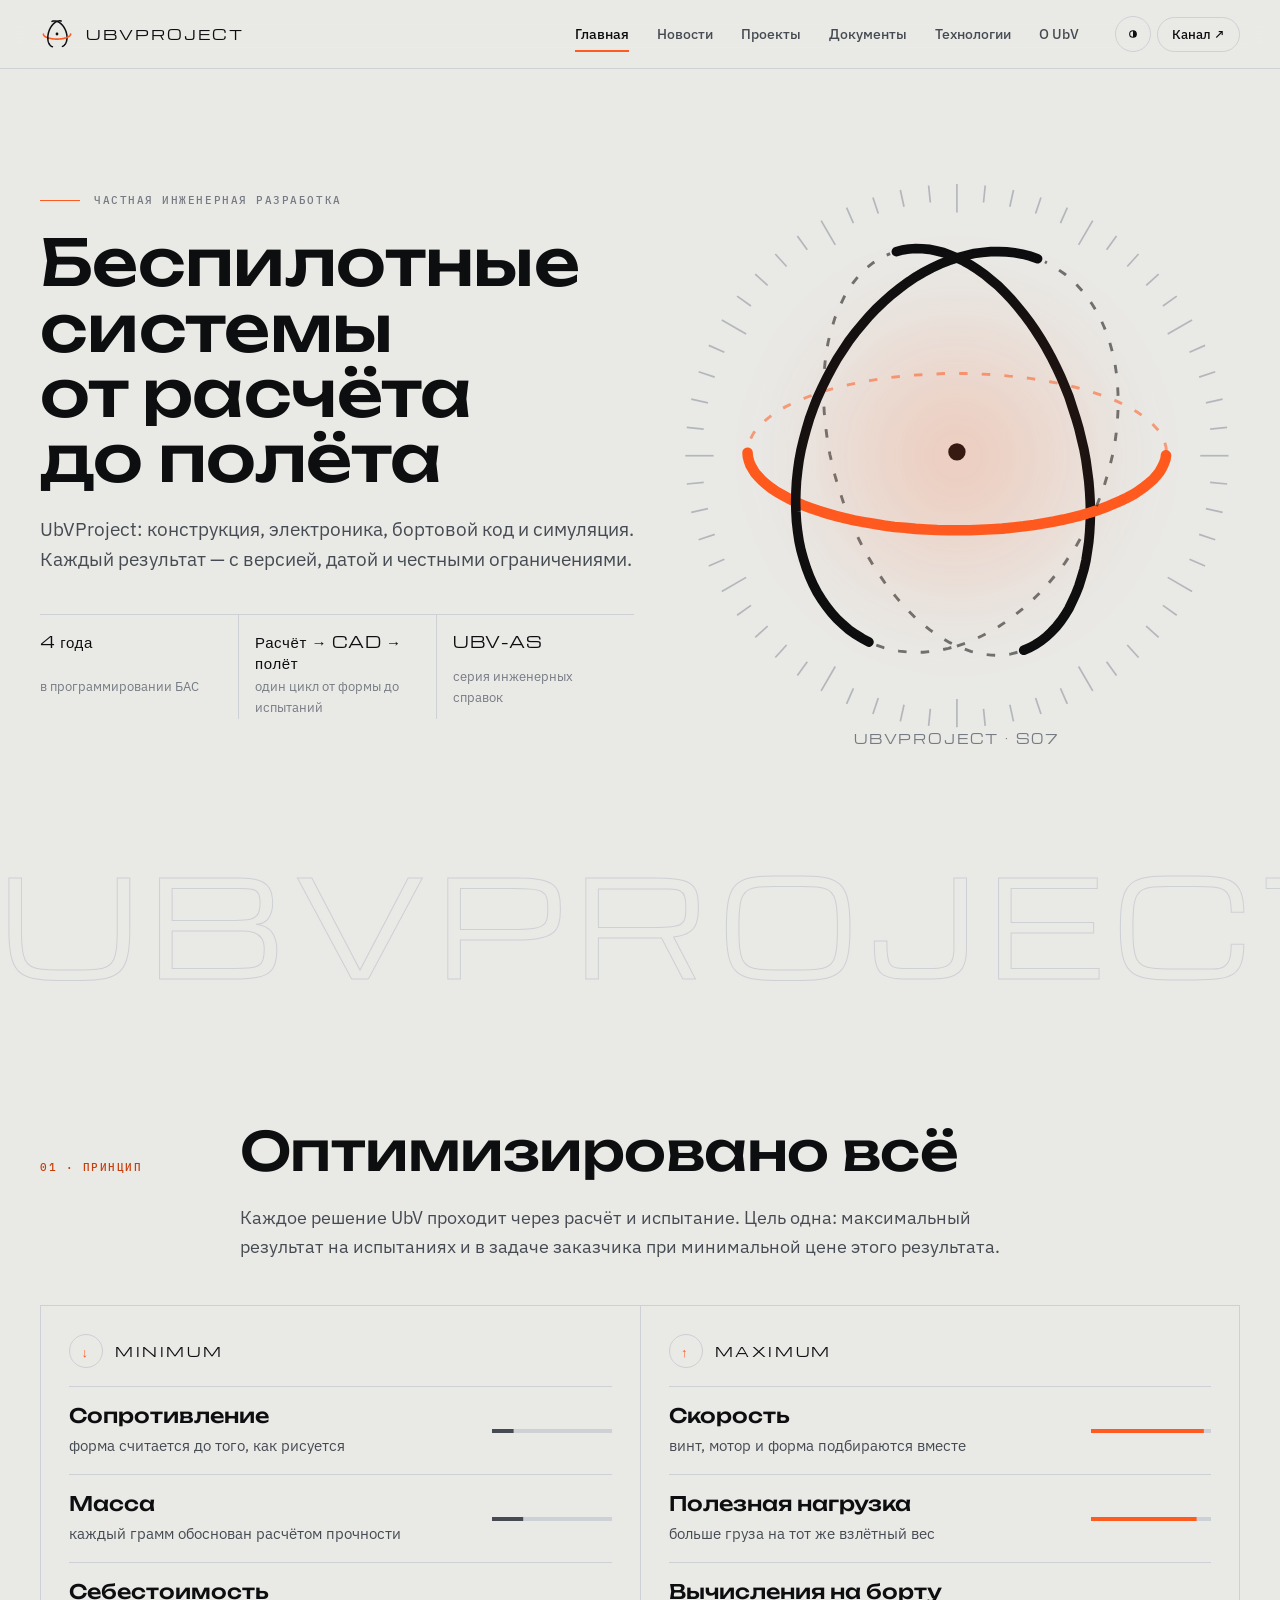
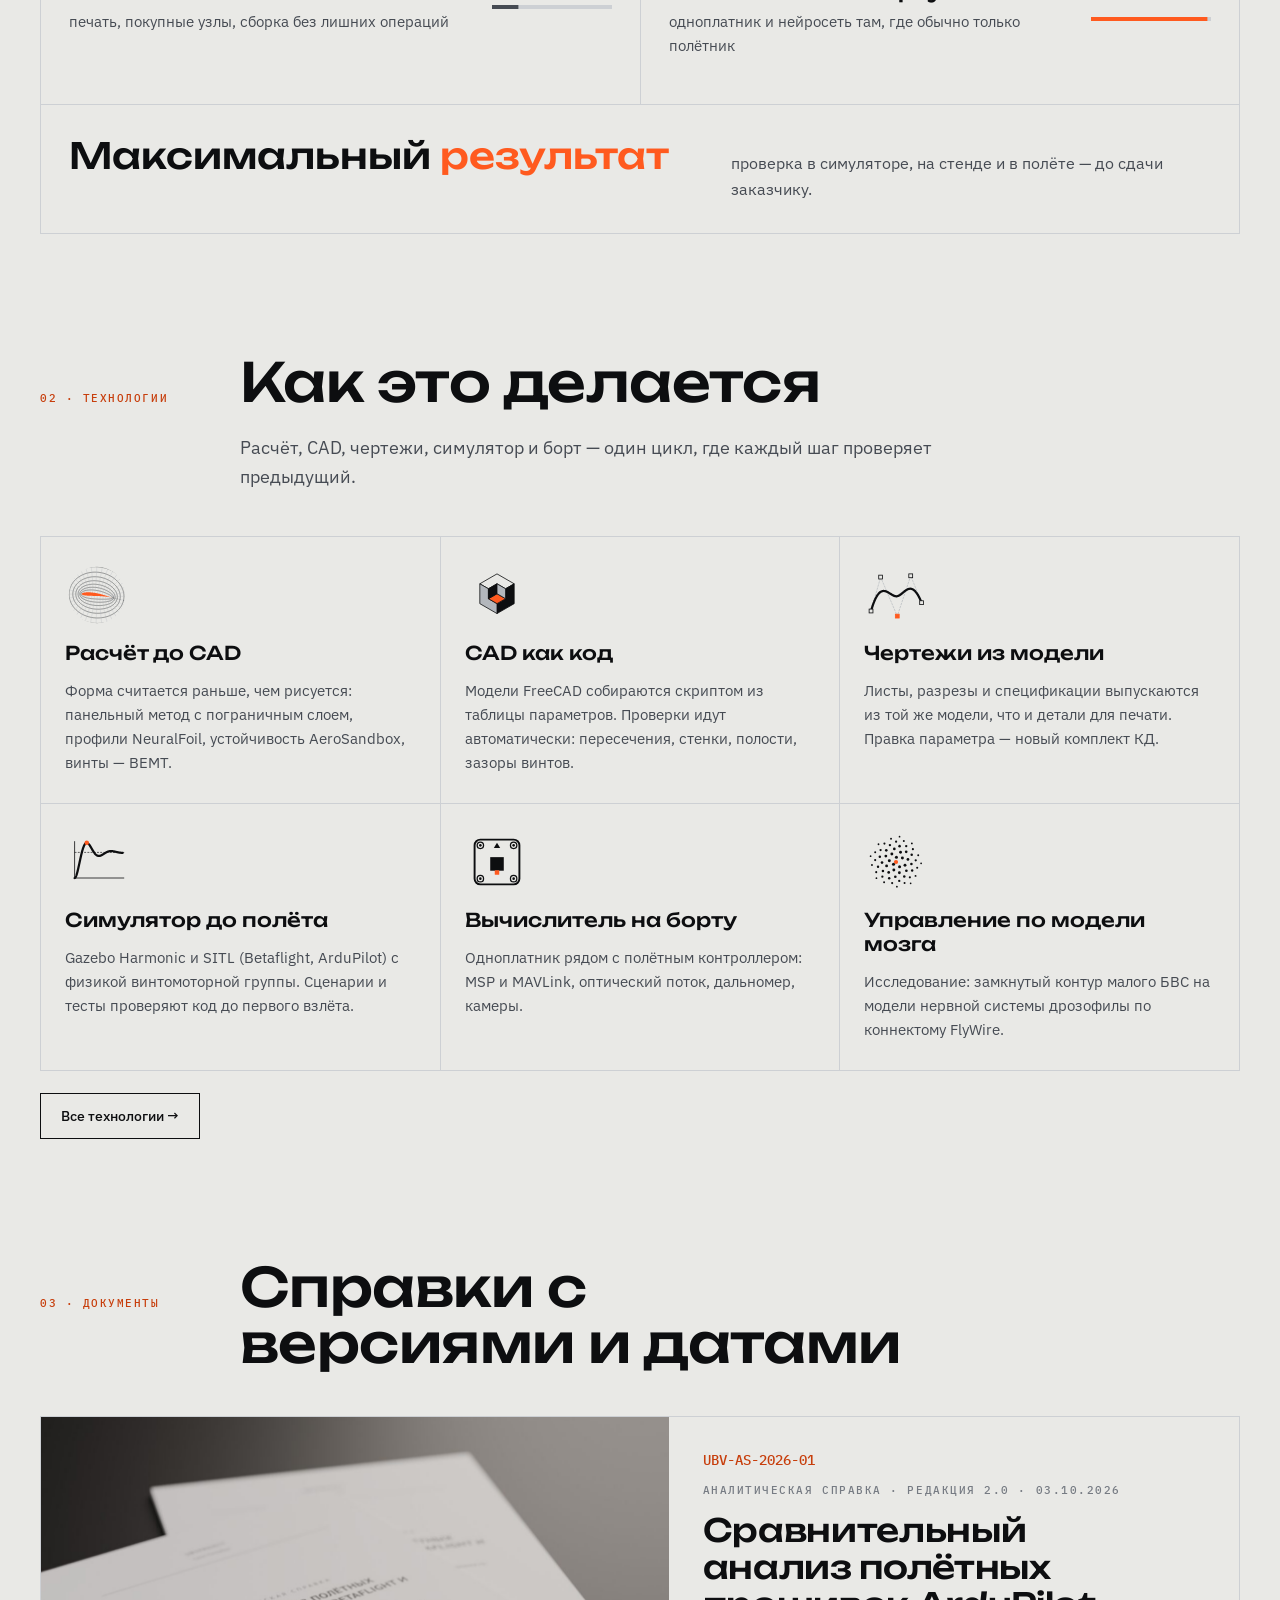
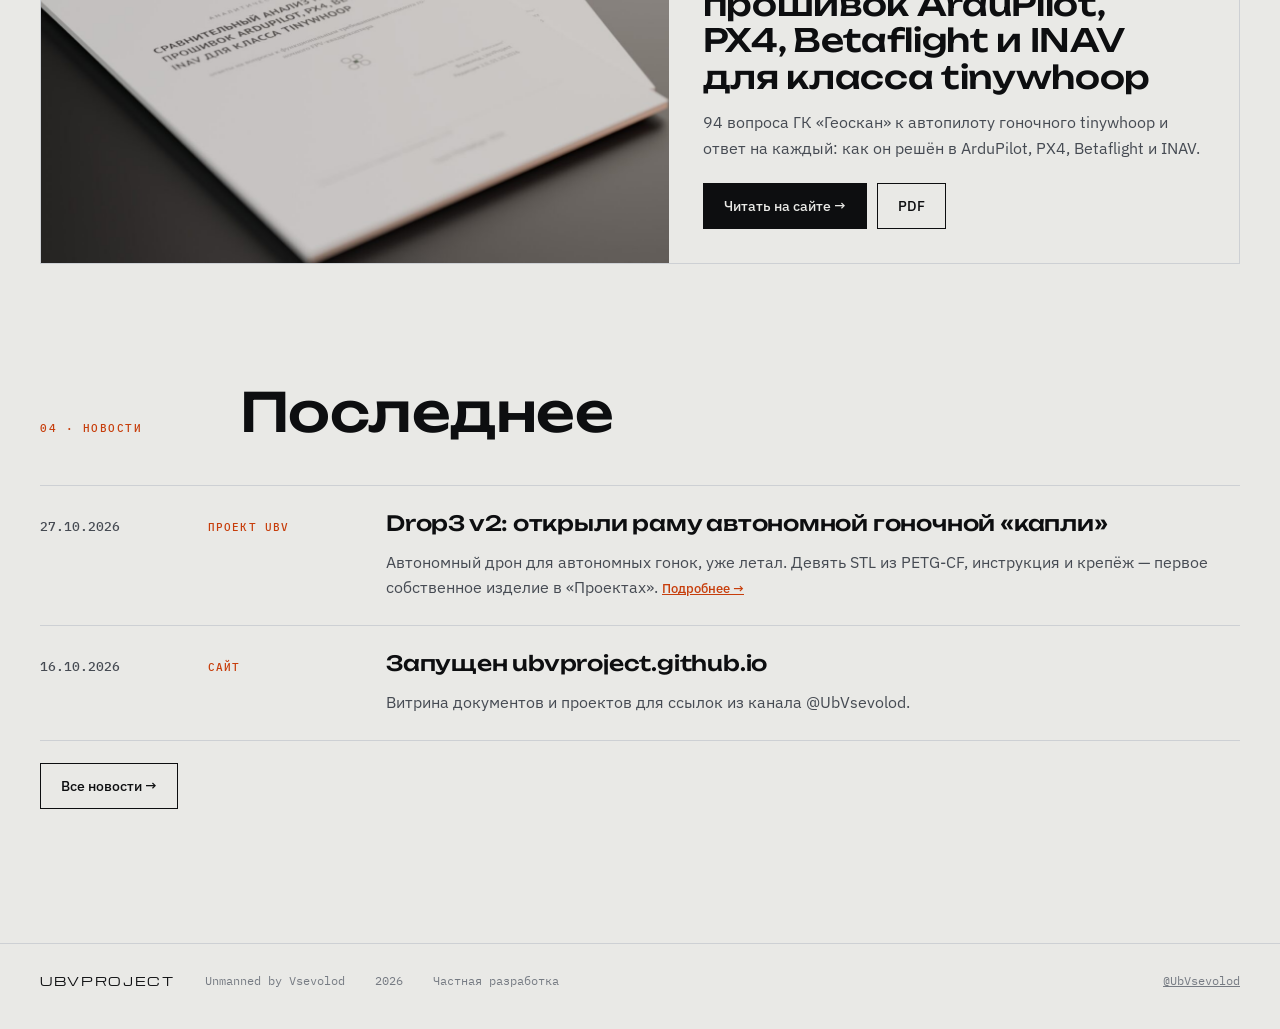
<file: index.html>
<!doctype html>
<html lang="ru"><head><meta charset="utf-8"><meta name="viewport" content="width=device-width, initial-scale=1, viewport-fit=cover"><title>UBVPROJECT — инженерные системы и беспилотники</title><meta name="description" content="UbVProject — конструкция, электроника, бортовой код и симуляция. Каждый результат — с версией, датой и честными ограничениями."><link rel="canonical" href="https://ubvproject.github.io/"><meta property="og:site_name" content="UBVPROJECT"><meta property="og:locale" content="ru_RU"><meta property="og:type" content="website"><meta property="og:title" content="UBVPROJECT — инженерные системы и беспилотники"><meta property="og:description" content="UbVProject — конструкция, электроника, бортовой код и симуляция. Каждый результат — с версией, датой и честными ограничениями."><meta property="og:url" content="https://ubvproject.github.io/"><meta property="og:image" content="https://ubvproject.github.io/assets/og/home.png"><meta property="og:image:width" content="1200"><meta property="og:image:height" content="630"><meta name="twitter:card" content="summary_large_image"><meta name="theme-color" content="#0D0E10"><link rel="icon" href="assets/logo.svg" type="image/svg+xml"><link rel="preconnect" href="https://fonts.googleapis.com"><link rel="preconnect" href="https://fonts.gstatic.com" crossorigin><link rel="stylesheet" href="https://fonts.googleapis.com/css2?family=IBM+Plex+Mono:wght@400;500&family=IBM+Plex+Sans:wght@400;500;600&family=Michroma&family=Unbounded:wght@400;500;600&display=swap"><link rel="stylesheet" href="assets/site.css"></head><body><header class="top"><div class="wrap"><a class="brand" href="#home" data-go="home" aria-label="UBVPROJECT — на главную"><svg viewBox="0 0 200 200" class="sym" data-gimbal='{"w":9,"speed":14,"hover":false,"hidden":false}'></svg><span class="word">UBVPROJECT</span></a><nav class="tabs" aria-label="Разделы"><button type="button" data-tab-btn="home">Главная</button><button type="button" data-tab-btn="news">Новости</button><button type="button" data-tab-btn="projects">Проекты</button><button type="button" data-tab-btn="docs">Документы</button><button type="button" data-tab-btn="tech">Технологии</button><button type="button" data-tab-btn="about">О UbV</button><i class="ink"></i></nav><div class="tools"><button class="icon-btn" type="button" data-act="theme" aria-label="Сменить тему"><svg viewBox="0 0 24 24" aria-hidden="true"><circle cx="12" cy="12" r="5" fill="none" stroke="currentColor" stroke-width="1.6"/><path d="M12 7a5 5 0 0 1 0 10Z" fill="currentColor"/></svg></button><a class="tg" href="https://t.me/UbVsevolod" rel="noopener">Канал ↗</a></div></div></header><main>
<section data-tab="home"><div class="heroA"><div class="wrap"><div><div class="kick"><i></i><span class="label">Частная инженерная разработка</span></div><h1><span><em>Беспилотные системы</em></span><span><em>от расчёта</em></span><span><em>до полёта</em></span></h1><p class="lead">UbVProject: конструкция, электроника, бортовой код и симуляция. Каждый результат — с версией, датой и честными ограничениями.</p><div class="facts num"><div><b>4 года</b><span>в программировании БАС</span></div><div><b>Расчёт → CAD → полёт</b><span>один цикл от формы до испытаний</span></div><div><b>UBV-AS</b><span>серия инженерных справок</span></div></div></div><div class="stage"><div class="halo"></div><svg class="ticks sym" viewBox="0 0 200 200" aria-hidden="true"><g class="s-m" stroke-width=".6" fill="none"><path d="M196.0 100.0L186.0 100.0"/><path d="M195.5 110.0L189.5 109.4"/><path d="M193.9 120.0L188.0 118.7"/><path d="M191.3 129.7L185.6 127.8"/><path d="M187.7 139.0L182.2 136.6"/><path d="M183.1 148.0L174.5 143.0"/><path d="M177.7 156.4L172.8 152.9"/><path d="M171.3 164.2L166.9 160.2"/><path d="M164.2 171.3L160.2 166.9"/><path d="M156.4 177.7L152.9 172.8"/><path d="M148.0 183.1L143.0 174.5"/><path d="M139.0 187.7L136.6 182.2"/><path d="M129.7 191.3L127.8 185.6"/><path d="M120.0 193.9L118.7 188.0"/><path d="M110.0 195.5L109.4 189.5"/><path d="M100.0 196.0L100.0 186.0"/><path d="M90.0 195.5L90.6 189.5"/><path d="M80.0 193.9L81.3 188.0"/><path d="M70.3 191.3L72.2 185.6"/><path d="M61.0 187.7L63.4 182.2"/><path d="M52.0 183.1L57.0 174.5"/><path d="M43.6 177.7L47.1 172.8"/><path d="M35.8 171.3L39.8 166.9"/><path d="M28.7 164.2L33.1 160.2"/><path d="M22.3 156.4L27.2 152.9"/><path d="M16.9 148.0L25.5 143.0"/><path d="M12.3 139.0L17.8 136.6"/><path d="M8.7 129.7L14.4 127.8"/><path d="M6.1 120.0L12.0 118.7"/><path d="M4.5 110.0L10.5 109.4"/><path d="M4.0 100.0L14.0 100.0"/><path d="M4.5 90.0L10.5 90.6"/><path d="M6.1 80.0L12.0 81.3"/><path d="M8.7 70.3L14.4 72.2"/><path d="M12.3 61.0L17.8 63.4"/><path d="M16.9 52.0L25.5 57.0"/><path d="M22.3 43.6L27.2 47.1"/><path d="M28.7 35.8L33.1 39.8"/><path d="M35.8 28.7L39.8 33.1"/><path d="M43.6 22.3L47.1 27.2"/><path d="M52.0 16.9L57.0 25.5"/><path d="M61.0 12.3L63.4 17.8"/><path d="M70.3 8.7L72.2 14.4"/><path d="M80.0 6.1L81.3 12.0"/><path d="M90.0 4.5L90.6 10.5"/><path d="M100.0 4.0L100.0 14.0"/><path d="M110.0 4.5L109.4 10.5"/><path d="M120.0 6.1L118.7 12.0"/><path d="M129.7 8.7L127.8 14.4"/><path d="M139.0 12.3L136.6 17.8"/><path d="M148.0 16.9L143.0 25.5"/><path d="M156.4 22.3L152.9 27.2"/><path d="M164.2 28.7L160.2 33.1"/><path d="M171.3 35.8L166.9 39.8"/><path d="M177.7 43.6L172.8 47.1"/><path d="M183.1 52.0L174.5 57.0"/><path d="M187.7 61.0L182.2 63.4"/><path d="M191.3 70.3L185.6 72.2"/><path d="M193.9 80.0L188.0 81.3"/><path d="M195.5 90.0L189.5 90.6"/></g></svg><svg viewBox="0 0 200 200" class="sym" role="img" aria-label="Знак UBVPROJECT — карданов подвес" data-gimbal='{"w":3.4,"speed":10,"R":74}'></svg><span class="wm word">UBVPROJECT · S07</span></div></div></div><div class="bigword" aria-hidden="true">UBVPROJECT</div>
  <div class="wrap sec"><div class="sec-h reveal"><span class="label">01 · Принцип</span><h2>Оптимизировано всё</h2><p>Каждое решение UbV проходит через расчёт и испытание. Цель одна: максимальный результат на испытаниях и в задаче заказчика при минимальной цене этого результата.</p></div><div class="opt reveal"><div class="min"><div class="dir"><i>↓</i>MINIMUM</div><ul><li><b>Сопротивление</b><span>форма считается до того, как рисуется</span><i class="bar" style="--v:0.18"></i></li><li><b>Масса</b><span>каждый грамм обоснован расчётом прочности</span><i class="bar" style="--v:0.26"></i></li><li><b>Себестоимость</b><span>печать, покупные узлы, сборка без лишних операций</span><i class="bar" style="--v:0.22"></i></li></ul></div><div class="max"><div class="dir"><i>↑</i>MAXIMUM</div><ul><li><b>Скорость</b><span>винт, мотор и форма подбираются вместе</span><i class="bar" style="--v:0.94"></i></li><li><b>Полезная нагрузка</b><span>больше груза на тот же взлётный вес</span><i class="bar" style="--v:0.88"></i></li><li><b>Вычисления на борту</b><span>одноплатник и нейросеть там, где обычно только полётник</span><i class="bar" style="--v:0.97"></i></li></ul></div><div class="result"><b>Максимальный <em>результат</em></b><span>проверка в симуляторе, на стенде и в полёте — до сдачи заказчику.</span></div></div></div>
  <div class="wrap sec"><div class="sec-h reveal"><span class="label">02 · Технологии</span><h2>Как это делается</h2><p>Расчёт, CAD, чертежи, симулятор и борт — один цикл, где каждый шаг проверяет предыдущий.</p></div><div class="techs"><div class="tech reveal"><svg viewBox="0 0 200 200" class="sym" aria-hidden="true"><defs><clipPath id="o-grid-cp-og"><circle cx="100" cy="100" r="88"/></clipPath></defs><g clip-path="url(#o-grid-cp-og)"><path class="s-i" d="M148.9 108.8 L149.0 108.6 L149.0 108.3 L149.0 108.0 L148.9 107.7 L148.8 107.4 L148.7 107.1 L148.5 106.8 L148.3 106.4 L148.0 106.1 L147.8 105.8 L147.5 105.4 L147.1 105.0 L146.7 104.7 L146.3 104.3 L145.9 103.9 L145.4 103.5 L144.9 103.1 L144.4 102.7 L143.8 102.3 L143.2 101.9 L142.6 101.5 L141.9 101.1 L141.2 100.7 L140.5 100.2 L139.8 99.8 L139.0 99.4 L138.2 98.9 L137.4 98.5 L136.6 98.1 L135.7 97.6 L134.8 97.2 L133.9 96.7 L133.0 96.3 L132.1 95.9 L131.1 95.4 L130.1 95.0 L129.1 94.6 L128.1 94.2 L127.0 93.7 L126.0 93.3 L124.9 92.9 L123.8 92.5 L122.7 92.1 L121.6 91.7 L120.5 91.3 L119.4 90.9 L118.2 90.5 L117.1 90.2 L115.9 89.8 L114.7 89.5 L113.5 89.1 L112.3 88.8 L111.1 88.4 L109.9 88.1 L108.7 87.8 L107.5 87.5 L106.3 87.2 L105.1 87.0 L103.8 86.7 L102.6 86.5 L101.4 86.2 L100.2 86.0 L98.9 85.8 L97.7 85.6 L96.5 85.4 L95.3 85.2 L94.0 85.1 L92.8 84.9 L91.6 84.8 L90.4 84.7 L89.2 84.5 L88.0 84.5 L86.8 84.4 L85.7 84.3 L84.5 84.3 L83.3 84.2 L82.2 84.2 L81.1 84.2 L79.9 84.2 L78.8 84.2 L77.7 84.2 L76.6 84.3 L75.5 84.3 L74.5 84.4 L73.4 84.5 L72.4 84.6 L71.4 84.7 L70.4 84.8 L69.4 85.0 L68.5 85.1 L67.5 85.3 L66.6 85.5 L65.7 85.7 L64.8 85.9 L64.0 86.1 L63.1 86.3 L62.3 86.5 L61.5 86.8 L60.7 87.0 L60.0 87.3 L59.3 87.6 L58.5 87.9 L57.9 88.2 L57.2 88.5 L56.6 88.8 L56.0 89.1 L55.4 89.5 L54.9 89.8 L54.3 90.1 L53.8 90.5 L53.4 90.9 L52.9 91.2 L52.5 91.6 L52.1 92.0 L51.8 92.3 L51.5 92.7 L51.2 93.1 L50.9 93.5 L50.7 93.9 L50.5 94.3 L50.3 94.7 L50.1 95.1 L50.0 95.5 L49.9 95.9 L49.9 96.4 L49.9 96.8 L49.9 97.2 L49.9 97.6 L50.0 98.0 L50.1 98.4 L50.2 98.8 L50.4 99.2 L50.6 99.6 L50.8 100.0 L51.1 100.4 L51.4 100.8 L51.7 101.2 L52.1 101.6 L52.5 102.0 L52.9 102.4 L53.3 102.8 L53.8 103.1 L54.3 103.5 L54.8 103.9 L55.4 104.2 L56.0 104.6 L56.7 104.9 L57.3 105.2 L58.0 105.6 L58.7 105.9 L59.5 106.2 L60.2 106.5 L61.1 106.8 L61.9 107.1 L62.7 107.4 L63.6 107.7 L64.5 108.0 L65.5 108.2 L66.4 108.5 L67.4 108.7 L68.4 109.0 L69.5 109.2 L70.5 109.4 L71.6 109.7 L72.7 109.9 L73.8 110.1 L75.0 110.3 L76.1 110.5 L77.3 110.6 L78.5 110.8 L79.7 111.0 L81.0 111.1 L82.2 111.3 L83.5 111.4 L84.8 111.6 L86.1 111.7 L87.4 111.8 L88.7 111.9 L90.0 112.1 L91.4 112.2 L92.7 112.3 L94.1 112.3 L95.4 112.4 L96.8 112.5 L98.2 112.6 L99.5 112.7 L100.9 112.7 L102.3 112.8 L103.7 112.8 L105.0 112.9 L106.4 112.9 L107.8 113.0 L109.1 113.0 L110.5 113.0 L111.9 113.1 L113.2 113.1 L114.5 113.1 L115.9 113.1 L117.2 113.1 L118.5 113.1 L119.8 113.1 L121.0 113.1 L122.3 113.1 L123.5 113.1 L124.7 113.1 L125.9 113.1 L127.1 113.1 L128.3 113.1 L129.4 113.0 L130.5 113.0 L131.6 112.9 L132.6 112.9 L133.7 112.8 L134.7 112.8 L135.6 112.7 L136.6 112.7 L137.5 112.6 L138.4 112.5 L139.2 112.4 L140.1 112.3 L140.8 112.2 L141.6 112.1 L142.3 112.0 L143.0 111.9 L143.6 111.8 L144.3 111.6 L144.8 111.5 L145.4 111.3 L145.9 111.2 L146.3 111.0 L146.8 110.8 L147.2 110.6 L147.5 110.4 L147.8 110.2 L148.1 110.0 L148.3 109.8 L148.5 109.6 L148.7 109.3 L148.8 109.1 L148.9 108.8M151.7 109.5 L151.8 109.0 L151.8 108.4 L151.9 107.9 L151.9 107.3 L151.8 106.8 L151.8 106.2 L151.6 105.6 L151.5 105.1 L151.3 104.5 L151.1 103.9 L150.8 103.3 L150.5 102.7 L150.1 102.1 L149.8 101.5 L149.4 100.8 L148.9 100.2 L148.4 99.6 L147.9 99.0 L147.4 98.4 L146.8 97.7 L146.2 97.1 L145.6 96.5 L144.9 95.9 L144.2 95.2 L143.4 94.6 L142.7 94.0 L141.9 93.4 L141.1 92.7 L140.2 92.1 L139.3 91.5 L138.4 90.9 L137.5 90.3 L136.6 89.7 L135.6 89.1 L134.6 88.6 L133.6 88.0 L132.5 87.4 L131.5 86.9 L130.4 86.3 L129.3 85.8 L128.2 85.2 L127.0 84.7 L125.9 84.2 L124.7 83.7 L123.5 83.2 L122.3 82.7 L121.1 82.3 L119.9 81.8 L118.6 81.4 L117.4 81.0 L116.1 80.6 L114.8 80.2 L113.5 79.8 L112.2 79.4 L110.9 79.1 L109.6 78.7 L108.3 78.4 L107.0 78.1 L105.7 77.8 L104.4 77.6 L103.0 77.3 L101.7 77.1 L100.4 76.9 L99.0 76.7 L97.7 76.5 L96.4 76.4 L95.0 76.2 L93.7 76.1 L92.4 76.0 L91.1 75.9 L89.8 75.9 L88.5 75.8 L87.2 75.8 L85.9 75.8 L84.6 75.8 L83.3 75.8 L82.0 75.9 L80.8 75.9 L79.6 76.0 L78.3 76.1 L77.1 76.2 L75.9 76.4 L74.7 76.5 L73.6 76.7 L72.4 76.9 L71.3 77.1 L70.1 77.4 L69.0 77.6 L68.0 77.9 L66.9 78.2 L65.9 78.5 L64.8 78.8 L63.8 79.1 L62.9 79.5 L61.9 79.8 L61.0 80.2 L60.1 80.6 L59.2 81.0 L58.3 81.5 L57.5 81.9 L56.7 82.4 L55.9 82.8 L55.1 83.3 L54.4 83.8 L53.7 84.3 L53.1 84.8 L52.4 85.3 L51.8 85.9 L51.2 86.4 L50.7 87.0 L50.2 87.5 L49.7 88.1 L49.2 88.7 L48.8 89.3 L48.4 89.9 L48.0 90.5 L47.7 91.1 L47.4 91.7 L47.1 92.3 L46.9 92.9 L46.7 93.5 L46.5 94.2 L46.4 94.8 L46.3 95.4 L46.3 96.1 L46.2 96.7 L46.2 97.4 L46.3 98.0 L46.4 98.6 L46.5 99.3 L46.6 99.9 L46.8 100.5 L47.0 101.2 L47.3 101.8 L47.5 102.4 L47.9 103.1 L48.2 103.7 L48.6 104.3 L49.0 104.9 L49.5 105.5 L49.9 106.1 L50.5 106.7 L51.0 107.3 L51.6 107.9 L52.2 108.5 L52.9 109.0 L53.6 109.6 L54.3 110.1 L55.0 110.7 L55.8 111.2 L56.6 111.7 L57.4 112.2 L58.3 112.7 L59.2 113.2 L60.1 113.7 L61.1 114.2 L62.0 114.6 L63.0 115.1 L64.1 115.5 L65.1 115.9 L66.2 116.3 L67.3 116.7 L68.4 117.1 L69.6 117.5 L70.8 117.9 L72.0 118.2 L73.2 118.5 L74.4 118.9 L75.7 119.2 L76.9 119.5 L78.2 119.8 L79.5 120.0 L80.8 120.3 L82.2 120.5 L83.5 120.8 L84.9 121.0 L86.3 121.2 L87.7 121.4 L89.1 121.5 L90.5 121.7 L91.9 121.9 L93.3 122.0 L94.7 122.1 L96.2 122.2 L97.6 122.3 L99.0 122.4 L100.5 122.5 L101.9 122.6 L103.3 122.6 L104.8 122.6 L106.2 122.7 L107.6 122.7 L109.1 122.7 L110.5 122.7 L111.9 122.6 L113.3 122.6 L114.7 122.5 L116.1 122.5 L117.4 122.4 L118.8 122.3 L120.1 122.2 L121.4 122.1 L122.8 122.0 L124.0 121.8 L125.3 121.7 L126.6 121.5 L127.8 121.4 L129.0 121.2 L130.2 121.0 L131.4 120.8 L132.5 120.6 L133.6 120.3 L134.7 120.1 L135.8 119.9 L136.8 119.6 L137.8 119.3 L138.8 119.0 L139.7 118.7 L140.6 118.4 L141.5 118.1 L142.4 117.8 L143.2 117.4 L144.0 117.1 L144.7 116.7 L145.4 116.4 L146.1 116.0 L146.7 115.6 L147.3 115.2 L147.9 114.8 L148.4 114.3 L148.9 113.9 L149.4 113.4 L149.8 113.0 L150.2 112.5 L150.5 112.0 L150.8 111.6 L151.1 111.1 L151.3 110.6 L151.5 110.0 L151.7 109.5M156.3 110.6 L156.4 109.8 L156.6 109.0 L156.7 108.2 L156.7 107.4 L156.7 106.5 L156.7 105.7 L156.6 104.8 L156.5 104.0 L156.3 103.1 L156.1 102.3 L155.9 101.4 L155.6 100.5 L155.3 99.7 L154.9 98.8 L154.5 97.9 L154.1 97.1 L153.6 96.2 L153.1 95.3 L152.6 94.4 L152.0 93.6 L151.4 92.7 L150.7 91.9 L150.0 91.0 L149.3 90.2 L148.5 89.3 L147.7 88.5 L146.9 87.6 L146.0 86.8 L145.2 86.0 L144.2 85.2 L143.3 84.4 L142.3 83.6 L141.3 82.8 L140.3 82.1 L139.2 81.3 L138.1 80.6 L137.0 79.8 L135.9 79.1 L134.7 78.4 L133.5 77.7 L132.3 77.1 L131.1 76.4 L129.8 75.8 L128.5 75.2 L127.3 74.5 L125.9 74.0 L124.6 73.4 L123.3 72.8 L121.9 72.3 L120.5 71.8 L119.2 71.3 L117.8 70.8 L116.3 70.4 L114.9 70.0 L113.5 69.6 L112.1 69.2 L110.6 68.8 L109.1 68.5 L107.7 68.2 L106.2 67.9 L104.7 67.6 L103.3 67.3 L101.8 67.1 L100.3 66.9 L98.8 66.8 L97.4 66.6 L95.9 66.5 L94.4 66.4 L92.9 66.3 L91.5 66.3 L90.0 66.2 L88.5 66.2 L87.1 66.3 L85.6 66.3 L84.2 66.4 L82.8 66.5 L81.4 66.6 L80.0 66.8 L78.6 66.9 L77.2 67.1 L75.8 67.3 L74.5 67.6 L73.2 67.9 L71.8 68.2 L70.5 68.5 L69.3 68.8 L68.0 69.2 L66.8 69.6 L65.6 70.0 L64.4 70.4 L63.2 70.9 L62.0 71.3 L60.9 71.8 L59.8 72.3 L58.7 72.9 L57.7 73.4 L56.6 74.0 L55.6 74.6 L54.7 75.2 L53.7 75.8 L52.8 76.5 L51.9 77.1 L51.1 77.8 L50.3 78.5 L49.5 79.2 L48.7 80.0 L48.0 80.7 L47.3 81.4 L46.6 82.2 L46.0 83.0 L45.4 83.8 L44.9 84.6 L44.3 85.4 L43.9 86.2 L43.4 87.0 L43.0 87.9 L42.6 88.7 L42.3 89.6 L42.0 90.5 L41.7 91.3 L41.5 92.2 L41.3 93.1 L41.1 94.0 L41.0 94.8 L41.0 95.7 L40.9 96.6 L40.9 97.5 L41.0 98.4 L41.0 99.3 L41.2 100.2 L41.3 101.1 L41.5 102.0 L41.7 102.9 L42.0 103.7 L42.3 104.6 L42.7 105.5 L43.0 106.4 L43.5 107.2 L43.9 108.1 L44.4 108.9 L45.0 109.8 L45.5 110.6 L46.1 111.4 L46.8 112.3 L47.5 113.1 L48.2 113.9 L48.9 114.7 L49.7 115.4 L50.5 116.2 L51.4 117.0 L52.3 117.7 L53.2 118.4 L54.1 119.1 L55.1 119.8 L56.1 120.5 L57.1 121.2 L58.2 121.8 L59.3 122.5 L60.4 123.1 L61.6 123.7 L62.8 124.3 L64.0 124.9 L65.2 125.4 L66.5 125.9 L67.8 126.5 L69.1 127.0 L70.4 127.4 L71.7 127.9 L73.1 128.3 L74.5 128.8 L75.9 129.2 L77.3 129.6 L78.7 129.9 L80.2 130.3 L81.7 130.6 L83.1 130.9 L84.6 131.2 L86.1 131.4 L87.6 131.7 L89.2 131.9 L90.7 132.1 L92.2 132.3 L93.8 132.4 L95.3 132.6 L96.9 132.7 L98.4 132.8 L100.0 132.9 L101.5 132.9 L103.1 133.0 L104.6 133.0 L106.2 133.0 L107.7 133.0 L109.3 132.9 L110.8 132.9 L112.3 132.8 L113.8 132.7 L115.3 132.5 L116.8 132.4 L118.3 132.2 L119.8 132.0 L121.2 131.8 L122.7 131.6 L124.1 131.4 L125.5 131.1 L126.9 130.8 L128.2 130.5 L129.6 130.2 L130.9 129.9 L132.2 129.5 L133.4 129.1 L134.7 128.7 L135.9 128.3 L137.1 127.9 L138.2 127.5 L139.4 127.0 L140.5 126.5 L141.5 126.0 L142.6 125.5 L143.6 125.0 L144.6 124.4 L145.5 123.9 L146.4 123.3 L147.3 122.7 L148.1 122.1 L148.9 121.5 L149.7 120.8 L150.4 120.2 L151.1 119.5 L151.8 118.9 L152.4 118.2 L152.9 117.5 L153.5 116.7 L154.0 116.0 L154.4 115.3 L154.8 114.5 L155.2 113.8 L155.5 113.0 L155.8 112.2 L156.1 111.4 L156.3 110.6M162.9 112.1 L163.1 111.0 L163.3 109.9 L163.4 108.8 L163.5 107.7 L163.6 106.5 L163.6 105.4 L163.5 104.2 L163.4 103.1 L163.3 101.9 L163.1 100.8 L162.9 99.6 L162.6 98.5 L162.3 97.3 L162.0 96.2 L161.6 95.0 L161.1 93.9 L160.6 92.7 L160.1 91.6 L159.5 90.4 L158.9 89.3 L158.2 88.2 L157.6 87.0 L156.8 85.9 L156.0 84.8 L155.2 83.7 L154.4 82.6 L153.5 81.6 L152.6 80.5 L151.6 79.5 L150.6 78.4 L149.6 77.4 L148.5 76.4 L147.4 75.4 L146.3 74.4 L145.1 73.5 L143.9 72.5 L142.7 71.6 L141.4 70.7 L140.1 69.8 L138.8 69.0 L137.5 68.1 L136.1 67.3 L134.7 66.5 L133.3 65.8 L131.9 65.0 L130.4 64.3 L128.9 63.6 L127.4 62.9 L125.9 62.3 L124.4 61.6 L122.8 61.1 L121.3 60.5 L119.7 60.0 L118.1 59.4 L116.5 59.0 L114.9 58.5 L113.2 58.1 L111.6 57.7 L109.9 57.3 L108.3 57.0 L106.6 56.7 L105.0 56.4 L103.3 56.2 L101.6 56.0 L100.0 55.8 L98.3 55.7 L96.6 55.5 L94.9 55.5 L93.3 55.4 L91.6 55.4 L89.9 55.4 L88.3 55.4 L86.6 55.5 L85.0 55.6 L83.4 55.8 L81.7 55.9 L80.1 56.1 L78.5 56.4 L77.0 56.6 L75.4 56.9 L73.8 57.3 L72.3 57.6 L70.8 58.0 L69.3 58.4 L67.8 58.9 L66.3 59.4 L64.9 59.9 L63.5 60.4 L62.1 61.0 L60.7 61.6 L59.4 62.2 L58.1 62.8 L56.8 63.5 L55.5 64.2 L54.3 64.9 L53.1 65.7 L51.9 66.5 L50.7 67.3 L49.6 68.1 L48.5 68.9 L47.5 69.8 L46.5 70.7 L45.5 71.6 L44.6 72.5 L43.7 73.4 L42.8 74.4 L41.9 75.4 L41.2 76.4 L40.4 77.4 L39.7 78.4 L39.0 79.5 L38.4 80.6 L37.8 81.6 L37.2 82.7 L36.7 83.8 L36.2 84.9 L35.8 86.0 L35.4 87.2 L35.0 88.3 L34.7 89.5 L34.4 90.6 L34.2 91.8 L34.0 92.9 L33.9 94.1 L33.8 95.3 L33.7 96.5 L33.7 97.6 L33.8 98.8 L33.8 100.0 L34.0 101.2 L34.1 102.3 L34.3 103.5 L34.6 104.7 L34.9 105.9 L35.2 107.0 L35.6 108.2 L36.1 109.3 L36.5 110.5 L37.0 111.6 L37.6 112.7 L38.2 113.8 L38.8 114.9 L39.5 116.0 L40.2 117.1 L41.0 118.2 L41.8 119.3 L42.6 120.3 L43.5 121.3 L44.4 122.3 L45.3 123.3 L46.3 124.3 L47.4 125.3 L48.4 126.2 L49.5 127.1 L50.6 128.1 L51.8 128.9 L53.0 129.8 L54.2 130.7 L55.5 131.5 L56.8 132.3 L58.1 133.1 L59.4 133.8 L60.8 134.6 L62.2 135.3 L63.6 135.9 L65.1 136.6 L66.6 137.2 L68.1 137.9 L69.6 138.4 L71.1 139.0 L72.7 139.5 L74.3 140.0 L75.9 140.5 L77.5 141.0 L79.1 141.4 L80.8 141.8 L82.4 142.2 L84.1 142.5 L85.8 142.8 L87.5 143.1 L89.2 143.4 L90.9 143.6 L92.6 143.8 L94.3 143.9 L96.1 144.1 L97.8 144.2 L99.5 144.3 L101.2 144.3 L103.0 144.4 L104.7 144.4 L106.4 144.3 L108.1 144.3 L109.8 144.2 L111.5 144.1 L113.2 143.9 L114.9 143.7 L116.6 143.5 L118.2 143.3 L119.9 143.0 L121.5 142.7 L123.1 142.4 L124.7 142.1 L126.3 141.7 L127.9 141.3 L129.4 140.9 L130.9 140.4 L132.4 140.0 L133.9 139.5 L135.3 138.9 L136.7 138.4 L138.1 137.8 L139.5 137.2 L140.8 136.6 L142.1 135.9 L143.4 135.2 L144.6 134.5 L145.8 133.8 L147.0 133.1 L148.2 132.3 L149.3 131.5 L150.3 130.7 L151.4 129.9 L152.3 129.1 L153.3 128.2 L154.2 127.3 L155.1 126.4 L155.9 125.5 L156.7 124.5 L157.5 123.6 L158.2 122.6 L158.9 121.6 L159.5 120.6 L160.1 119.6 L160.6 118.6 L161.1 117.5 L161.5 116.5 L162.0 115.4 L162.3 114.3 L162.6 113.2 L162.9 112.1M171.7 114.1 L172.0 112.7 L172.2 111.2 L172.4 109.8 L172.6 108.3 L172.7 106.8 L172.7 105.3 L172.7 103.9 L172.6 102.4 L172.5 100.9 L172.3 99.4 L172.1 97.9 L171.8 96.4 L171.5 94.9 L171.1 93.5 L170.7 92.0 L170.2 90.5 L169.7 89.0 L169.1 87.6 L168.5 86.1 L167.8 84.7 L167.1 83.2 L166.4 81.8 L165.5 80.4 L164.7 79.0 L163.8 77.6 L162.8 76.3 L161.9 74.9 L160.8 73.6 L159.8 72.3 L158.6 71.0 L157.5 69.7 L156.3 68.4 L155.1 67.2 L153.8 66.0 L152.5 64.8 L151.1 63.6 L149.8 62.4 L148.3 61.3 L146.9 60.2 L145.4 59.2 L143.9 58.1 L142.4 57.1 L140.8 56.2 L139.2 55.2 L137.6 54.3 L135.9 53.4 L134.2 52.5 L132.5 51.7 L130.8 50.9 L129.0 50.2 L127.3 49.5 L125.5 48.8 L123.7 48.1 L121.9 47.5 L120.0 47.0 L118.2 46.4 L116.3 45.9 L114.4 45.5 L112.6 45.0 L110.7 44.6 L108.8 44.3 L106.9 44.0 L104.9 43.7 L103.0 43.5 L101.1 43.3 L99.2 43.2 L97.3 43.1 L95.3 43.0 L93.4 43.0 L91.5 43.0 L89.6 43.0 L87.7 43.1 L85.8 43.2 L83.9 43.4 L82.0 43.6 L80.2 43.9 L78.3 44.2 L76.5 44.5 L74.6 44.9 L72.8 45.3 L71.0 45.7 L69.3 46.2 L67.5 46.7 L65.8 47.3 L64.1 47.9 L62.4 48.5 L60.7 49.2 L59.1 49.9 L57.4 50.6 L55.9 51.4 L54.3 52.2 L52.8 53.1 L51.3 53.9 L49.8 54.8 L48.4 55.8 L47.0 56.7 L45.6 57.8 L44.3 58.8 L43.0 59.8 L41.8 60.9 L40.5 62.0 L39.4 63.2 L38.2 64.4 L37.1 65.5 L36.1 66.8 L35.1 68.0 L34.1 69.3 L33.2 70.6 L32.3 71.9 L31.4 73.2 L30.6 74.5 L29.9 75.9 L29.2 77.3 L28.5 78.6 L27.9 80.1 L27.4 81.5 L26.9 82.9 L26.4 84.4 L26.0 85.8 L25.6 87.3 L25.3 88.7 L25.0 90.2 L24.8 91.7 L24.6 93.2 L24.5 94.7 L24.4 96.2 L24.4 97.7 L24.5 99.2 L24.5 100.7 L24.7 102.2 L24.8 103.7 L25.1 105.2 L25.4 106.7 L25.7 108.2 L26.1 109.7 L26.5 111.2 L27.0 112.6 L27.5 114.1 L28.1 115.5 L28.7 117.0 L29.4 118.4 L30.1 119.8 L30.9 121.2 L31.7 122.6 L32.6 124.0 L33.5 125.3 L34.4 126.6 L35.4 128.0 L36.4 129.3 L37.5 130.5 L38.6 131.8 L39.8 133.0 L41.0 134.2 L42.3 135.4 L43.5 136.6 L44.9 137.7 L46.2 138.8 L47.6 139.9 L49.1 140.9 L50.5 142.0 L52.0 143.0 L53.5 143.9 L55.1 144.9 L56.7 145.8 L58.3 146.6 L60.0 147.5 L61.7 148.3 L63.4 149.1 L65.1 149.8 L66.8 150.5 L68.6 151.2 L70.4 151.8 L72.2 152.4 L74.1 153.0 L75.9 153.6 L77.8 154.0 L79.7 154.5 L81.6 154.9 L83.5 155.3 L85.4 155.7 L87.3 156.0 L89.3 156.3 L91.2 156.5 L93.2 156.7 L95.1 156.9 L97.1 157.0 L99.0 157.1 L101.0 157.1 L103.0 157.1 L104.9 157.1 L106.9 157.1 L108.8 156.9 L110.7 156.8 L112.7 156.6 L114.6 156.4 L116.5 156.2 L118.4 155.9 L120.3 155.5 L122.2 155.2 L124.0 154.8 L125.9 154.3 L127.7 153.9 L129.5 153.4 L131.2 152.8 L133.0 152.2 L134.7 151.6 L136.4 151.0 L138.1 150.3 L139.7 149.6 L141.4 148.8 L142.9 148.0 L144.5 147.2 L146.0 146.4 L147.5 145.5 L149.0 144.6 L150.4 143.7 L151.8 142.7 L153.1 141.7 L154.4 140.7 L155.7 139.6 L156.9 138.6 L158.1 137.5 L159.3 136.3 L160.4 135.2 L161.4 134.0 L162.5 132.8 L163.4 131.6 L164.4 130.4 L165.2 129.1 L166.1 127.8 L166.9 126.5 L167.6 125.2 L168.3 123.9 L168.9 122.5 L169.5 121.1 L170.1 119.8 L170.5 118.4 L171.0 117.0 L171.4 115.5 L171.7 114.1M183.0 116.6 L183.4 114.7 L183.7 112.9 L183.9 111.1 L184.1 109.2 L184.2 107.4 L184.3 105.5 L184.3 103.6 L184.2 101.8 L184.1 99.9 L184.0 98.0 L183.7 96.2 L183.4 94.3 L183.1 92.4 L182.7 90.6 L182.2 88.7 L181.7 86.9 L181.1 85.0 L180.5 83.2 L179.8 81.4 L179.1 79.6 L178.3 77.8 L177.4 76.0 L176.5 74.3 L175.5 72.5 L174.5 70.8 L173.4 69.1 L172.3 67.4 L171.2 65.8 L169.9 64.1 L168.7 62.5 L167.4 60.9 L166.0 59.4 L164.6 57.9 L163.1 56.4 L161.6 54.9 L160.1 53.4 L158.5 52.0 L156.9 50.7 L155.2 49.3 L153.5 48.0 L151.8 46.7 L150.0 45.5 L148.2 44.3 L146.4 43.1 L144.5 42.0 L142.6 40.9 L140.7 39.9 L138.7 38.9 L136.7 38.0 L134.7 37.0 L132.6 36.2 L130.6 35.4 L128.5 34.6 L126.4 33.8 L124.3 33.1 L122.1 32.5 L120.0 31.9 L117.8 31.4 L115.6 30.9 L113.4 30.4 L111.2 30.0 L109.0 29.7 L106.8 29.3 L104.6 29.1 L102.3 28.9 L100.1 28.7 L97.9 28.6 L95.6 28.6 L93.4 28.6 L91.2 28.6 L88.9 28.7 L86.7 28.8 L84.5 29.0 L82.3 29.3 L80.1 29.5 L78.0 29.9 L75.8 30.3 L73.6 30.7 L71.5 31.2 L69.4 31.7 L67.3 32.3 L65.2 32.9 L63.2 33.6 L61.2 34.3 L59.2 35.1 L57.2 35.9 L55.3 36.7 L53.4 37.6 L51.5 38.6 L49.6 39.6 L47.8 40.6 L46.0 41.7 L44.3 42.8 L42.6 43.9 L40.9 45.1 L39.2 46.3 L37.6 47.6 L36.1 48.9 L34.6 50.2 L33.1 51.6 L31.7 53.0 L30.3 54.5 L29.0 55.9 L27.7 57.4 L26.4 59.0 L25.3 60.5 L24.1 62.1 L23.0 63.7 L22.0 65.3 L21.0 67.0 L20.1 68.7 L19.2 70.4 L18.4 72.1 L17.6 73.9 L16.9 75.6 L16.2 77.4 L15.6 79.2 L15.0 81.0 L14.6 82.8 L14.1 84.7 L13.7 86.5 L13.4 88.4 L13.1 90.2 L12.9 92.1 L12.8 94.0 L12.7 95.8 L12.7 97.7 L12.7 99.6 L12.8 101.5 L12.9 103.4 L13.1 105.2 L13.4 107.1 L13.7 109.0 L14.1 110.8 L14.5 112.7 L15.0 114.5 L15.6 116.4 L16.2 118.2 L16.8 120.0 L17.5 121.8 L18.3 123.6 L19.1 125.4 L20.0 127.1 L20.9 128.8 L21.9 130.6 L23.0 132.2 L24.1 133.9 L25.2 135.5 L26.4 137.2 L27.7 138.8 L28.9 140.3 L30.3 141.9 L31.7 143.4 L33.1 144.8 L34.6 146.3 L36.1 147.7 L37.7 149.1 L39.3 150.4 L40.9 151.8 L42.6 153.0 L44.4 154.3 L46.1 155.5 L47.9 156.7 L49.8 157.8 L51.6 158.9 L53.5 159.9 L55.5 160.9 L57.4 161.9 L59.4 162.8 L61.4 163.7 L63.5 164.5 L65.6 165.3 L67.7 166.1 L69.8 166.8 L71.9 167.5 L74.1 168.1 L76.2 168.6 L78.4 169.2 L80.6 169.6 L82.8 170.1 L85.1 170.5 L87.3 170.8 L89.5 171.1 L91.8 171.3 L94.0 171.5 L96.3 171.6 L98.6 171.7 L100.8 171.8 L103.1 171.8 L105.3 171.7 L107.6 171.6 L109.8 171.5 L112.1 171.3 L114.3 171.0 L116.5 170.7 L118.7 170.4 L120.9 170.0 L123.1 169.6 L125.2 169.1 L127.4 168.6 L129.5 168.0 L131.6 167.4 L133.7 166.7 L135.7 166.0 L137.8 165.3 L139.8 164.5 L141.7 163.6 L143.7 162.7 L145.6 161.8 L147.4 160.8 L149.3 159.8 L151.1 158.8 L152.9 157.7 L154.6 156.6 L156.3 155.4 L157.9 154.2 L159.5 153.0 L161.1 151.7 L162.6 150.4 L164.1 149.0 L165.6 147.7 L166.9 146.3 L168.3 144.8 L169.6 143.3 L170.8 141.8 L172.0 140.3 L173.1 138.8 L174.2 137.2 L175.3 135.6 L176.3 133.9 L177.2 132.3 L178.1 130.6 L178.9 128.9 L179.6 127.2 L180.3 125.5 L181.0 123.7 L181.6 121.9 L182.1 120.2 L182.6 118.4 L183.0 116.6M197.2 119.6 L197.6 117.3 L198.0 115.0 L198.3 112.7 L198.5 110.4 L198.7 108.1 L198.8 105.8 L198.8 103.5 L198.8 101.2 L198.7 98.9 L198.5 96.6 L198.2 94.3 L197.9 92.0 L197.5 89.7 L197.1 87.4 L196.6 85.1 L196.0 82.8 L195.3 80.5 L194.6 78.3 L193.8 76.1 L193.0 73.8 L192.1 71.6 L191.1 69.5 L190.0 67.3 L188.9 65.2 L187.8 63.0 L186.5 60.9 L185.2 58.9 L183.9 56.8 L182.5 54.8 L181.0 52.9 L179.5 50.9 L177.9 49.0 L176.3 47.1 L174.6 45.3 L172.9 43.5 L171.1 41.7 L169.3 40.0 L167.4 38.3 L165.4 36.7 L163.5 35.1 L161.5 33.5 L159.4 32.0 L157.3 30.6 L155.1 29.2 L153.0 27.8 L150.7 26.5 L148.5 25.2 L146.2 24.0 L143.9 22.9 L141.5 21.8 L139.1 20.7 L136.7 19.7 L134.3 18.8 L131.8 17.9 L129.4 17.1 L126.8 16.3 L124.3 15.6 L121.8 15.0 L119.2 14.4 L116.7 13.8 L114.1 13.3 L111.5 12.9 L108.9 12.6 L106.3 12.3 L103.7 12.1 L101.0 11.9 L98.4 11.8 L95.8 11.7 L93.2 11.7 L90.6 11.8 L88.0 11.9 L85.4 12.1 L82.8 12.4 L80.2 12.7 L77.6 13.1 L75.1 13.5 L72.5 14.0 L70.0 14.6 L67.5 15.2 L65.0 15.8 L62.6 16.6 L60.1 17.4 L57.7 18.2 L55.4 19.1 L53.0 20.1 L50.7 21.1 L48.4 22.2 L46.2 23.3 L43.9 24.5 L41.8 25.7 L39.6 27.0 L37.5 28.3 L35.5 29.7 L33.4 31.1 L31.5 32.6 L29.5 34.1 L27.7 35.7 L25.8 37.3 L24.0 39.0 L22.3 40.7 L20.6 42.4 L19.0 44.2 L17.4 46.0 L15.9 47.9 L14.5 49.8 L13.0 51.7 L11.7 53.6 L10.4 55.6 L9.2 57.7 L8.0 59.7 L6.9 61.8 L5.9 63.9 L4.9 66.0 L4.0 68.2 L3.1 70.4 L2.3 72.6 L1.6 74.8 L1.0 77.0 L0.4 79.3 L-0.2 81.5 L-0.6 83.8 L-1.0 86.1 L-1.3 88.4 L-1.6 90.7 L-1.8 93.0 L-1.9 95.3 L-1.9 97.7 L-1.9 100.0 L-1.8 102.3 L-1.7 104.6 L-1.4 106.9 L-1.1 109.3 L-0.8 111.6 L-0.3 113.9 L0.2 116.2 L0.7 118.4 L1.4 120.7 L2.1 122.9 L2.8 125.2 L3.7 127.4 L4.5 129.6 L5.5 131.8 L6.5 133.9 L7.6 136.1 L8.8 138.2 L10.0 140.3 L11.2 142.3 L12.6 144.3 L14.0 146.3 L15.4 148.3 L16.9 150.2 L18.5 152.1 L20.1 154.0 L21.8 155.8 L23.5 157.6 L25.3 159.3 L27.1 161.0 L29.0 162.7 L30.9 164.3 L32.9 165.9 L34.9 167.4 L36.9 168.9 L39.0 170.3 L41.2 171.7 L43.3 173.1 L45.6 174.4 L47.8 175.6 L50.1 176.8 L52.4 177.9 L54.8 179.0 L57.2 180.0 L59.6 181.0 L62.0 181.9 L64.5 182.8 L67.0 183.6 L69.5 184.4 L72.0 185.0 L74.6 185.7 L77.1 186.3 L79.7 186.8 L82.3 187.2 L84.9 187.6 L87.6 188.0 L90.2 188.3 L92.8 188.5 L95.4 188.6 L98.1 188.7 L100.7 188.8 L103.3 188.8 L106.0 188.7 L108.6 188.5 L111.2 188.3 L113.8 188.1 L116.4 187.8 L119.0 187.4 L121.6 186.9 L124.2 186.5 L126.7 185.9 L129.2 185.3 L131.7 184.6 L134.2 183.9 L136.7 183.1 L139.1 182.3 L141.5 181.4 L143.8 180.4 L146.2 179.4 L148.5 178.3 L150.8 177.2 L153.0 176.1 L155.2 174.9 L157.3 173.6 L159.5 172.3 L161.5 170.9 L163.6 169.5 L165.5 168.0 L167.5 166.5 L169.4 165.0 L171.2 163.4 L173.0 161.7 L174.8 160.0 L176.4 158.3 L178.1 156.6 L179.6 154.8 L181.2 152.9 L182.6 151.1 L184.0 149.1 L185.4 147.2 L186.7 145.2 L187.9 143.2 L189.1 141.2 L190.2 139.1 L191.2 137.1 L192.2 134.9 L193.1 132.8 L193.9 130.6 L194.7 128.5 L195.4 126.3 L196.1 124.0 L196.6 121.8 L197.2 119.6M214.6 123.2 L215.1 120.4 L215.6 117.7 L216.0 114.8 L216.3 112.0 L216.5 109.2 L216.6 106.4 L216.7 103.6 L216.6 100.7 L216.5 97.9 L216.3 95.1 L216.1 92.2 L215.7 89.4 L215.3 86.6 L214.8 83.8 L214.2 81.0 L213.5 78.2 L212.8 75.4 L211.9 72.7 L211.0 69.9 L210.0 67.2 L209.0 64.5 L207.8 61.9 L206.6 59.2 L205.3 56.6 L204.0 54.0 L202.6 51.5 L201.0 49.0 L199.5 46.5 L197.8 44.0 L196.1 41.6 L194.3 39.3 L192.5 36.9 L190.6 34.7 L188.6 32.4 L186.6 30.2 L184.5 28.1 L182.4 26.0 L180.1 23.9 L177.9 22.0 L175.6 20.0 L173.2 18.1 L170.8 16.3 L168.3 14.5 L165.8 12.8 L163.2 11.2 L160.6 9.6 L158.0 8.1 L155.3 6.6 L152.5 5.2 L149.8 3.9 L147.0 2.6 L144.1 1.4 L141.3 0.3 L138.4 -0.8 L135.4 -1.8 L132.5 -2.7 L129.5 -3.5 L126.5 -4.3 L123.5 -5.0 L120.5 -5.7 L117.5 -6.2 L114.4 -6.7 L111.3 -7.1 L108.3 -7.5 L105.2 -7.7 L102.1 -7.9 L99.0 -8.1 L95.9 -8.1 L92.8 -8.1 L89.7 -8.0 L86.7 -7.8 L83.6 -7.5 L80.5 -7.2 L77.5 -6.8 L74.4 -6.3 L71.4 -5.8 L68.4 -5.2 L65.4 -4.5 L62.5 -3.7 L59.6 -2.9 L56.7 -1.9 L53.8 -1.0 L50.9 0.1 L48.1 1.2 L45.3 2.4 L42.6 3.6 L39.9 5.0 L37.2 6.3 L34.6 7.8 L32.0 9.3 L29.5 10.9 L27.0 12.5 L24.6 14.2 L22.2 16.0 L19.8 17.8 L17.6 19.7 L15.3 21.6 L13.2 23.6 L11.1 25.6 L9.0 27.7 L7.0 29.9 L5.1 32.0 L3.2 34.3 L1.4 36.6 L-0.3 38.9 L-2.0 41.2 L-3.6 43.6 L-5.1 46.1 L-6.6 48.6 L-8.0 51.1 L-9.3 53.6 L-10.5 56.2 L-11.7 58.8 L-12.8 61.5 L-13.8 64.1 L-14.7 66.8 L-15.6 69.5 L-16.4 72.3 L-17.1 75.0 L-17.7 77.8 L-18.3 80.6 L-18.7 83.4 L-19.1 86.2 L-19.4 89.0 L-19.6 91.9 L-19.8 94.7 L-19.8 97.5 L-19.8 100.4 L-19.7 103.2 L-19.6 106.1 L-19.3 108.9 L-19.0 111.7 L-18.5 114.5 L-18.0 117.4 L-17.5 120.2 L-16.8 122.9 L-16.1 125.7 L-15.3 128.5 L-14.4 131.2 L-13.4 133.9 L-12.3 136.6 L-11.2 139.3 L-10.0 141.9 L-8.7 144.5 L-7.4 147.1 L-6.0 149.6 L-4.5 152.1 L-2.9 154.6 L-1.3 157.0 L0.4 159.4 L2.2 161.8 L4.0 164.1 L5.9 166.4 L7.9 168.6 L9.9 170.8 L12.0 172.9 L14.1 175.0 L16.3 177.0 L18.6 179.0 L20.9 180.9 L23.2 182.8 L25.7 184.6 L28.1 186.4 L30.6 188.1 L33.2 189.7 L35.8 191.3 L38.5 192.8 L41.2 194.2 L43.9 195.6 L46.7 196.9 L49.5 198.2 L52.3 199.4 L55.2 200.5 L58.1 201.5 L61.0 202.5 L64.0 203.4 L66.9 204.3 L69.9 205.0 L73.0 205.7 L76.0 206.3 L79.0 206.9 L82.1 207.4 L85.2 207.8 L88.3 208.1 L91.4 208.4 L94.5 208.6 L97.6 208.7 L100.7 208.7 L103.8 208.7 L106.9 208.6 L110.0 208.4 L113.0 208.1 L116.1 207.8 L119.2 207.4 L122.2 206.9 L125.3 206.4 L128.3 205.7 L131.3 205.0 L134.2 204.3 L137.2 203.4 L140.1 202.5 L143.0 201.6 L145.8 200.5 L148.7 199.4 L151.5 198.2 L154.2 197.0 L156.9 195.7 L159.6 194.3 L162.2 192.8 L164.8 191.3 L167.4 189.8 L169.9 188.1 L172.3 186.4 L174.7 184.7 L177.1 182.9 L179.4 181.0 L181.6 179.1 L183.8 177.1 L185.9 175.1 L187.9 173.0 L189.9 170.9 L191.9 168.7 L193.7 166.5 L195.6 164.3 L197.3 162.0 L199.0 159.6 L200.6 157.2 L202.1 154.8 L203.5 152.3 L204.9 149.8 L206.2 147.3 L207.5 144.7 L208.6 142.1 L209.7 139.5 L210.7 136.8 L211.7 134.2 L212.5 131.4 L213.3 128.7 L214.0 126.0 L214.6 123.2M235.9 127.6 L236.6 124.3 L237.2 120.9 L237.6 117.4 L238.0 114.0 L238.2 110.6 L238.4 107.1 L238.5 103.7 L238.5 100.2 L238.4 96.8 L238.1 93.3 L237.8 89.9 L237.4 86.5 L236.9 83.0 L236.3 79.6 L235.7 76.2 L234.9 72.8 L234.0 69.5 L233.0 66.1 L232.0 62.8 L230.8 59.5 L229.6 56.2 L228.2 53.0 L226.8 49.8 L225.3 46.6 L223.7 43.5 L222.0 40.4 L220.3 37.3 L218.4 34.3 L216.5 31.4 L214.5 28.4 L212.4 25.6 L210.2 22.8 L208.0 20.0 L205.6 17.3 L203.2 14.6 L200.8 12.0 L198.2 9.5 L195.6 7.0 L193.0 4.6 L190.2 2.3 L187.4 -0.0 L184.6 -2.2 L181.6 -4.4 L178.7 -6.4 L175.6 -8.4 L172.5 -10.3 L169.4 -12.2 L166.2 -13.9 L163.0 -15.6 L159.7 -17.2 L156.4 -18.8 L153.0 -20.2 L149.7 -21.6 L146.2 -22.8 L142.8 -24.0 L139.3 -25.1 L135.8 -26.2 L132.2 -27.1 L128.6 -27.9 L125.1 -28.7 L121.5 -29.4 L117.8 -30.0 L114.2 -30.4 L110.6 -30.8 L106.9 -31.2 L103.2 -31.4 L99.6 -31.5 L95.9 -31.5 L92.2 -31.5 L88.6 -31.4 L84.9 -31.1 L81.3 -30.8 L77.7 -30.4 L74.1 -29.9 L70.5 -29.3 L66.9 -28.6 L63.3 -27.9 L59.8 -27.0 L56.3 -26.1 L52.8 -25.0 L49.3 -23.9 L45.9 -22.7 L42.6 -21.4 L39.2 -20.0 L35.9 -18.6 L32.7 -17.1 L29.4 -15.4 L26.3 -13.7 L23.2 -12.0 L20.1 -10.1 L17.1 -8.2 L14.1 -6.2 L11.2 -4.1 L8.4 -2.0 L5.6 0.3 L2.9 2.5 L0.3 4.9 L-2.3 7.3 L-4.8 9.8 L-7.3 12.3 L-9.6 14.9 L-11.9 17.6 L-14.2 20.3 L-16.3 23.1 L-18.4 25.9 L-20.4 28.8 L-22.3 31.7 L-24.1 34.7 L-25.8 37.7 L-27.5 40.8 L-29.0 43.9 L-30.5 47.1 L-31.9 50.2 L-33.2 53.4 L-34.4 56.7 L-35.5 60.0 L-36.6 63.3 L-37.5 66.6 L-38.4 70.0 L-39.1 73.3 L-39.8 76.7 L-40.3 80.1 L-40.8 83.5 L-41.2 87.0 L-41.4 90.4 L-41.6 93.9 L-41.7 97.3 L-41.7 100.8 L-41.6 104.2 L-41.4 107.7 L-41.1 111.1 L-40.7 114.6 L-40.2 118.0 L-39.6 121.4 L-38.9 124.8 L-38.2 128.2 L-37.3 131.6 L-36.4 134.9 L-35.3 138.2 L-34.2 141.5 L-32.9 144.8 L-31.6 148.0 L-30.2 151.2 L-28.7 154.4 L-27.1 157.5 L-25.4 160.6 L-23.7 163.7 L-21.8 166.7 L-19.9 169.6 L-17.9 172.6 L-15.8 175.4 L-13.6 178.2 L-11.4 181.0 L-9.1 183.7 L-6.7 186.3 L-4.2 188.9 L-1.7 191.5 L0.9 193.9 L3.6 196.3 L6.3 198.7 L9.1 200.9 L12.0 203.1 L14.9 205.2 L17.9 207.3 L20.9 209.3 L24.0 211.2 L27.1 213.0 L30.3 214.8 L33.5 216.5 L36.8 218.0 L40.1 219.6 L43.5 221.0 L46.9 222.3 L50.3 223.6 L53.8 224.8 L57.3 225.9 L60.8 226.9 L64.3 227.8 L67.9 228.7 L71.5 229.4 L75.1 230.1 L78.7 230.7 L82.4 231.2 L86.0 231.5 L89.7 231.9 L93.4 232.1 L97.0 232.2 L100.7 232.2 L104.4 232.2 L108.0 232.0 L111.7 231.8 L115.3 231.5 L119.0 231.1 L122.6 230.6 L126.2 230.0 L129.8 229.3 L133.4 228.5 L136.9 227.7 L140.4 226.7 L143.9 225.7 L147.4 224.6 L150.8 223.4 L154.2 222.1 L157.6 220.7 L160.9 219.3 L164.1 217.7 L167.3 216.1 L170.5 214.4 L173.6 212.7 L176.7 210.8 L179.7 208.9 L182.7 206.9 L185.6 204.8 L188.4 202.7 L191.2 200.5 L193.9 198.2 L196.6 195.9 L199.2 193.5 L201.7 191.0 L204.1 188.4 L206.5 185.9 L208.8 183.2 L211.0 180.5 L213.2 177.7 L215.3 174.9 L217.2 172.0 L219.1 169.1 L221.0 166.1 L222.7 163.1 L224.4 160.1 L225.9 157.0 L227.4 153.9 L228.8 150.7 L230.1 147.5 L231.3 144.2 L232.4 141.0 L233.4 137.7 L234.4 134.4 L235.2 131.0 L235.9 127.6" fill="none" stroke-width="1.2" stroke-linecap="round" stroke-linejoin="round" /><path class="s-m" d="M148.0 108.6 L148.0 108.6 L148.1 108.6 L148.2 108.6 L148.4 108.7 L148.6 108.8 L148.9 108.8 L149.2 108.9 L149.6 109.0 L150.1 109.1 L150.5 109.2 L151.1 109.4 L151.7 109.5 L152.3 109.7 L153.0 109.8 L153.7 110.0 L154.5 110.2 L155.4 110.4 L156.3 110.6 L157.2 110.9 L158.3 111.1 L159.3 111.3 L160.5 111.6 L161.7 111.9 L162.9 112.1 L164.2 112.4 L165.6 112.8 L167.0 113.1 L168.5 113.4 L170.1 113.7 L171.7 114.1 L173.4 114.5 L175.2 114.9 L177.0 115.3 L179.0 115.7 L180.9 116.1 L183.0 116.6 L185.2 117.0 L187.4 117.5 L189.7 118.0 L192.1 118.5 L194.6 119.0 L197.2 119.6 L199.8 120.1 L202.6 120.7 L205.4 121.3 L208.4 121.9 L211.4 122.6 L214.6 123.2 L217.9 123.9 L221.3 124.6 L224.8 125.3 L228.4 126.1 L232.1 126.9 L235.9 127.6M147.2 108.3 L147.3 108.1 L147.4 107.8 L147.6 107.5 L147.9 107.3 L148.2 107.1 L148.6 106.9 L149.0 106.7 L149.4 106.5 L149.9 106.3 L150.4 106.1 L151.0 106.0 L151.7 105.8 L152.4 105.7 L153.1 105.6 L153.9 105.4 L154.8 105.3 L155.7 105.2 L156.6 105.1 L157.6 105.0 L158.7 104.9 L159.8 104.8 L161.0 104.8 L162.3 104.7 L163.6 104.6 L164.9 104.6 L166.3 104.5 L167.8 104.5 L169.4 104.4 L171.0 104.4 L172.7 104.4 L174.4 104.3 L176.3 104.3 L178.2 104.3 L180.1 104.3 L182.2 104.3 L184.3 104.3 L186.5 104.2 L188.8 104.3 L191.2 104.3 L193.6 104.3 L196.2 104.3 L198.8 104.3 L201.5 104.3 L204.4 104.4 L207.3 104.4 L210.3 104.4 L213.4 104.5 L216.7 104.5 L220.0 104.5 L223.5 104.6 L227.0 104.7 L230.7 104.7 L234.5 104.8 L238.5 104.8M144.8 107.6 L145.0 107.0 L145.2 106.5 L145.5 106.0 L145.8 105.5 L146.2 105.0 L146.6 104.5 L147.1 104.1 L147.6 103.6 L148.1 103.2 L148.7 102.7 L149.3 102.3 L150.0 101.9 L150.8 101.4 L151.5 101.0 L152.4 100.6 L153.3 100.2 L154.2 99.8 L155.2 99.4 L156.2 99.0 L157.3 98.6 L158.4 98.2 L159.6 97.7 L160.9 97.3 L162.2 96.9 L163.6 96.5 L165.0 96.1 L166.5 95.7 L168.1 95.3 L169.7 94.9 L171.4 94.4 L173.1 94.0 L174.9 93.6 L176.8 93.2 L178.8 92.7 L180.9 92.3 L183.0 91.8 L185.2 91.3 L187.4 90.9 L189.8 90.4 L192.2 89.9 L194.8 89.4 L197.4 88.9 L200.1 88.4 L202.9 87.9 L205.8 87.3 L208.8 86.8 L211.9 86.2 L215.1 85.6 L218.4 85.1 L221.9 84.5 L225.4 83.8 L229.1 83.2 L232.9 82.6 L236.8 81.9M141.0 106.3 L141.3 105.6 L141.6 104.8 L141.9 104.1 L142.3 103.4 L142.7 102.6 L143.2 101.9 L143.7 101.2 L144.2 100.5 L144.8 99.8 L145.4 99.1 L146.1 98.4 L146.8 97.7 L147.6 97.0 L148.3 96.4 L149.2 95.7 L150.1 95.0 L151.0 94.3 L152.0 93.6 L153.0 92.9 L154.1 92.2 L155.2 91.5 L156.4 90.7 L157.6 90.0 L158.9 89.3 L160.2 88.5 L161.6 87.8 L163.1 87.0 L164.6 86.3 L166.2 85.5 L167.8 84.7 L169.5 83.9 L171.3 83.0 L173.1 82.2 L175.0 81.4 L177.0 80.5 L179.1 79.6 L181.2 78.7 L183.4 77.8 L185.7 76.8 L188.0 75.8 L190.5 74.9 L193.0 73.8 L195.6 72.8 L198.3 71.7 L201.1 70.7 L204.0 69.5 L207.0 68.4 L210.0 67.2 L213.2 66.0 L216.5 64.8 L219.9 63.5 L223.4 62.2 L227.1 60.9 L230.8 59.5M136.1 104.7 L136.4 103.7 L136.7 102.8 L137.1 101.9 L137.6 100.9 L138.0 100.0 L138.5 99.1 L139.0 98.2 L139.6 97.2 L140.2 96.3 L140.8 95.4 L141.5 94.5 L142.2 93.6 L142.9 92.6 L143.7 91.7 L144.5 90.8 L145.3 89.8 L146.2 88.9 L147.2 87.9 L148.2 86.9 L149.2 86.0 L150.3 85.0 L151.4 84.0 L152.6 83.0 L153.8 81.9 L155.1 80.9 L156.4 79.8 L157.7 78.7 L159.2 77.6 L160.7 76.5 L162.2 75.4 L163.8 74.2 L165.5 73.0 L167.2 71.8 L169.0 70.6 L170.8 69.3 L172.7 68.0 L174.7 66.7 L176.7 65.3 L178.9 63.9 L181.1 62.5 L183.3 61.1 L185.7 59.6 L188.1 58.0 L190.6 56.5 L193.2 54.9 L195.9 53.2 L198.7 51.5 L201.6 49.8 L204.5 48.0 L207.6 46.2 L210.7 44.3 L214.0 42.4 L217.4 40.4 L220.9 38.4M130.1 102.7 L130.5 101.6 L130.9 100.5 L131.3 99.4 L131.7 98.4 L132.2 97.3 L132.7 96.2 L133.2 95.1 L133.8 94.0 L134.3 92.9 L134.9 91.8 L135.6 90.6 L136.3 89.5 L137.0 88.4 L137.7 87.3 L138.5 86.1 L139.3 84.9 L140.1 83.8 L141.0 82.6 L141.9 81.4 L142.8 80.2 L143.8 78.9 L144.8 77.7 L145.9 76.4 L147.0 75.1 L148.2 73.8 L149.4 72.4 L150.6 71.0 L151.9 69.6 L153.3 68.2 L154.6 66.8 L156.1 65.3 L157.6 63.8 L159.1 62.2 L160.7 60.6 L162.4 59.0 L164.1 57.4 L165.9 55.7 L167.7 53.9 L169.6 52.1 L171.6 50.3 L173.6 48.4 L175.7 46.5 L177.9 44.6 L180.2 42.5 L182.5 40.5 L184.9 38.3 L187.4 36.1 L189.9 33.9 L192.6 31.6 L195.3 29.2 L198.2 26.8 L201.1 24.3 L204.1 21.7 L207.2 19.1M123.4 100.6 L123.8 99.4 L124.2 98.2 L124.6 97.0 L125.1 95.8 L125.5 94.5 L126.0 93.3 L126.5 92.1 L127.0 90.8 L127.5 89.6 L128.1 88.3 L128.7 87.0 L129.3 85.8 L129.9 84.5 L130.6 83.2 L131.3 81.8 L132.0 80.5 L132.7 79.1 L133.5 77.7 L134.3 76.3 L135.1 74.9 L136.0 73.5 L136.9 72.0 L137.8 70.5 L138.8 69.0 L139.8 67.4 L140.9 65.8 L141.9 64.2 L143.1 62.6 L144.2 60.9 L145.4 59.2 L146.7 57.4 L147.9 55.6 L149.3 53.8 L150.6 51.9 L152.1 50.0 L153.5 48.0 L155.1 46.0 L156.6 43.9 L158.3 41.8 L159.9 39.6 L161.7 37.4 L163.5 35.1 L165.3 32.7 L167.2 30.3 L169.2 27.9 L171.3 25.3 L173.4 22.7 L175.6 20.0 L177.8 17.3 L180.1 14.4 L182.5 11.5 L185.0 8.5 L187.6 5.4 L190.2 2.3M116.2 98.5 L116.6 97.2 L117.0 95.9 L117.4 94.6 L117.8 93.3 L118.2 92.0 L118.6 90.7 L119.0 89.3 L119.5 88.0 L120.0 86.6 L120.5 85.2 L121.0 83.8 L121.5 82.4 L122.0 81.0 L122.6 79.6 L123.2 78.1 L123.8 76.6 L124.4 75.1 L125.1 73.6 L125.7 72.0 L126.4 70.4 L127.1 68.8 L127.9 67.2 L128.6 65.5 L129.4 63.8 L130.3 62.1 L131.1 60.3 L132.0 58.5 L132.9 56.7 L133.8 54.8 L134.8 52.8 L135.8 50.9 L136.8 48.8 L137.9 46.8 L139.0 44.6 L140.1 42.5 L141.3 40.2 L142.5 38.0 L143.8 35.6 L145.1 33.2 L146.4 30.8 L147.8 28.3 L149.2 25.7 L150.7 23.0 L152.2 20.3 L153.8 17.5 L155.4 14.6 L157.1 11.6 L158.8 8.6 L160.6 5.4 L162.5 2.2 L164.4 -1.1 L166.3 -4.5 L168.4 -8.0 L170.5 -11.6M108.6 96.5 L109.0 95.2 L109.3 93.8 L109.7 92.5 L110.0 91.1 L110.4 89.7 L110.7 88.3 L111.1 86.9 L111.5 85.5 L111.9 84.1 L112.3 82.6 L112.7 81.2 L113.1 79.7 L113.5 78.2 L114.0 76.6 L114.4 75.1 L114.9 73.5 L115.4 71.9 L115.9 70.2 L116.4 68.6 L116.9 66.9 L117.4 65.2 L118.0 63.4 L118.6 61.6 L119.2 59.8 L119.8 57.9 L120.4 56.0 L121.0 54.1 L121.7 52.1 L122.4 50.0 L123.1 47.9 L123.8 45.8 L124.6 43.6 L125.3 41.4 L126.1 39.1 L127.0 36.7 L127.8 34.3 L128.7 31.9 L129.6 29.3 L130.5 26.7 L131.5 24.0 L132.5 21.3 L133.5 18.5 L134.5 15.6 L135.6 12.6 L136.7 9.6 L137.9 6.5 L139.1 3.2 L140.3 -0.1 L141.6 -3.5 L142.9 -7.0 L144.2 -10.6 L145.6 -14.3 L147.0 -18.1 L148.5 -22.0M100.9 94.8 L101.2 93.4 L101.5 92.0 L101.8 90.7 L102.1 89.3 L102.3 87.9 L102.6 86.5 L102.9 85.0 L103.2 83.6 L103.5 82.1 L103.8 80.6 L104.1 79.1 L104.4 77.6 L104.7 76.0 L105.0 74.5 L105.3 72.8 L105.6 71.2 L105.9 69.6 L106.2 67.9 L106.5 66.1 L106.9 64.4 L107.2 62.6 L107.6 60.8 L107.9 58.9 L108.3 57.0 L108.7 55.1 L109.0 53.1 L109.4 51.0 L109.8 49.0 L110.2 46.8 L110.7 44.6 L111.1 42.4 L111.5 40.1 L112.0 37.8 L112.5 35.4 L112.9 32.9 L113.4 30.4 L113.9 27.8 L114.4 25.2 L115.0 22.4 L115.5 19.6 L116.1 16.8 L116.7 13.8 L117.3 10.8 L117.9 7.7 L118.5 4.5 L119.1 1.2 L119.8 -2.2 L120.5 -5.7 L121.2 -9.2 L121.9 -12.9 L122.7 -16.7 L123.4 -20.6 L124.2 -24.6 L125.1 -28.7M93.2 93.3 L93.5 92.0 L93.7 90.6 L93.9 89.3 L94.1 87.9 L94.3 86.5 L94.4 85.1 L94.6 83.7 L94.8 82.2 L95.0 80.8 L95.1 79.3 L95.3 77.8 L95.5 76.3 L95.6 74.7 L95.8 73.1 L95.9 71.5 L96.1 69.9 L96.2 68.2 L96.4 66.5 L96.5 64.8 L96.6 63.0 L96.8 61.2 L96.9 59.4 L97.0 57.5 L97.2 55.6 L97.3 53.6 L97.4 51.6 L97.5 49.5 L97.7 47.4 L97.8 45.3 L97.9 43.1 L98.0 40.8 L98.1 38.5 L98.3 36.1 L98.4 33.7 L98.5 31.2 L98.6 28.6 L98.7 26.0 L98.8 23.3 L98.9 20.6 L99.1 17.7 L99.2 14.8 L99.3 11.8 L99.4 8.7 L99.5 5.5 L99.7 2.3 L99.8 -1.1 L99.9 -4.5 L100.0 -8.0 L100.1 -11.7 L100.3 -15.4 L100.4 -19.3 L100.5 -23.2 L100.7 -27.3 L100.8 -31.5M85.8 92.3 L85.9 91.0 L86.0 89.7 L86.2 88.4 L86.3 87.0 L86.4 85.7 L86.4 84.4 L86.5 83.0 L86.6 81.6 L86.6 80.2 L86.7 78.7 L86.7 77.3 L86.7 75.8 L86.7 74.3 L86.7 72.7 L86.7 71.2 L86.7 69.6 L86.6 67.9 L86.6 66.3 L86.5 64.6 L86.5 62.8 L86.4 61.1 L86.3 59.3 L86.2 57.4 L86.1 55.6 L86.0 53.6 L85.8 51.7 L85.7 49.6 L85.5 47.6 L85.3 45.5 L85.2 43.3 L85.0 41.1 L84.7 38.8 L84.5 36.5 L84.3 34.1 L84.0 31.6 L83.8 29.1 L83.5 26.5 L83.2 23.8 L82.9 21.1 L82.6 18.3 L82.3 15.4 L81.9 12.5 L81.6 9.4 L81.2 6.3 L80.8 3.1 L80.4 -0.2 L79.9 -3.6 L79.5 -7.1 L79.0 -10.7 L78.6 -14.4 L78.1 -18.2 L77.6 -22.1 L77.0 -26.1 L76.5 -30.2M78.7 91.6 L78.7 90.4 L78.8 89.2 L78.8 88.0 L78.8 86.7 L78.8 85.5 L78.8 84.2 L78.8 82.9 L78.7 81.6 L78.6 80.3 L78.6 78.9 L78.5 77.5 L78.3 76.1 L78.2 74.7 L78.0 73.2 L77.8 71.8 L77.7 70.2 L77.4 68.7 L77.2 67.1 L76.9 65.5 L76.7 63.9 L76.4 62.2 L76.1 60.5 L75.7 58.7 L75.4 56.9 L75.0 55.1 L74.6 53.2 L74.2 51.3 L73.8 49.3 L73.3 47.3 L72.8 45.3 L72.3 43.2 L71.8 41.0 L71.2 38.8 L70.6 36.5 L70.0 34.1 L69.4 31.7 L68.8 29.2 L68.1 26.7 L67.4 24.1 L66.6 21.4 L65.8 18.7 L65.0 15.8 L64.2 12.9 L63.3 10.0 L62.4 6.9 L61.5 3.7 L60.6 0.5 L59.6 -2.9 L58.5 -6.3 L57.5 -9.8 L56.4 -13.5 L55.2 -17.2 L54.0 -21.1 L52.8 -25.0M72.1 91.4 L72.1 90.3 L72.1 89.2 L72.0 88.1 L72.0 87.0 L71.9 85.8 L71.7 84.7 L71.6 83.5 L71.4 82.3 L71.2 81.1 L71.0 79.8 L70.8 78.6 L70.5 77.3 L70.2 76.0 L69.9 74.7 L69.6 73.3 L69.2 71.9 L68.8 70.5 L68.4 69.1 L68.0 67.6 L67.5 66.1 L67.0 64.5 L66.5 63.0 L66.0 61.3 L65.4 59.7 L64.8 58.0 L64.1 56.3 L63.5 54.5 L62.8 52.7 L62.0 50.9 L61.3 49.0 L60.4 47.0 L59.6 45.0 L58.7 42.9 L57.8 40.8 L56.9 38.7 L55.9 36.5 L54.9 34.2 L53.8 31.8 L52.7 29.4 L51.6 27.0 L50.4 24.4 L49.2 21.8 L47.9 19.1 L46.6 16.4 L45.2 13.5 L43.8 10.6 L42.3 7.6 L40.8 4.5 L39.2 1.3 L37.6 -1.9 L35.9 -5.3 L34.2 -8.8 L32.4 -12.3 L30.5 -16.0M66.3 91.6 L66.2 90.7 L66.1 89.7 L66.0 88.8 L65.8 87.8 L65.6 86.8 L65.4 85.7 L65.2 84.7 L64.9 83.6 L64.6 82.6 L64.3 81.5 L63.9 80.4 L63.5 79.2 L63.1 78.1 L62.6 76.9 L62.2 75.7 L61.6 74.5 L61.1 73.3 L60.5 72.0 L59.9 70.7 L59.3 69.4 L58.6 68.0 L57.9 66.6 L57.1 65.2 L56.3 63.7 L55.5 62.2 L54.7 60.7 L53.7 59.2 L52.8 57.6 L51.8 55.9 L50.8 54.2 L49.7 52.5 L48.6 50.7 L47.4 48.9 L46.2 47.0 L45.0 45.1 L43.7 43.2 L42.3 41.1 L40.9 39.1 L39.5 36.9 L38.0 34.7 L36.4 32.5 L34.8 30.2 L33.1 27.8 L31.4 25.3 L29.6 22.8 L27.7 20.2 L25.8 17.6 L23.8 14.8 L21.7 12.0 L19.6 9.1 L17.4 6.1 L15.1 3.0 L12.7 -0.1 L10.3 -3.4M61.3 92.2 L61.2 91.4 L61.0 90.6 L60.8 89.8 L60.5 89.0 L60.3 88.2 L60.0 87.3 L59.6 86.5 L59.3 85.6 L58.9 84.7 L58.5 83.8 L58.0 82.8 L57.5 81.9 L57.0 80.9 L56.4 80.0 L55.8 79.0 L55.1 77.9 L54.4 76.9 L53.7 75.8 L53.0 74.7 L52.2 73.6 L51.3 72.5 L50.4 71.3 L49.5 70.1 L48.5 68.9 L47.5 67.7 L46.5 66.4 L45.4 65.1 L44.2 63.7 L43.0 62.3 L41.8 60.9 L40.4 59.5 L39.1 58.0 L37.7 56.5 L36.2 54.9 L34.7 53.3 L33.1 51.6 L31.5 49.9 L29.8 48.2 L28.0 46.4 L26.2 44.5 L24.3 42.6 L22.3 40.7 L20.3 38.7 L18.2 36.6 L16.0 34.5 L13.7 32.3 L11.4 30.0 L9.0 27.7 L6.5 25.3 L3.9 22.9 L1.3 20.4 L-1.5 17.8 L-4.3 15.1 L-7.3 12.3M57.3 93.2 L57.1 92.5 L56.9 91.9 L56.6 91.3 L56.3 90.6 L56.0 90.0 L55.6 89.3 L55.2 88.7 L54.8 88.0 L54.3 87.3 L53.8 86.6 L53.2 85.9 L52.6 85.2 L52.0 84.4 L51.3 83.6 L50.6 82.9 L49.9 82.1 L49.1 81.3 L48.2 80.4 L47.3 79.6 L46.4 78.7 L45.4 77.8 L44.4 76.9 L43.3 76.0 L42.2 75.1 L41.1 74.1 L39.8 73.1 L38.6 72.1 L37.2 71.0 L35.8 69.9 L34.4 68.8 L32.9 67.7 L31.3 66.5 L29.7 65.4 L28.0 64.1 L26.3 62.9 L24.5 61.6 L22.6 60.2 L20.7 58.9 L18.6 57.5 L16.6 56.0 L14.4 54.5 L12.1 53.0 L9.8 51.4 L7.4 49.8 L4.9 48.1 L2.4 46.4 L-0.3 44.7 L-3.1 42.8 L-5.9 41.0 L-8.8 39.0 L-11.9 37.1 L-15.0 35.0 L-18.3 32.9 L-21.6 30.8M54.3 94.3 L54.1 93.9 L53.8 93.5 L53.5 93.0 L53.2 92.6 L52.8 92.2 L52.4 91.7 L51.9 91.3 L51.4 90.8 L50.9 90.3 L50.3 89.9 L49.7 89.4 L49.1 88.9 L48.4 88.4 L47.6 87.8 L46.8 87.3 L46.0 86.8 L45.1 86.2 L44.2 85.7 L43.2 85.1 L42.2 84.5 L41.1 83.9 L40.0 83.3 L38.8 82.6 L37.6 82.0 L36.3 81.3 L34.9 80.6 L33.5 79.9 L32.1 79.2 L30.5 78.5 L29.0 77.7 L27.3 76.9 L25.6 76.1 L23.8 75.3 L22.0 74.5 L20.1 73.6 L18.1 72.7 L16.0 71.8 L13.9 70.8 L11.7 69.9 L9.4 68.9 L7.0 67.8 L4.6 66.8 L2.0 65.7 L-0.6 64.5 L-3.3 63.4 L-6.1 62.2 L-9.0 61.0 L-12.1 59.7 L-15.2 58.4 L-18.4 57.1 L-21.7 55.7 L-25.1 54.3 L-28.7 52.8 L-32.3 51.3M52.6 95.6 L52.3 95.4 L52.0 95.2 L51.7 95.0 L51.3 94.8 L50.9 94.5 L50.5 94.3 L50.0 94.1 L49.4 93.9 L48.9 93.6 L48.3 93.4 L47.6 93.2 L46.9 92.9 L46.2 92.7 L45.4 92.4 L44.5 92.1 L43.6 91.9 L42.7 91.6 L41.7 91.3 L40.7 91.0 L39.6 90.7 L38.4 90.4 L37.3 90.1 L36.0 89.8 L34.7 89.5 L33.3 89.1 L31.9 88.8 L30.4 88.4 L28.9 88.0 L27.3 87.7 L25.6 87.3 L23.9 86.9 L22.1 86.5 L20.2 86.0 L18.2 85.6 L16.2 85.1 L14.1 84.7 L11.9 84.2 L9.7 83.7 L7.4 83.2 L4.9 82.6 L2.4 82.1 L-0.2 81.5 L-2.8 81.0 L-5.6 80.4 L-8.5 79.8 L-11.5 79.1 L-14.5 78.5 L-17.7 77.8 L-21.0 77.1 L-24.4 76.4 L-27.9 75.7 L-31.5 74.9 L-35.2 74.1 L-39.1 73.3M52.0 96.9 L51.7 97.0 L51.5 97.0 L51.1 97.0 L50.7 97.0 L50.3 97.0 L49.9 97.0 L49.4 97.1 L48.8 97.1 L48.3 97.1 L47.6 97.1 L46.9 97.1 L46.2 97.1 L45.5 97.2 L44.7 97.2 L43.8 97.2 L42.9 97.2 L41.9 97.2 L40.9 97.2 L39.9 97.2 L38.7 97.2 L37.6 97.2 L36.3 97.2 L35.1 97.2 L33.7 97.2 L32.3 97.2 L30.9 97.2 L29.4 97.2 L27.8 97.2 L26.1 97.2 L24.4 97.2 L22.6 97.2 L20.8 97.2 L18.9 97.2 L16.9 97.1 L14.8 97.1 L12.7 97.1 L10.5 97.1 L8.1 97.0 L5.8 97.0 L3.3 97.0 L0.7 96.9 L-1.9 96.9 L-4.7 96.9 L-7.5 96.8 L-10.4 96.8 L-13.5 96.7 L-16.6 96.6 L-19.8 96.6 L-23.2 96.5 L-26.7 96.5 L-30.2 96.4 L-33.9 96.3 L-37.7 96.2 L-41.7 96.2M52.7 98.3 L52.5 98.5 L52.2 98.7 L51.9 99.0 L51.5 99.2 L51.1 99.5 L50.7 99.8 L50.2 100.0 L49.7 100.3 L49.1 100.6 L48.5 100.8 L47.8 101.1 L47.1 101.4 L46.3 101.7 L45.5 102.0 L44.7 102.3 L43.8 102.5 L42.8 102.8 L41.8 103.2 L40.8 103.5 L39.7 103.8 L38.5 104.1 L37.3 104.4 L36.0 104.7 L34.7 105.1 L33.3 105.4 L31.9 105.8 L30.4 106.1 L28.8 106.5 L27.2 106.8 L25.5 107.2 L23.7 107.6 L21.9 108.0 L20.0 108.4 L18.0 108.8 L15.9 109.2 L13.8 109.6 L11.6 110.0 L9.3 110.5 L7.0 110.9 L4.5 111.4 L2.0 111.9 L-0.6 112.3 L-3.3 112.8 L-6.2 113.3 L-9.1 113.8 L-12.1 114.4 L-15.2 114.9 L-18.4 115.5 L-21.7 116.1 L-25.1 116.6 L-28.7 117.2 L-32.3 117.9 L-36.1 118.5 L-40.0 119.1M54.8 99.5 L54.6 99.9 L54.3 100.4 L54.0 100.9 L53.7 101.4 L53.3 101.9 L52.9 102.4 L52.4 102.9 L51.9 103.4 L51.4 103.9 L50.8 104.4 L50.1 105.0 L49.5 105.5 L48.7 106.1 L48.0 106.6 L47.2 107.2 L46.3 107.8 L45.4 108.3 L44.4 108.9 L43.4 109.5 L42.4 110.2 L41.2 110.8 L40.1 111.4 L38.9 112.1 L37.6 112.7 L36.3 113.4 L34.9 114.1 L33.4 114.8 L31.9 115.5 L30.4 116.2 L28.7 117.0 L27.0 117.7 L25.3 118.5 L23.4 119.3 L21.5 120.1 L19.6 121.0 L17.5 121.8 L15.4 122.7 L13.2 123.6 L11.0 124.5 L8.6 125.4 L6.2 126.4 L3.7 127.4 L1.0 128.4 L-1.7 129.5 L-4.4 130.5 L-7.3 131.6 L-10.3 132.7 L-13.4 133.9 L-16.6 135.1 L-19.9 136.3 L-23.3 137.6 L-26.8 138.8 L-30.4 140.2 L-34.2 141.5M58.1 100.5 L57.9 101.2 L57.7 101.9 L57.5 102.6 L57.2 103.3 L56.8 104.1 L56.4 104.8 L56.0 105.5 L55.6 106.3 L55.1 107.0 L54.5 107.8 L53.9 108.6 L53.3 109.4 L52.7 110.2 L51.9 111.0 L51.2 111.8 L50.4 112.7 L49.6 113.5 L48.7 114.4 L47.7 115.3 L46.7 116.2 L45.7 117.1 L44.6 118.0 L43.5 119.0 L42.3 119.9 L41.1 120.9 L39.8 121.9 L38.5 123.0 L37.1 124.0 L35.6 125.1 L34.1 126.2 L32.5 127.3 L30.9 128.5 L29.2 129.7 L27.4 130.9 L25.6 132.1 L23.7 133.4 L21.7 134.6 L19.7 136.0 L17.6 137.3 L15.4 138.7 L13.2 140.2 L10.8 141.6 L8.4 143.1 L5.9 144.7 L3.3 146.3 L0.6 147.9 L-2.1 149.6 L-5.0 151.3 L-8.0 153.1 L-11.0 154.9 L-14.2 156.7 L-17.4 158.7 L-20.8 160.6 L-24.3 162.7M62.7 101.3 L62.6 102.2 L62.4 103.2 L62.2 104.1 L61.9 105.0 L61.7 106.0 L61.3 106.9 L61.0 107.9 L60.6 108.9 L60.1 109.9 L59.6 110.9 L59.1 111.9 L58.6 112.9 L58.0 113.9 L57.4 115.0 L56.7 116.1 L56.0 117.1 L55.2 118.2 L54.4 119.4 L53.6 120.5 L52.7 121.7 L51.8 122.8 L50.8 124.1 L49.8 125.3 L48.8 126.5 L47.7 127.8 L46.5 129.1 L45.3 130.4 L44.1 131.8 L42.8 133.2 L41.4 134.6 L40.0 136.1 L38.6 137.6 L37.0 139.1 L35.5 140.6 L33.8 142.2 L32.1 143.9 L30.4 145.5 L28.6 147.3 L26.7 149.0 L24.7 150.8 L22.7 152.7 L20.6 154.6 L18.5 156.5 L16.3 158.5 L13.9 160.6 L11.6 162.7 L9.1 164.9 L6.5 167.1 L3.9 169.4 L1.2 171.8 L-1.6 174.2 L-4.5 176.7 L-7.5 179.3 L-10.6 181.9M68.6 101.9 L68.4 103.1 L68.3 104.2 L68.1 105.3 L67.9 106.4 L67.7 107.6 L67.4 108.7 L67.1 109.9 L66.8 111.1 L66.4 112.3 L66.0 113.5 L65.6 114.7 L65.1 115.9 L64.6 117.2 L64.1 118.4 L63.5 119.7 L62.9 121.0 L62.3 122.3 L61.6 123.7 L60.9 125.1 L60.1 126.5 L59.4 127.9 L58.5 129.3 L57.7 130.8 L56.8 132.3 L55.8 133.8 L54.9 135.4 L53.8 137.0 L52.8 138.6 L51.7 140.3 L50.5 142.0 L49.3 143.7 L48.1 145.5 L46.8 147.3 L45.5 149.2 L44.1 151.1 L42.6 153.0 L41.1 155.0 L39.6 157.1 L38.0 159.2 L36.3 161.4 L34.6 163.6 L32.9 165.9 L31.0 168.2 L29.1 170.6 L27.2 173.1 L25.1 175.6 L23.0 178.2 L20.9 180.9 L18.6 183.7 L16.3 186.5 L13.9 189.4 L11.5 192.4 L8.9 195.5 L6.3 198.7M75.5 102.4 L75.4 103.7 L75.3 105.0 L75.2 106.3 L75.0 107.6 L74.8 108.9 L74.6 110.2 L74.4 111.5 L74.1 112.9 L73.8 114.3 L73.5 115.6 L73.1 117.0 L72.8 118.4 L72.4 119.9 L71.9 121.3 L71.5 122.8 L71.0 124.2 L70.5 125.7 L69.9 127.3 L69.4 128.8 L68.8 130.4 L68.1 132.0 L67.5 133.7 L66.8 135.3 L66.1 137.0 L65.3 138.8 L64.6 140.5 L63.7 142.4 L62.9 144.2 L62.0 146.1 L61.1 148.0 L60.1 150.0 L59.2 152.0 L58.1 154.1 L57.1 156.2 L56.0 158.4 L54.8 160.6 L53.6 162.9 L52.4 165.2 L51.1 167.6 L49.8 170.1 L48.5 172.6 L47.1 175.2 L45.6 177.9 L44.1 180.6 L42.6 183.4 L40.9 186.3 L39.3 189.2 L37.6 192.3 L35.8 195.4 L34.0 198.6 L32.1 201.9 L30.1 205.3 L28.1 208.8 L26.0 212.4M83.3 102.7 L83.2 104.1 L83.2 105.5 L83.1 107.0 L83.0 108.4 L82.8 109.9 L82.7 111.3 L82.5 112.8 L82.3 114.3 L82.1 115.8 L81.8 117.3 L81.6 118.8 L81.3 120.4 L81.0 121.9 L80.7 123.5 L80.3 125.1 L80.0 126.7 L79.6 128.4 L79.2 130.0 L78.8 131.7 L78.4 133.5 L77.9 135.2 L77.4 137.0 L76.9 138.8 L76.4 140.7 L75.9 142.6 L75.3 144.5 L74.7 146.5 L74.1 148.5 L73.5 150.5 L72.8 152.6 L72.2 154.8 L71.5 157.0 L70.7 159.2 L70.0 161.6 L69.2 163.9 L68.4 166.3 L67.5 168.8 L66.6 171.4 L65.7 174.0 L64.8 176.7 L63.8 179.4 L62.8 182.2 L61.8 185.1 L60.8 188.1 L59.7 191.2 L58.5 194.3 L57.3 197.5 L56.1 200.8 L54.9 204.2 L53.6 207.7 L52.3 211.3 L50.9 215.1 L49.5 218.9 L48.0 222.8M91.9 102.9 L91.8 104.4 L91.7 106.0 L91.7 107.5 L91.6 109.1 L91.5 110.6 L91.4 112.2 L91.2 113.7 L91.1 115.3 L91.0 116.9 L90.8 118.5 L90.6 120.1 L90.5 121.7 L90.3 123.4 L90.1 125.0 L89.9 126.7 L89.6 128.4 L89.4 130.1 L89.2 131.9 L88.9 133.7 L88.7 135.5 L88.4 137.4 L88.1 139.2 L87.8 141.1 L87.5 143.1 L87.2 145.1 L86.8 147.1 L86.5 149.2 L86.1 151.3 L85.8 153.5 L85.4 155.7 L85.0 157.9 L84.6 160.3 L84.2 162.6 L83.7 165.0 L83.3 167.5 L82.8 170.1 L82.4 172.7 L81.9 175.4 L81.4 178.1 L80.8 180.9 L80.3 183.8 L79.7 186.8 L79.2 189.8 L78.6 192.9 L77.9 196.2 L77.3 199.5 L76.7 202.9 L76.0 206.3 L75.3 209.9 L74.6 213.6 L73.8 217.4 L73.1 221.3 L72.3 225.3 L71.5 229.4M100.9 103.2 L100.8 104.8 L100.7 106.4 L100.7 107.9 L100.6 109.5 L100.5 111.1 L100.5 112.7 L100.4 114.3 L100.3 115.9 L100.2 117.5 L100.1 119.2 L100.1 120.8 L100.0 122.5 L99.9 124.2 L99.8 125.8 L99.7 127.6 L99.6 129.3 L99.6 131.1 L99.5 132.9 L99.4 134.7 L99.3 136.5 L99.2 138.4 L99.1 140.3 L99.0 142.3 L98.9 144.3 L98.8 146.3 L98.8 148.3 L98.7 150.5 L98.6 152.6 L98.5 154.8 L98.4 157.1 L98.3 159.4 L98.2 161.7 L98.1 164.1 L98.0 166.6 L97.9 169.1 L97.8 171.7 L97.7 174.4 L97.6 177.1 L97.5 179.9 L97.4 182.8 L97.3 185.7 L97.2 188.7 L97.1 191.8 L97.0 195.0 L96.9 198.3 L96.8 201.6 L96.6 205.1 L96.5 208.6 L96.4 212.3 L96.3 216.0 L96.2 219.9 L96.1 223.9 L95.9 228.0 L95.8 232.2M110.0 103.6 L109.9 105.2 L109.8 106.7 L109.8 108.3 L109.7 109.9 L109.6 111.4 L109.6 113.0 L109.6 114.6 L109.5 116.2 L109.5 117.8 L109.5 119.4 L109.5 121.0 L109.5 122.7 L109.5 124.3 L109.6 126.0 L109.6 127.7 L109.7 129.4 L109.7 131.1 L109.8 132.9 L109.9 134.7 L110.0 136.5 L110.0 138.4 L110.2 140.3 L110.3 142.2 L110.4 144.1 L110.5 146.1 L110.7 148.2 L110.8 150.2 L111.0 152.4 L111.2 154.5 L111.4 156.8 L111.6 159.0 L111.8 161.3 L112.0 163.7 L112.3 166.2 L112.5 168.6 L112.8 171.2 L113.1 173.8 L113.4 176.5 L113.7 179.3 L114.0 182.1 L114.4 185.0 L114.7 188.0 L115.1 191.0 L115.5 194.2 L115.9 197.4 L116.3 200.7 L116.7 204.2 L117.1 207.7 L117.6 211.3 L118.1 215.0 L118.6 218.8 L119.1 222.7 L119.6 226.7 L120.2 230.9M118.8 104.2 L118.7 105.7 L118.6 107.2 L118.6 108.7 L118.5 110.2 L118.5 111.6 L118.5 113.1 L118.5 114.6 L118.5 116.2 L118.5 117.7 L118.6 119.2 L118.7 120.8 L118.8 122.3 L118.9 123.9 L119.0 125.5 L119.2 127.1 L119.4 128.7 L119.6 130.4 L119.8 132.0 L120.0 133.8 L120.3 135.5 L120.6 137.3 L120.9 139.0 L121.2 140.9 L121.5 142.7 L121.9 144.6 L122.3 146.6 L122.7 148.6 L123.1 150.6 L123.5 152.7 L124.0 154.8 L124.5 156.9 L125.0 159.2 L125.6 161.4 L126.2 163.8 L126.8 166.1 L127.4 168.6 L128.0 171.1 L128.7 173.6 L129.4 176.3 L130.2 179.0 L130.9 181.8 L131.7 184.6 L132.6 187.5 L133.4 190.6 L134.3 193.6 L135.2 196.8 L136.2 200.1 L137.2 203.4 L138.2 206.9 L139.3 210.4 L140.4 214.1 L141.5 217.8 L142.7 221.7 L143.9 225.7M127.1 105.0 L126.9 106.3 L126.8 107.7 L126.8 109.0 L126.7 110.4 L126.7 111.7 L126.7 113.1 L126.8 114.5 L126.8 115.8 L126.9 117.2 L127.1 118.6 L127.2 120.0 L127.4 121.4 L127.6 122.9 L127.9 124.3 L128.1 125.8 L128.4 127.3 L128.8 128.8 L129.1 130.3 L129.5 131.9 L129.9 133.5 L130.4 135.1 L130.9 136.7 L131.4 138.4 L131.9 140.1 L132.5 141.9 L133.1 143.7 L133.7 145.5 L134.4 147.3 L135.1 149.2 L135.9 151.2 L136.6 153.2 L137.4 155.2 L138.3 157.3 L139.2 159.5 L140.1 161.7 L141.1 163.9 L142.1 166.2 L143.1 168.6 L144.2 171.0 L145.3 173.5 L146.5 176.1 L147.7 178.7 L149.0 181.4 L150.3 184.2 L151.7 187.0 L153.1 190.0 L154.5 193.0 L156.0 196.1 L157.6 199.3 L159.2 202.6 L160.9 205.9 L162.6 209.4 L164.4 213.0 L166.3 216.7M134.3 105.9 L134.2 107.0 L134.1 108.2 L134.0 109.3 L134.0 110.5 L134.0 111.7 L134.0 112.8 L134.1 114.0 L134.2 115.2 L134.4 116.4 L134.6 117.6 L134.8 118.8 L135.1 120.0 L135.4 121.3 L135.7 122.5 L136.1 123.8 L136.5 125.1 L137.0 126.4 L137.5 127.8 L138.0 129.1 L138.6 130.5 L139.2 131.9 L139.8 133.4 L140.5 134.8 L141.3 136.4 L142.0 137.9 L142.8 139.5 L143.7 141.1 L144.6 142.7 L145.5 144.4 L146.5 146.1 L147.6 147.9 L148.6 149.7 L149.8 151.5 L150.9 153.4 L152.2 155.3 L153.4 157.3 L154.8 159.4 L156.1 161.5 L157.6 163.6 L159.1 165.8 L160.6 168.1 L162.2 170.4 L163.9 172.8 L165.6 175.3 L167.4 177.8 L169.2 180.4 L171.2 183.1 L173.1 185.9 L175.2 188.7 L177.3 191.6 L179.5 194.6 L181.8 197.7 L184.1 200.9 L186.6 204.1M140.2 106.9 L140.1 107.8 L140.0 108.7 L139.9 109.6 L139.9 110.5 L140.0 111.4 L140.1 112.3 L140.2 113.3 L140.4 114.2 L140.6 115.2 L140.9 116.1 L141.2 117.1 L141.5 118.1 L141.9 119.1 L142.4 120.1 L142.8 121.2 L143.4 122.3 L144.0 123.3 L144.6 124.4 L145.2 125.6 L145.9 126.7 L146.7 127.9 L147.5 129.1 L148.4 130.3 L149.3 131.5 L150.2 132.8 L151.2 134.1 L152.3 135.4 L153.4 136.8 L154.5 138.2 L155.7 139.6 L157.0 141.1 L158.3 142.6 L159.7 144.2 L161.1 145.7 L162.6 147.4 L164.1 149.0 L165.7 150.8 L167.4 152.5 L169.1 154.3 L170.9 156.2 L172.8 158.1 L174.8 160.0 L176.8 162.1 L178.8 164.1 L181.0 166.3 L183.2 168.5 L185.6 170.7 L187.9 173.0 L190.4 175.4 L193.0 177.9 L195.6 180.4 L198.4 183.0 L201.2 185.7 L204.1 188.4M144.5 107.7 L144.4 108.3 L144.4 109.0 L144.4 109.6 L144.4 110.2 L144.5 110.9 L144.6 111.5 L144.8 112.2 L145.1 112.9 L145.4 113.6 L145.7 114.3 L146.1 115.0 L146.5 115.7 L147.0 116.5 L147.5 117.2 L148.1 118.0 L148.8 118.8 L149.4 119.6 L150.2 120.4 L151.0 121.3 L151.8 122.1 L152.7 123.0 L153.6 123.9 L154.6 124.8 L155.7 125.8 L156.8 126.8 L157.9 127.8 L159.1 128.8 L160.4 129.8 L161.7 130.9 L163.1 132.0 L164.6 133.1 L166.1 134.3 L167.6 135.5 L169.3 136.7 L171.0 138.0 L172.8 139.3 L174.6 140.6 L176.5 142.0 L178.5 143.4 L180.6 144.8 L182.7 146.3 L184.9 147.9 L187.2 149.4 L189.6 151.1 L192.1 152.7 L194.7 154.4 L197.3 156.2 L200.0 158.0 L202.9 159.9 L205.8 161.8 L208.8 163.8 L211.9 165.8 L215.2 167.9 L218.5 170.1M147.1 108.3 L147.1 108.7 L147.1 109.0 L147.1 109.3 L147.3 109.7 L147.4 110.0 L147.6 110.4 L147.9 110.8 L148.2 111.1 L148.5 111.5 L149.0 112.0 L149.4 112.4 L149.9 112.8 L150.5 113.3 L151.1 113.8 L151.8 114.2 L152.5 114.7 L153.3 115.2 L154.1 115.8 L155.0 116.3 L155.9 116.9 L156.9 117.4 L158.0 118.0 L159.1 118.6 L160.2 119.3 L161.5 119.9 L162.7 120.6 L164.1 121.3 L165.5 122.0 L167.0 122.7 L168.5 123.4 L170.1 124.2 L171.8 125.0 L173.5 125.8 L175.3 126.6 L177.2 127.5 L179.1 128.3 L181.2 129.3 L183.3 130.2 L185.4 131.2 L187.7 132.2 L190.1 133.2 L192.5 134.2 L195.0 135.3 L197.6 136.4 L200.3 137.6 L203.1 138.8 L206.0 140.0 L209.0 141.2 L212.1 142.5 L215.3 143.9 L218.6 145.2 L222.0 146.7 L225.6 148.1 L229.2 149.6" fill="none" stroke-width="1" stroke-linecap="round" stroke-linejoin="round" /></g><path class="f-a" d="M148.0 108.6 L148.0 108.6 L147.9 108.6 L147.8 108.5 L147.7 108.5 L147.5 108.4 L147.3 108.4 L147.1 108.3 L146.8 108.2 L146.5 108.1 L146.2 108.0 L145.8 107.9 L145.4 107.8 L144.9 107.6 L144.5 107.5 L144.0 107.3 L143.4 107.1 L142.9 106.9 L142.3 106.7 L141.7 106.5 L141.0 106.3 L140.3 106.1 L139.6 105.9 L138.9 105.6 L138.2 105.4 L137.4 105.1 L136.6 104.9 L135.8 104.6 L134.9 104.3 L134.1 104.0 L133.2 103.7 L132.3 103.4 L131.4 103.1 L130.4 102.8 L129.5 102.5 L128.5 102.2 L127.5 101.9 L126.5 101.6 L125.5 101.3 L124.5 101.0 L123.4 100.6 L122.4 100.3 L121.3 100.0 L120.2 99.7 L119.2 99.4 L118.1 99.1 L117.0 98.7 L115.8 98.4 L114.7 98.1 L113.6 97.8 L112.5 97.5 L111.3 97.2 L110.2 96.9 L109.0 96.6 L107.9 96.3 L106.7 96.1 L105.6 95.8 L104.4 95.5 L103.2 95.3 L102.1 95.0 L100.9 94.8 L99.8 94.5 L98.6 94.3 L97.5 94.1 L96.3 93.8 L95.1 93.6 L94.0 93.4 L92.9 93.2 L91.7 93.1 L90.6 92.9 L89.5 92.7 L88.3 92.6 L87.2 92.4 L86.1 92.3 L85.0 92.2 L84.0 92.1 L82.9 91.9 L81.8 91.8 L80.8 91.8 L79.7 91.7 L78.7 91.6 L77.7 91.6 L76.7 91.5 L75.7 91.5 L74.7 91.4 L73.7 91.4 L72.8 91.4 L71.8 91.4 L70.9 91.4 L70.0 91.5 L69.1 91.5 L68.3 91.5 L67.4 91.6 L66.6 91.6 L65.8 91.7 L65.0 91.8 L64.2 91.8 L63.5 91.9 L62.7 92.0 L62.0 92.1 L61.3 92.2 L60.7 92.4 L60.0 92.5 L59.4 92.6 L58.8 92.8 L58.2 92.9 L57.7 93.0 L57.1 93.2 L56.6 93.4 L56.1 93.5 L55.7 93.7 L55.2 93.9 L54.8 94.1 L54.5 94.2 L54.1 94.4 L53.8 94.6 L53.5 94.8 L53.2 95.0 L53.0 95.2 L52.7 95.4 L52.6 95.6 L52.4 95.8 L52.3 96.0 L52.1 96.2 L52.1 96.4 L52.0 96.6 L52.0 96.8 L52.0 97.0 L52.0 97.2 L52.1 97.4 L52.2 97.6 L52.3 97.8 L52.5 98.0 L52.7 98.2 L52.9 98.4 L53.1 98.6 L53.4 98.8 L53.7 98.9 L54.0 99.1 L54.4 99.3 L54.8 99.5 L55.2 99.6 L55.6 99.8 L56.1 100.0 L56.6 100.1 L57.2 100.3 L57.7 100.4 L58.3 100.5 L58.9 100.7 L59.6 100.8 L60.3 100.9 L61.0 101.1 L61.7 101.2 L62.5 101.3 L63.3 101.4 L64.1 101.5 L64.9 101.6 L65.8 101.7 L66.7 101.8 L67.6 101.9 L68.6 101.9 L69.5 102.0 L70.5 102.1 L71.5 102.2 L72.6 102.2 L73.6 102.3 L74.7 102.3 L75.8 102.4 L77.0 102.4 L78.1 102.5 L79.3 102.5 L80.5 102.6 L81.7 102.6 L82.9 102.6 L84.1 102.7 L85.4 102.7 L86.6 102.8 L87.9 102.8 L89.2 102.8 L90.5 102.9 L91.9 102.9 L93.2 102.9 L94.5 103.0 L95.9 103.0 L97.2 103.1 L98.6 103.1 L99.9 103.2 L101.3 103.2 L102.7 103.3 L104.1 103.3 L105.4 103.4 L106.8 103.4 L108.2 103.5 L109.5 103.6 L110.9 103.6 L112.2 103.7 L113.6 103.8 L114.9 103.9 L116.2 104.0 L117.5 104.1 L118.8 104.2 L120.1 104.3 L121.4 104.4 L122.7 104.5 L123.9 104.6 L125.1 104.8 L126.3 104.9 L127.5 105.0 L128.6 105.1 L129.7 105.3 L130.8 105.4 L131.9 105.6 L133.0 105.7 L134.0 105.8 L135.0 106.0 L135.9 106.1 L136.8 106.3 L137.7 106.4 L138.6 106.6 L139.4 106.7 L140.2 106.9 L141.0 107.0 L141.7 107.1 L142.4 107.3 L143.0 107.4 L143.6 107.5 L144.2 107.7 L144.7 107.8 L145.2 107.9 L145.6 108.0 L146.1 108.1 L146.4 108.2 L146.8 108.3 L147.0 108.3 L147.3 108.4 L147.5 108.4 L147.7 108.5 L147.8 108.5 L147.9 108.6 L148.0 108.6Z" />
</svg><b>Расчёт до CAD</b><p>Форма считается раньше, чем рисуется: панельный метод с пограничным слоем, профили NeuralFoil, устойчивость AeroSandbox, винты — BEMT.</p></div><div class="tech reveal"><svg viewBox="0 0 200 200" class="sym" aria-hidden="true"><path class="f-b s-i" d="M100.0 34.0 L153.7 65.0 L126.8 80.5 L100.0 65.0 L73.2 80.5 L46.3 65.0Z" stroke-width="2.5" stroke-linejoin="round"/><path class="f-i s-i" d="M153.7 127.0 L100.0 158.0 L100.0 127.0 L126.8 111.5 L126.8 80.5 L153.7 65.0Z" stroke-width="2.5" stroke-linejoin="round"/><path class="f-m s-i" d="M46.3 127.0 L100.0 158.0 L100.0 127.0 L73.2 111.5 L73.2 80.5 L46.3 65.0Z" stroke-width="2.5" stroke-linejoin="round"/><path class="f-a s-i" d="M100.0 96.0 L126.8 111.5 L100.0 127.0 L73.2 111.5Z" stroke-width="2.5" stroke-linejoin="round"/><path class="f-i s-i" d="M100.0 96.0 L73.2 111.5 L73.2 80.5 L100.0 65.0Z" stroke-width="2.5" stroke-linejoin="round"/><path class="f-m s-i" d="M100.0 96.0 L126.8 111.5 L126.8 80.5 L100.0 65.0Z" stroke-width="2.5" stroke-linejoin="round"/>
</svg><b>CAD как код</b><p>Модели FreeCAD собираются скриптом из таблицы параметров. Проверки идут автоматически: пересечения, стенки, полости, зазоры винтов.</p></div><div class="tech reveal"><svg viewBox="0 0 200 200" class="sym" aria-hidden="true"><path class="s-m" d="M22.0 150.0 L52.0 44.0 L104.0 166.0 L146.0 40.0 L180.0 124.0" fill="none" stroke-width="2" stroke-linecap="round" stroke-linejoin="round" stroke-dasharray="5 5"/><path class="s-i" d="M22.0 150.0 L22.9 146.9 L23.8 143.8 L24.7 140.9 L25.6 138.1 L26.5 135.3 L27.4 132.7 L28.2 130.1 L29.1 127.6 L30.0 125.3 L30.9 123.0 L31.8 120.8 L32.6 118.7 L33.5 116.6 L34.4 114.7 L35.2 112.8 L36.1 111.0 L37.0 109.3 L37.8 107.7 L38.7 106.1 L39.5 104.6 L40.4 103.2 L41.2 101.9 L42.1 100.6 L42.9 99.4 L43.8 98.2 L44.6 97.2 L45.5 96.2 L46.3 95.2 L47.1 94.3 L48.0 93.5 L48.8 92.7 L49.6 92.0 L50.4 91.4 L51.3 90.8 L52.1 90.3 L52.9 89.8 L53.7 89.3 L54.5 88.9 L55.4 88.6 L56.2 88.3 L57.0 88.1 L57.8 87.9 L58.6 87.7 L59.4 87.6 L60.2 87.5 L61.0 87.4 L61.8 87.4 L62.6 87.5 L63.4 87.5 L64.2 87.6 L65.0 87.8 L65.8 87.9 L66.6 88.1 L67.3 88.3 L68.1 88.6 L68.9 88.8 L69.7 89.1 L70.5 89.4 L71.2 89.7 L72.0 90.1 L72.8 90.5 L73.5 90.8 L74.3 91.2 L75.1 91.7 L75.8 92.1 L76.6 92.5 L77.4 93.0 L78.1 93.4 L78.9 93.9 L79.6 94.3 L80.4 94.8 L81.1 95.3 L81.9 95.8 L82.6 96.2 L83.4 96.7 L84.1 97.2 L84.9 97.6 L85.6 98.1 L86.4 98.5 L87.1 99.0 L87.8 99.4 L88.6 99.8 L89.3 100.3 L90.0 100.7 L90.8 101.0 L91.5 101.4 L92.2 101.7 L92.9 102.1 L93.7 102.4 L94.4 102.7 L95.1 102.9 L95.8 103.2 L96.5 103.4 L97.2 103.6 L98.0 103.7 L98.7 103.8 L99.4 103.9 L100.1 104.0 L100.8 104.0 L101.5 104.0 L102.2 104.0 L102.9 103.9 L103.6 103.7 L104.3 103.6 L105.0 103.4 L105.7 103.2 L106.4 103.0 L107.1 102.7 L107.8 102.4 L108.5 102.0 L109.2 101.7 L109.9 101.3 L110.6 100.9 L111.3 100.5 L112.0 100.1 L112.7 99.6 L113.3 99.1 L114.0 98.7 L114.7 98.1 L115.4 97.6 L116.1 97.1 L116.8 96.6 L117.5 96.0 L118.2 95.5 L118.9 94.9 L119.6 94.3 L120.3 93.7 L121.0 93.2 L121.7 92.6 L122.4 92.0 L123.1 91.4 L123.8 90.8 L124.5 90.3 L125.2 89.7 L125.9 89.1 L126.6 88.6 L127.3 88.0 L128.1 87.5 L128.8 86.9 L129.5 86.4 L130.2 85.9 L130.9 85.4 L131.7 84.9 L132.4 84.5 L133.1 84.0 L133.9 83.6 L134.6 83.2 L135.3 82.8 L136.1 82.5 L136.8 82.1 L137.6 81.8 L138.3 81.5 L139.1 81.3 L139.8 81.1 L140.6 80.9 L141.4 80.7 L142.1 80.6 L142.9 80.5 L143.7 80.4 L144.4 80.4 L145.2 80.4 L146.0 80.5 L146.8 80.5 L147.6 80.7 L148.4 80.9 L149.2 81.1 L150.0 81.4 L150.8 81.7 L151.7 82.0 L152.5 82.4 L153.3 82.9 L154.2 83.4 L155.0 84.0 L155.8 84.6 L156.7 85.3 L157.6 86.0 L158.4 86.8 L159.3 87.7 L160.2 88.6 L161.0 89.6 L161.9 90.6 L162.8 91.7 L163.7 92.9 L164.6 94.1 L165.5 95.4 L166.4 96.8 L167.4 98.2 L168.3 99.7 L169.2 101.3 L170.2 103.0 L171.1 104.7 L172.1 106.6 L173.0 108.4 L174.0 110.4 L175.0 112.5 L176.0 114.6 L177.0 116.8 L178.0 119.1 L179.0 121.5 L180.0 124.0" fill="none" stroke-width="7" stroke-linecap="round" stroke-linejoin="round" /><rect class="f-b s-i" x="16" y="144" width="12" height="12" stroke-width="2.5"/><rect class="f-b s-i" x="46" y="38" width="12" height="12" stroke-width="2.5"/><rect class="f-a s-a" x="98" y="160" width="12" height="12" stroke-width="2.5"/><rect class="f-b s-i" x="140" y="34" width="12" height="12" stroke-width="2.5"/><rect class="f-b s-i" x="174" y="118" width="12" height="12" stroke-width="2.5"/>
</svg><b>Чертежи из модели</b><p>Листы, разрезы и спецификации выпускаются из той же модели, что и детали для печати. Правка параметра — новый комплект КД.</p></div><div class="tech reveal"><svg viewBox="0 0 200 200" class="sym" aria-hidden="true"><g transform="scale(0.5)"><path class="s-i" d="M60 70V300H370" fill="none" stroke-width="5" /><path class="s-i" d="M60 140H370" fill="none" stroke-width="4" stroke-dasharray="12 8"/><path class="s-i" d="M60.00 300.00 L61.25 299.77 L62.50 299.08 L63.75 297.96 L65.00 296.42 L66.25 294.47 L67.50 292.14 L68.75 289.45 L70.00 286.41 L71.25 283.05 L72.50 279.38 L73.75 275.42 L75.00 271.20 L76.25 266.74 L77.50 262.06 L78.75 257.17 L80.00 252.10 L81.25 246.87 L82.50 241.49 L83.75 236.00 L85.00 230.41 L86.25 224.73 L87.50 218.99 L88.75 213.21 L90.00 207.39 L91.25 201.58 L92.50 195.76 L93.75 189.98 L95.00 184.23 L96.25 178.54 L97.50 172.93 L98.75 167.39 L100.00 161.96 L101.25 156.63 L102.50 151.43 L103.75 146.36 L105.00 141.43 L106.25 136.66 L107.50 132.05 L108.75 127.61 L110.00 123.34 L111.25 119.27 L112.50 115.38 L113.75 111.69 L115.00 108.19 L116.25 104.91 L117.50 101.82 L118.75 98.95 L120.00 96.29 L121.25 93.83 L122.50 91.59 L123.75 89.56 L125.00 87.75 L126.25 86.14 L127.50 84.73 L128.75 83.53 L130.00 82.54 L131.25 81.74 L132.50 81.13 L133.75 80.72 L135.00 80.48 L136.25 80.43 L137.50 80.55 L138.75 80.84 L140.00 81.29 L141.25 81.90 L142.50 82.65 L143.75 83.54 L145.00 84.57 L146.25 85.73 L147.50 87.01 L148.75 88.39 L150.00 89.89 L151.25 91.48 L152.50 93.15 L153.75 94.92 L155.00 96.75 L156.25 98.65 L157.50 100.61 L158.75 102.62 L160.00 104.67 L161.25 106.76 L162.50 108.88 L163.75 111.02 L165.00 113.18 L166.25 115.34 L167.50 117.51 L168.75 119.67 L170.00 121.82 L171.25 123.96 L172.50 126.07 L173.75 128.16 L175.00 130.21 L176.25 132.23 L177.50 134.20 L178.75 136.13 L180.00 138.01 L181.25 139.83 L182.50 141.59 L183.75 143.30 L185.00 144.94 L186.25 146.51 L187.50 148.02 L188.75 149.45 L190.00 150.81 L191.25 152.09 L192.50 153.30 L193.75 154.44 L195.00 155.49 L196.25 156.47 L197.50 157.36 L198.75 158.18 L200.00 158.92 L201.25 159.58 L202.50 160.17 L203.75 160.67 L205.00 161.10 L206.25 161.46 L207.50 161.74 L208.75 161.95 L210.00 162.10 L211.25 162.17 L212.50 162.18 L213.75 162.12 L215.00 162.00 L216.25 161.82 L217.50 161.58 L218.75 161.29 L220.00 160.95 L221.25 160.55 L222.50 160.11 L223.75 159.63 L225.00 159.11 L226.25 158.54 L227.50 157.94 L228.75 157.31 L230.00 156.65 L231.25 155.96 L232.50 155.25 L233.75 154.52 L235.00 153.77 L236.25 153.00 L237.50 152.22 L238.75 151.43 L240.00 150.63 L241.25 149.82 L242.50 149.02 L243.75 148.21 L245.00 147.41 L246.25 146.61 L247.50 145.81 L248.75 145.03 L250.00 144.25 L251.25 143.49 L252.50 142.74 L253.75 142.01 L255.00 141.30 L256.25 140.60 L257.50 139.93 L258.75 139.28 L260.00 138.65 L261.25 138.04 L262.50 137.46 L263.75 136.91 L265.00 136.38 L266.25 135.88 L267.50 135.40 L268.75 134.96 L270.00 134.54 L271.25 134.16 L272.50 133.80 L273.75 133.47 L275.00 133.17 L276.25 132.90 L277.50 132.66 L278.75 132.45 L280.00 132.27 L281.25 132.11 L282.50 131.99 L283.75 131.89 L285.00 131.81 L286.25 131.77 L287.50 131.74 L288.75 131.75 L290.00 131.77 L291.25 131.82 L292.50 131.89 L293.75 131.98 L295.00 132.10 L296.25 132.23 L297.50 132.38 L298.75 132.55 L300.00 132.73 L301.25 132.93 L302.50 133.14 L303.75 133.37 L305.00 133.60 L306.25 133.85 L307.50 134.11 L308.75 134.38 L310.00 134.65 L311.25 134.93 L312.50 135.22 L313.75 135.51 L315.00 135.80 L316.25 136.10 L317.50 136.40 L318.75 136.70 L320.00 137.00 L321.25 137.30 L322.50 137.60 L323.75 137.89 L325.00 138.19 L326.25 138.47 L327.50 138.76 L328.75 139.03 L330.00 139.30 L331.25 139.57 L332.50 139.83 L333.75 140.08 L335.00 140.32 L336.25 140.55 L337.50 140.77 L338.75 140.99 L340.00 141.19 L341.25 141.39 L342.50 141.57 L343.75 141.75 L345.00 141.91 L346.25 142.06 L347.50 142.20 L348.75 142.33 L350.00 142.45 L351.25 142.56 L352.50 142.66 L353.75 142.75 L355.00 142.83 L356.25 142.89 L357.50 142.95 L358.75 142.99 L360.00 143.03" fill="none" stroke-width="14" stroke-linecap="round" stroke-linejoin="round"/><circle class="f-a" cx="136.0" cy="80.4" r="14"/></g>
</svg><b>Симулятор до полёта</b><p>Gazebo Harmonic и SITL (Betaflight, ArduPilot) с физикой винтомоторной группы. Сценарии и тесты проверяют код до первого взлёта.</p></div><div class="tech reveal"><svg viewBox="0 0 200 200" class="sym" aria-hidden="true"><rect class="s-i" x="30.0" y="30.0" width="140.0" height="140.0" rx="18" fill="none" stroke-width="6"/><circle class="s-i" cx="48.00" cy="48.00" r="10.00" fill="none" stroke-width="4"/><circle class="f-i" cx="48.00" cy="48.00" r="4.00"/><circle class="s-i" cx="48.00" cy="152.00" r="10.00" fill="none" stroke-width="4"/><circle class="f-i" cx="48.00" cy="152.00" r="4.00"/><circle class="s-i" cx="152.00" cy="48.00" r="10.00" fill="none" stroke-width="4"/><circle class="f-i" cx="152.00" cy="48.00" r="4.00"/><circle class="s-i" cx="152.00" cy="152.00" r="10.00" fill="none" stroke-width="4"/><circle class="f-i" cx="152.00" cy="152.00" r="4.00"/><path class="f-i" d="M121.2 127.2 L78.8 127.2 L78.8 84.8 L121.2 84.8Z" /><rect class="f-a" x="93.0" y="126.0" width="14.0" height="14.0" rx="2"/><path class="f-i" d="M100.0 40.0 L110.0 56.0 L90.0 56.0Z" />
</svg><b>Вычислитель на борту</b><p>Одноплатник рядом с полётным контроллером: MSP и MAVLink, оптический поток, дальномер, камеры.</p></div><div class="tech reveal"><svg viewBox="0 0 200 200" class="sym" aria-hidden="true"><circle class="f-a" cx="100.00" cy="100.00" r="6.50"/><circle class="f-i" cx="92.18" cy="107.16" r="4.76"/><circle class="f-i" cx="101.31" cy="85.07" r="4.73"/><circle class="f-i" cx="111.17" cy="114.57" r="4.69"/><circle class="f-i" cx="79.12" cy="96.31" r="4.65"/><circle class="f-i" cx="120.00" cy="87.28" r="4.62"/><circle class="f-i" cx="93.26" cy="125.07" r="4.58"/><circle class="f-i" cx="87.07" cy="75.11" r="4.54"/><circle class="f-i" cx="128.16" cy="110.29" r="4.51"/><circle class="f-i" cx="70.61" cy="112.13" r="4.47"/><circle class="f-i" cx="114.21" cy="69.64" r="4.43"/><circle class="f-i" cx="110.52" cy="133.55" r="4.40"/><circle class="f-i" cx="68.23" cy="81.59" r="4.36"/><circle class="f-i" cx="137.33" cy="91.80" r="4.32"/><circle class="f-i" cx="77.19" cy="132.44" r="4.29"/><circle class="f-i" cx="94.73" cy="59.29" r="4.25"/><circle class="f-i" cx="132.42" cy="127.33" r="4.21"/><circle class="f-i" cx="56.33" cy="101.80" r="4.18"/><circle class="f-i" cx="131.88" cy="68.28" r="4.14"/><circle class="f-i" cx="97.86" cy="146.15" r="4.10"/><circle class="f-i" cx="69.63" cy="63.60" r="4.07"/><circle class="f-i" cx="148.14" cy="106.48" r="4.03"/><circle class="f-i" cx="59.19" cy="128.39" r="3.99"/><circle class="f-i" cx="111.16" cy="50.40" r="3.96"/><circle class="f-i" cx="125.81" cy="145.06" r="3.92"/><circle class="f-i" cx="49.51" cy="83.89" r="3.88"/><circle class="f-i" cx="149.07" cy="77.34" r="3.85"/><circle class="f-i" cx="78.73" cy="150.81" r="3.81"/><circle class="f-i" cx="81.02" cy="47.22" r="3.77"/><circle class="f-i" cx="150.53" cy="126.56" r="3.74"/><circle class="f-i" cx="43.86" cy="114.79" r="3.70"/><circle class="f-i" cx="131.93" cy="50.36" r="3.66"/><circle class="f-i" cx="110.15" cy="159.10" r="3.63"/><circle class="f-i" cx="51.86" cy="62.71" r="3.59"/><circle class="f-i" cx="161.60" cy="94.91" r="3.55"/><circle class="f-i" cx="57.41" cy="146.03" r="3.52"/><circle class="f-i" cx="100.32" cy="36.40" r="3.48"/><circle class="f-i" cx="143.31" cy="147.76" r="3.44"/><circle class="f-i" cx="34.94" cy="93.96" r="3.41"/><circle class="f-i" cx="152.74" cy="59.99" r="3.37"/><circle class="f-i" cx="87.99" cy="165.96" r="3.33"/><circle class="f-i" cx="63.86" cy="42.55" r="3.30"/><circle class="f-i" cx="166.25" cy="118.17" r="3.26"/><circle class="f-i" cx="38.15" cy="131.72" r="3.22"/><circle class="f-i" cx="124.45" cy="34.08" r="3.19"/><circle class="f-i" cx="126.80" cy="165.86" r="3.15"/><circle class="f-i" cx="35.04" cy="69.20" r="3.11"/><circle class="f-i" cx="169.45" cy="78.60" r="3.08"/><circle class="f-i" cx="62.86" cy="163.35" r="3.04"/><circle class="f-i" cx="84.44" cy="27.45" r="3.00"/><circle class="f-i" cx="161.10" cy="143.42" r="2.97"/><circle class="f-i" cx="24.88" cy="109.35" r="2.93"/><circle class="f-i" cx="149.56" cy="41.80" r="2.89"/><circle class="f-i" cx="102.80" cy="177.12" r="2.86"/><circle class="f-i" cx="45.34" cy="44.51" r="2.82"/><circle class="f-i" cx="178.51" cy="104.03" r="2.78"/><circle class="f-i" cx="38.84" cy="150.51" r="2.75"/><circle class="f-i" cx="111.08" cy="20.74" r="2.71"/><circle class="f-i" cx="145.77" cy="166.50" r="2.67"/><circle class="f-i" cx="20.66" cy="81.72" r="2.64"/>
</svg><b>Управление по модели мозга</b><p>Исследование: замкнутый контур малого БВС на модели нервной системы дрозофилы по коннектому FlyWire.</p></div></div>
    <div class="btns reveal" style="margin-top:22px"><button class="btn" data-go="tech">Все технологии →</button></div></div>
  <div class="wrap sec"><div class="sec-h reveal"><span class="label">03 · Документы</span><h2>Справки с версиями и датами</h2></div><div class="doccard reveal"><div class="pic"><img src="assets/v2/doc_1.jpg" alt="UBV-AS-2026-01 — Сравнение прошивок для tinywhoop" loading="lazy"></div><div class="txt"><code>UBV-AS-2026-01</code><span class="label">Аналитическая справка · редакция 2.0 · 03.10.2026</span><h3>Сравнительный анализ полётных прошивок ArduPilot, PX4, Betaflight и INAV для класса tinywhoop</h3><p>94 вопроса ГК «Геоскан» к автопилоту гоночного tinywhoop и ответ на каждый: как он решён в ArduPilot, PX4, Betaflight и INAV.</p><div class="btns"><a class="btn solid" href="docs/ubv-as-2026-01/">Читать на сайте →</a><a class="btn" href="docs/ubv-as-2026-01/UBV-AS-2026-01.pdf">PDF</a></div></div></div></div>
  <div class="wrap sec"><div class="sec-h reveal"><span class="label">04 · Новости</span><h2>Последнее</h2></div><div class="news"><article class="reveal"><time>27.10.2026</time><span class="tag">Проект UbV</span><div><h3>Drop3 v2: открыли раму автономной гоночной «капли»</h3></div><p>Автономный дрон для автономных гонок, уже летал. Девять STL из PETG-CF, инструкция и крепёж — первое собственное изделие в «Проектах». <a class="more" href="projects/drop3/">Подробнее →</a></p></article><article class="reveal"><time>16.10.2026</time><span class="tag">Сайт</span><div><h3>Запущен ubvproject.github.io</h3></div><p>Витрина документов и проектов для ссылок из канала @UbVsevolod.</p></article></div>
    <div class="btns reveal" style="margin-top:22px"><button class="btn" data-go="news">Все новости →</button></div></div>
</section>
<section data-tab="news"><div class="wrap sec"><div class="sec-h reveal"><span class="label">Новости</span><h2>Что нового в UbV</h2></div><div class="news"><article class="reveal"><time>27.10.2026</time><span class="tag">Проект UbV</span><div><h3>Drop3 v2: открыли раму автономной гоночной «капли»</h3></div><p>Автономный дрон для автономных гонок, уже летал. Девять STL из PETG-CF, инструкция и крепёж — первое собственное изделие в «Проектах». <a class="more" href="projects/drop3/">Подробнее →</a></p></article><article class="reveal"><time>20.10.2026</time><span class="tag">При поддержке UbVProject</span><div><h3>Dronegate: автосудейство для дрон-пионербола</h3></div><p>Проект КБ, разработанный при поддержке UbVProject. Страница — в разделе «Проекты при поддержке UbVProject».</p></article><article class="reveal"><time>16.10.2026</time><span class="tag">Сайт</span><div><h3>Запущен ubvproject.github.io</h3></div><p>Витрина документов и проектов для ссылок из канала @UbVsevolod.</p></article><article class="reveal"><time>03.10.2026</time><span class="tag">Документ</span><div><h3>Справка UBV-AS-2026-01, редакция 2.0</h3></div><p>Сравнение полётных прошивок ArduPilot, PX4, Betaflight и INAV для класса tinywhoop. Ответы на 94 вопроса.</p></article></div></div></section>
<section data-tab="projects"><div class="wrap sec"><div class="sec-h reveal"><span class="label">Проекты</span><h2>Проекты UbV</h2><p>Собственные изделия UbVProject — с расчётом, проверками и открытыми файлами, где это возможно.</p></div>
  <div class="doccard reveal"><div class="pic"><img src="assets/v2/drop3_hero.jpg" alt="DROP3 v2" loading="lazy"></div><div class="txt"><code>DROP3 v2</code><span class="label">Проект UbV · 27.10.2026</span><h3>Автономная гоночная «капля» 3,5″ — рама открыта</h3><p>Автономный дрон для автономных гонок: трассу проходит сам, по своей камере. Корпус-капля под 35° к винтам идёт в полёте вдоль потока. Борт летал; рама из PETG-CF — девять STL.</p><div class="btns"><a class="btn solid" href="projects/drop3/">Страница проекта →</a><a class="btn" href="projects/drop3/Drop3_v2_frame_STL_2026-10-27.zip">Скачать STL</a></div></div></div>
  <div class="powered reveal"><div><span class="pb">Проекты при поддержке UbVProject</span><b>Проекты при поддержке UbVProject</b></div><button class="btn solid" data-go="powered">Открыть →</button></div>
</div></section>
<section data-tab="powered"><div class="wrap sec"><div class="sec-h reveal"><span class="label">Проекты</span><h2>Проекты при поддержке UbVProject</h2><p>Эти проекты принадлежат партнёрам и выходят под их брендом. UbVProject — разработчики / база знаний / помощь в разработке.</p></div><div class="doccard reveal"><div class="pic"><img src="assets/v2/gate_1.jpg" alt="DRONEGATE" loading="lazy"></div><div class="txt"><code>DRONEGATE</code><span class="label">Проект МКБ · при поддержке UbVProject</span><h3>Автосудейство для дрон-пионербола</h3><p>Шестиугольные ворота с ИК-датчиком пролёта, светодиодной подсветкой команды и коробкой электроники. Проект разработан МКБ при поддержке UbVProject.</p><div class="btns"><a class="btn solid" href="projects/dronegate/">Страница проекта →</a><button class="btn" data-go="projects">← Все проекты</button></div></div></div><div class="gal reveal"><figure><img src="assets/v2/gate_1.jpg" alt="" loading="lazy"></figure><figure><img src="assets/v2/gate_2.jpg" alt="" loading="lazy"></figure><figure><img src="assets/v2/gate_3.jpg" alt="" loading="lazy"></figure></div></div></section>
<section data-tab="docs"><div class="wrap sec"><div class="sec-h reveal"><span class="label">Документы</span><h2>Инженерные справки UBV-AS</h2><p>Серия UBV-AS: код, редакция, дата.</p></div><div class="doccard reveal"><div class="pic"><img src="assets/v2/doc_1.jpg" alt="UBV-AS-2026-01 — Сравнение прошивок для tinywhoop" loading="lazy"></div><div class="txt"><code>UBV-AS-2026-01</code><span class="label">Аналитическая справка · редакция 2.0 · 03.10.2026</span><h3>Сравнительный анализ полётных прошивок ArduPilot, PX4, Betaflight и INAV для класса tinywhoop</h3><p>94 вопроса ГК «Геоскан» к автопилоту гоночного tinywhoop и ответ на каждый: как он решён в ArduPilot, PX4, Betaflight и INAV.</p><div class="btns"><a class="btn solid" href="docs/ubv-as-2026-01/">Читать на сайте →</a><a class="btn" href="docs/ubv-as-2026-01/UBV-AS-2026-01.pdf">PDF</a></div></div></div></div></section>
<section data-tab="tech"><div class="wrap sec"><div class="sec-h reveal"><span class="label">Технологии</span><h2>Технологии UbV</h2><p>Что стоит за каждым изделием и каждой справкой.</p></div><div class="techs"><div class="tech reveal"><svg viewBox="0 0 200 200" class="sym" aria-hidden="true"><defs><clipPath id="o-grid-cp-og"><circle cx="100" cy="100" r="88"/></clipPath></defs><g clip-path="url(#o-grid-cp-og)"><path class="s-i" d="M148.9 108.8 L149.0 108.6 L149.0 108.3 L149.0 108.0 L148.9 107.7 L148.8 107.4 L148.7 107.1 L148.5 106.8 L148.3 106.4 L148.0 106.1 L147.8 105.8 L147.5 105.4 L147.1 105.0 L146.7 104.7 L146.3 104.3 L145.9 103.9 L145.4 103.5 L144.9 103.1 L144.4 102.7 L143.8 102.3 L143.2 101.9 L142.6 101.5 L141.9 101.1 L141.2 100.7 L140.5 100.2 L139.8 99.8 L139.0 99.4 L138.2 98.9 L137.4 98.5 L136.6 98.1 L135.7 97.6 L134.8 97.2 L133.9 96.7 L133.0 96.3 L132.1 95.9 L131.1 95.4 L130.1 95.0 L129.1 94.6 L128.1 94.2 L127.0 93.7 L126.0 93.3 L124.9 92.9 L123.8 92.5 L122.7 92.1 L121.6 91.7 L120.5 91.3 L119.4 90.9 L118.2 90.5 L117.1 90.2 L115.9 89.8 L114.7 89.5 L113.5 89.1 L112.3 88.8 L111.1 88.4 L109.9 88.1 L108.7 87.8 L107.5 87.5 L106.3 87.2 L105.1 87.0 L103.8 86.7 L102.6 86.5 L101.4 86.2 L100.2 86.0 L98.9 85.8 L97.7 85.6 L96.5 85.4 L95.3 85.2 L94.0 85.1 L92.8 84.9 L91.6 84.8 L90.4 84.7 L89.2 84.5 L88.0 84.5 L86.8 84.4 L85.7 84.3 L84.5 84.3 L83.3 84.2 L82.2 84.2 L81.1 84.2 L79.9 84.2 L78.8 84.2 L77.7 84.2 L76.6 84.3 L75.5 84.3 L74.5 84.4 L73.4 84.5 L72.4 84.6 L71.4 84.7 L70.4 84.8 L69.4 85.0 L68.5 85.1 L67.5 85.3 L66.6 85.5 L65.7 85.7 L64.8 85.9 L64.0 86.1 L63.1 86.3 L62.3 86.5 L61.5 86.8 L60.7 87.0 L60.0 87.3 L59.3 87.6 L58.5 87.9 L57.9 88.2 L57.2 88.5 L56.6 88.8 L56.0 89.1 L55.4 89.5 L54.9 89.8 L54.3 90.1 L53.8 90.5 L53.4 90.9 L52.9 91.2 L52.5 91.6 L52.1 92.0 L51.8 92.3 L51.5 92.7 L51.2 93.1 L50.9 93.5 L50.7 93.9 L50.5 94.3 L50.3 94.7 L50.1 95.1 L50.0 95.5 L49.9 95.9 L49.9 96.4 L49.9 96.8 L49.9 97.2 L49.9 97.6 L50.0 98.0 L50.1 98.4 L50.2 98.8 L50.4 99.2 L50.6 99.6 L50.8 100.0 L51.1 100.4 L51.4 100.8 L51.7 101.2 L52.1 101.6 L52.5 102.0 L52.9 102.4 L53.3 102.8 L53.8 103.1 L54.3 103.5 L54.8 103.9 L55.4 104.2 L56.0 104.6 L56.7 104.9 L57.3 105.2 L58.0 105.6 L58.7 105.9 L59.5 106.2 L60.2 106.5 L61.1 106.8 L61.9 107.1 L62.7 107.4 L63.6 107.7 L64.5 108.0 L65.5 108.2 L66.4 108.5 L67.4 108.7 L68.4 109.0 L69.5 109.2 L70.5 109.4 L71.6 109.7 L72.7 109.9 L73.8 110.1 L75.0 110.3 L76.1 110.5 L77.3 110.6 L78.5 110.8 L79.7 111.0 L81.0 111.1 L82.2 111.3 L83.5 111.4 L84.8 111.6 L86.1 111.7 L87.4 111.8 L88.7 111.9 L90.0 112.1 L91.4 112.2 L92.7 112.3 L94.1 112.3 L95.4 112.4 L96.8 112.5 L98.2 112.6 L99.5 112.7 L100.9 112.7 L102.3 112.8 L103.7 112.8 L105.0 112.9 L106.4 112.9 L107.8 113.0 L109.1 113.0 L110.5 113.0 L111.9 113.1 L113.2 113.1 L114.5 113.1 L115.9 113.1 L117.2 113.1 L118.5 113.1 L119.8 113.1 L121.0 113.1 L122.3 113.1 L123.5 113.1 L124.7 113.1 L125.9 113.1 L127.1 113.1 L128.3 113.1 L129.4 113.0 L130.5 113.0 L131.6 112.9 L132.6 112.9 L133.7 112.8 L134.7 112.8 L135.6 112.7 L136.6 112.7 L137.5 112.6 L138.4 112.5 L139.2 112.4 L140.1 112.3 L140.8 112.2 L141.6 112.1 L142.3 112.0 L143.0 111.9 L143.6 111.8 L144.3 111.6 L144.8 111.5 L145.4 111.3 L145.9 111.2 L146.3 111.0 L146.8 110.8 L147.2 110.6 L147.5 110.4 L147.8 110.2 L148.1 110.0 L148.3 109.8 L148.5 109.6 L148.7 109.3 L148.8 109.1 L148.9 108.8M151.7 109.5 L151.8 109.0 L151.8 108.4 L151.9 107.9 L151.9 107.3 L151.8 106.8 L151.8 106.2 L151.6 105.6 L151.5 105.1 L151.3 104.5 L151.1 103.9 L150.8 103.3 L150.5 102.7 L150.1 102.1 L149.8 101.5 L149.4 100.8 L148.9 100.2 L148.4 99.6 L147.9 99.0 L147.4 98.4 L146.8 97.7 L146.2 97.1 L145.6 96.5 L144.9 95.9 L144.2 95.2 L143.4 94.6 L142.7 94.0 L141.9 93.4 L141.1 92.7 L140.2 92.1 L139.3 91.5 L138.4 90.9 L137.5 90.3 L136.6 89.7 L135.6 89.1 L134.6 88.6 L133.6 88.0 L132.5 87.4 L131.5 86.9 L130.4 86.3 L129.3 85.8 L128.2 85.2 L127.0 84.7 L125.9 84.2 L124.7 83.7 L123.5 83.2 L122.3 82.7 L121.1 82.3 L119.9 81.8 L118.6 81.4 L117.4 81.0 L116.1 80.6 L114.8 80.2 L113.5 79.8 L112.2 79.4 L110.9 79.1 L109.6 78.7 L108.3 78.4 L107.0 78.1 L105.7 77.8 L104.4 77.6 L103.0 77.3 L101.7 77.1 L100.4 76.9 L99.0 76.7 L97.7 76.5 L96.4 76.4 L95.0 76.2 L93.7 76.1 L92.4 76.0 L91.1 75.9 L89.8 75.9 L88.5 75.8 L87.2 75.8 L85.9 75.8 L84.6 75.8 L83.3 75.8 L82.0 75.9 L80.8 75.9 L79.6 76.0 L78.3 76.1 L77.1 76.2 L75.9 76.4 L74.7 76.5 L73.6 76.7 L72.4 76.9 L71.3 77.1 L70.1 77.4 L69.0 77.6 L68.0 77.9 L66.9 78.2 L65.9 78.5 L64.8 78.8 L63.8 79.1 L62.9 79.5 L61.9 79.8 L61.0 80.2 L60.1 80.6 L59.2 81.0 L58.3 81.5 L57.5 81.9 L56.7 82.4 L55.9 82.8 L55.1 83.3 L54.4 83.8 L53.7 84.3 L53.1 84.8 L52.4 85.3 L51.8 85.9 L51.2 86.4 L50.7 87.0 L50.2 87.5 L49.7 88.1 L49.2 88.7 L48.8 89.3 L48.4 89.9 L48.0 90.5 L47.7 91.1 L47.4 91.7 L47.1 92.3 L46.9 92.9 L46.7 93.5 L46.5 94.2 L46.4 94.8 L46.3 95.4 L46.3 96.1 L46.2 96.7 L46.2 97.4 L46.3 98.0 L46.4 98.6 L46.5 99.3 L46.6 99.9 L46.8 100.5 L47.0 101.2 L47.3 101.8 L47.5 102.4 L47.9 103.1 L48.2 103.7 L48.6 104.3 L49.0 104.9 L49.5 105.5 L49.9 106.1 L50.5 106.7 L51.0 107.3 L51.6 107.9 L52.2 108.5 L52.9 109.0 L53.6 109.6 L54.3 110.1 L55.0 110.7 L55.8 111.2 L56.6 111.7 L57.4 112.2 L58.3 112.7 L59.2 113.2 L60.1 113.7 L61.1 114.2 L62.0 114.6 L63.0 115.1 L64.1 115.5 L65.1 115.9 L66.2 116.3 L67.3 116.7 L68.4 117.1 L69.6 117.5 L70.8 117.9 L72.0 118.2 L73.2 118.5 L74.4 118.9 L75.7 119.2 L76.9 119.5 L78.2 119.8 L79.5 120.0 L80.8 120.3 L82.2 120.5 L83.5 120.8 L84.9 121.0 L86.3 121.2 L87.7 121.4 L89.1 121.5 L90.5 121.7 L91.9 121.9 L93.3 122.0 L94.7 122.1 L96.2 122.2 L97.6 122.3 L99.0 122.4 L100.5 122.5 L101.9 122.6 L103.3 122.6 L104.8 122.6 L106.2 122.7 L107.6 122.7 L109.1 122.7 L110.5 122.7 L111.9 122.6 L113.3 122.6 L114.7 122.5 L116.1 122.5 L117.4 122.4 L118.8 122.3 L120.1 122.2 L121.4 122.1 L122.8 122.0 L124.0 121.8 L125.3 121.7 L126.6 121.5 L127.8 121.4 L129.0 121.2 L130.2 121.0 L131.4 120.8 L132.5 120.6 L133.6 120.3 L134.7 120.1 L135.8 119.9 L136.8 119.6 L137.8 119.3 L138.8 119.0 L139.7 118.7 L140.6 118.4 L141.5 118.1 L142.4 117.8 L143.2 117.4 L144.0 117.1 L144.7 116.7 L145.4 116.4 L146.1 116.0 L146.7 115.6 L147.3 115.2 L147.9 114.8 L148.4 114.3 L148.9 113.9 L149.4 113.4 L149.8 113.0 L150.2 112.5 L150.5 112.0 L150.8 111.6 L151.1 111.1 L151.3 110.6 L151.5 110.0 L151.7 109.5M156.3 110.6 L156.4 109.8 L156.6 109.0 L156.7 108.2 L156.7 107.4 L156.7 106.5 L156.7 105.7 L156.6 104.8 L156.5 104.0 L156.3 103.1 L156.1 102.3 L155.9 101.4 L155.6 100.5 L155.3 99.7 L154.9 98.8 L154.5 97.9 L154.1 97.1 L153.6 96.2 L153.1 95.3 L152.6 94.4 L152.0 93.6 L151.4 92.7 L150.7 91.9 L150.0 91.0 L149.3 90.2 L148.5 89.3 L147.7 88.5 L146.9 87.6 L146.0 86.8 L145.2 86.0 L144.2 85.2 L143.3 84.4 L142.3 83.6 L141.3 82.8 L140.3 82.1 L139.2 81.3 L138.1 80.6 L137.0 79.8 L135.9 79.1 L134.7 78.4 L133.5 77.7 L132.3 77.1 L131.1 76.4 L129.8 75.8 L128.5 75.2 L127.3 74.5 L125.9 74.0 L124.6 73.4 L123.3 72.8 L121.9 72.3 L120.5 71.8 L119.2 71.3 L117.8 70.8 L116.3 70.4 L114.9 70.0 L113.5 69.6 L112.1 69.2 L110.6 68.8 L109.1 68.5 L107.7 68.2 L106.2 67.9 L104.7 67.6 L103.3 67.3 L101.8 67.1 L100.3 66.9 L98.8 66.8 L97.4 66.6 L95.9 66.5 L94.4 66.4 L92.9 66.3 L91.5 66.3 L90.0 66.2 L88.5 66.2 L87.1 66.3 L85.6 66.3 L84.2 66.4 L82.8 66.5 L81.4 66.6 L80.0 66.8 L78.6 66.9 L77.2 67.1 L75.8 67.3 L74.5 67.6 L73.2 67.9 L71.8 68.2 L70.5 68.5 L69.3 68.8 L68.0 69.2 L66.8 69.6 L65.6 70.0 L64.4 70.4 L63.2 70.9 L62.0 71.3 L60.9 71.8 L59.8 72.3 L58.7 72.9 L57.7 73.4 L56.6 74.0 L55.6 74.6 L54.7 75.2 L53.7 75.8 L52.8 76.5 L51.9 77.1 L51.1 77.8 L50.3 78.5 L49.5 79.2 L48.7 80.0 L48.0 80.7 L47.3 81.4 L46.6 82.2 L46.0 83.0 L45.4 83.8 L44.9 84.6 L44.3 85.4 L43.9 86.2 L43.4 87.0 L43.0 87.9 L42.6 88.7 L42.3 89.6 L42.0 90.5 L41.7 91.3 L41.5 92.2 L41.3 93.1 L41.1 94.0 L41.0 94.8 L41.0 95.7 L40.9 96.6 L40.9 97.5 L41.0 98.4 L41.0 99.3 L41.2 100.2 L41.3 101.1 L41.5 102.0 L41.7 102.9 L42.0 103.7 L42.3 104.6 L42.7 105.5 L43.0 106.4 L43.5 107.2 L43.9 108.1 L44.4 108.9 L45.0 109.8 L45.5 110.6 L46.1 111.4 L46.8 112.3 L47.5 113.1 L48.2 113.9 L48.9 114.7 L49.7 115.4 L50.5 116.2 L51.4 117.0 L52.3 117.7 L53.2 118.4 L54.1 119.1 L55.1 119.8 L56.1 120.5 L57.1 121.2 L58.2 121.8 L59.3 122.5 L60.4 123.1 L61.6 123.7 L62.8 124.3 L64.0 124.9 L65.2 125.4 L66.5 125.9 L67.8 126.5 L69.1 127.0 L70.4 127.4 L71.7 127.9 L73.1 128.3 L74.5 128.8 L75.9 129.2 L77.3 129.6 L78.7 129.9 L80.2 130.3 L81.7 130.6 L83.1 130.9 L84.6 131.2 L86.1 131.4 L87.6 131.7 L89.2 131.9 L90.7 132.1 L92.2 132.3 L93.8 132.4 L95.3 132.6 L96.9 132.7 L98.4 132.8 L100.0 132.9 L101.5 132.9 L103.1 133.0 L104.6 133.0 L106.2 133.0 L107.7 133.0 L109.3 132.9 L110.8 132.9 L112.3 132.8 L113.8 132.7 L115.3 132.5 L116.8 132.4 L118.3 132.2 L119.8 132.0 L121.2 131.8 L122.7 131.6 L124.1 131.4 L125.5 131.1 L126.9 130.8 L128.2 130.5 L129.6 130.2 L130.9 129.9 L132.2 129.5 L133.4 129.1 L134.7 128.7 L135.9 128.3 L137.1 127.9 L138.2 127.5 L139.4 127.0 L140.5 126.5 L141.5 126.0 L142.6 125.5 L143.6 125.0 L144.6 124.4 L145.5 123.9 L146.4 123.3 L147.3 122.7 L148.1 122.1 L148.9 121.5 L149.7 120.8 L150.4 120.2 L151.1 119.5 L151.8 118.9 L152.4 118.2 L152.9 117.5 L153.5 116.7 L154.0 116.0 L154.4 115.3 L154.8 114.5 L155.2 113.8 L155.5 113.0 L155.8 112.2 L156.1 111.4 L156.3 110.6M162.9 112.1 L163.1 111.0 L163.3 109.9 L163.4 108.8 L163.5 107.7 L163.6 106.5 L163.6 105.4 L163.5 104.2 L163.4 103.1 L163.3 101.9 L163.1 100.8 L162.9 99.6 L162.6 98.5 L162.3 97.3 L162.0 96.2 L161.6 95.0 L161.1 93.9 L160.6 92.7 L160.1 91.6 L159.5 90.4 L158.9 89.3 L158.2 88.2 L157.6 87.0 L156.8 85.9 L156.0 84.8 L155.2 83.7 L154.4 82.6 L153.5 81.6 L152.6 80.5 L151.6 79.5 L150.6 78.4 L149.6 77.4 L148.5 76.4 L147.4 75.4 L146.3 74.4 L145.1 73.5 L143.9 72.5 L142.7 71.6 L141.4 70.7 L140.1 69.8 L138.8 69.0 L137.5 68.1 L136.1 67.3 L134.7 66.5 L133.3 65.8 L131.9 65.0 L130.4 64.3 L128.9 63.6 L127.4 62.9 L125.9 62.3 L124.4 61.6 L122.8 61.1 L121.3 60.5 L119.7 60.0 L118.1 59.4 L116.5 59.0 L114.9 58.5 L113.2 58.1 L111.6 57.7 L109.9 57.3 L108.3 57.0 L106.6 56.7 L105.0 56.4 L103.3 56.2 L101.6 56.0 L100.0 55.8 L98.3 55.7 L96.6 55.5 L94.9 55.5 L93.3 55.4 L91.6 55.4 L89.9 55.4 L88.3 55.4 L86.6 55.5 L85.0 55.6 L83.4 55.8 L81.7 55.9 L80.1 56.1 L78.5 56.4 L77.0 56.6 L75.4 56.9 L73.8 57.3 L72.3 57.6 L70.8 58.0 L69.3 58.4 L67.8 58.9 L66.3 59.4 L64.9 59.9 L63.5 60.4 L62.1 61.0 L60.7 61.6 L59.4 62.2 L58.1 62.8 L56.8 63.5 L55.5 64.2 L54.3 64.9 L53.1 65.7 L51.9 66.5 L50.7 67.3 L49.6 68.1 L48.5 68.9 L47.5 69.8 L46.5 70.7 L45.5 71.6 L44.6 72.5 L43.7 73.4 L42.8 74.4 L41.9 75.4 L41.2 76.4 L40.4 77.4 L39.7 78.4 L39.0 79.5 L38.4 80.6 L37.8 81.6 L37.2 82.7 L36.7 83.8 L36.2 84.9 L35.8 86.0 L35.4 87.2 L35.0 88.3 L34.7 89.5 L34.4 90.6 L34.2 91.8 L34.0 92.9 L33.9 94.1 L33.8 95.3 L33.7 96.5 L33.7 97.6 L33.8 98.8 L33.8 100.0 L34.0 101.2 L34.1 102.3 L34.3 103.5 L34.6 104.7 L34.9 105.9 L35.2 107.0 L35.6 108.2 L36.1 109.3 L36.5 110.5 L37.0 111.6 L37.6 112.7 L38.2 113.8 L38.8 114.9 L39.5 116.0 L40.2 117.1 L41.0 118.2 L41.8 119.3 L42.6 120.3 L43.5 121.3 L44.4 122.3 L45.3 123.3 L46.3 124.3 L47.4 125.3 L48.4 126.2 L49.5 127.1 L50.6 128.1 L51.8 128.9 L53.0 129.8 L54.2 130.7 L55.5 131.5 L56.8 132.3 L58.1 133.1 L59.4 133.8 L60.8 134.6 L62.2 135.3 L63.6 135.9 L65.1 136.6 L66.6 137.2 L68.1 137.9 L69.6 138.4 L71.1 139.0 L72.7 139.5 L74.3 140.0 L75.9 140.5 L77.5 141.0 L79.1 141.4 L80.8 141.8 L82.4 142.2 L84.1 142.5 L85.8 142.8 L87.5 143.1 L89.2 143.4 L90.9 143.6 L92.6 143.8 L94.3 143.9 L96.1 144.1 L97.8 144.2 L99.5 144.3 L101.2 144.3 L103.0 144.4 L104.7 144.4 L106.4 144.3 L108.1 144.3 L109.8 144.2 L111.5 144.1 L113.2 143.9 L114.9 143.7 L116.6 143.5 L118.2 143.3 L119.9 143.0 L121.5 142.7 L123.1 142.4 L124.7 142.1 L126.3 141.7 L127.9 141.3 L129.4 140.9 L130.9 140.4 L132.4 140.0 L133.9 139.5 L135.3 138.9 L136.7 138.4 L138.1 137.8 L139.5 137.2 L140.8 136.6 L142.1 135.9 L143.4 135.2 L144.6 134.5 L145.8 133.8 L147.0 133.1 L148.2 132.3 L149.3 131.5 L150.3 130.7 L151.4 129.9 L152.3 129.1 L153.3 128.2 L154.2 127.3 L155.1 126.4 L155.9 125.5 L156.7 124.5 L157.5 123.6 L158.2 122.6 L158.9 121.6 L159.5 120.6 L160.1 119.6 L160.6 118.6 L161.1 117.5 L161.5 116.5 L162.0 115.4 L162.3 114.3 L162.6 113.2 L162.9 112.1M171.7 114.1 L172.0 112.7 L172.2 111.2 L172.4 109.8 L172.6 108.3 L172.7 106.8 L172.7 105.3 L172.7 103.9 L172.6 102.4 L172.5 100.9 L172.3 99.4 L172.1 97.9 L171.8 96.4 L171.5 94.9 L171.1 93.5 L170.7 92.0 L170.2 90.5 L169.7 89.0 L169.1 87.6 L168.5 86.1 L167.8 84.7 L167.1 83.2 L166.4 81.8 L165.5 80.4 L164.7 79.0 L163.8 77.6 L162.8 76.3 L161.9 74.9 L160.8 73.6 L159.8 72.3 L158.6 71.0 L157.5 69.7 L156.3 68.4 L155.1 67.2 L153.8 66.0 L152.5 64.8 L151.1 63.6 L149.8 62.4 L148.3 61.3 L146.9 60.2 L145.4 59.2 L143.9 58.1 L142.4 57.1 L140.8 56.2 L139.2 55.2 L137.6 54.3 L135.9 53.4 L134.2 52.5 L132.5 51.7 L130.8 50.9 L129.0 50.2 L127.3 49.5 L125.5 48.8 L123.7 48.1 L121.9 47.5 L120.0 47.0 L118.2 46.4 L116.3 45.9 L114.4 45.5 L112.6 45.0 L110.7 44.6 L108.8 44.3 L106.9 44.0 L104.9 43.7 L103.0 43.5 L101.1 43.3 L99.2 43.2 L97.3 43.1 L95.3 43.0 L93.4 43.0 L91.5 43.0 L89.6 43.0 L87.7 43.1 L85.8 43.2 L83.9 43.4 L82.0 43.6 L80.2 43.9 L78.3 44.2 L76.5 44.5 L74.6 44.9 L72.8 45.3 L71.0 45.7 L69.3 46.2 L67.5 46.7 L65.8 47.3 L64.1 47.9 L62.4 48.5 L60.7 49.2 L59.1 49.9 L57.4 50.6 L55.9 51.4 L54.3 52.2 L52.8 53.1 L51.3 53.9 L49.8 54.8 L48.4 55.8 L47.0 56.7 L45.6 57.8 L44.3 58.8 L43.0 59.8 L41.8 60.9 L40.5 62.0 L39.4 63.2 L38.2 64.4 L37.1 65.5 L36.1 66.8 L35.1 68.0 L34.1 69.3 L33.2 70.6 L32.3 71.9 L31.4 73.2 L30.6 74.5 L29.9 75.9 L29.2 77.3 L28.5 78.6 L27.9 80.1 L27.4 81.5 L26.9 82.9 L26.4 84.4 L26.0 85.8 L25.6 87.3 L25.3 88.7 L25.0 90.2 L24.8 91.7 L24.6 93.2 L24.5 94.7 L24.4 96.2 L24.4 97.7 L24.5 99.2 L24.5 100.7 L24.7 102.2 L24.8 103.7 L25.1 105.2 L25.4 106.7 L25.7 108.2 L26.1 109.7 L26.5 111.2 L27.0 112.6 L27.5 114.1 L28.1 115.5 L28.7 117.0 L29.4 118.4 L30.1 119.8 L30.9 121.2 L31.7 122.6 L32.6 124.0 L33.5 125.3 L34.4 126.6 L35.4 128.0 L36.4 129.3 L37.5 130.5 L38.6 131.8 L39.8 133.0 L41.0 134.2 L42.3 135.4 L43.5 136.6 L44.9 137.7 L46.2 138.8 L47.6 139.9 L49.1 140.9 L50.5 142.0 L52.0 143.0 L53.5 143.9 L55.1 144.9 L56.7 145.8 L58.3 146.6 L60.0 147.5 L61.7 148.3 L63.4 149.1 L65.1 149.8 L66.8 150.5 L68.6 151.2 L70.4 151.8 L72.2 152.4 L74.1 153.0 L75.9 153.6 L77.8 154.0 L79.7 154.5 L81.6 154.9 L83.5 155.3 L85.4 155.7 L87.3 156.0 L89.3 156.3 L91.2 156.5 L93.2 156.7 L95.1 156.9 L97.1 157.0 L99.0 157.1 L101.0 157.1 L103.0 157.1 L104.9 157.1 L106.9 157.1 L108.8 156.9 L110.7 156.8 L112.7 156.6 L114.6 156.4 L116.5 156.2 L118.4 155.9 L120.3 155.5 L122.2 155.2 L124.0 154.8 L125.9 154.3 L127.7 153.9 L129.5 153.4 L131.2 152.8 L133.0 152.2 L134.7 151.6 L136.4 151.0 L138.1 150.3 L139.7 149.6 L141.4 148.8 L142.9 148.0 L144.5 147.2 L146.0 146.4 L147.5 145.5 L149.0 144.6 L150.4 143.7 L151.8 142.7 L153.1 141.7 L154.4 140.7 L155.7 139.6 L156.9 138.6 L158.1 137.5 L159.3 136.3 L160.4 135.2 L161.4 134.0 L162.5 132.8 L163.4 131.6 L164.4 130.4 L165.2 129.1 L166.1 127.8 L166.9 126.5 L167.6 125.2 L168.3 123.9 L168.9 122.5 L169.5 121.1 L170.1 119.8 L170.5 118.4 L171.0 117.0 L171.4 115.5 L171.7 114.1M183.0 116.6 L183.4 114.7 L183.7 112.9 L183.9 111.1 L184.1 109.2 L184.2 107.4 L184.3 105.5 L184.3 103.6 L184.2 101.8 L184.1 99.9 L184.0 98.0 L183.7 96.2 L183.4 94.3 L183.1 92.4 L182.7 90.6 L182.2 88.7 L181.7 86.9 L181.1 85.0 L180.5 83.2 L179.8 81.4 L179.1 79.6 L178.3 77.8 L177.4 76.0 L176.5 74.3 L175.5 72.5 L174.5 70.8 L173.4 69.1 L172.3 67.4 L171.2 65.8 L169.9 64.1 L168.7 62.5 L167.4 60.9 L166.0 59.4 L164.6 57.9 L163.1 56.4 L161.6 54.9 L160.1 53.4 L158.5 52.0 L156.9 50.7 L155.2 49.3 L153.5 48.0 L151.8 46.7 L150.0 45.5 L148.2 44.3 L146.4 43.1 L144.5 42.0 L142.6 40.9 L140.7 39.9 L138.7 38.9 L136.7 38.0 L134.7 37.0 L132.6 36.2 L130.6 35.4 L128.5 34.6 L126.4 33.8 L124.3 33.1 L122.1 32.5 L120.0 31.9 L117.8 31.4 L115.6 30.9 L113.4 30.4 L111.2 30.0 L109.0 29.7 L106.8 29.3 L104.6 29.1 L102.3 28.9 L100.1 28.7 L97.9 28.6 L95.6 28.6 L93.4 28.6 L91.2 28.6 L88.9 28.7 L86.7 28.8 L84.5 29.0 L82.3 29.3 L80.1 29.5 L78.0 29.9 L75.8 30.3 L73.6 30.7 L71.5 31.2 L69.4 31.7 L67.3 32.3 L65.2 32.9 L63.2 33.6 L61.2 34.3 L59.2 35.1 L57.2 35.9 L55.3 36.7 L53.4 37.6 L51.5 38.6 L49.6 39.6 L47.8 40.6 L46.0 41.7 L44.3 42.8 L42.6 43.9 L40.9 45.1 L39.2 46.3 L37.6 47.6 L36.1 48.9 L34.6 50.2 L33.1 51.6 L31.7 53.0 L30.3 54.5 L29.0 55.9 L27.7 57.4 L26.4 59.0 L25.3 60.5 L24.1 62.1 L23.0 63.7 L22.0 65.3 L21.0 67.0 L20.1 68.7 L19.2 70.4 L18.4 72.1 L17.6 73.9 L16.9 75.6 L16.2 77.4 L15.6 79.2 L15.0 81.0 L14.6 82.8 L14.1 84.7 L13.7 86.5 L13.4 88.4 L13.1 90.2 L12.9 92.1 L12.8 94.0 L12.7 95.8 L12.7 97.7 L12.7 99.6 L12.8 101.5 L12.9 103.4 L13.1 105.2 L13.4 107.1 L13.7 109.0 L14.1 110.8 L14.5 112.7 L15.0 114.5 L15.6 116.4 L16.2 118.2 L16.8 120.0 L17.5 121.8 L18.3 123.6 L19.1 125.4 L20.0 127.1 L20.9 128.8 L21.9 130.6 L23.0 132.2 L24.1 133.9 L25.2 135.5 L26.4 137.2 L27.7 138.8 L28.9 140.3 L30.3 141.9 L31.7 143.4 L33.1 144.8 L34.6 146.3 L36.1 147.7 L37.7 149.1 L39.3 150.4 L40.9 151.8 L42.6 153.0 L44.4 154.3 L46.1 155.5 L47.9 156.7 L49.8 157.8 L51.6 158.9 L53.5 159.9 L55.5 160.9 L57.4 161.9 L59.4 162.8 L61.4 163.7 L63.5 164.5 L65.6 165.3 L67.7 166.1 L69.8 166.8 L71.9 167.5 L74.1 168.1 L76.2 168.6 L78.4 169.2 L80.6 169.6 L82.8 170.1 L85.1 170.5 L87.3 170.8 L89.5 171.1 L91.8 171.3 L94.0 171.5 L96.3 171.6 L98.6 171.7 L100.8 171.8 L103.1 171.8 L105.3 171.7 L107.6 171.6 L109.8 171.5 L112.1 171.3 L114.3 171.0 L116.5 170.7 L118.7 170.4 L120.9 170.0 L123.1 169.6 L125.2 169.1 L127.4 168.6 L129.5 168.0 L131.6 167.4 L133.7 166.7 L135.7 166.0 L137.8 165.3 L139.8 164.5 L141.7 163.6 L143.7 162.7 L145.6 161.8 L147.4 160.8 L149.3 159.8 L151.1 158.8 L152.9 157.7 L154.6 156.6 L156.3 155.4 L157.9 154.2 L159.5 153.0 L161.1 151.7 L162.6 150.4 L164.1 149.0 L165.6 147.7 L166.9 146.3 L168.3 144.8 L169.6 143.3 L170.8 141.8 L172.0 140.3 L173.1 138.8 L174.2 137.2 L175.3 135.6 L176.3 133.9 L177.2 132.3 L178.1 130.6 L178.9 128.9 L179.6 127.2 L180.3 125.5 L181.0 123.7 L181.6 121.9 L182.1 120.2 L182.6 118.4 L183.0 116.6M197.2 119.6 L197.6 117.3 L198.0 115.0 L198.3 112.7 L198.5 110.4 L198.7 108.1 L198.8 105.8 L198.8 103.5 L198.8 101.2 L198.7 98.9 L198.5 96.6 L198.2 94.3 L197.9 92.0 L197.5 89.7 L197.1 87.4 L196.6 85.1 L196.0 82.8 L195.3 80.5 L194.6 78.3 L193.8 76.1 L193.0 73.8 L192.1 71.6 L191.1 69.5 L190.0 67.3 L188.9 65.2 L187.8 63.0 L186.5 60.9 L185.2 58.9 L183.9 56.8 L182.5 54.8 L181.0 52.9 L179.5 50.9 L177.9 49.0 L176.3 47.1 L174.6 45.3 L172.9 43.5 L171.1 41.7 L169.3 40.0 L167.4 38.3 L165.4 36.7 L163.5 35.1 L161.5 33.5 L159.4 32.0 L157.3 30.6 L155.1 29.2 L153.0 27.8 L150.7 26.5 L148.5 25.2 L146.2 24.0 L143.9 22.9 L141.5 21.8 L139.1 20.7 L136.7 19.7 L134.3 18.8 L131.8 17.9 L129.4 17.1 L126.8 16.3 L124.3 15.6 L121.8 15.0 L119.2 14.4 L116.7 13.8 L114.1 13.3 L111.5 12.9 L108.9 12.6 L106.3 12.3 L103.7 12.1 L101.0 11.9 L98.4 11.8 L95.8 11.7 L93.2 11.7 L90.6 11.8 L88.0 11.9 L85.4 12.1 L82.8 12.4 L80.2 12.7 L77.6 13.1 L75.1 13.5 L72.5 14.0 L70.0 14.6 L67.5 15.2 L65.0 15.8 L62.6 16.6 L60.1 17.4 L57.7 18.2 L55.4 19.1 L53.0 20.1 L50.7 21.1 L48.4 22.2 L46.2 23.3 L43.9 24.5 L41.8 25.7 L39.6 27.0 L37.5 28.3 L35.5 29.7 L33.4 31.1 L31.5 32.6 L29.5 34.1 L27.7 35.7 L25.8 37.3 L24.0 39.0 L22.3 40.7 L20.6 42.4 L19.0 44.2 L17.4 46.0 L15.9 47.9 L14.5 49.8 L13.0 51.7 L11.7 53.6 L10.4 55.6 L9.2 57.7 L8.0 59.7 L6.9 61.8 L5.9 63.9 L4.9 66.0 L4.0 68.2 L3.1 70.4 L2.3 72.6 L1.6 74.8 L1.0 77.0 L0.4 79.3 L-0.2 81.5 L-0.6 83.8 L-1.0 86.1 L-1.3 88.4 L-1.6 90.7 L-1.8 93.0 L-1.9 95.3 L-1.9 97.7 L-1.9 100.0 L-1.8 102.3 L-1.7 104.6 L-1.4 106.9 L-1.1 109.3 L-0.8 111.6 L-0.3 113.9 L0.2 116.2 L0.7 118.4 L1.4 120.7 L2.1 122.9 L2.8 125.2 L3.7 127.4 L4.5 129.6 L5.5 131.8 L6.5 133.9 L7.6 136.1 L8.8 138.2 L10.0 140.3 L11.2 142.3 L12.6 144.3 L14.0 146.3 L15.4 148.3 L16.9 150.2 L18.5 152.1 L20.1 154.0 L21.8 155.8 L23.5 157.6 L25.3 159.3 L27.1 161.0 L29.0 162.7 L30.9 164.3 L32.9 165.9 L34.9 167.4 L36.9 168.9 L39.0 170.3 L41.2 171.7 L43.3 173.1 L45.6 174.4 L47.8 175.6 L50.1 176.8 L52.4 177.9 L54.8 179.0 L57.2 180.0 L59.6 181.0 L62.0 181.9 L64.5 182.8 L67.0 183.6 L69.5 184.4 L72.0 185.0 L74.6 185.7 L77.1 186.3 L79.7 186.8 L82.3 187.2 L84.9 187.6 L87.6 188.0 L90.2 188.3 L92.8 188.5 L95.4 188.6 L98.1 188.7 L100.7 188.8 L103.3 188.8 L106.0 188.7 L108.6 188.5 L111.2 188.3 L113.8 188.1 L116.4 187.8 L119.0 187.4 L121.6 186.9 L124.2 186.5 L126.7 185.9 L129.2 185.3 L131.7 184.6 L134.2 183.9 L136.7 183.1 L139.1 182.3 L141.5 181.4 L143.8 180.4 L146.2 179.4 L148.5 178.3 L150.8 177.2 L153.0 176.1 L155.2 174.9 L157.3 173.6 L159.5 172.3 L161.5 170.9 L163.6 169.5 L165.5 168.0 L167.5 166.5 L169.4 165.0 L171.2 163.4 L173.0 161.7 L174.8 160.0 L176.4 158.3 L178.1 156.6 L179.6 154.8 L181.2 152.9 L182.6 151.1 L184.0 149.1 L185.4 147.2 L186.7 145.2 L187.9 143.2 L189.1 141.2 L190.2 139.1 L191.2 137.1 L192.2 134.9 L193.1 132.8 L193.9 130.6 L194.7 128.5 L195.4 126.3 L196.1 124.0 L196.6 121.8 L197.2 119.6M214.6 123.2 L215.1 120.4 L215.6 117.7 L216.0 114.8 L216.3 112.0 L216.5 109.2 L216.6 106.4 L216.7 103.6 L216.6 100.7 L216.5 97.9 L216.3 95.1 L216.1 92.2 L215.7 89.4 L215.3 86.6 L214.8 83.8 L214.2 81.0 L213.5 78.2 L212.8 75.4 L211.9 72.7 L211.0 69.9 L210.0 67.2 L209.0 64.5 L207.8 61.9 L206.6 59.2 L205.3 56.6 L204.0 54.0 L202.6 51.5 L201.0 49.0 L199.5 46.5 L197.8 44.0 L196.1 41.6 L194.3 39.3 L192.5 36.9 L190.6 34.7 L188.6 32.4 L186.6 30.2 L184.5 28.1 L182.4 26.0 L180.1 23.9 L177.9 22.0 L175.6 20.0 L173.2 18.1 L170.8 16.3 L168.3 14.5 L165.8 12.8 L163.2 11.2 L160.6 9.6 L158.0 8.1 L155.3 6.6 L152.5 5.2 L149.8 3.9 L147.0 2.6 L144.1 1.4 L141.3 0.3 L138.4 -0.8 L135.4 -1.8 L132.5 -2.7 L129.5 -3.5 L126.5 -4.3 L123.5 -5.0 L120.5 -5.7 L117.5 -6.2 L114.4 -6.7 L111.3 -7.1 L108.3 -7.5 L105.2 -7.7 L102.1 -7.9 L99.0 -8.1 L95.9 -8.1 L92.8 -8.1 L89.7 -8.0 L86.7 -7.8 L83.6 -7.5 L80.5 -7.2 L77.5 -6.8 L74.4 -6.3 L71.4 -5.8 L68.4 -5.2 L65.4 -4.5 L62.5 -3.7 L59.6 -2.9 L56.7 -1.9 L53.8 -1.0 L50.9 0.1 L48.1 1.2 L45.3 2.4 L42.6 3.6 L39.9 5.0 L37.2 6.3 L34.6 7.8 L32.0 9.3 L29.5 10.9 L27.0 12.5 L24.6 14.2 L22.2 16.0 L19.8 17.8 L17.6 19.7 L15.3 21.6 L13.2 23.6 L11.1 25.6 L9.0 27.7 L7.0 29.9 L5.1 32.0 L3.2 34.3 L1.4 36.6 L-0.3 38.9 L-2.0 41.2 L-3.6 43.6 L-5.1 46.1 L-6.6 48.6 L-8.0 51.1 L-9.3 53.6 L-10.5 56.2 L-11.7 58.8 L-12.8 61.5 L-13.8 64.1 L-14.7 66.8 L-15.6 69.5 L-16.4 72.3 L-17.1 75.0 L-17.7 77.8 L-18.3 80.6 L-18.7 83.4 L-19.1 86.2 L-19.4 89.0 L-19.6 91.9 L-19.8 94.7 L-19.8 97.5 L-19.8 100.4 L-19.7 103.2 L-19.6 106.1 L-19.3 108.9 L-19.0 111.7 L-18.5 114.5 L-18.0 117.4 L-17.5 120.2 L-16.8 122.9 L-16.1 125.7 L-15.3 128.5 L-14.4 131.2 L-13.4 133.9 L-12.3 136.6 L-11.2 139.3 L-10.0 141.9 L-8.7 144.5 L-7.4 147.1 L-6.0 149.6 L-4.5 152.1 L-2.9 154.6 L-1.3 157.0 L0.4 159.4 L2.2 161.8 L4.0 164.1 L5.9 166.4 L7.9 168.6 L9.9 170.8 L12.0 172.9 L14.1 175.0 L16.3 177.0 L18.6 179.0 L20.9 180.9 L23.2 182.8 L25.7 184.6 L28.1 186.4 L30.6 188.1 L33.2 189.7 L35.8 191.3 L38.5 192.8 L41.2 194.2 L43.9 195.6 L46.7 196.9 L49.5 198.2 L52.3 199.4 L55.2 200.5 L58.1 201.5 L61.0 202.5 L64.0 203.4 L66.9 204.3 L69.9 205.0 L73.0 205.7 L76.0 206.3 L79.0 206.9 L82.1 207.4 L85.2 207.8 L88.3 208.1 L91.4 208.4 L94.5 208.6 L97.6 208.7 L100.7 208.7 L103.8 208.7 L106.9 208.6 L110.0 208.4 L113.0 208.1 L116.1 207.8 L119.2 207.4 L122.2 206.9 L125.3 206.4 L128.3 205.7 L131.3 205.0 L134.2 204.3 L137.2 203.4 L140.1 202.5 L143.0 201.6 L145.8 200.5 L148.7 199.4 L151.5 198.2 L154.2 197.0 L156.9 195.7 L159.6 194.3 L162.2 192.8 L164.8 191.3 L167.4 189.8 L169.9 188.1 L172.3 186.4 L174.7 184.7 L177.1 182.9 L179.4 181.0 L181.6 179.1 L183.8 177.1 L185.9 175.1 L187.9 173.0 L189.9 170.9 L191.9 168.7 L193.7 166.5 L195.6 164.3 L197.3 162.0 L199.0 159.6 L200.6 157.2 L202.1 154.8 L203.5 152.3 L204.9 149.8 L206.2 147.3 L207.5 144.7 L208.6 142.1 L209.7 139.5 L210.7 136.8 L211.7 134.2 L212.5 131.4 L213.3 128.7 L214.0 126.0 L214.6 123.2M235.9 127.6 L236.6 124.3 L237.2 120.9 L237.6 117.4 L238.0 114.0 L238.2 110.6 L238.4 107.1 L238.5 103.7 L238.5 100.2 L238.4 96.8 L238.1 93.3 L237.8 89.9 L237.4 86.5 L236.9 83.0 L236.3 79.6 L235.7 76.2 L234.9 72.8 L234.0 69.5 L233.0 66.1 L232.0 62.8 L230.8 59.5 L229.6 56.2 L228.2 53.0 L226.8 49.8 L225.3 46.6 L223.7 43.5 L222.0 40.4 L220.3 37.3 L218.4 34.3 L216.5 31.4 L214.5 28.4 L212.4 25.6 L210.2 22.8 L208.0 20.0 L205.6 17.3 L203.2 14.6 L200.8 12.0 L198.2 9.5 L195.6 7.0 L193.0 4.6 L190.2 2.3 L187.4 -0.0 L184.6 -2.2 L181.6 -4.4 L178.7 -6.4 L175.6 -8.4 L172.5 -10.3 L169.4 -12.2 L166.2 -13.9 L163.0 -15.6 L159.7 -17.2 L156.4 -18.8 L153.0 -20.2 L149.7 -21.6 L146.2 -22.8 L142.8 -24.0 L139.3 -25.1 L135.8 -26.2 L132.2 -27.1 L128.6 -27.9 L125.1 -28.7 L121.5 -29.4 L117.8 -30.0 L114.2 -30.4 L110.6 -30.8 L106.9 -31.2 L103.2 -31.4 L99.6 -31.5 L95.9 -31.5 L92.2 -31.5 L88.6 -31.4 L84.9 -31.1 L81.3 -30.8 L77.7 -30.4 L74.1 -29.9 L70.5 -29.3 L66.9 -28.6 L63.3 -27.9 L59.8 -27.0 L56.3 -26.1 L52.8 -25.0 L49.3 -23.9 L45.9 -22.7 L42.6 -21.4 L39.2 -20.0 L35.9 -18.6 L32.7 -17.1 L29.4 -15.4 L26.3 -13.7 L23.2 -12.0 L20.1 -10.1 L17.1 -8.2 L14.1 -6.2 L11.2 -4.1 L8.4 -2.0 L5.6 0.3 L2.9 2.5 L0.3 4.9 L-2.3 7.3 L-4.8 9.8 L-7.3 12.3 L-9.6 14.9 L-11.9 17.6 L-14.2 20.3 L-16.3 23.1 L-18.4 25.9 L-20.4 28.8 L-22.3 31.7 L-24.1 34.7 L-25.8 37.7 L-27.5 40.8 L-29.0 43.9 L-30.5 47.1 L-31.9 50.2 L-33.2 53.4 L-34.4 56.7 L-35.5 60.0 L-36.6 63.3 L-37.5 66.6 L-38.4 70.0 L-39.1 73.3 L-39.8 76.7 L-40.3 80.1 L-40.8 83.5 L-41.2 87.0 L-41.4 90.4 L-41.6 93.9 L-41.7 97.3 L-41.7 100.8 L-41.6 104.2 L-41.4 107.7 L-41.1 111.1 L-40.7 114.6 L-40.2 118.0 L-39.6 121.4 L-38.9 124.8 L-38.2 128.2 L-37.3 131.6 L-36.4 134.9 L-35.3 138.2 L-34.2 141.5 L-32.9 144.8 L-31.6 148.0 L-30.2 151.2 L-28.7 154.4 L-27.1 157.5 L-25.4 160.6 L-23.7 163.7 L-21.8 166.7 L-19.9 169.6 L-17.9 172.6 L-15.8 175.4 L-13.6 178.2 L-11.4 181.0 L-9.1 183.7 L-6.7 186.3 L-4.2 188.9 L-1.7 191.5 L0.9 193.9 L3.6 196.3 L6.3 198.7 L9.1 200.9 L12.0 203.1 L14.9 205.2 L17.9 207.3 L20.9 209.3 L24.0 211.2 L27.1 213.0 L30.3 214.8 L33.5 216.5 L36.8 218.0 L40.1 219.6 L43.5 221.0 L46.9 222.3 L50.3 223.6 L53.8 224.8 L57.3 225.9 L60.8 226.9 L64.3 227.8 L67.9 228.7 L71.5 229.4 L75.1 230.1 L78.7 230.7 L82.4 231.2 L86.0 231.5 L89.7 231.9 L93.4 232.1 L97.0 232.2 L100.7 232.2 L104.4 232.2 L108.0 232.0 L111.7 231.8 L115.3 231.5 L119.0 231.1 L122.6 230.6 L126.2 230.0 L129.8 229.3 L133.4 228.5 L136.9 227.7 L140.4 226.7 L143.9 225.7 L147.4 224.6 L150.8 223.4 L154.2 222.1 L157.6 220.7 L160.9 219.3 L164.1 217.7 L167.3 216.1 L170.5 214.4 L173.6 212.7 L176.7 210.8 L179.7 208.9 L182.7 206.9 L185.6 204.8 L188.4 202.7 L191.2 200.5 L193.9 198.2 L196.6 195.9 L199.2 193.5 L201.7 191.0 L204.1 188.4 L206.5 185.9 L208.8 183.2 L211.0 180.5 L213.2 177.7 L215.3 174.9 L217.2 172.0 L219.1 169.1 L221.0 166.1 L222.7 163.1 L224.4 160.1 L225.9 157.0 L227.4 153.9 L228.8 150.7 L230.1 147.5 L231.3 144.2 L232.4 141.0 L233.4 137.7 L234.4 134.4 L235.2 131.0 L235.9 127.6" fill="none" stroke-width="1.2" stroke-linecap="round" stroke-linejoin="round" /><path class="s-m" d="M148.0 108.6 L148.0 108.6 L148.1 108.6 L148.2 108.6 L148.4 108.7 L148.6 108.8 L148.9 108.8 L149.2 108.9 L149.6 109.0 L150.1 109.1 L150.5 109.2 L151.1 109.4 L151.7 109.5 L152.3 109.7 L153.0 109.8 L153.7 110.0 L154.5 110.2 L155.4 110.4 L156.3 110.6 L157.2 110.9 L158.3 111.1 L159.3 111.3 L160.5 111.6 L161.7 111.9 L162.9 112.1 L164.2 112.4 L165.6 112.8 L167.0 113.1 L168.5 113.4 L170.1 113.7 L171.7 114.1 L173.4 114.5 L175.2 114.9 L177.0 115.3 L179.0 115.7 L180.9 116.1 L183.0 116.6 L185.2 117.0 L187.4 117.5 L189.7 118.0 L192.1 118.5 L194.6 119.0 L197.2 119.6 L199.8 120.1 L202.6 120.7 L205.4 121.3 L208.4 121.9 L211.4 122.6 L214.6 123.2 L217.9 123.9 L221.3 124.6 L224.8 125.3 L228.4 126.1 L232.1 126.9 L235.9 127.6M147.2 108.3 L147.3 108.1 L147.4 107.8 L147.6 107.5 L147.9 107.3 L148.2 107.1 L148.6 106.9 L149.0 106.7 L149.4 106.5 L149.9 106.3 L150.4 106.1 L151.0 106.0 L151.7 105.8 L152.4 105.7 L153.1 105.6 L153.9 105.4 L154.8 105.3 L155.7 105.2 L156.6 105.1 L157.6 105.0 L158.7 104.9 L159.8 104.8 L161.0 104.8 L162.3 104.7 L163.6 104.6 L164.9 104.6 L166.3 104.5 L167.8 104.5 L169.4 104.4 L171.0 104.4 L172.7 104.4 L174.4 104.3 L176.3 104.3 L178.2 104.3 L180.1 104.3 L182.2 104.3 L184.3 104.3 L186.5 104.2 L188.8 104.3 L191.2 104.3 L193.6 104.3 L196.2 104.3 L198.8 104.3 L201.5 104.3 L204.4 104.4 L207.3 104.4 L210.3 104.4 L213.4 104.5 L216.7 104.5 L220.0 104.5 L223.5 104.6 L227.0 104.7 L230.7 104.7 L234.5 104.8 L238.5 104.8M144.8 107.6 L145.0 107.0 L145.2 106.5 L145.5 106.0 L145.8 105.5 L146.2 105.0 L146.6 104.5 L147.1 104.1 L147.6 103.6 L148.1 103.2 L148.7 102.7 L149.3 102.3 L150.0 101.9 L150.8 101.4 L151.5 101.0 L152.4 100.6 L153.3 100.2 L154.2 99.8 L155.2 99.4 L156.2 99.0 L157.3 98.6 L158.4 98.2 L159.6 97.7 L160.9 97.3 L162.2 96.9 L163.6 96.5 L165.0 96.1 L166.5 95.7 L168.1 95.3 L169.7 94.9 L171.4 94.4 L173.1 94.0 L174.9 93.6 L176.8 93.2 L178.8 92.7 L180.9 92.3 L183.0 91.8 L185.2 91.3 L187.4 90.9 L189.8 90.4 L192.2 89.9 L194.8 89.4 L197.4 88.9 L200.1 88.4 L202.9 87.9 L205.8 87.3 L208.8 86.8 L211.9 86.2 L215.1 85.6 L218.4 85.1 L221.9 84.5 L225.4 83.8 L229.1 83.2 L232.9 82.6 L236.8 81.9M141.0 106.3 L141.3 105.6 L141.6 104.8 L141.9 104.1 L142.3 103.4 L142.7 102.6 L143.2 101.9 L143.7 101.2 L144.2 100.5 L144.8 99.8 L145.4 99.1 L146.1 98.4 L146.8 97.7 L147.6 97.0 L148.3 96.4 L149.2 95.7 L150.1 95.0 L151.0 94.3 L152.0 93.6 L153.0 92.9 L154.1 92.2 L155.2 91.5 L156.4 90.7 L157.6 90.0 L158.9 89.3 L160.2 88.5 L161.6 87.8 L163.1 87.0 L164.6 86.3 L166.2 85.5 L167.8 84.7 L169.5 83.9 L171.3 83.0 L173.1 82.2 L175.0 81.4 L177.0 80.5 L179.1 79.6 L181.2 78.7 L183.4 77.8 L185.7 76.8 L188.0 75.8 L190.5 74.9 L193.0 73.8 L195.6 72.8 L198.3 71.7 L201.1 70.7 L204.0 69.5 L207.0 68.4 L210.0 67.2 L213.2 66.0 L216.5 64.8 L219.9 63.5 L223.4 62.2 L227.1 60.9 L230.8 59.5M136.1 104.7 L136.4 103.7 L136.7 102.8 L137.1 101.9 L137.6 100.9 L138.0 100.0 L138.5 99.1 L139.0 98.2 L139.6 97.2 L140.2 96.3 L140.8 95.4 L141.5 94.5 L142.2 93.6 L142.9 92.6 L143.7 91.7 L144.5 90.8 L145.3 89.8 L146.2 88.9 L147.2 87.9 L148.2 86.9 L149.2 86.0 L150.3 85.0 L151.4 84.0 L152.6 83.0 L153.8 81.9 L155.1 80.9 L156.4 79.8 L157.7 78.7 L159.2 77.6 L160.7 76.5 L162.2 75.4 L163.8 74.2 L165.5 73.0 L167.2 71.8 L169.0 70.6 L170.8 69.3 L172.7 68.0 L174.7 66.7 L176.7 65.3 L178.9 63.9 L181.1 62.5 L183.3 61.1 L185.7 59.6 L188.1 58.0 L190.6 56.5 L193.2 54.9 L195.9 53.2 L198.7 51.5 L201.6 49.8 L204.5 48.0 L207.6 46.2 L210.7 44.3 L214.0 42.4 L217.4 40.4 L220.9 38.4M130.1 102.7 L130.5 101.6 L130.9 100.5 L131.3 99.4 L131.7 98.4 L132.2 97.3 L132.7 96.2 L133.2 95.1 L133.8 94.0 L134.3 92.9 L134.9 91.8 L135.6 90.6 L136.3 89.5 L137.0 88.4 L137.7 87.3 L138.5 86.1 L139.3 84.9 L140.1 83.8 L141.0 82.6 L141.9 81.4 L142.8 80.2 L143.8 78.9 L144.8 77.7 L145.9 76.4 L147.0 75.1 L148.2 73.8 L149.4 72.4 L150.6 71.0 L151.9 69.6 L153.3 68.2 L154.6 66.8 L156.1 65.3 L157.6 63.8 L159.1 62.2 L160.7 60.6 L162.4 59.0 L164.1 57.4 L165.9 55.7 L167.7 53.9 L169.6 52.1 L171.6 50.3 L173.6 48.4 L175.7 46.5 L177.9 44.6 L180.2 42.5 L182.5 40.5 L184.9 38.3 L187.4 36.1 L189.9 33.9 L192.6 31.6 L195.3 29.2 L198.2 26.8 L201.1 24.3 L204.1 21.7 L207.2 19.1M123.4 100.6 L123.8 99.4 L124.2 98.2 L124.6 97.0 L125.1 95.8 L125.5 94.5 L126.0 93.3 L126.5 92.1 L127.0 90.8 L127.5 89.6 L128.1 88.3 L128.7 87.0 L129.3 85.8 L129.9 84.5 L130.6 83.2 L131.3 81.8 L132.0 80.5 L132.7 79.1 L133.5 77.7 L134.3 76.3 L135.1 74.9 L136.0 73.5 L136.9 72.0 L137.8 70.5 L138.8 69.0 L139.8 67.4 L140.9 65.8 L141.9 64.2 L143.1 62.6 L144.2 60.9 L145.4 59.2 L146.7 57.4 L147.9 55.6 L149.3 53.8 L150.6 51.9 L152.1 50.0 L153.5 48.0 L155.1 46.0 L156.6 43.9 L158.3 41.8 L159.9 39.6 L161.7 37.4 L163.5 35.1 L165.3 32.7 L167.2 30.3 L169.2 27.9 L171.3 25.3 L173.4 22.7 L175.6 20.0 L177.8 17.3 L180.1 14.4 L182.5 11.5 L185.0 8.5 L187.6 5.4 L190.2 2.3M116.2 98.5 L116.6 97.2 L117.0 95.9 L117.4 94.6 L117.8 93.3 L118.2 92.0 L118.6 90.7 L119.0 89.3 L119.5 88.0 L120.0 86.6 L120.5 85.2 L121.0 83.8 L121.5 82.4 L122.0 81.0 L122.6 79.6 L123.2 78.1 L123.8 76.6 L124.4 75.1 L125.1 73.6 L125.7 72.0 L126.4 70.4 L127.1 68.8 L127.9 67.2 L128.6 65.5 L129.4 63.8 L130.3 62.1 L131.1 60.3 L132.0 58.5 L132.9 56.7 L133.8 54.8 L134.8 52.8 L135.8 50.9 L136.8 48.8 L137.9 46.8 L139.0 44.6 L140.1 42.5 L141.3 40.2 L142.5 38.0 L143.8 35.6 L145.1 33.2 L146.4 30.8 L147.8 28.3 L149.2 25.7 L150.7 23.0 L152.2 20.3 L153.8 17.5 L155.4 14.6 L157.1 11.6 L158.8 8.6 L160.6 5.4 L162.5 2.2 L164.4 -1.1 L166.3 -4.5 L168.4 -8.0 L170.5 -11.6M108.6 96.5 L109.0 95.2 L109.3 93.8 L109.7 92.5 L110.0 91.1 L110.4 89.7 L110.7 88.3 L111.1 86.9 L111.5 85.5 L111.9 84.1 L112.3 82.6 L112.7 81.2 L113.1 79.7 L113.5 78.2 L114.0 76.6 L114.4 75.1 L114.9 73.5 L115.4 71.9 L115.9 70.2 L116.4 68.6 L116.9 66.9 L117.4 65.2 L118.0 63.4 L118.6 61.6 L119.2 59.8 L119.8 57.9 L120.4 56.0 L121.0 54.1 L121.7 52.1 L122.4 50.0 L123.1 47.9 L123.8 45.8 L124.6 43.6 L125.3 41.4 L126.1 39.1 L127.0 36.7 L127.8 34.3 L128.7 31.9 L129.6 29.3 L130.5 26.7 L131.5 24.0 L132.5 21.3 L133.5 18.5 L134.5 15.6 L135.6 12.6 L136.7 9.6 L137.9 6.5 L139.1 3.2 L140.3 -0.1 L141.6 -3.5 L142.9 -7.0 L144.2 -10.6 L145.6 -14.3 L147.0 -18.1 L148.5 -22.0M100.9 94.8 L101.2 93.4 L101.5 92.0 L101.8 90.7 L102.1 89.3 L102.3 87.9 L102.6 86.5 L102.9 85.0 L103.2 83.6 L103.5 82.1 L103.8 80.6 L104.1 79.1 L104.4 77.6 L104.7 76.0 L105.0 74.5 L105.3 72.8 L105.6 71.2 L105.9 69.6 L106.2 67.9 L106.5 66.1 L106.9 64.4 L107.2 62.6 L107.6 60.8 L107.9 58.9 L108.3 57.0 L108.7 55.1 L109.0 53.1 L109.4 51.0 L109.8 49.0 L110.2 46.8 L110.7 44.6 L111.1 42.4 L111.5 40.1 L112.0 37.8 L112.5 35.4 L112.9 32.9 L113.4 30.4 L113.9 27.8 L114.4 25.2 L115.0 22.4 L115.5 19.6 L116.1 16.8 L116.7 13.8 L117.3 10.8 L117.9 7.7 L118.5 4.5 L119.1 1.2 L119.8 -2.2 L120.5 -5.7 L121.2 -9.2 L121.9 -12.9 L122.7 -16.7 L123.4 -20.6 L124.2 -24.6 L125.1 -28.7M93.2 93.3 L93.5 92.0 L93.7 90.6 L93.9 89.3 L94.1 87.9 L94.3 86.5 L94.4 85.1 L94.6 83.7 L94.8 82.2 L95.0 80.8 L95.1 79.3 L95.3 77.8 L95.5 76.3 L95.6 74.7 L95.8 73.1 L95.9 71.5 L96.1 69.9 L96.2 68.2 L96.4 66.5 L96.5 64.8 L96.6 63.0 L96.8 61.2 L96.9 59.4 L97.0 57.5 L97.2 55.6 L97.3 53.6 L97.4 51.6 L97.5 49.5 L97.7 47.4 L97.8 45.3 L97.9 43.1 L98.0 40.8 L98.1 38.5 L98.3 36.1 L98.4 33.7 L98.5 31.2 L98.6 28.6 L98.7 26.0 L98.8 23.3 L98.9 20.6 L99.1 17.7 L99.2 14.8 L99.3 11.8 L99.4 8.7 L99.5 5.5 L99.7 2.3 L99.8 -1.1 L99.9 -4.5 L100.0 -8.0 L100.1 -11.7 L100.3 -15.4 L100.4 -19.3 L100.5 -23.2 L100.7 -27.3 L100.8 -31.5M85.8 92.3 L85.9 91.0 L86.0 89.7 L86.2 88.4 L86.3 87.0 L86.4 85.7 L86.4 84.4 L86.5 83.0 L86.6 81.6 L86.6 80.2 L86.7 78.7 L86.7 77.3 L86.7 75.8 L86.7 74.3 L86.7 72.7 L86.7 71.2 L86.7 69.6 L86.6 67.9 L86.6 66.3 L86.5 64.6 L86.5 62.8 L86.4 61.1 L86.3 59.3 L86.2 57.4 L86.1 55.6 L86.0 53.6 L85.8 51.7 L85.7 49.6 L85.5 47.6 L85.3 45.5 L85.2 43.3 L85.0 41.1 L84.7 38.8 L84.5 36.5 L84.3 34.1 L84.0 31.6 L83.8 29.1 L83.5 26.5 L83.2 23.8 L82.9 21.1 L82.6 18.3 L82.3 15.4 L81.9 12.5 L81.6 9.4 L81.2 6.3 L80.8 3.1 L80.4 -0.2 L79.9 -3.6 L79.5 -7.1 L79.0 -10.7 L78.6 -14.4 L78.1 -18.2 L77.6 -22.1 L77.0 -26.1 L76.5 -30.2M78.7 91.6 L78.7 90.4 L78.8 89.2 L78.8 88.0 L78.8 86.7 L78.8 85.5 L78.8 84.2 L78.8 82.9 L78.7 81.6 L78.6 80.3 L78.6 78.9 L78.5 77.5 L78.3 76.1 L78.2 74.7 L78.0 73.2 L77.8 71.8 L77.7 70.2 L77.4 68.7 L77.2 67.1 L76.9 65.5 L76.7 63.9 L76.4 62.2 L76.1 60.5 L75.7 58.7 L75.4 56.9 L75.0 55.1 L74.6 53.2 L74.2 51.3 L73.8 49.3 L73.3 47.3 L72.8 45.3 L72.3 43.2 L71.8 41.0 L71.2 38.8 L70.6 36.5 L70.0 34.1 L69.4 31.7 L68.8 29.2 L68.1 26.7 L67.4 24.1 L66.6 21.4 L65.8 18.7 L65.0 15.8 L64.2 12.9 L63.3 10.0 L62.4 6.9 L61.5 3.7 L60.6 0.5 L59.6 -2.9 L58.5 -6.3 L57.5 -9.8 L56.4 -13.5 L55.2 -17.2 L54.0 -21.1 L52.8 -25.0M72.1 91.4 L72.1 90.3 L72.1 89.2 L72.0 88.1 L72.0 87.0 L71.9 85.8 L71.7 84.7 L71.6 83.5 L71.4 82.3 L71.2 81.1 L71.0 79.8 L70.8 78.6 L70.5 77.3 L70.2 76.0 L69.9 74.7 L69.6 73.3 L69.2 71.9 L68.8 70.5 L68.4 69.1 L68.0 67.6 L67.5 66.1 L67.0 64.5 L66.5 63.0 L66.0 61.3 L65.4 59.7 L64.8 58.0 L64.1 56.3 L63.5 54.5 L62.8 52.7 L62.0 50.9 L61.3 49.0 L60.4 47.0 L59.6 45.0 L58.7 42.9 L57.8 40.8 L56.9 38.7 L55.9 36.5 L54.9 34.2 L53.8 31.8 L52.7 29.4 L51.6 27.0 L50.4 24.4 L49.2 21.8 L47.9 19.1 L46.6 16.4 L45.2 13.5 L43.8 10.6 L42.3 7.6 L40.8 4.5 L39.2 1.3 L37.6 -1.9 L35.9 -5.3 L34.2 -8.8 L32.4 -12.3 L30.5 -16.0M66.3 91.6 L66.2 90.7 L66.1 89.7 L66.0 88.8 L65.8 87.8 L65.6 86.8 L65.4 85.7 L65.2 84.7 L64.9 83.6 L64.6 82.6 L64.3 81.5 L63.9 80.4 L63.5 79.2 L63.1 78.1 L62.6 76.9 L62.2 75.7 L61.6 74.5 L61.1 73.3 L60.5 72.0 L59.9 70.7 L59.3 69.4 L58.6 68.0 L57.9 66.6 L57.1 65.2 L56.3 63.7 L55.5 62.2 L54.7 60.7 L53.7 59.2 L52.8 57.6 L51.8 55.9 L50.8 54.2 L49.7 52.5 L48.6 50.7 L47.4 48.9 L46.2 47.0 L45.0 45.1 L43.7 43.2 L42.3 41.1 L40.9 39.1 L39.5 36.9 L38.0 34.7 L36.4 32.5 L34.8 30.2 L33.1 27.8 L31.4 25.3 L29.6 22.8 L27.7 20.2 L25.8 17.6 L23.8 14.8 L21.7 12.0 L19.6 9.1 L17.4 6.1 L15.1 3.0 L12.7 -0.1 L10.3 -3.4M61.3 92.2 L61.2 91.4 L61.0 90.6 L60.8 89.8 L60.5 89.0 L60.3 88.2 L60.0 87.3 L59.6 86.5 L59.3 85.6 L58.9 84.7 L58.5 83.8 L58.0 82.8 L57.5 81.9 L57.0 80.9 L56.4 80.0 L55.8 79.0 L55.1 77.9 L54.4 76.9 L53.7 75.8 L53.0 74.7 L52.2 73.6 L51.3 72.5 L50.4 71.3 L49.5 70.1 L48.5 68.9 L47.5 67.7 L46.5 66.4 L45.4 65.1 L44.2 63.7 L43.0 62.3 L41.8 60.9 L40.4 59.5 L39.1 58.0 L37.7 56.5 L36.2 54.9 L34.7 53.3 L33.1 51.6 L31.5 49.9 L29.8 48.2 L28.0 46.4 L26.2 44.5 L24.3 42.6 L22.3 40.7 L20.3 38.7 L18.2 36.6 L16.0 34.5 L13.7 32.3 L11.4 30.0 L9.0 27.7 L6.5 25.3 L3.9 22.9 L1.3 20.4 L-1.5 17.8 L-4.3 15.1 L-7.3 12.3M57.3 93.2 L57.1 92.5 L56.9 91.9 L56.6 91.3 L56.3 90.6 L56.0 90.0 L55.6 89.3 L55.2 88.7 L54.8 88.0 L54.3 87.3 L53.8 86.6 L53.2 85.9 L52.6 85.2 L52.0 84.4 L51.3 83.6 L50.6 82.9 L49.9 82.1 L49.1 81.3 L48.2 80.4 L47.3 79.6 L46.4 78.7 L45.4 77.8 L44.4 76.9 L43.3 76.0 L42.2 75.1 L41.1 74.1 L39.8 73.1 L38.6 72.1 L37.2 71.0 L35.8 69.9 L34.4 68.8 L32.9 67.7 L31.3 66.5 L29.7 65.4 L28.0 64.1 L26.3 62.9 L24.5 61.6 L22.6 60.2 L20.7 58.9 L18.6 57.5 L16.6 56.0 L14.4 54.5 L12.1 53.0 L9.8 51.4 L7.4 49.8 L4.9 48.1 L2.4 46.4 L-0.3 44.7 L-3.1 42.8 L-5.9 41.0 L-8.8 39.0 L-11.9 37.1 L-15.0 35.0 L-18.3 32.9 L-21.6 30.8M54.3 94.3 L54.1 93.9 L53.8 93.5 L53.5 93.0 L53.2 92.6 L52.8 92.2 L52.4 91.7 L51.9 91.3 L51.4 90.8 L50.9 90.3 L50.3 89.9 L49.7 89.4 L49.1 88.9 L48.4 88.4 L47.6 87.8 L46.8 87.3 L46.0 86.8 L45.1 86.2 L44.2 85.7 L43.2 85.1 L42.2 84.5 L41.1 83.9 L40.0 83.3 L38.8 82.6 L37.6 82.0 L36.3 81.3 L34.9 80.6 L33.5 79.9 L32.1 79.2 L30.5 78.5 L29.0 77.7 L27.3 76.9 L25.6 76.1 L23.8 75.3 L22.0 74.5 L20.1 73.6 L18.1 72.7 L16.0 71.8 L13.9 70.8 L11.7 69.9 L9.4 68.9 L7.0 67.8 L4.6 66.8 L2.0 65.7 L-0.6 64.5 L-3.3 63.4 L-6.1 62.2 L-9.0 61.0 L-12.1 59.7 L-15.2 58.4 L-18.4 57.1 L-21.7 55.7 L-25.1 54.3 L-28.7 52.8 L-32.3 51.3M52.6 95.6 L52.3 95.4 L52.0 95.2 L51.7 95.0 L51.3 94.8 L50.9 94.5 L50.5 94.3 L50.0 94.1 L49.4 93.9 L48.9 93.6 L48.3 93.4 L47.6 93.2 L46.9 92.9 L46.2 92.7 L45.4 92.4 L44.5 92.1 L43.6 91.9 L42.7 91.6 L41.7 91.3 L40.7 91.0 L39.6 90.7 L38.4 90.4 L37.3 90.1 L36.0 89.8 L34.7 89.5 L33.3 89.1 L31.9 88.8 L30.4 88.4 L28.9 88.0 L27.3 87.7 L25.6 87.3 L23.9 86.9 L22.1 86.5 L20.2 86.0 L18.2 85.6 L16.2 85.1 L14.1 84.7 L11.9 84.2 L9.7 83.7 L7.4 83.2 L4.9 82.6 L2.4 82.1 L-0.2 81.5 L-2.8 81.0 L-5.6 80.4 L-8.5 79.8 L-11.5 79.1 L-14.5 78.5 L-17.7 77.8 L-21.0 77.1 L-24.4 76.4 L-27.9 75.7 L-31.5 74.9 L-35.2 74.1 L-39.1 73.3M52.0 96.9 L51.7 97.0 L51.5 97.0 L51.1 97.0 L50.7 97.0 L50.3 97.0 L49.9 97.0 L49.4 97.1 L48.8 97.1 L48.3 97.1 L47.6 97.1 L46.9 97.1 L46.2 97.1 L45.5 97.2 L44.7 97.2 L43.8 97.2 L42.9 97.2 L41.9 97.2 L40.9 97.2 L39.9 97.2 L38.7 97.2 L37.6 97.2 L36.3 97.2 L35.1 97.2 L33.7 97.2 L32.3 97.2 L30.9 97.2 L29.4 97.2 L27.8 97.2 L26.1 97.2 L24.4 97.2 L22.6 97.2 L20.8 97.2 L18.9 97.2 L16.9 97.1 L14.8 97.1 L12.7 97.1 L10.5 97.1 L8.1 97.0 L5.8 97.0 L3.3 97.0 L0.7 96.9 L-1.9 96.9 L-4.7 96.9 L-7.5 96.8 L-10.4 96.8 L-13.5 96.7 L-16.6 96.6 L-19.8 96.6 L-23.2 96.5 L-26.7 96.5 L-30.2 96.4 L-33.9 96.3 L-37.7 96.2 L-41.7 96.2M52.7 98.3 L52.5 98.5 L52.2 98.7 L51.9 99.0 L51.5 99.2 L51.1 99.5 L50.7 99.8 L50.2 100.0 L49.7 100.3 L49.1 100.6 L48.5 100.8 L47.8 101.1 L47.1 101.4 L46.3 101.7 L45.5 102.0 L44.7 102.3 L43.8 102.5 L42.8 102.8 L41.8 103.2 L40.8 103.5 L39.7 103.8 L38.5 104.1 L37.3 104.4 L36.0 104.7 L34.7 105.1 L33.3 105.4 L31.9 105.8 L30.4 106.1 L28.8 106.5 L27.2 106.8 L25.5 107.2 L23.7 107.6 L21.9 108.0 L20.0 108.4 L18.0 108.8 L15.9 109.2 L13.8 109.6 L11.6 110.0 L9.3 110.5 L7.0 110.9 L4.5 111.4 L2.0 111.9 L-0.6 112.3 L-3.3 112.8 L-6.2 113.3 L-9.1 113.8 L-12.1 114.4 L-15.2 114.9 L-18.4 115.5 L-21.7 116.1 L-25.1 116.6 L-28.7 117.2 L-32.3 117.9 L-36.1 118.5 L-40.0 119.1M54.8 99.5 L54.6 99.9 L54.3 100.4 L54.0 100.9 L53.7 101.4 L53.3 101.9 L52.9 102.4 L52.4 102.9 L51.9 103.4 L51.4 103.9 L50.8 104.4 L50.1 105.0 L49.5 105.5 L48.7 106.1 L48.0 106.6 L47.2 107.2 L46.3 107.8 L45.4 108.3 L44.4 108.9 L43.4 109.5 L42.4 110.2 L41.2 110.8 L40.1 111.4 L38.9 112.1 L37.6 112.7 L36.3 113.4 L34.9 114.1 L33.4 114.8 L31.9 115.5 L30.4 116.2 L28.7 117.0 L27.0 117.7 L25.3 118.5 L23.4 119.3 L21.5 120.1 L19.6 121.0 L17.5 121.8 L15.4 122.7 L13.2 123.6 L11.0 124.5 L8.6 125.4 L6.2 126.4 L3.7 127.4 L1.0 128.4 L-1.7 129.5 L-4.4 130.5 L-7.3 131.6 L-10.3 132.7 L-13.4 133.9 L-16.6 135.1 L-19.9 136.3 L-23.3 137.6 L-26.8 138.8 L-30.4 140.2 L-34.2 141.5M58.1 100.5 L57.9 101.2 L57.7 101.9 L57.5 102.6 L57.2 103.3 L56.8 104.1 L56.4 104.8 L56.0 105.5 L55.6 106.3 L55.1 107.0 L54.5 107.8 L53.9 108.6 L53.3 109.4 L52.7 110.2 L51.9 111.0 L51.2 111.8 L50.4 112.7 L49.6 113.5 L48.7 114.4 L47.7 115.3 L46.7 116.2 L45.7 117.1 L44.6 118.0 L43.5 119.0 L42.3 119.9 L41.1 120.9 L39.8 121.9 L38.5 123.0 L37.1 124.0 L35.6 125.1 L34.1 126.2 L32.5 127.3 L30.9 128.5 L29.2 129.7 L27.4 130.9 L25.6 132.1 L23.7 133.4 L21.7 134.6 L19.7 136.0 L17.6 137.3 L15.4 138.7 L13.2 140.2 L10.8 141.6 L8.4 143.1 L5.9 144.7 L3.3 146.3 L0.6 147.9 L-2.1 149.6 L-5.0 151.3 L-8.0 153.1 L-11.0 154.9 L-14.2 156.7 L-17.4 158.7 L-20.8 160.6 L-24.3 162.7M62.7 101.3 L62.6 102.2 L62.4 103.2 L62.2 104.1 L61.9 105.0 L61.7 106.0 L61.3 106.9 L61.0 107.9 L60.6 108.9 L60.1 109.9 L59.6 110.9 L59.1 111.9 L58.6 112.9 L58.0 113.9 L57.4 115.0 L56.7 116.1 L56.0 117.1 L55.2 118.2 L54.4 119.4 L53.6 120.5 L52.7 121.7 L51.8 122.8 L50.8 124.1 L49.8 125.3 L48.8 126.5 L47.7 127.8 L46.5 129.1 L45.3 130.4 L44.1 131.8 L42.8 133.2 L41.4 134.6 L40.0 136.1 L38.6 137.6 L37.0 139.1 L35.5 140.6 L33.8 142.2 L32.1 143.9 L30.4 145.5 L28.6 147.3 L26.7 149.0 L24.7 150.8 L22.7 152.7 L20.6 154.6 L18.5 156.5 L16.3 158.5 L13.9 160.6 L11.6 162.7 L9.1 164.9 L6.5 167.1 L3.9 169.4 L1.2 171.8 L-1.6 174.2 L-4.5 176.7 L-7.5 179.3 L-10.6 181.9M68.6 101.9 L68.4 103.1 L68.3 104.2 L68.1 105.3 L67.9 106.4 L67.7 107.6 L67.4 108.7 L67.1 109.9 L66.8 111.1 L66.4 112.3 L66.0 113.5 L65.6 114.7 L65.1 115.9 L64.6 117.2 L64.1 118.4 L63.5 119.7 L62.9 121.0 L62.3 122.3 L61.6 123.7 L60.9 125.1 L60.1 126.5 L59.4 127.9 L58.5 129.3 L57.7 130.8 L56.8 132.3 L55.8 133.8 L54.9 135.4 L53.8 137.0 L52.8 138.6 L51.7 140.3 L50.5 142.0 L49.3 143.7 L48.1 145.5 L46.8 147.3 L45.5 149.2 L44.1 151.1 L42.6 153.0 L41.1 155.0 L39.6 157.1 L38.0 159.2 L36.3 161.4 L34.6 163.6 L32.9 165.9 L31.0 168.2 L29.1 170.6 L27.2 173.1 L25.1 175.6 L23.0 178.2 L20.9 180.9 L18.6 183.7 L16.3 186.5 L13.9 189.4 L11.5 192.4 L8.9 195.5 L6.3 198.7M75.5 102.4 L75.4 103.7 L75.3 105.0 L75.2 106.3 L75.0 107.6 L74.8 108.9 L74.6 110.2 L74.4 111.5 L74.1 112.9 L73.8 114.3 L73.5 115.6 L73.1 117.0 L72.8 118.4 L72.4 119.9 L71.9 121.3 L71.5 122.8 L71.0 124.2 L70.5 125.7 L69.9 127.3 L69.4 128.8 L68.8 130.4 L68.1 132.0 L67.5 133.7 L66.8 135.3 L66.1 137.0 L65.3 138.8 L64.6 140.5 L63.7 142.4 L62.9 144.2 L62.0 146.1 L61.1 148.0 L60.1 150.0 L59.2 152.0 L58.1 154.1 L57.1 156.2 L56.0 158.4 L54.8 160.6 L53.6 162.9 L52.4 165.2 L51.1 167.6 L49.8 170.1 L48.5 172.6 L47.1 175.2 L45.6 177.9 L44.1 180.6 L42.6 183.4 L40.9 186.3 L39.3 189.2 L37.6 192.3 L35.8 195.4 L34.0 198.6 L32.1 201.9 L30.1 205.3 L28.1 208.8 L26.0 212.4M83.3 102.7 L83.2 104.1 L83.2 105.5 L83.1 107.0 L83.0 108.4 L82.8 109.9 L82.7 111.3 L82.5 112.8 L82.3 114.3 L82.1 115.8 L81.8 117.3 L81.6 118.8 L81.3 120.4 L81.0 121.9 L80.7 123.5 L80.3 125.1 L80.0 126.7 L79.6 128.4 L79.2 130.0 L78.8 131.7 L78.4 133.5 L77.9 135.2 L77.4 137.0 L76.9 138.8 L76.4 140.7 L75.9 142.6 L75.3 144.5 L74.7 146.5 L74.1 148.5 L73.5 150.5 L72.8 152.6 L72.2 154.8 L71.5 157.0 L70.7 159.2 L70.0 161.6 L69.2 163.9 L68.4 166.3 L67.5 168.8 L66.6 171.4 L65.7 174.0 L64.8 176.7 L63.8 179.4 L62.8 182.2 L61.8 185.1 L60.8 188.1 L59.7 191.2 L58.5 194.3 L57.3 197.5 L56.1 200.8 L54.9 204.2 L53.6 207.7 L52.3 211.3 L50.9 215.1 L49.5 218.9 L48.0 222.8M91.9 102.9 L91.8 104.4 L91.7 106.0 L91.7 107.5 L91.6 109.1 L91.5 110.6 L91.4 112.2 L91.2 113.7 L91.1 115.3 L91.0 116.9 L90.8 118.5 L90.6 120.1 L90.5 121.7 L90.3 123.4 L90.1 125.0 L89.9 126.7 L89.6 128.4 L89.4 130.1 L89.2 131.9 L88.9 133.7 L88.7 135.5 L88.4 137.4 L88.1 139.2 L87.8 141.1 L87.5 143.1 L87.2 145.1 L86.8 147.1 L86.5 149.2 L86.1 151.3 L85.8 153.5 L85.4 155.7 L85.0 157.9 L84.6 160.3 L84.2 162.6 L83.7 165.0 L83.3 167.5 L82.8 170.1 L82.4 172.7 L81.9 175.4 L81.4 178.1 L80.8 180.9 L80.3 183.8 L79.7 186.8 L79.2 189.8 L78.6 192.9 L77.9 196.2 L77.3 199.5 L76.7 202.9 L76.0 206.3 L75.3 209.9 L74.6 213.6 L73.8 217.4 L73.1 221.3 L72.3 225.3 L71.5 229.4M100.9 103.2 L100.8 104.8 L100.7 106.4 L100.7 107.9 L100.6 109.5 L100.5 111.1 L100.5 112.7 L100.4 114.3 L100.3 115.9 L100.2 117.5 L100.1 119.2 L100.1 120.8 L100.0 122.5 L99.9 124.2 L99.8 125.8 L99.7 127.6 L99.6 129.3 L99.6 131.1 L99.5 132.9 L99.4 134.7 L99.3 136.5 L99.2 138.4 L99.1 140.3 L99.0 142.3 L98.9 144.3 L98.8 146.3 L98.8 148.3 L98.7 150.5 L98.6 152.6 L98.5 154.8 L98.4 157.1 L98.3 159.4 L98.2 161.7 L98.1 164.1 L98.0 166.6 L97.9 169.1 L97.8 171.7 L97.7 174.4 L97.6 177.1 L97.5 179.9 L97.4 182.8 L97.3 185.7 L97.2 188.7 L97.1 191.8 L97.0 195.0 L96.9 198.3 L96.8 201.6 L96.6 205.1 L96.5 208.6 L96.4 212.3 L96.3 216.0 L96.2 219.9 L96.1 223.9 L95.9 228.0 L95.8 232.2M110.0 103.6 L109.9 105.2 L109.8 106.7 L109.8 108.3 L109.7 109.9 L109.6 111.4 L109.6 113.0 L109.6 114.6 L109.5 116.2 L109.5 117.8 L109.5 119.4 L109.5 121.0 L109.5 122.7 L109.5 124.3 L109.6 126.0 L109.6 127.7 L109.7 129.4 L109.7 131.1 L109.8 132.9 L109.9 134.7 L110.0 136.5 L110.0 138.4 L110.2 140.3 L110.3 142.2 L110.4 144.1 L110.5 146.1 L110.7 148.2 L110.8 150.2 L111.0 152.4 L111.2 154.5 L111.4 156.8 L111.6 159.0 L111.8 161.3 L112.0 163.7 L112.3 166.2 L112.5 168.6 L112.8 171.2 L113.1 173.8 L113.4 176.5 L113.7 179.3 L114.0 182.1 L114.4 185.0 L114.7 188.0 L115.1 191.0 L115.5 194.2 L115.9 197.4 L116.3 200.7 L116.7 204.2 L117.1 207.7 L117.6 211.3 L118.1 215.0 L118.6 218.8 L119.1 222.7 L119.6 226.7 L120.2 230.9M118.8 104.2 L118.7 105.7 L118.6 107.2 L118.6 108.7 L118.5 110.2 L118.5 111.6 L118.5 113.1 L118.5 114.6 L118.5 116.2 L118.5 117.7 L118.6 119.2 L118.7 120.8 L118.8 122.3 L118.9 123.9 L119.0 125.5 L119.2 127.1 L119.4 128.7 L119.6 130.4 L119.8 132.0 L120.0 133.8 L120.3 135.5 L120.6 137.3 L120.9 139.0 L121.2 140.9 L121.5 142.7 L121.9 144.6 L122.3 146.6 L122.7 148.6 L123.1 150.6 L123.5 152.7 L124.0 154.8 L124.5 156.9 L125.0 159.2 L125.6 161.4 L126.2 163.8 L126.8 166.1 L127.4 168.6 L128.0 171.1 L128.7 173.6 L129.4 176.3 L130.2 179.0 L130.9 181.8 L131.7 184.6 L132.6 187.5 L133.4 190.6 L134.3 193.6 L135.2 196.8 L136.2 200.1 L137.2 203.4 L138.2 206.9 L139.3 210.4 L140.4 214.1 L141.5 217.8 L142.7 221.7 L143.9 225.7M127.1 105.0 L126.9 106.3 L126.8 107.7 L126.8 109.0 L126.7 110.4 L126.7 111.7 L126.7 113.1 L126.8 114.5 L126.8 115.8 L126.9 117.2 L127.1 118.6 L127.2 120.0 L127.4 121.4 L127.6 122.9 L127.9 124.3 L128.1 125.8 L128.4 127.3 L128.8 128.8 L129.1 130.3 L129.5 131.9 L129.9 133.5 L130.4 135.1 L130.9 136.7 L131.4 138.4 L131.9 140.1 L132.5 141.9 L133.1 143.7 L133.7 145.5 L134.4 147.3 L135.1 149.2 L135.9 151.2 L136.6 153.2 L137.4 155.2 L138.3 157.3 L139.2 159.5 L140.1 161.7 L141.1 163.9 L142.1 166.2 L143.1 168.6 L144.2 171.0 L145.3 173.5 L146.5 176.1 L147.7 178.7 L149.0 181.4 L150.3 184.2 L151.7 187.0 L153.1 190.0 L154.5 193.0 L156.0 196.1 L157.6 199.3 L159.2 202.6 L160.9 205.9 L162.6 209.4 L164.4 213.0 L166.3 216.7M134.3 105.9 L134.2 107.0 L134.1 108.2 L134.0 109.3 L134.0 110.5 L134.0 111.7 L134.0 112.8 L134.1 114.0 L134.2 115.2 L134.4 116.4 L134.6 117.6 L134.8 118.8 L135.1 120.0 L135.4 121.3 L135.7 122.5 L136.1 123.8 L136.5 125.1 L137.0 126.4 L137.5 127.8 L138.0 129.1 L138.6 130.5 L139.2 131.9 L139.8 133.4 L140.5 134.8 L141.3 136.4 L142.0 137.9 L142.8 139.5 L143.7 141.1 L144.6 142.7 L145.5 144.4 L146.5 146.1 L147.6 147.9 L148.6 149.7 L149.8 151.5 L150.9 153.4 L152.2 155.3 L153.4 157.3 L154.8 159.4 L156.1 161.5 L157.6 163.6 L159.1 165.8 L160.6 168.1 L162.2 170.4 L163.9 172.8 L165.6 175.3 L167.4 177.8 L169.2 180.4 L171.2 183.1 L173.1 185.9 L175.2 188.7 L177.3 191.6 L179.5 194.6 L181.8 197.7 L184.1 200.9 L186.6 204.1M140.2 106.9 L140.1 107.8 L140.0 108.7 L139.9 109.6 L139.9 110.5 L140.0 111.4 L140.1 112.3 L140.2 113.3 L140.4 114.2 L140.6 115.2 L140.9 116.1 L141.2 117.1 L141.5 118.1 L141.9 119.1 L142.4 120.1 L142.8 121.2 L143.4 122.3 L144.0 123.3 L144.6 124.4 L145.2 125.6 L145.9 126.7 L146.7 127.9 L147.5 129.1 L148.4 130.3 L149.3 131.5 L150.2 132.8 L151.2 134.1 L152.3 135.4 L153.4 136.8 L154.5 138.2 L155.7 139.6 L157.0 141.1 L158.3 142.6 L159.7 144.2 L161.1 145.7 L162.6 147.4 L164.1 149.0 L165.7 150.8 L167.4 152.5 L169.1 154.3 L170.9 156.2 L172.8 158.1 L174.8 160.0 L176.8 162.1 L178.8 164.1 L181.0 166.3 L183.2 168.5 L185.6 170.7 L187.9 173.0 L190.4 175.4 L193.0 177.9 L195.6 180.4 L198.4 183.0 L201.2 185.7 L204.1 188.4M144.5 107.7 L144.4 108.3 L144.4 109.0 L144.4 109.6 L144.4 110.2 L144.5 110.9 L144.6 111.5 L144.8 112.2 L145.1 112.9 L145.4 113.6 L145.7 114.3 L146.1 115.0 L146.5 115.7 L147.0 116.5 L147.5 117.2 L148.1 118.0 L148.8 118.8 L149.4 119.6 L150.2 120.4 L151.0 121.3 L151.8 122.1 L152.7 123.0 L153.6 123.9 L154.6 124.8 L155.7 125.8 L156.8 126.8 L157.9 127.8 L159.1 128.8 L160.4 129.8 L161.7 130.9 L163.1 132.0 L164.6 133.1 L166.1 134.3 L167.6 135.5 L169.3 136.7 L171.0 138.0 L172.8 139.3 L174.6 140.6 L176.5 142.0 L178.5 143.4 L180.6 144.8 L182.7 146.3 L184.9 147.9 L187.2 149.4 L189.6 151.1 L192.1 152.7 L194.7 154.4 L197.3 156.2 L200.0 158.0 L202.9 159.9 L205.8 161.8 L208.8 163.8 L211.9 165.8 L215.2 167.9 L218.5 170.1M147.1 108.3 L147.1 108.7 L147.1 109.0 L147.1 109.3 L147.3 109.7 L147.4 110.0 L147.6 110.4 L147.9 110.8 L148.2 111.1 L148.5 111.5 L149.0 112.0 L149.4 112.4 L149.9 112.8 L150.5 113.3 L151.1 113.8 L151.8 114.2 L152.5 114.7 L153.3 115.2 L154.1 115.8 L155.0 116.3 L155.9 116.9 L156.9 117.4 L158.0 118.0 L159.1 118.6 L160.2 119.3 L161.5 119.9 L162.7 120.6 L164.1 121.3 L165.5 122.0 L167.0 122.7 L168.5 123.4 L170.1 124.2 L171.8 125.0 L173.5 125.8 L175.3 126.6 L177.2 127.5 L179.1 128.3 L181.2 129.3 L183.3 130.2 L185.4 131.2 L187.7 132.2 L190.1 133.2 L192.5 134.2 L195.0 135.3 L197.6 136.4 L200.3 137.6 L203.1 138.8 L206.0 140.0 L209.0 141.2 L212.1 142.5 L215.3 143.9 L218.6 145.2 L222.0 146.7 L225.6 148.1 L229.2 149.6" fill="none" stroke-width="1" stroke-linecap="round" stroke-linejoin="round" /></g><path class="f-a" d="M148.0 108.6 L148.0 108.6 L147.9 108.6 L147.8 108.5 L147.7 108.5 L147.5 108.4 L147.3 108.4 L147.1 108.3 L146.8 108.2 L146.5 108.1 L146.2 108.0 L145.8 107.9 L145.4 107.8 L144.9 107.6 L144.5 107.5 L144.0 107.3 L143.4 107.1 L142.9 106.9 L142.3 106.7 L141.7 106.5 L141.0 106.3 L140.3 106.1 L139.6 105.9 L138.9 105.6 L138.2 105.4 L137.4 105.1 L136.6 104.9 L135.8 104.6 L134.9 104.3 L134.1 104.0 L133.2 103.7 L132.3 103.4 L131.4 103.1 L130.4 102.8 L129.5 102.5 L128.5 102.2 L127.5 101.9 L126.5 101.6 L125.5 101.3 L124.5 101.0 L123.4 100.6 L122.4 100.3 L121.3 100.0 L120.2 99.7 L119.2 99.4 L118.1 99.1 L117.0 98.7 L115.8 98.4 L114.7 98.1 L113.6 97.8 L112.5 97.5 L111.3 97.2 L110.2 96.9 L109.0 96.6 L107.9 96.3 L106.7 96.1 L105.6 95.8 L104.4 95.5 L103.2 95.3 L102.1 95.0 L100.9 94.8 L99.8 94.5 L98.6 94.3 L97.5 94.1 L96.3 93.8 L95.1 93.6 L94.0 93.4 L92.9 93.2 L91.7 93.1 L90.6 92.9 L89.5 92.7 L88.3 92.6 L87.2 92.4 L86.1 92.3 L85.0 92.2 L84.0 92.1 L82.9 91.9 L81.8 91.8 L80.8 91.8 L79.7 91.7 L78.7 91.6 L77.7 91.6 L76.7 91.5 L75.7 91.5 L74.7 91.4 L73.7 91.4 L72.8 91.4 L71.8 91.4 L70.9 91.4 L70.0 91.5 L69.1 91.5 L68.3 91.5 L67.4 91.6 L66.6 91.6 L65.8 91.7 L65.0 91.8 L64.2 91.8 L63.5 91.9 L62.7 92.0 L62.0 92.1 L61.3 92.2 L60.7 92.4 L60.0 92.5 L59.4 92.6 L58.8 92.8 L58.2 92.9 L57.7 93.0 L57.1 93.2 L56.6 93.4 L56.1 93.5 L55.7 93.7 L55.2 93.9 L54.8 94.1 L54.5 94.2 L54.1 94.4 L53.8 94.6 L53.5 94.8 L53.2 95.0 L53.0 95.2 L52.7 95.4 L52.6 95.6 L52.4 95.8 L52.3 96.0 L52.1 96.2 L52.1 96.4 L52.0 96.6 L52.0 96.8 L52.0 97.0 L52.0 97.2 L52.1 97.4 L52.2 97.6 L52.3 97.8 L52.5 98.0 L52.7 98.2 L52.9 98.4 L53.1 98.6 L53.4 98.8 L53.7 98.9 L54.0 99.1 L54.4 99.3 L54.8 99.5 L55.2 99.6 L55.6 99.8 L56.1 100.0 L56.6 100.1 L57.2 100.3 L57.7 100.4 L58.3 100.5 L58.9 100.7 L59.6 100.8 L60.3 100.9 L61.0 101.1 L61.7 101.2 L62.5 101.3 L63.3 101.4 L64.1 101.5 L64.9 101.6 L65.8 101.7 L66.7 101.8 L67.6 101.9 L68.6 101.9 L69.5 102.0 L70.5 102.1 L71.5 102.2 L72.6 102.2 L73.6 102.3 L74.7 102.3 L75.8 102.4 L77.0 102.4 L78.1 102.5 L79.3 102.5 L80.5 102.6 L81.7 102.6 L82.9 102.6 L84.1 102.7 L85.4 102.7 L86.6 102.8 L87.9 102.8 L89.2 102.8 L90.5 102.9 L91.9 102.9 L93.2 102.9 L94.5 103.0 L95.9 103.0 L97.2 103.1 L98.6 103.1 L99.9 103.2 L101.3 103.2 L102.7 103.3 L104.1 103.3 L105.4 103.4 L106.8 103.4 L108.2 103.5 L109.5 103.6 L110.9 103.6 L112.2 103.7 L113.6 103.8 L114.9 103.9 L116.2 104.0 L117.5 104.1 L118.8 104.2 L120.1 104.3 L121.4 104.4 L122.7 104.5 L123.9 104.6 L125.1 104.8 L126.3 104.9 L127.5 105.0 L128.6 105.1 L129.7 105.3 L130.8 105.4 L131.9 105.6 L133.0 105.7 L134.0 105.8 L135.0 106.0 L135.9 106.1 L136.8 106.3 L137.7 106.4 L138.6 106.6 L139.4 106.7 L140.2 106.9 L141.0 107.0 L141.7 107.1 L142.4 107.3 L143.0 107.4 L143.6 107.5 L144.2 107.7 L144.7 107.8 L145.2 107.9 L145.6 108.0 L146.1 108.1 L146.4 108.2 L146.8 108.3 L147.0 108.3 L147.3 108.4 L147.5 108.4 L147.7 108.5 L147.8 108.5 L147.9 108.6 L148.0 108.6Z" />
</svg><b>Расчёт до CAD</b><p>Форма считается раньше, чем рисуется: панельный метод с пограничным слоем, профили NeuralFoil, устойчивость AeroSandbox, винты — BEMT.</p></div><div class="tech reveal"><svg viewBox="0 0 200 200" class="sym" aria-hidden="true"><path class="f-b s-i" d="M100.0 34.0 L153.7 65.0 L126.8 80.5 L100.0 65.0 L73.2 80.5 L46.3 65.0Z" stroke-width="2.5" stroke-linejoin="round"/><path class="f-i s-i" d="M153.7 127.0 L100.0 158.0 L100.0 127.0 L126.8 111.5 L126.8 80.5 L153.7 65.0Z" stroke-width="2.5" stroke-linejoin="round"/><path class="f-m s-i" d="M46.3 127.0 L100.0 158.0 L100.0 127.0 L73.2 111.5 L73.2 80.5 L46.3 65.0Z" stroke-width="2.5" stroke-linejoin="round"/><path class="f-a s-i" d="M100.0 96.0 L126.8 111.5 L100.0 127.0 L73.2 111.5Z" stroke-width="2.5" stroke-linejoin="round"/><path class="f-i s-i" d="M100.0 96.0 L73.2 111.5 L73.2 80.5 L100.0 65.0Z" stroke-width="2.5" stroke-linejoin="round"/><path class="f-m s-i" d="M100.0 96.0 L126.8 111.5 L126.8 80.5 L100.0 65.0Z" stroke-width="2.5" stroke-linejoin="round"/>
</svg><b>CAD как код</b><p>Модели FreeCAD собираются скриптом из таблицы параметров. Проверки идут автоматически: пересечения, стенки, полости, зазоры винтов.</p></div><div class="tech reveal"><svg viewBox="0 0 200 200" class="sym" aria-hidden="true"><path class="s-m" d="M22.0 150.0 L52.0 44.0 L104.0 166.0 L146.0 40.0 L180.0 124.0" fill="none" stroke-width="2" stroke-linecap="round" stroke-linejoin="round" stroke-dasharray="5 5"/><path class="s-i" d="M22.0 150.0 L22.9 146.9 L23.8 143.8 L24.7 140.9 L25.6 138.1 L26.5 135.3 L27.4 132.7 L28.2 130.1 L29.1 127.6 L30.0 125.3 L30.9 123.0 L31.8 120.8 L32.6 118.7 L33.5 116.6 L34.4 114.7 L35.2 112.8 L36.1 111.0 L37.0 109.3 L37.8 107.7 L38.7 106.1 L39.5 104.6 L40.4 103.2 L41.2 101.9 L42.1 100.6 L42.9 99.4 L43.8 98.2 L44.6 97.2 L45.5 96.2 L46.3 95.2 L47.1 94.3 L48.0 93.5 L48.8 92.7 L49.6 92.0 L50.4 91.4 L51.3 90.8 L52.1 90.3 L52.9 89.8 L53.7 89.3 L54.5 88.9 L55.4 88.6 L56.2 88.3 L57.0 88.1 L57.8 87.9 L58.6 87.7 L59.4 87.6 L60.2 87.5 L61.0 87.4 L61.8 87.4 L62.6 87.5 L63.4 87.5 L64.2 87.6 L65.0 87.8 L65.8 87.9 L66.6 88.1 L67.3 88.3 L68.1 88.6 L68.9 88.8 L69.7 89.1 L70.5 89.4 L71.2 89.7 L72.0 90.1 L72.8 90.5 L73.5 90.8 L74.3 91.2 L75.1 91.7 L75.8 92.1 L76.6 92.5 L77.4 93.0 L78.1 93.4 L78.9 93.9 L79.6 94.3 L80.4 94.8 L81.1 95.3 L81.9 95.8 L82.6 96.2 L83.4 96.7 L84.1 97.2 L84.9 97.6 L85.6 98.1 L86.4 98.5 L87.1 99.0 L87.8 99.4 L88.6 99.8 L89.3 100.3 L90.0 100.7 L90.8 101.0 L91.5 101.4 L92.2 101.7 L92.9 102.1 L93.7 102.4 L94.4 102.7 L95.1 102.9 L95.8 103.2 L96.5 103.4 L97.2 103.6 L98.0 103.7 L98.7 103.8 L99.4 103.9 L100.1 104.0 L100.8 104.0 L101.5 104.0 L102.2 104.0 L102.9 103.9 L103.6 103.7 L104.3 103.6 L105.0 103.4 L105.7 103.2 L106.4 103.0 L107.1 102.7 L107.8 102.4 L108.5 102.0 L109.2 101.7 L109.9 101.3 L110.6 100.9 L111.3 100.5 L112.0 100.1 L112.7 99.6 L113.3 99.1 L114.0 98.7 L114.7 98.1 L115.4 97.6 L116.1 97.1 L116.8 96.6 L117.5 96.0 L118.2 95.5 L118.9 94.9 L119.6 94.3 L120.3 93.7 L121.0 93.2 L121.7 92.6 L122.4 92.0 L123.1 91.4 L123.8 90.8 L124.5 90.3 L125.2 89.7 L125.9 89.1 L126.6 88.6 L127.3 88.0 L128.1 87.5 L128.8 86.9 L129.5 86.4 L130.2 85.9 L130.9 85.4 L131.7 84.9 L132.4 84.5 L133.1 84.0 L133.9 83.6 L134.6 83.2 L135.3 82.8 L136.1 82.5 L136.8 82.1 L137.6 81.8 L138.3 81.5 L139.1 81.3 L139.8 81.1 L140.6 80.9 L141.4 80.7 L142.1 80.6 L142.9 80.5 L143.7 80.4 L144.4 80.4 L145.2 80.4 L146.0 80.5 L146.8 80.5 L147.6 80.7 L148.4 80.9 L149.2 81.1 L150.0 81.4 L150.8 81.7 L151.7 82.0 L152.5 82.4 L153.3 82.9 L154.2 83.4 L155.0 84.0 L155.8 84.6 L156.7 85.3 L157.6 86.0 L158.4 86.8 L159.3 87.7 L160.2 88.6 L161.0 89.6 L161.9 90.6 L162.8 91.7 L163.7 92.9 L164.6 94.1 L165.5 95.4 L166.4 96.8 L167.4 98.2 L168.3 99.7 L169.2 101.3 L170.2 103.0 L171.1 104.7 L172.1 106.6 L173.0 108.4 L174.0 110.4 L175.0 112.5 L176.0 114.6 L177.0 116.8 L178.0 119.1 L179.0 121.5 L180.0 124.0" fill="none" stroke-width="7" stroke-linecap="round" stroke-linejoin="round" /><rect class="f-b s-i" x="16" y="144" width="12" height="12" stroke-width="2.5"/><rect class="f-b s-i" x="46" y="38" width="12" height="12" stroke-width="2.5"/><rect class="f-a s-a" x="98" y="160" width="12" height="12" stroke-width="2.5"/><rect class="f-b s-i" x="140" y="34" width="12" height="12" stroke-width="2.5"/><rect class="f-b s-i" x="174" y="118" width="12" height="12" stroke-width="2.5"/>
</svg><b>Чертежи из модели</b><p>Листы, разрезы и спецификации выпускаются из той же модели, что и детали для печати. Правка параметра — новый комплект КД.</p></div><div class="tech reveal"><svg viewBox="0 0 200 200" class="sym" aria-hidden="true"><g transform="scale(0.5)"><path class="s-i" d="M60 70V300H370" fill="none" stroke-width="5" /><path class="s-i" d="M60 140H370" fill="none" stroke-width="4" stroke-dasharray="12 8"/><path class="s-i" d="M60.00 300.00 L61.25 299.77 L62.50 299.08 L63.75 297.96 L65.00 296.42 L66.25 294.47 L67.50 292.14 L68.75 289.45 L70.00 286.41 L71.25 283.05 L72.50 279.38 L73.75 275.42 L75.00 271.20 L76.25 266.74 L77.50 262.06 L78.75 257.17 L80.00 252.10 L81.25 246.87 L82.50 241.49 L83.75 236.00 L85.00 230.41 L86.25 224.73 L87.50 218.99 L88.75 213.21 L90.00 207.39 L91.25 201.58 L92.50 195.76 L93.75 189.98 L95.00 184.23 L96.25 178.54 L97.50 172.93 L98.75 167.39 L100.00 161.96 L101.25 156.63 L102.50 151.43 L103.75 146.36 L105.00 141.43 L106.25 136.66 L107.50 132.05 L108.75 127.61 L110.00 123.34 L111.25 119.27 L112.50 115.38 L113.75 111.69 L115.00 108.19 L116.25 104.91 L117.50 101.82 L118.75 98.95 L120.00 96.29 L121.25 93.83 L122.50 91.59 L123.75 89.56 L125.00 87.75 L126.25 86.14 L127.50 84.73 L128.75 83.53 L130.00 82.54 L131.25 81.74 L132.50 81.13 L133.75 80.72 L135.00 80.48 L136.25 80.43 L137.50 80.55 L138.75 80.84 L140.00 81.29 L141.25 81.90 L142.50 82.65 L143.75 83.54 L145.00 84.57 L146.25 85.73 L147.50 87.01 L148.75 88.39 L150.00 89.89 L151.25 91.48 L152.50 93.15 L153.75 94.92 L155.00 96.75 L156.25 98.65 L157.50 100.61 L158.75 102.62 L160.00 104.67 L161.25 106.76 L162.50 108.88 L163.75 111.02 L165.00 113.18 L166.25 115.34 L167.50 117.51 L168.75 119.67 L170.00 121.82 L171.25 123.96 L172.50 126.07 L173.75 128.16 L175.00 130.21 L176.25 132.23 L177.50 134.20 L178.75 136.13 L180.00 138.01 L181.25 139.83 L182.50 141.59 L183.75 143.30 L185.00 144.94 L186.25 146.51 L187.50 148.02 L188.75 149.45 L190.00 150.81 L191.25 152.09 L192.50 153.30 L193.75 154.44 L195.00 155.49 L196.25 156.47 L197.50 157.36 L198.75 158.18 L200.00 158.92 L201.25 159.58 L202.50 160.17 L203.75 160.67 L205.00 161.10 L206.25 161.46 L207.50 161.74 L208.75 161.95 L210.00 162.10 L211.25 162.17 L212.50 162.18 L213.75 162.12 L215.00 162.00 L216.25 161.82 L217.50 161.58 L218.75 161.29 L220.00 160.95 L221.25 160.55 L222.50 160.11 L223.75 159.63 L225.00 159.11 L226.25 158.54 L227.50 157.94 L228.75 157.31 L230.00 156.65 L231.25 155.96 L232.50 155.25 L233.75 154.52 L235.00 153.77 L236.25 153.00 L237.50 152.22 L238.75 151.43 L240.00 150.63 L241.25 149.82 L242.50 149.02 L243.75 148.21 L245.00 147.41 L246.25 146.61 L247.50 145.81 L248.75 145.03 L250.00 144.25 L251.25 143.49 L252.50 142.74 L253.75 142.01 L255.00 141.30 L256.25 140.60 L257.50 139.93 L258.75 139.28 L260.00 138.65 L261.25 138.04 L262.50 137.46 L263.75 136.91 L265.00 136.38 L266.25 135.88 L267.50 135.40 L268.75 134.96 L270.00 134.54 L271.25 134.16 L272.50 133.80 L273.75 133.47 L275.00 133.17 L276.25 132.90 L277.50 132.66 L278.75 132.45 L280.00 132.27 L281.25 132.11 L282.50 131.99 L283.75 131.89 L285.00 131.81 L286.25 131.77 L287.50 131.74 L288.75 131.75 L290.00 131.77 L291.25 131.82 L292.50 131.89 L293.75 131.98 L295.00 132.10 L296.25 132.23 L297.50 132.38 L298.75 132.55 L300.00 132.73 L301.25 132.93 L302.50 133.14 L303.75 133.37 L305.00 133.60 L306.25 133.85 L307.50 134.11 L308.75 134.38 L310.00 134.65 L311.25 134.93 L312.50 135.22 L313.75 135.51 L315.00 135.80 L316.25 136.10 L317.50 136.40 L318.75 136.70 L320.00 137.00 L321.25 137.30 L322.50 137.60 L323.75 137.89 L325.00 138.19 L326.25 138.47 L327.50 138.76 L328.75 139.03 L330.00 139.30 L331.25 139.57 L332.50 139.83 L333.75 140.08 L335.00 140.32 L336.25 140.55 L337.50 140.77 L338.75 140.99 L340.00 141.19 L341.25 141.39 L342.50 141.57 L343.75 141.75 L345.00 141.91 L346.25 142.06 L347.50 142.20 L348.75 142.33 L350.00 142.45 L351.25 142.56 L352.50 142.66 L353.75 142.75 L355.00 142.83 L356.25 142.89 L357.50 142.95 L358.75 142.99 L360.00 143.03" fill="none" stroke-width="14" stroke-linecap="round" stroke-linejoin="round"/><circle class="f-a" cx="136.0" cy="80.4" r="14"/></g>
</svg><b>Симулятор до полёта</b><p>Gazebo Harmonic и SITL (Betaflight, ArduPilot) с физикой винтомоторной группы. Сценарии и тесты проверяют код до первого взлёта.</p></div><div class="tech reveal"><svg viewBox="0 0 200 200" class="sym" aria-hidden="true"><rect class="s-i" x="30.0" y="30.0" width="140.0" height="140.0" rx="18" fill="none" stroke-width="6"/><circle class="s-i" cx="48.00" cy="48.00" r="10.00" fill="none" stroke-width="4"/><circle class="f-i" cx="48.00" cy="48.00" r="4.00"/><circle class="s-i" cx="48.00" cy="152.00" r="10.00" fill="none" stroke-width="4"/><circle class="f-i" cx="48.00" cy="152.00" r="4.00"/><circle class="s-i" cx="152.00" cy="48.00" r="10.00" fill="none" stroke-width="4"/><circle class="f-i" cx="152.00" cy="48.00" r="4.00"/><circle class="s-i" cx="152.00" cy="152.00" r="10.00" fill="none" stroke-width="4"/><circle class="f-i" cx="152.00" cy="152.00" r="4.00"/><path class="f-i" d="M121.2 127.2 L78.8 127.2 L78.8 84.8 L121.2 84.8Z" /><rect class="f-a" x="93.0" y="126.0" width="14.0" height="14.0" rx="2"/><path class="f-i" d="M100.0 40.0 L110.0 56.0 L90.0 56.0Z" />
</svg><b>Вычислитель на борту</b><p>Одноплатник рядом с полётным контроллером: MSP и MAVLink, оптический поток, дальномер, камеры.</p></div><div class="tech reveal"><svg viewBox="0 0 200 200" class="sym" aria-hidden="true"><circle class="f-a" cx="100.00" cy="100.00" r="6.50"/><circle class="f-i" cx="92.18" cy="107.16" r="4.76"/><circle class="f-i" cx="101.31" cy="85.07" r="4.73"/><circle class="f-i" cx="111.17" cy="114.57" r="4.69"/><circle class="f-i" cx="79.12" cy="96.31" r="4.65"/><circle class="f-i" cx="120.00" cy="87.28" r="4.62"/><circle class="f-i" cx="93.26" cy="125.07" r="4.58"/><circle class="f-i" cx="87.07" cy="75.11" r="4.54"/><circle class="f-i" cx="128.16" cy="110.29" r="4.51"/><circle class="f-i" cx="70.61" cy="112.13" r="4.47"/><circle class="f-i" cx="114.21" cy="69.64" r="4.43"/><circle class="f-i" cx="110.52" cy="133.55" r="4.40"/><circle class="f-i" cx="68.23" cy="81.59" r="4.36"/><circle class="f-i" cx="137.33" cy="91.80" r="4.32"/><circle class="f-i" cx="77.19" cy="132.44" r="4.29"/><circle class="f-i" cx="94.73" cy="59.29" r="4.25"/><circle class="f-i" cx="132.42" cy="127.33" r="4.21"/><circle class="f-i" cx="56.33" cy="101.80" r="4.18"/><circle class="f-i" cx="131.88" cy="68.28" r="4.14"/><circle class="f-i" cx="97.86" cy="146.15" r="4.10"/><circle class="f-i" cx="69.63" cy="63.60" r="4.07"/><circle class="f-i" cx="148.14" cy="106.48" r="4.03"/><circle class="f-i" cx="59.19" cy="128.39" r="3.99"/><circle class="f-i" cx="111.16" cy="50.40" r="3.96"/><circle class="f-i" cx="125.81" cy="145.06" r="3.92"/><circle class="f-i" cx="49.51" cy="83.89" r="3.88"/><circle class="f-i" cx="149.07" cy="77.34" r="3.85"/><circle class="f-i" cx="78.73" cy="150.81" r="3.81"/><circle class="f-i" cx="81.02" cy="47.22" r="3.77"/><circle class="f-i" cx="150.53" cy="126.56" r="3.74"/><circle class="f-i" cx="43.86" cy="114.79" r="3.70"/><circle class="f-i" cx="131.93" cy="50.36" r="3.66"/><circle class="f-i" cx="110.15" cy="159.10" r="3.63"/><circle class="f-i" cx="51.86" cy="62.71" r="3.59"/><circle class="f-i" cx="161.60" cy="94.91" r="3.55"/><circle class="f-i" cx="57.41" cy="146.03" r="3.52"/><circle class="f-i" cx="100.32" cy="36.40" r="3.48"/><circle class="f-i" cx="143.31" cy="147.76" r="3.44"/><circle class="f-i" cx="34.94" cy="93.96" r="3.41"/><circle class="f-i" cx="152.74" cy="59.99" r="3.37"/><circle class="f-i" cx="87.99" cy="165.96" r="3.33"/><circle class="f-i" cx="63.86" cy="42.55" r="3.30"/><circle class="f-i" cx="166.25" cy="118.17" r="3.26"/><circle class="f-i" cx="38.15" cy="131.72" r="3.22"/><circle class="f-i" cx="124.45" cy="34.08" r="3.19"/><circle class="f-i" cx="126.80" cy="165.86" r="3.15"/><circle class="f-i" cx="35.04" cy="69.20" r="3.11"/><circle class="f-i" cx="169.45" cy="78.60" r="3.08"/><circle class="f-i" cx="62.86" cy="163.35" r="3.04"/><circle class="f-i" cx="84.44" cy="27.45" r="3.00"/><circle class="f-i" cx="161.10" cy="143.42" r="2.97"/><circle class="f-i" cx="24.88" cy="109.35" r="2.93"/><circle class="f-i" cx="149.56" cy="41.80" r="2.89"/><circle class="f-i" cx="102.80" cy="177.12" r="2.86"/><circle class="f-i" cx="45.34" cy="44.51" r="2.82"/><circle class="f-i" cx="178.51" cy="104.03" r="2.78"/><circle class="f-i" cx="38.84" cy="150.51" r="2.75"/><circle class="f-i" cx="111.08" cy="20.74" r="2.71"/><circle class="f-i" cx="145.77" cy="166.50" r="2.67"/><circle class="f-i" cx="20.66" cy="81.72" r="2.64"/>
</svg><b>Управление по модели мозга</b><p>Исследование: замкнутый контур малого БВС на модели нервной системы дрозофилы по коннектому FlyWire.</p></div></div></div>
  <div class="wrap sec"><div class="sec-h reveal"><span class="label">Принцип</span><h2>Оптимизировано всё</h2><p>Каждое решение UbV проходит через расчёт и испытание. Цель одна: максимальный результат на испытаниях и в задаче заказчика при минимальной цене этого результата.</p></div><div class="opt reveal"><div class="min"><div class="dir"><i>↓</i>MINIMUM</div><ul><li><b>Сопротивление</b><span>форма считается до того, как рисуется</span><i class="bar" style="--v:0.18"></i></li><li><b>Масса</b><span>каждый грамм обоснован расчётом прочности</span><i class="bar" style="--v:0.26"></i></li><li><b>Себестоимость</b><span>печать, покупные узлы, сборка без лишних операций</span><i class="bar" style="--v:0.22"></i></li></ul></div><div class="max"><div class="dir"><i>↑</i>MAXIMUM</div><ul><li><b>Скорость</b><span>винт, мотор и форма подбираются вместе</span><i class="bar" style="--v:0.94"></i></li><li><b>Полезная нагрузка</b><span>больше груза на тот же взлётный вес</span><i class="bar" style="--v:0.88"></i></li><li><b>Вычисления на борту</b><span>одноплатник и нейросеть там, где обычно только полётник</span><i class="bar" style="--v:0.97"></i></li></ul></div><div class="result"><b>Максимальный <em>результат</em></b><span>проверка в симуляторе, на стенде и в полёте — до сдачи заказчику.</span></div></div></div></section>
<section data-tab="about"><div class="wrap sec"><div class="sec-h reveal"><span class="label">О UbV</span><h2>Что такое UbV</h2></div>
  <div class="about"><div class="txt reveal"><p>UbV — Unmanned by Vsevolod. Частная инженерная разработка беспилотных систем: конструкция, электроника, бортовой код и симуляция.</p><p>Автор — четвёртый год в программировании БАС, тимлид МКБ, консультант секции спортивного программирования БАС ИТМО.</p></div>
  <div><span class="label" style="display:block;margin-bottom:12px">Политика проекта · <span class="draft">черновик</span></span><div class="policy"><div class="reveal"><span class="n">01</span><b>Мирное назначение</b><p>Доставка, мониторинг, спорт, образование, исследования.</p></div><div class="reveal"><span class="n">02</span><b>Честные ограничения</b><p>У каждого результата есть пометка: «расчёт», «по CAD», «на стенде» или «в полёте».</p></div><div class="reveal"><span class="n">03</span><b>Версии и даты</b><p>У документов код серии, редакция и дата. Изменения видны, старые редакции не подменяются.</p></div><div class="reveal"><span class="n">04</span><b>Открытость</b><p>МУХА — открытый проект. Методы и расчёты публикуются, кроме материалов партнёров и неопубликованных исследований.</p></div><div class="reveal"><span class="n">05</span><b>Проекты при поддержке UbVProject</b><p>Работы для партнёров выходят под их брендом с пометкой «при поддержке UbVProject» и живут на отдельной странице.</p></div></div></div></div>
  <div class="channel reveal"><div><span class="label">Telegram</span><b>Unmanned by Vsevolod | Разработка и БАС</b></div><a class="btn solid" href="https://t.me/UbVsevolod" rel="noopener">@UbVsevolod ↗</a></div>
</div></section></main><footer><div class="wrap"><span class="word">UBVPROJECT</span><span>Unmanned by Vsevolod</span><span>2026</span><span>Частная разработка</span><span style="margin-left:auto"><a href="https://t.me/UbVsevolod" rel="noopener">@UbVsevolod</a></span></div></footer><script src="assets/site.js"></script></body></html>
</file>
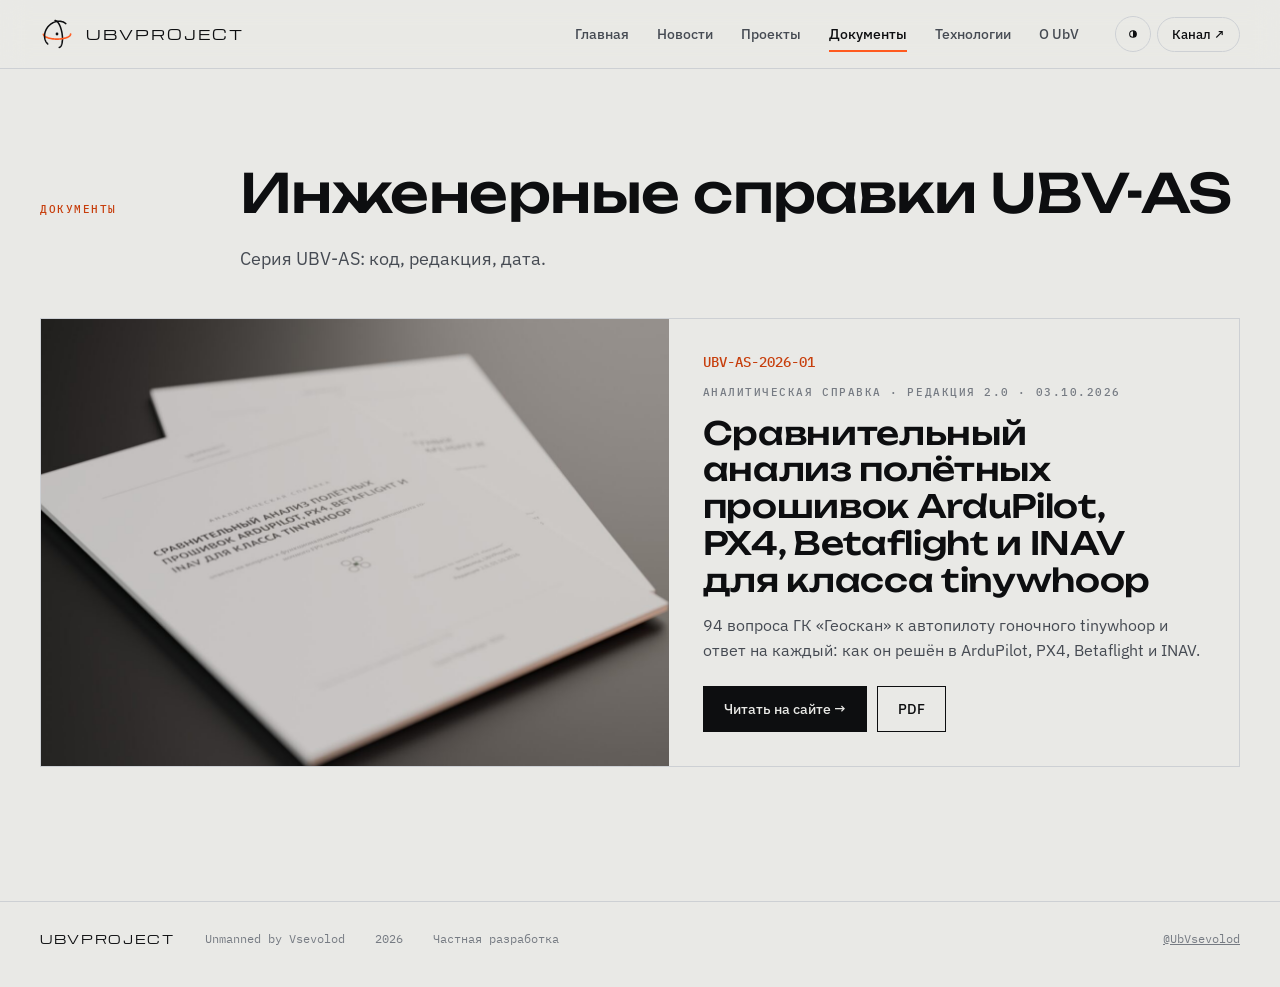
<file: docs/index.html>
<!doctype html><html lang="ru"><head><meta charset="utf-8"><title>Документы — UBVPROJECT</title><link rel="canonical" href="https://ubvproject.github.io/#docs"><meta http-equiv="refresh" content="0; url=../#docs"></head><body><a href="../#docs">Документы UBVPROJECT</a></body></html>
</file>
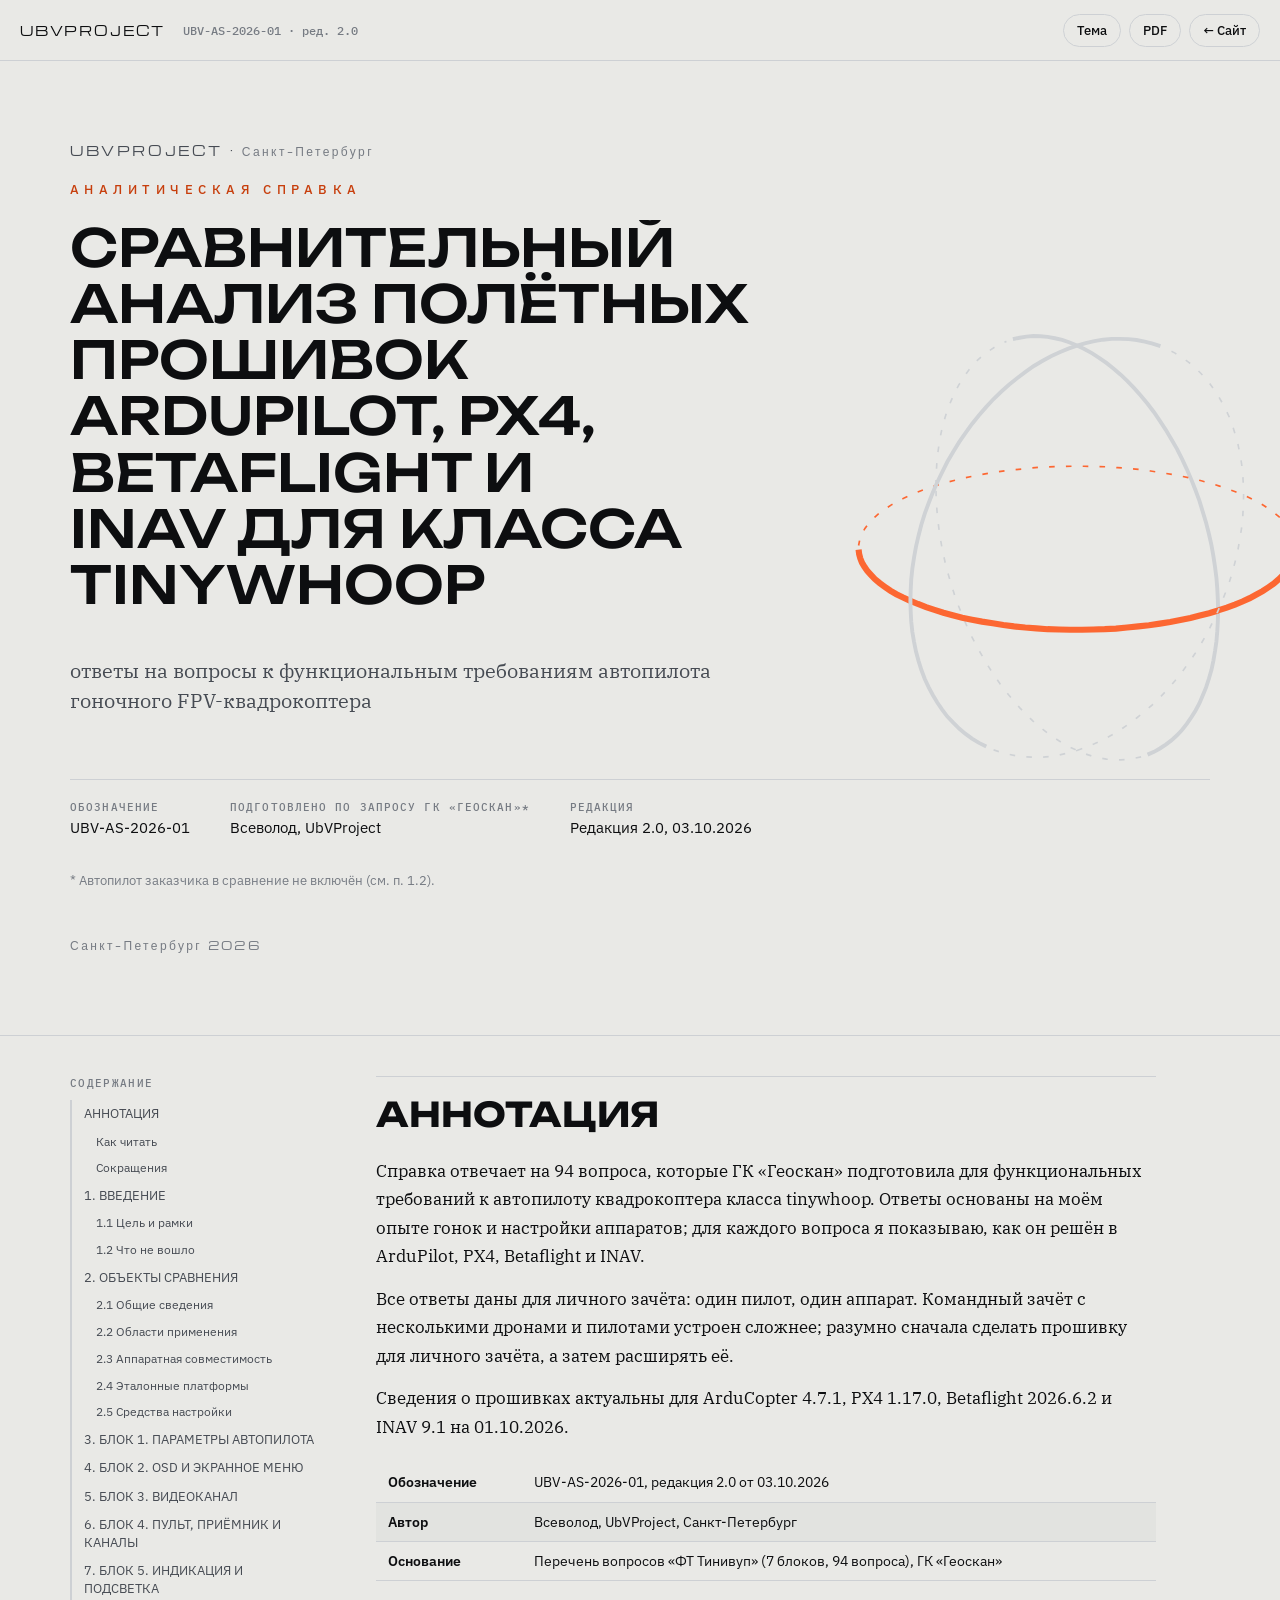
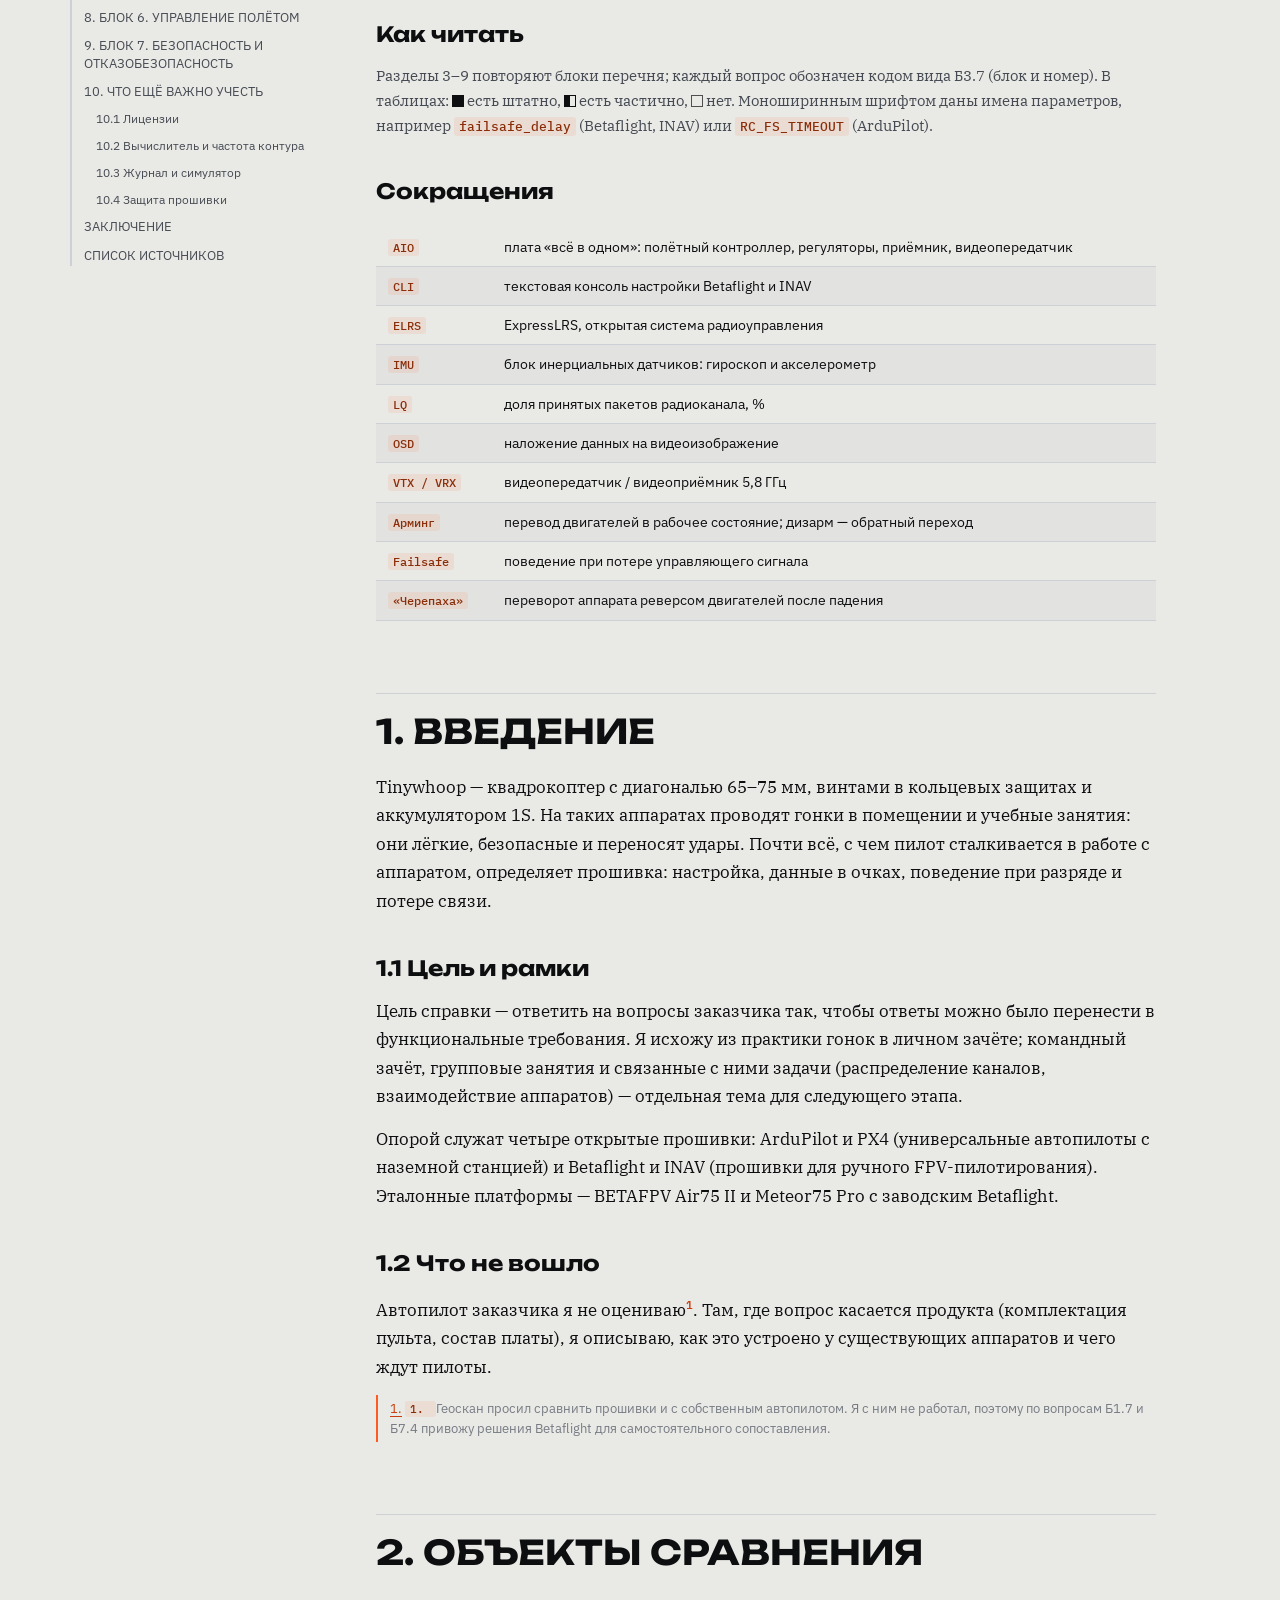
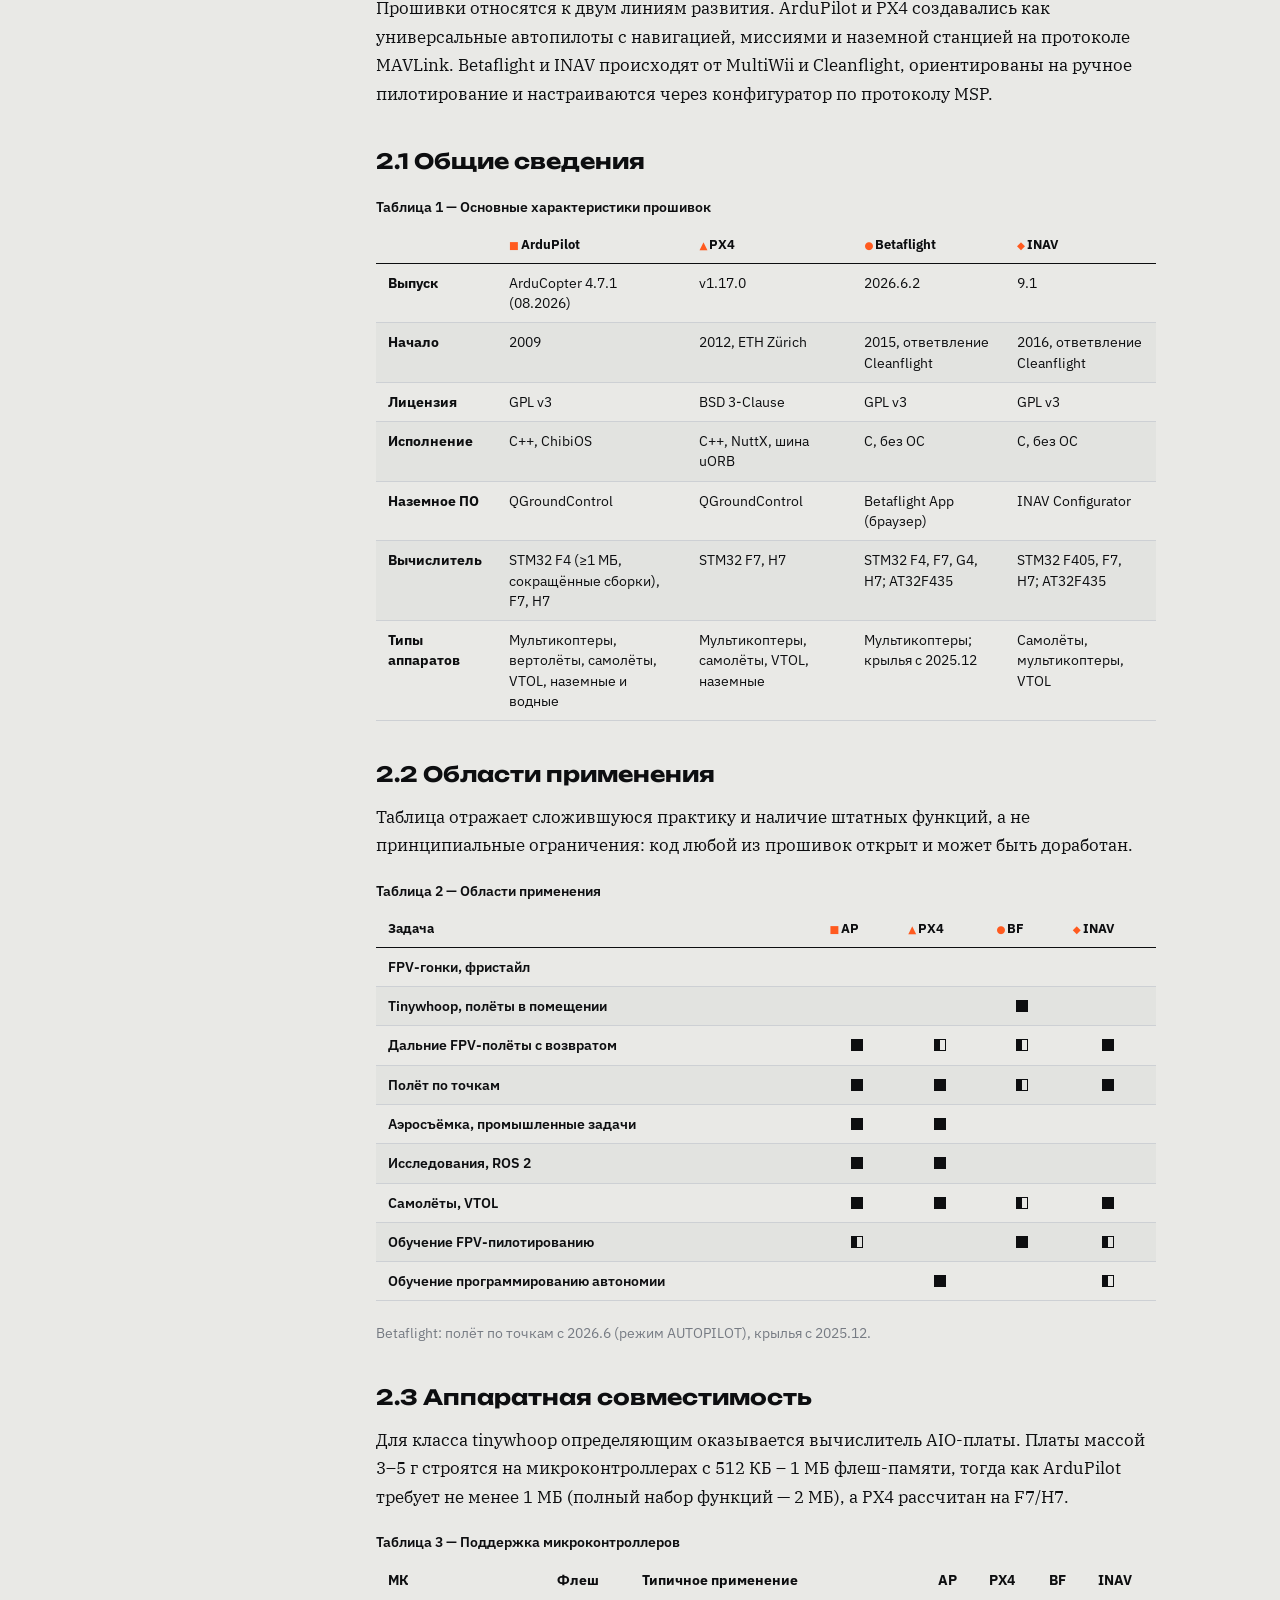
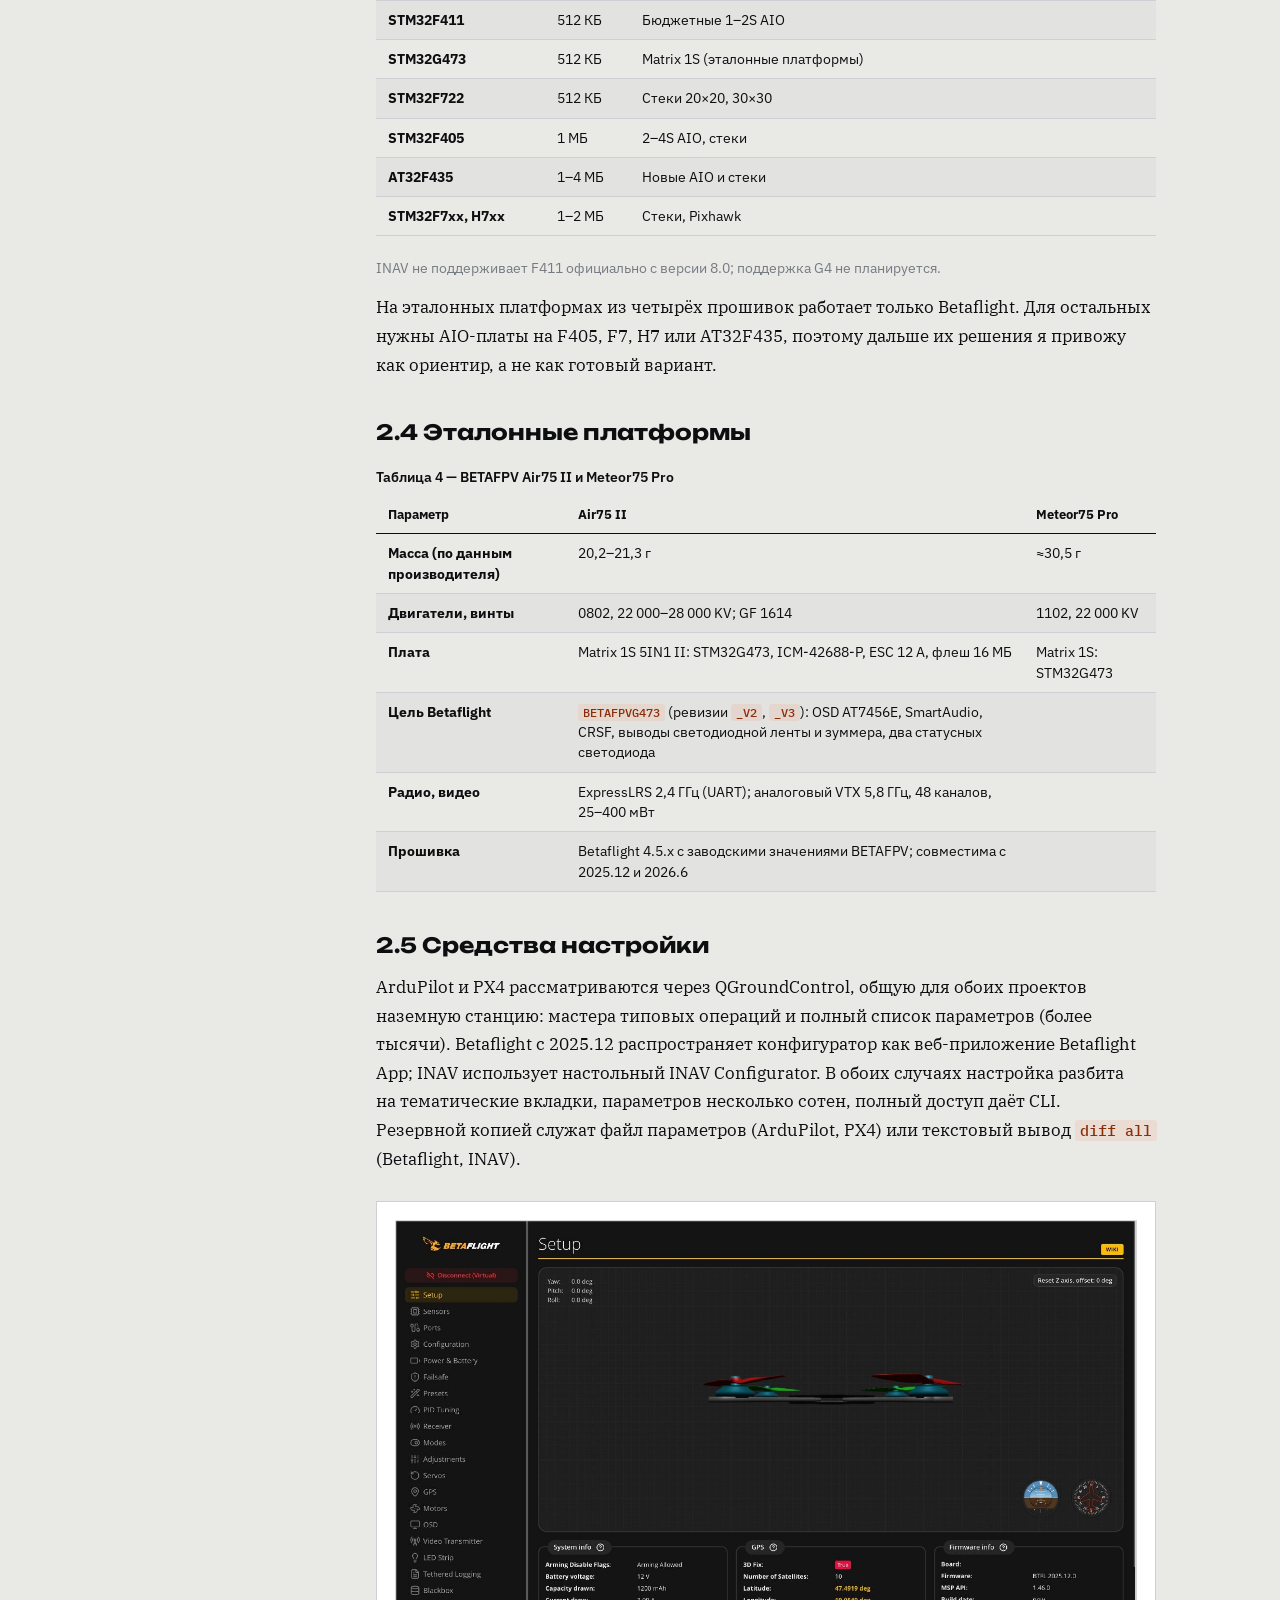
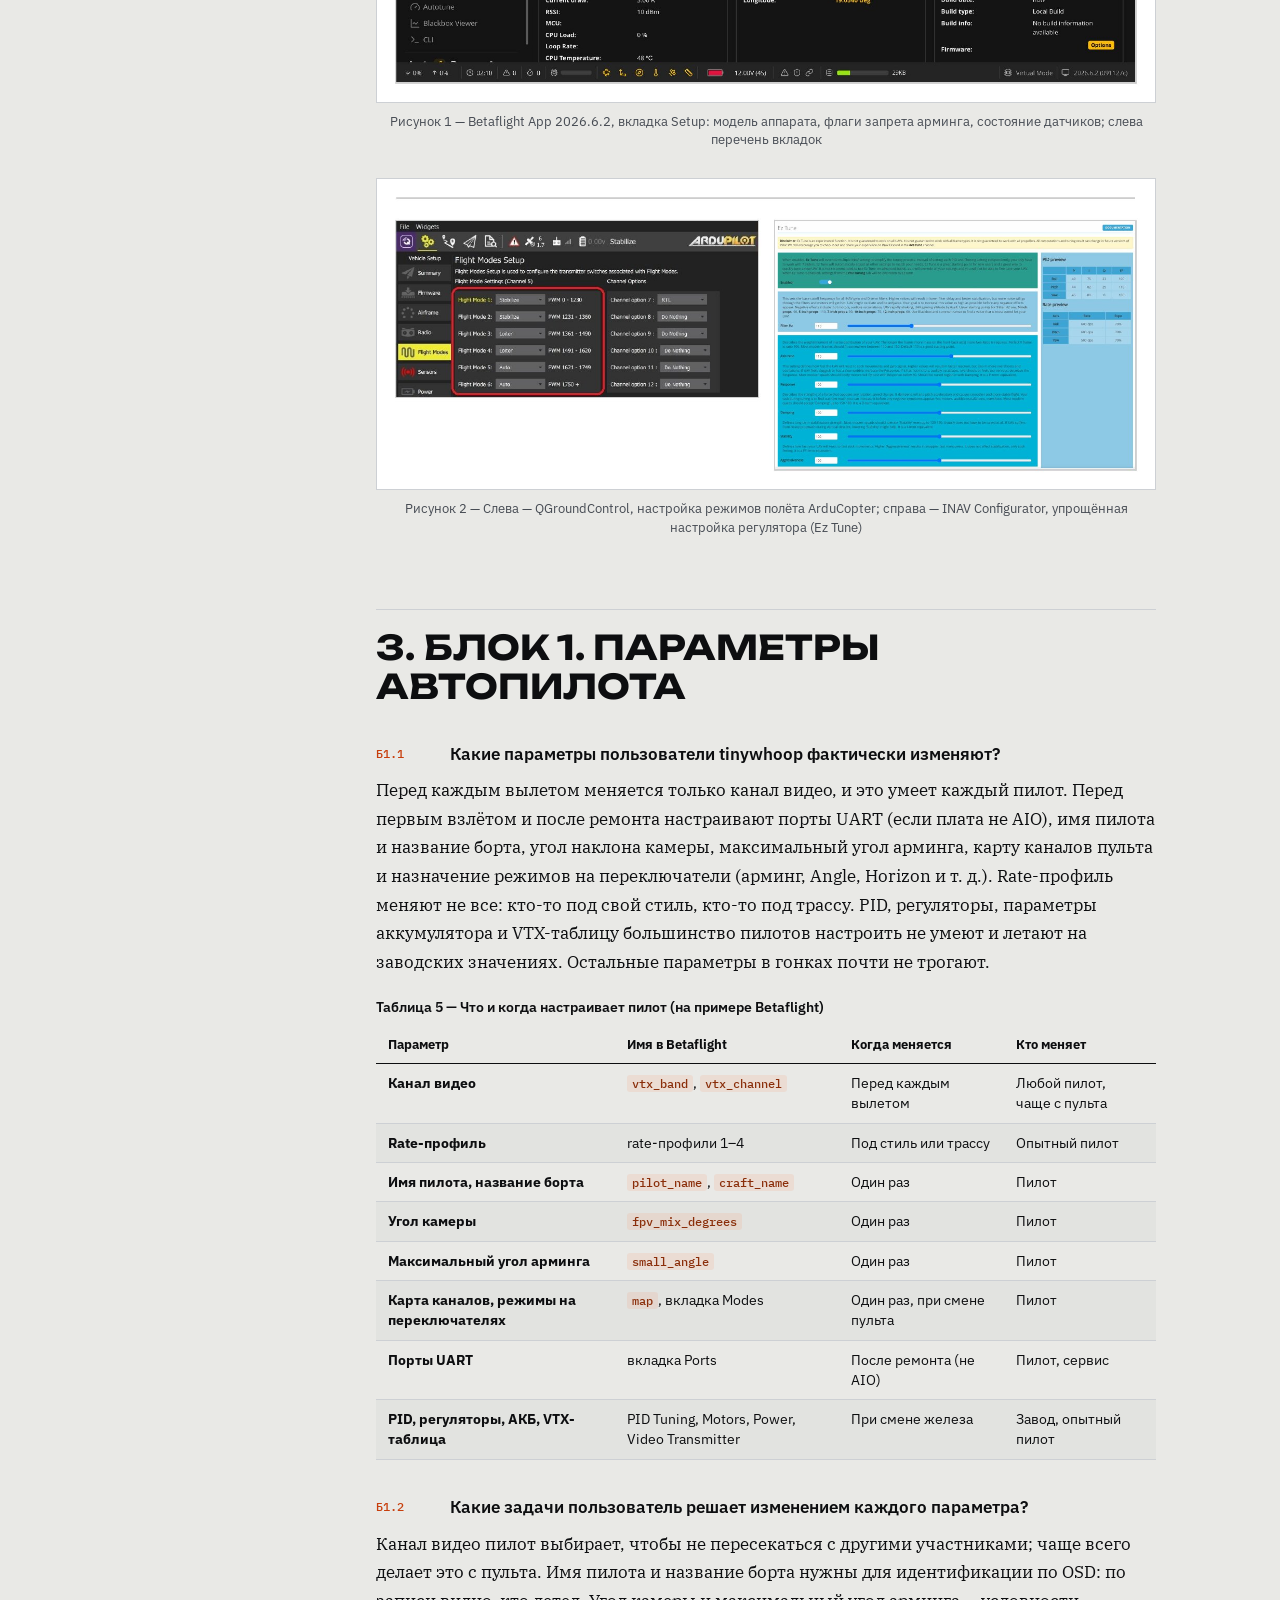
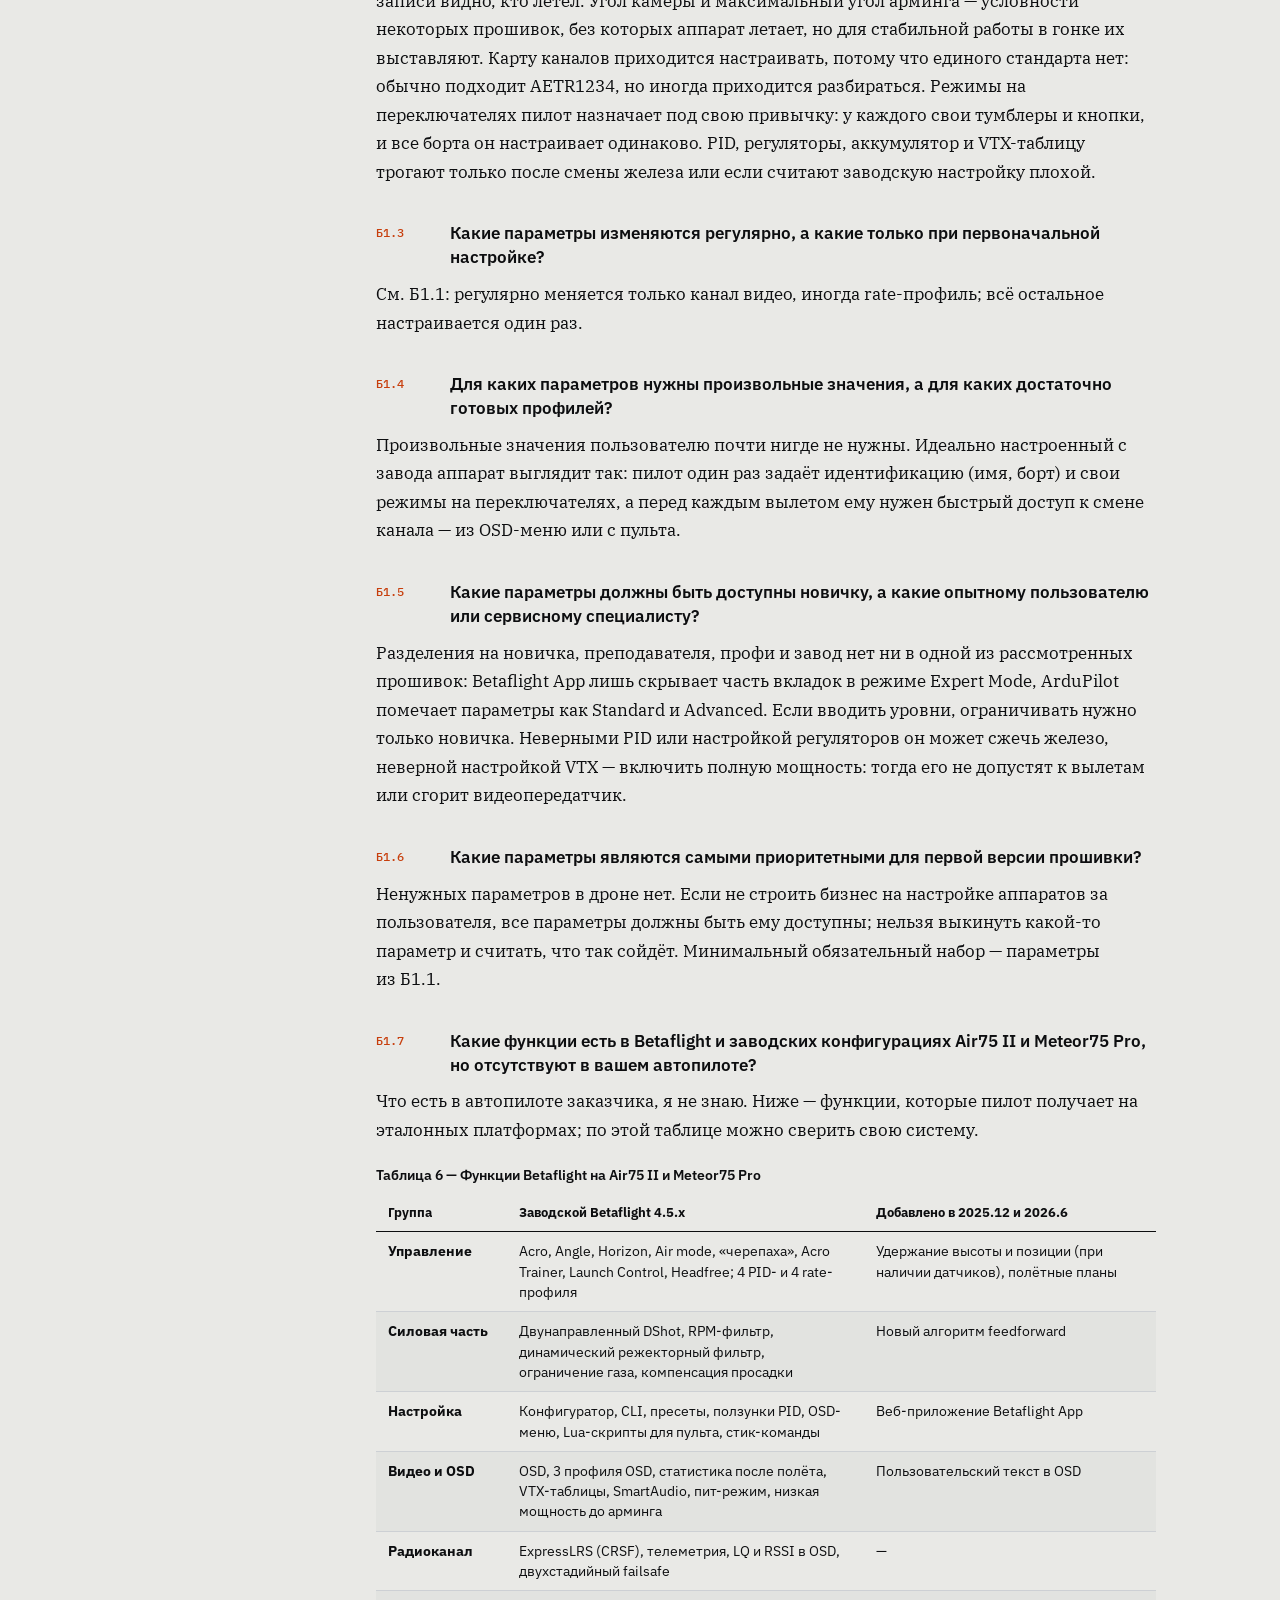
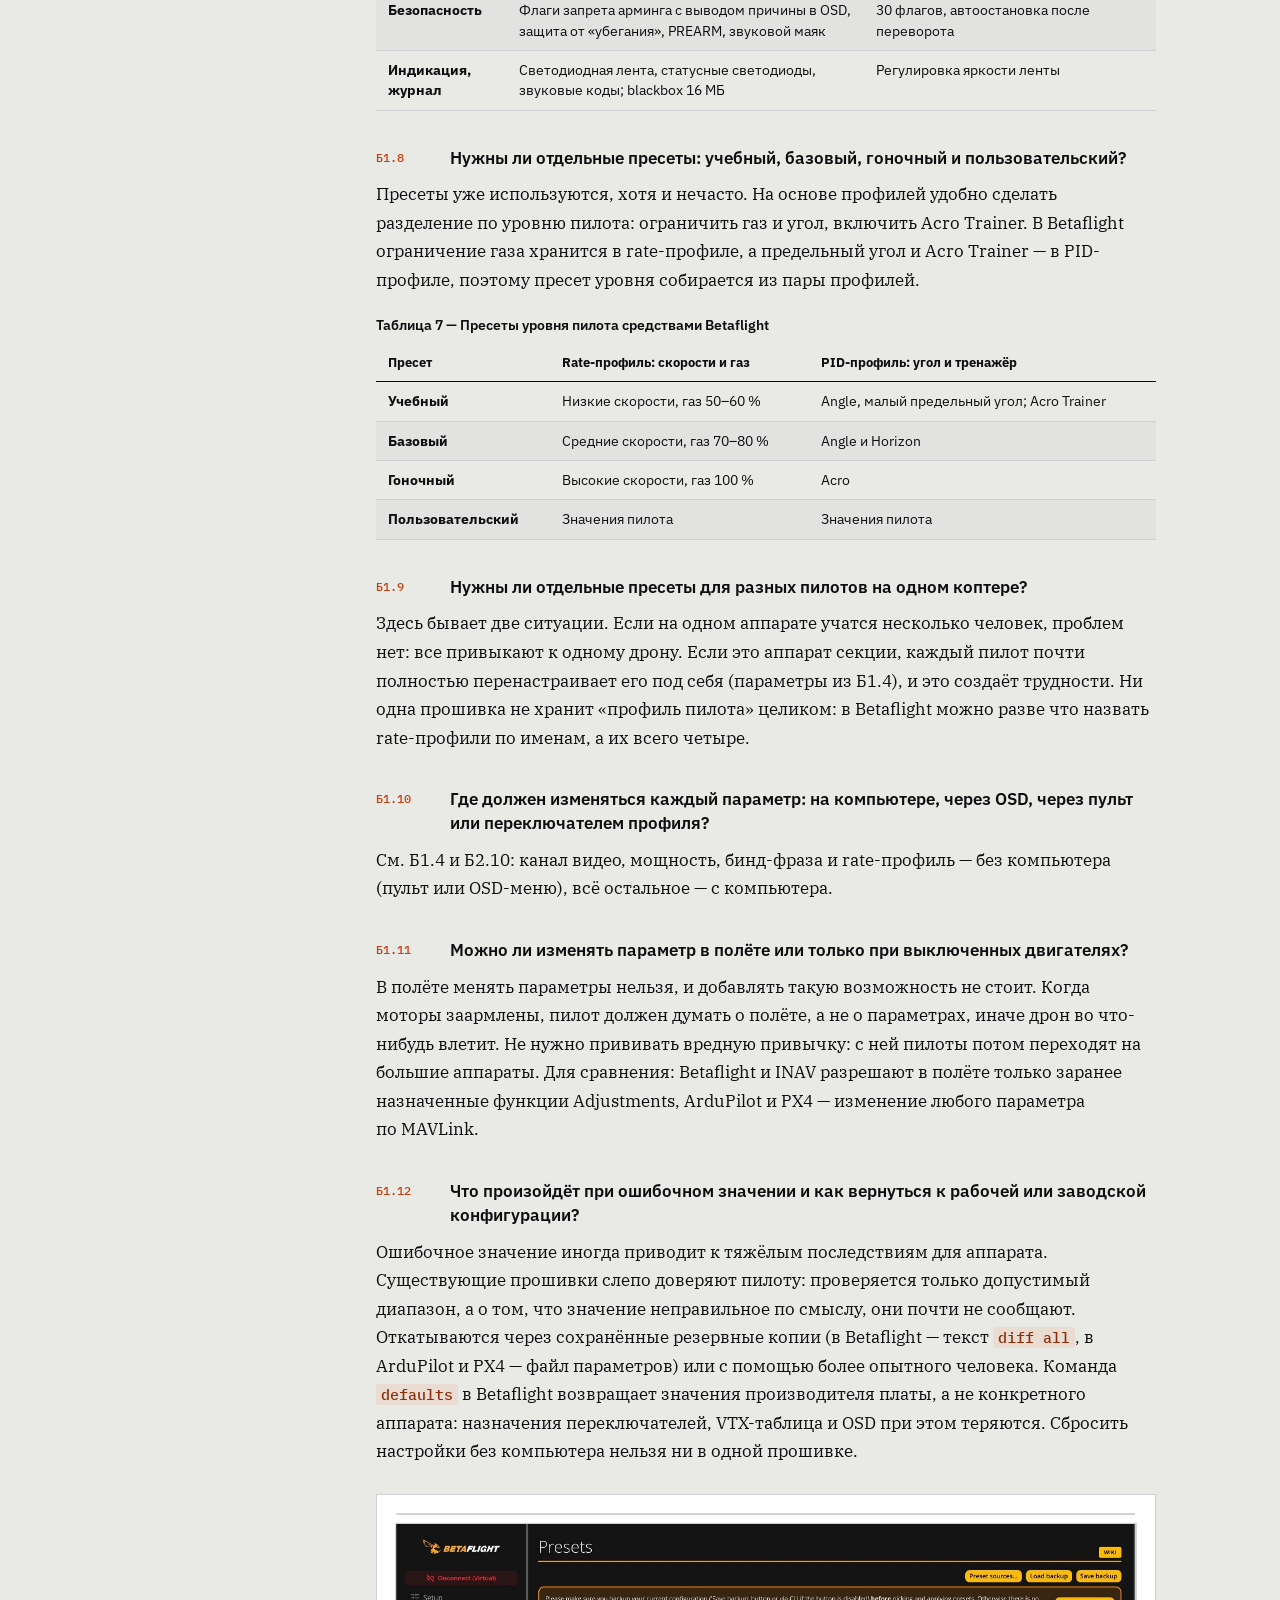
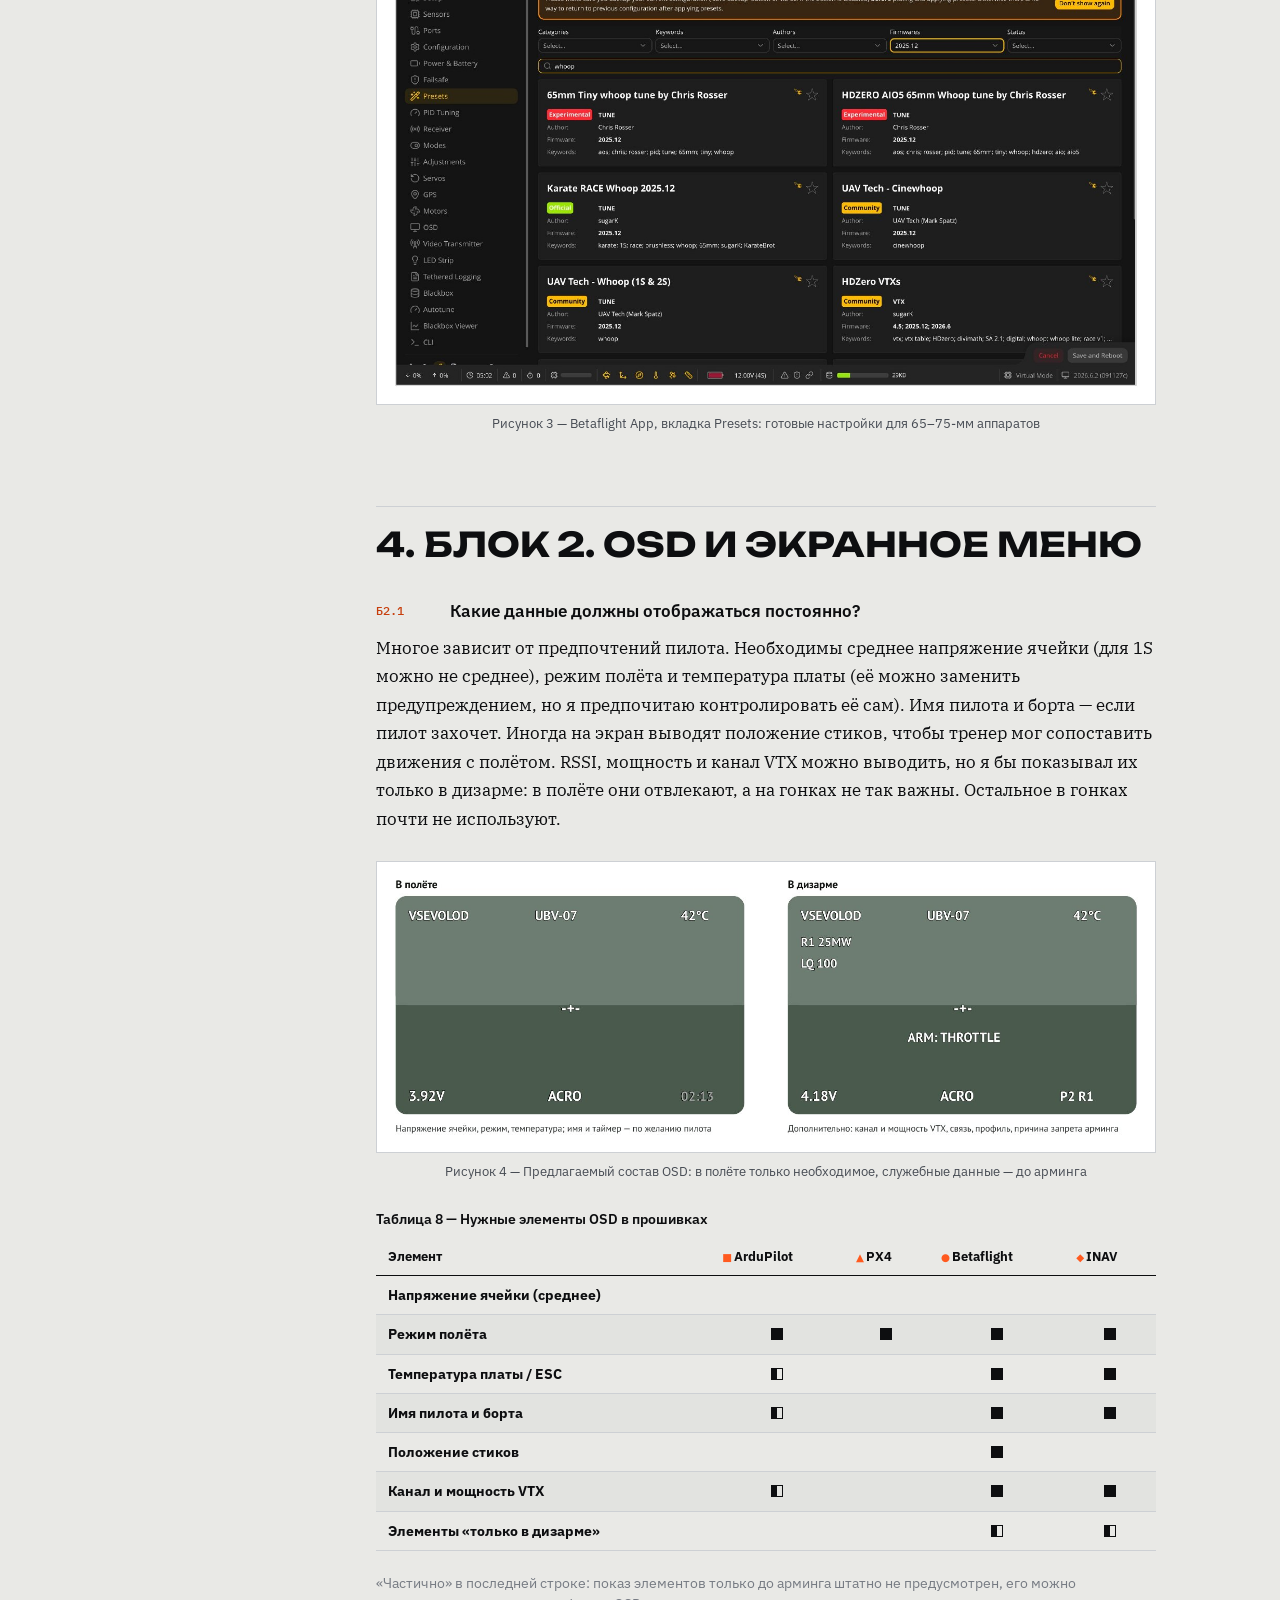
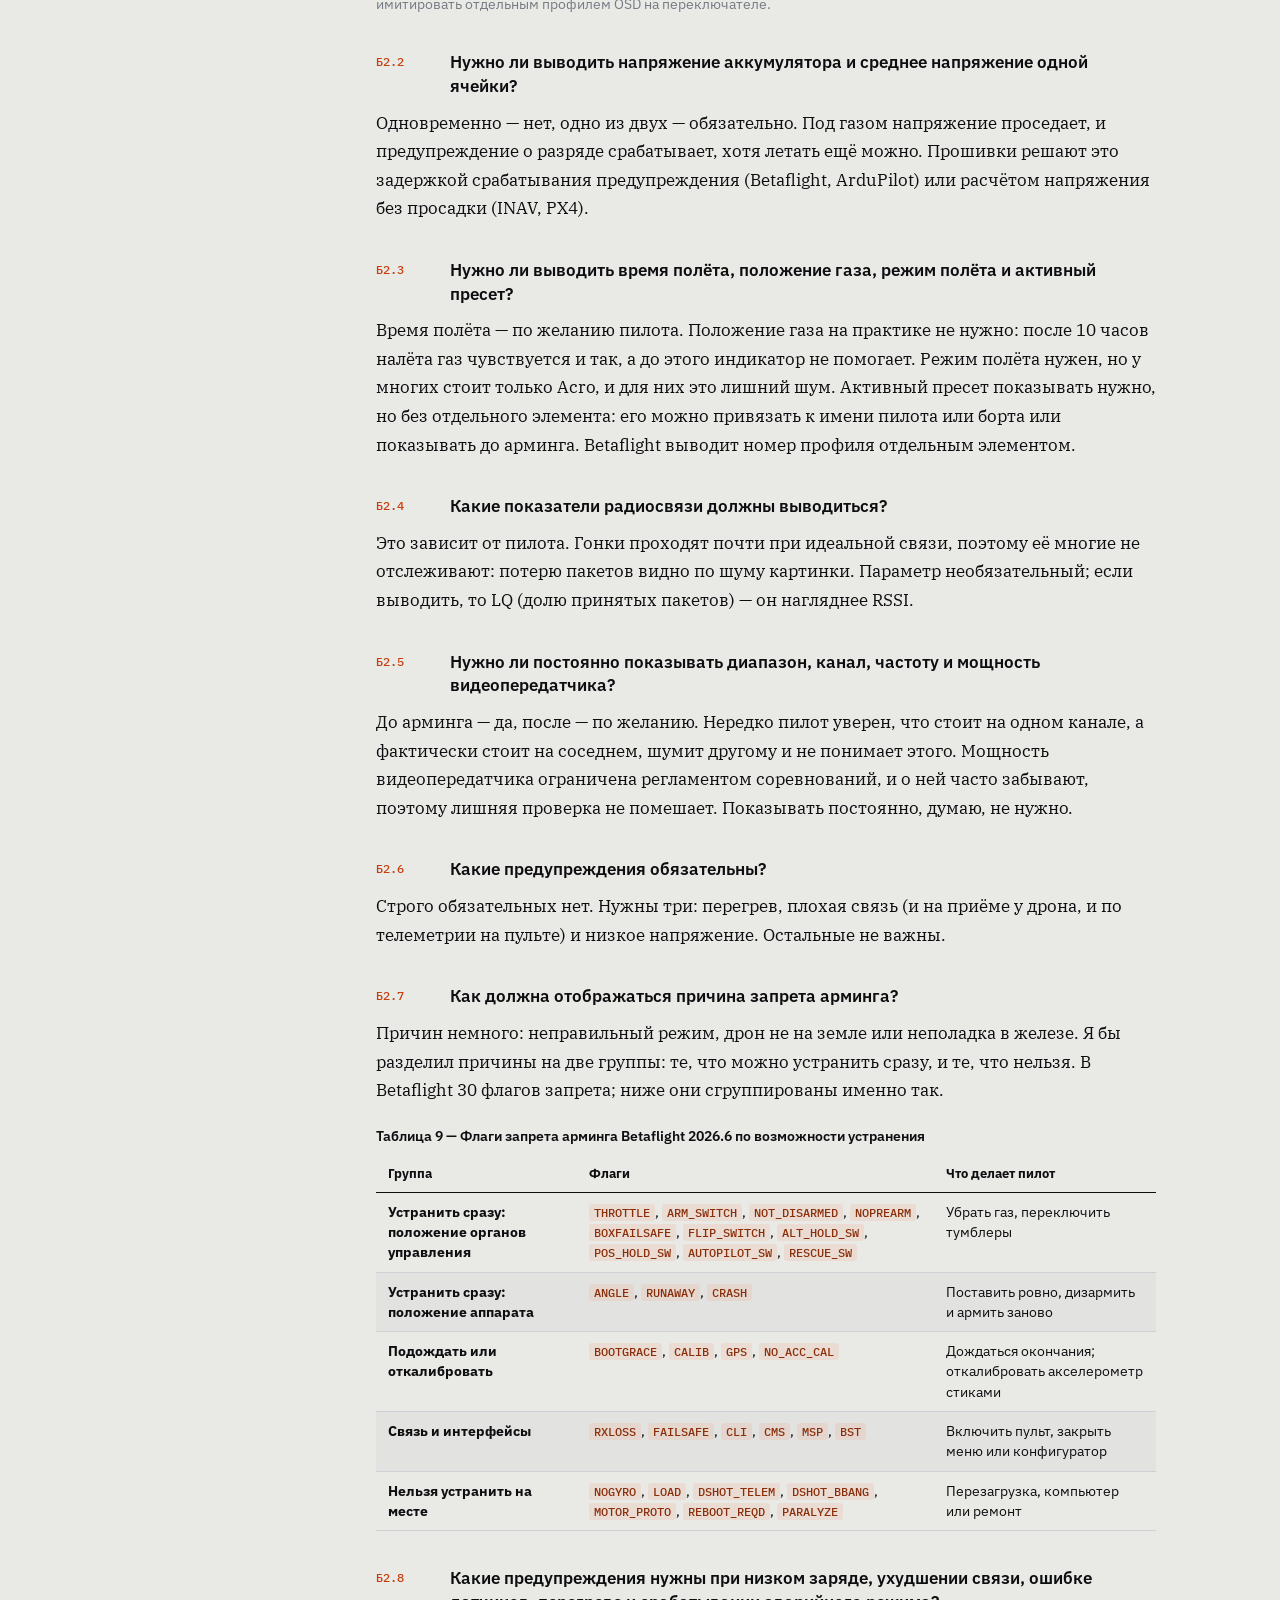
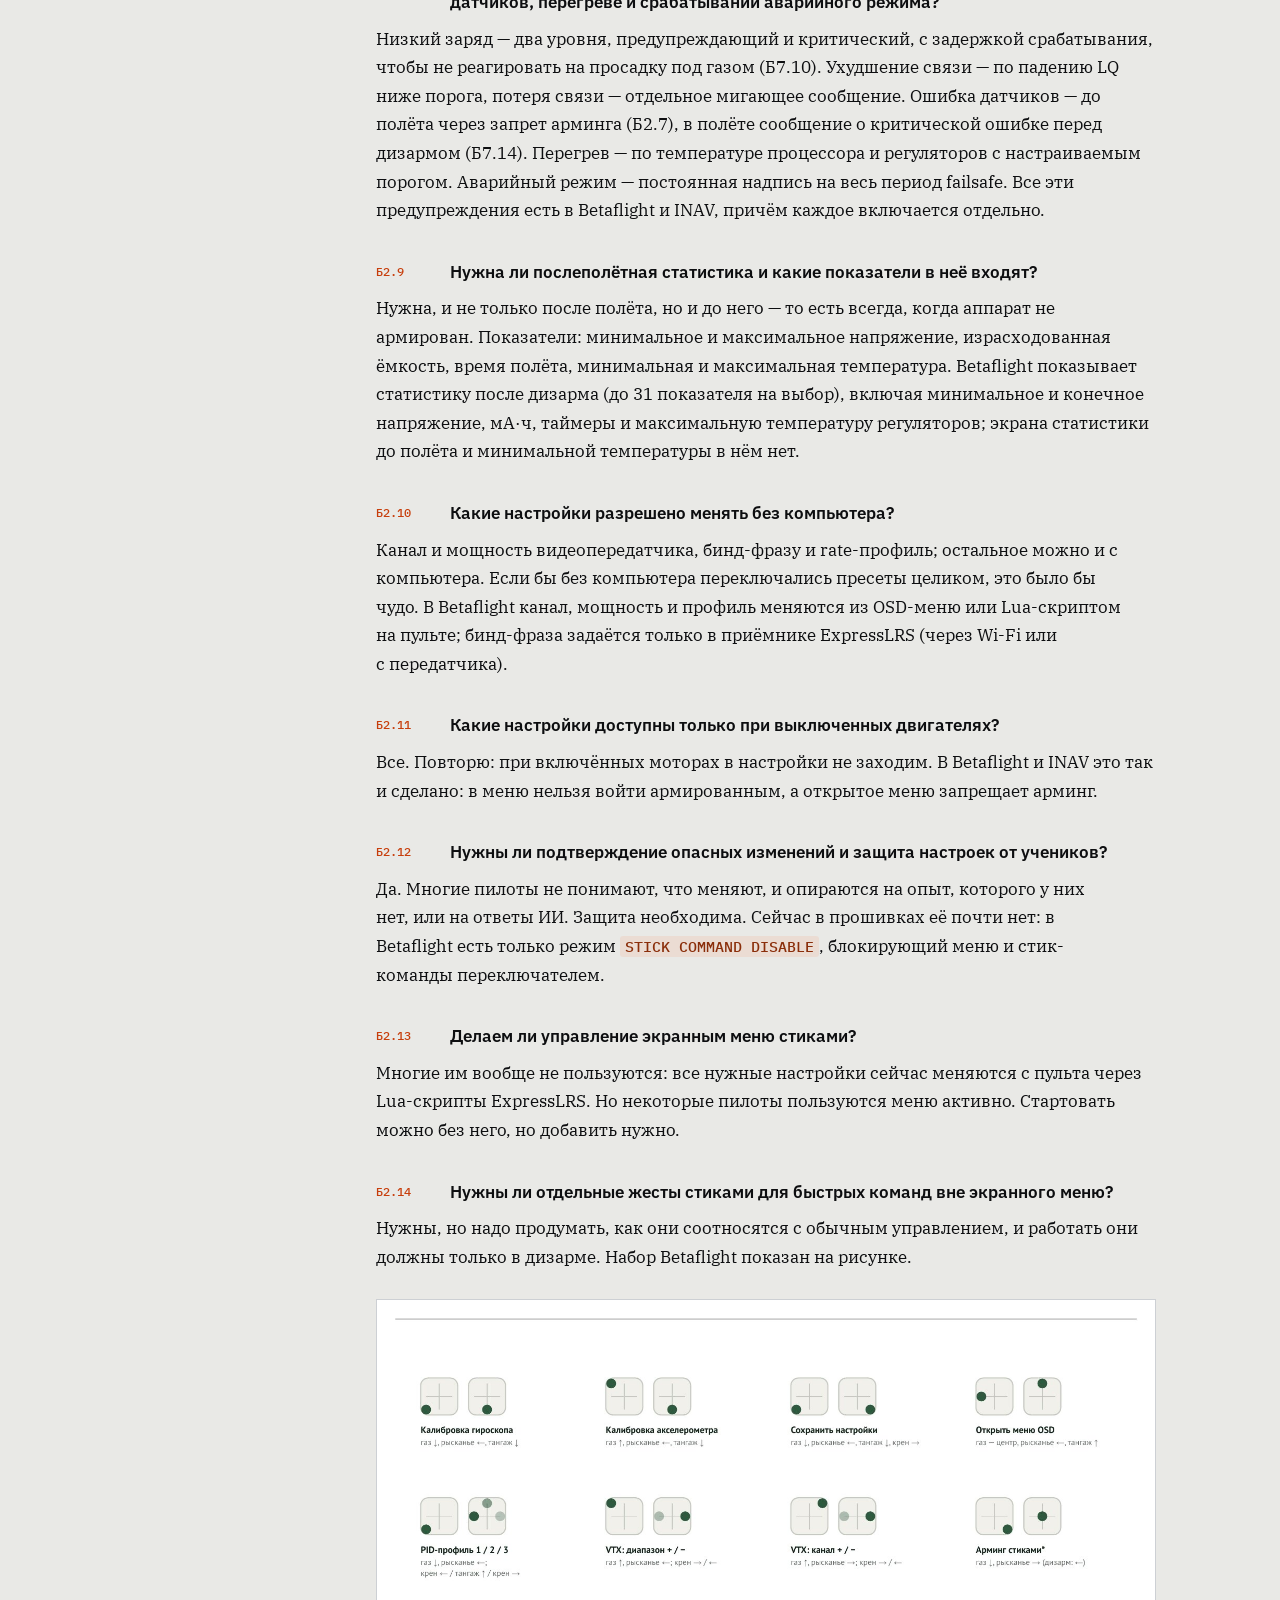
<file: docs/ubv-as-2026-01/index.html>
<!doctype html><html lang="ru"><head><meta charset="utf-8"><meta name="viewport" content="width=device-width, initial-scale=1, viewport-fit=cover"><title>UBV-AS-2026-01 · Сравнение прошивок для tinywhoop — UBVPROJECT</title><meta name="description" content="94 вопроса ГК «Геоскан» к автопилоту гоночного tinywhoop и ответ на каждый: как он решён в ArduPilot, PX4, Betaflight и INAV."><link rel="canonical" href="https://ubvproject.github.io/docs/ubv-as-2026-01/"><meta property="og:type" content="article"><meta property="og:site_name" content="UBVPROJECT"><meta property="og:locale" content="ru_RU"><meta property="og:title" content="UBV-AS-2026-01 · Сравнение прошивок для tinywhoop — UBVPROJECT"><meta property="og:description" content="94 вопроса ГК «Геоскан» к автопилоту гоночного tinywhoop и ответ на каждый: как он решён в ArduPilot, PX4, Betaflight и INAV."><meta property="og:url" content="https://ubvproject.github.io/docs/ubv-as-2026-01/"><meta property="og:image" content="https://ubvproject.github.io/docs/ubv-as-2026-01/og.png"><meta name="twitter:card" content="summary_large_image"><meta name="theme-color" content="#0D0E10"><link rel="icon" href="../../assets/logo.svg" type="image/svg+xml"><link rel="preconnect" href="https://fonts.googleapis.com"><link rel="preconnect" href="https://fonts.gstatic.com" crossorigin><link rel="stylesheet" href="https://fonts.googleapis.com/css2?family=IBM+Plex+Mono:wght@400;500&family=IBM+Plex+Sans:ital,wght@0,400;0,600;1,600&family=IBM+Plex+Serif:ital,wght@0,400;0,600;1,400&family=Michroma&family=Unbounded:wght@500&display=swap"><style>
:root { --bg:#0D0E10; --fg:#E9E9E6; --fg-2:#A4A9B0; --muted:#6F757D; --rule:#24272C; --panel:#131518; --zebra:#111316;
  --accent:#FF5A1F; --accent-text:#FF7A45; --code:#F2C3A8; --figbg:#F4F4F2;
  --word:"Michroma","Arial",sans-serif; --display:"Unbounded","Arial",sans-serif; --body:"IBM Plex Sans",system-ui,sans-serif;
  --serif:"IBM Plex Serif","PT Serif",Georgia,serif; --mono:"IBM Plex Mono",Menlo,monospace; --ease:cubic-bezier(.2,.7,.1,1); color-scheme:dark; }
:root[data-theme="light"] { --bg:#E9E9E6; --fg:#0D0E10; --fg-2:#464B53; --muted:#767B83; --rule:#CDD0D4; --panel:#F2F2EF; --zebra:#E2E3E0;
  --accent-text:#C73E0C; --code:#8A2E0A; --figbg:#FFFFFF; color-scheme:light; }
@media (prefers-color-scheme: light) { :root:not([data-theme="dark"]) { --bg:#E9E9E6; --fg:#0D0E10; --fg-2:#464B53; --muted:#767B83; --rule:#CDD0D4;
  --panel:#F2F2EF; --zebra:#E2E3E0; --accent-text:#C73E0C; --code:#8A2E0A; --figbg:#FFFFFF; color-scheme:light; } }
* { box-sizing:border-box; } [hidden] { display:none !important; }
body { margin:0; background:var(--bg); color:var(--fg); font:17px/1.68 var(--serif); -webkit-font-smoothing:antialiased; }
a { color:var(--accent-text); text-decoration-thickness:1px; text-underline-offset:3px; }
.bar { position:sticky; top:env(safe-area-inset-top,0px); z-index:20; background:color-mix(in srgb,var(--bg) 82%,transparent); backdrop-filter:blur(14px); -webkit-backdrop-filter:blur(14px); border-bottom:1px solid var(--rule); }
body::before { content:""; position:fixed; inset:0 0 auto; height:env(safe-area-inset-top,0px); z-index:30; background:var(--bg); }
.bar .in { display:flex; align-items:center; gap:18px; min-height:60px; padding-left:max(20px,env(safe-area-inset-left,0px)); padding-right:max(20px,env(safe-area-inset-right,0px)); }
.bar .word { font:400 13px var(--word); letter-spacing:.14em; text-decoration:none; color:var(--fg); }
.bar code { font:500 12px var(--mono); color:var(--muted); }
.bar .sp { margin-left:auto; display:flex; gap:8px; align-items:center; }
.bar a.b, .bar button { font:500 13px var(--body); color:var(--fg); text-decoration:none; padding:7px 13px; border:1px solid var(--rule); border-radius:99px; background:none; cursor:pointer; transition:background .3s,color .3s; }
.bar a.b:hover, .bar button:hover { background:var(--fg); color:var(--bg); }
.prog { position:absolute; left:0; bottom:-1px; height:2px; background:var(--accent); width:0; transition:width .15s linear; }
.cover { position:relative; overflow:hidden; border-bottom:1px solid var(--rule); }
.cover .in { max-width:1180px; margin:0 auto; padding:80px max(20px,env(safe-area-inset-right,0px)) 70px max(20px,env(safe-area-inset-left,0px)); display:grid; gap:22px; }
.cover .org { font:400 13px var(--word); letter-spacing:.2em; color:var(--fg-2); }
.cover .kind { font:500 13px var(--body); letter-spacing:.42em; text-transform:uppercase; color:var(--accent-text); }
.cover h1 { font:500 clamp(24px,4.2vw,52px)/1.08 var(--display); hyphens:auto; overflow-wrap:break-word; margin:0; max-width:15em; text-wrap:balance; }
.cover h1 span { display:block; overflow:hidden; } .cover h1 em { display:block; font-style:normal; animation:rise 1.1s var(--ease) both; }
.cover h1 span:nth-child(2) em { animation-delay:.1s; } .cover h1 span:nth-child(3) em { animation-delay:.2s; }
@keyframes rise { from { transform:translateY(105%); } }
.cover .sub { font:400 clamp(17px,1.6vw,21px)/1.5 var(--serif); color:var(--fg-2); max-width:36em; }
.cover .meta { display:flex; flex-wrap:wrap; gap:10px 40px; margin-top:20px; padding-top:20px; border-top:1px solid var(--rule); font:15px var(--body); }
.cover .meta span { color:var(--muted); display:block; font:500 11px var(--mono); letter-spacing:.1em; text-transform:uppercase; margin-bottom:4px; }
.cover .fnc { font:13px var(--body); color:var(--muted); }
.cover .city { font:400 12px var(--word); letter-spacing:.2em; color:var(--muted); }
.cover svg.rings { position:absolute; right:-6%; top:50%; width:min(560px,52vw); transform:translateY(-50%); opacity:.9; pointer-events:none; }
.layout { max-width:1180px; margin:0 auto; display:grid; grid-template-columns:250px minmax(0,1fr); gap:56px; padding:40px max(20px,env(safe-area-inset-right,0px)) 80px max(20px,env(safe-area-inset-left,0px)); }
nav.toc { position:sticky; top:84px; align-self:start; max-height:calc(100vh - 110px); overflow:auto; font:13px/1.4 var(--body); padding-right:6px; }
nav.toc .h { font:500 11px var(--mono); letter-spacing:.12em; text-transform:uppercase; color:var(--muted); margin-bottom:10px; }
nav.toc a { display:block; color:var(--fg-2); text-decoration:none; padding:5px 0 5px 12px; border-left:2px solid var(--rule); transition:color .3s,border-color .3s,padding .3s var(--ease); }
nav.toc a.l2 { padding-left:24px; font-size:12px; }
nav.toc a.on { color:var(--fg); border-left-color:var(--accent); padding-left:16px; }
nav.toc a.l2.on { padding-left:28px; }
article { min-width:0; max-width:780px; }
article h2.sec { font:500 clamp(20px,2.8vw,34px)/1.15 var(--display); hyphens:auto; overflow-wrap:break-word; margin:72px 0 22px; padding-top:18px; border-top:1px solid var(--rule); scroll-margin-top:80px; }
article h2.sec:first-child { margin-top:0; }
article h3.sub { font:500 21px/1.3 var(--display); margin:40px 0 14px; scroll-margin-top:80px; }
article h4 { font:600 16px var(--body); margin:28px 0 10px; }
article h3.q { display:grid; grid-template-columns:62px minmax(0,1fr); gap:12px; font:600 17px/1.4 var(--body); margin:36px 0 10px; scroll-margin-top:84px; }
article h3.q .qc { font:500 12px var(--mono); color:var(--accent-text); padding-top:3px; }
article p { margin:0 0 14px; text-wrap:pretty; }
article p.small { font-size:15px; color:var(--fg-2); }
article p.note { font:14px/1.5 var(--body); color:var(--muted); }
article p.cap { font:600 14px var(--body); margin-top:26px; }
article code { font:500 .86em var(--mono); color:var(--code); background:color-mix(in srgb,var(--accent) 9%,transparent); padding:1px 5px; border-radius:3px; }
article ol, article ul { margin:0 0 16px; padding-left:26px; }
article li { margin-bottom:8px; }
.tblwrap { overflow-x:auto; margin:22px 0 22px; }
table.tbl { width:100%; border-collapse:collapse; font:14px/1.45 var(--body); }
table.tbl caption { text-align:left; font:600 14px var(--body); padding-bottom:10px; color:var(--fg); }
table.tbl th { text-align:left; font:600 13px var(--body); padding:10px 12px; border-bottom:1.5px solid var(--fg); white-space:nowrap; }
table.tbl td { padding:9px 12px; border-bottom:1px solid var(--rule); vertical-align:top; }
table.tbl tbody tr:nth-child(even) td { background:var(--zebra); }
table.tbl td:first-child { font-weight:600; }
table.tbl tr.grp td { font:italic 600 13px var(--body); color:var(--accent-text); background:none; padding-top:16px; }
table.tbl td.icn { text-align:center; vertical-align:middle; }
th[data-fw="ArduPilot"]::before, th[data-fw="AP"]::before { content:"■ "; } th[data-fw="PX4"]::before { content:"▲ "; }
th[data-fw="Betaflight"]::before, th[data-fw="BF"]::before { content:"● "; } th[data-fw="INAV"]::before { content:"◆ "; }
th[data-fw]::before { color:var(--accent); font-size:.8em; }
.ic { display:inline-block; width:12px; height:12px; border:1.5px solid var(--fg); vertical-align:-1px; }
.ic-f { background:var(--fg); } .ic-h { background:linear-gradient(90deg,var(--fg) 50%,transparent 50%); } .ic-e { background:none; opacity:.7; }
.tblwrap.anim tbody tr { animation:row .6s var(--ease) both; }
@keyframes row { from { opacity:0; transform:translateY(6px); } }
figure.fig { margin:28px 0; }
figure.fig .fimg { background:var(--figbg); padding:10px; border:1px solid var(--rule); cursor:zoom-in; overflow:hidden; }
figure.fig img { width:100%; height:auto; display:block; transition:transform .8s var(--ease); }
figure.fig .fimg:hover img { transform:scale(1.015); }
figure.fig figcaption { font:13px/1.45 var(--body); color:var(--fg-2); margin-top:10px; text-align:center; }
aside.fn { font:13px/1.5 var(--body); color:var(--muted); border-left:2px solid var(--accent); padding:4px 0 4px 12px; margin:10px 0 18px; }
sup.fnref a { font:600 11px var(--mono); text-decoration:none; }
.end { text-align:center; font:400 12px var(--word); letter-spacing:.3em; color:var(--muted); margin-top:60px; }
.reveal { transition:opacity .8s var(--ease), transform .8s var(--ease); } .pre { opacity:0; transform:translateY(18px); }
.lb { position:fixed; inset:0; z-index:50; background:rgba(6,7,8,.92); display:grid; place-items:center; padding:max(20px,env(safe-area-inset-top,0px)) 20px; cursor:zoom-out; animation:fade .3s both; }
.lb img { max-width:100%; max-height:100%; background:#fff; }
@keyframes fade { from { opacity:0; } }
::view-transition-old(root) { animation:fade .35s reverse both; } ::view-transition-new(root) { animation:fade .45s both; }
@media (max-width:900px) { .layout { grid-template-columns:minmax(0,1fr); gap:0; } nav.toc { display:none; } .cover svg.rings { opacity:.25; } }
@media (max-width:560px) { article h3.q { grid-template-columns:minmax(0,1fr); gap:2px; } .bar code { display:none; } body { font-size:16px; } }
@media (prefers-reduced-motion: reduce) { *, *::before, *::after { animation-duration:.01ms !important; transition-duration:.01ms !important; } .pre { opacity:1; transform:none; } }
</style></head><body><div class="bar"><div class="in"><a class="word" href="../../">UBVPROJECT</a><code>UBV-AS-2026-01 · ред. 2.0</code><span class="sp"><button id="theme" type="button" aria-label="Сменить тему">Тема</button><a class="b" href="UBV-AS-2026-01.pdf">PDF</a><a class="b" href="../../#docs">← Сайт</a></span></div><i class="prog"></i></div><header class="cover"><svg class="rings sym" viewBox="0 0 200 200" aria-hidden="true"></svg><div class="in"><div class="org">UBVPROJECT · <span class="city">Санкт-Петербург</span></div><div class="kind">АНАЛИТИЧЕСКАЯ СПРАВКА</div><h1><span><em>СРАВНИТЕЛЬНЫЙ АНАЛИЗ ПОЛЁТНЫХ</em></span><span><em>ПРОШИВОК ARDUPILOT, PX4, BETAFLIGHT И</em></span><span><em>INAV ДЛЯ КЛАССА TINYWHOOP</em></span></h1><p class="sub">ответы на вопросы к функциональным требованиям автопилота гоночного FPV-квадрокоптера</p><div class="meta"><div><span>Обозначение</span>UBV-AS-2026-01</div><div><span>Подготовлено по запросу ГК «Геоскан»*</span>Всеволод, UbVProject</div><div><span>Редакция</span>Редакция 2.0, 03.10.2026</div></div><p class="fnc">* Автопилот заказчика в сравнение не включён (см. п. 1.2).</p><p class="city">Санкт-Петербург 2026</p></div></header><div class="layout"><nav class="toc" aria-label="Содержание"><div class="h">Содержание</div><a href="#s1" class="l1">АННОТАЦИЯ</a><a href="#s2" class="l2">Как читать</a><a href="#s3" class="l2">Сокращения</a><a href="#s4" class="l1">1. ВВЕДЕНИЕ</a><a href="#s5" class="l2">1.1 Цель и рамки</a><a href="#s6" class="l2">1.2 Что не вошло</a><a href="#s7" class="l1">2. ОБЪЕКТЫ СРАВНЕНИЯ</a><a href="#s8" class="l2">2.1 Общие сведения</a><a href="#s9" class="l2">2.2 Области применения</a><a href="#s10" class="l2">2.3 Аппаратная совместимость</a><a href="#s11" class="l2">2.4 Эталонные платформы</a><a href="#s12" class="l2">2.5 Средства настройки</a><a href="#s13" class="l1">3. БЛОК 1. ПАРАМЕТРЫ АВТОПИЛОТА</a><a href="#s14" class="l1">4. БЛОК 2. OSD И ЭКРАННОЕ МЕНЮ</a><a href="#s15" class="l1">5. БЛОК 3. ВИДЕОКАНАЛ</a><a href="#s16" class="l1">6. БЛОК 4. ПУЛЬТ, ПРИЁМНИК И КАНАЛЫ</a><a href="#s17" class="l1">7. БЛОК 5. ИНДИКАЦИЯ И ПОДСВЕТКА</a><a href="#s18" class="l1">8. БЛОК 6. УПРАВЛЕНИЕ ПОЛЁТОМ</a><a href="#s19" class="l1">9. БЛОК 7. БЕЗОПАСНОСТЬ И ОТКАЗОБЕЗОПАСНОСТЬ</a><a href="#s20" class="l1">10. ЧТО ЕЩЁ ВАЖНО УЧЕСТЬ</a><a href="#s21" class="l2">10.1 Лицензии</a><a href="#s22" class="l2">10.2 Вычислитель и частота контура</a><a href="#s23" class="l2">10.3 Журнал и симулятор</a><a href="#s24" class="l2">10.4 Защита прошивки</a><a href="#s25" class="l1">ЗАКЛЮЧЕНИЕ</a><a href="#s26" class="l1">СПИСОК ИСТОЧНИКОВ</a><a href="#s27" class="l1">Приложение А. СООТВЕТСТВИЕ ПАРАМЕТРОВ В ПРОШИВКАХ</a></nav><article><h2 class="sec" id="s1"><b>АННОТАЦИЯ</b></h2><p>Справка отвечает на 94 вопроса, которые ГК «Геоскан» подготовила для функциональных требований к автопилоту квадрокоптера класса tinywhoop. Ответы основаны на моём опыте гонок и настройки аппаратов; для каждого вопроса я показываю, как он решён в ArduPilot, PX4, Betaflight и INAV.</p><p>Все ответы даны для личного зачёта: один пилот, один аппарат. Командный зачёт с несколькими дронами и пилотами устроен сложнее; разумно сначала сделать прошивку для личного зачёта, а затем расширять её.</p><p>Сведения о прошивках актуальны для ArduCopter 4.7.1, PX4 1.17.0, Betaflight 2026.6.2 и INAV 9.1 на 01.10.2026.</p><div class="tblwrap reveal"><table class="tbl"><tbody><tr><td>Обозначение</td><td>UBV-AS-2026-01, редакция 2.0 от 03.10.2026</td></tr><tr><td>Автор</td><td>Всеволод, UbVProject, Санкт-Петербург</td></tr><tr><td>Основание</td><td>Перечень вопросов «ФТ Тинивуп» (7 блоков, 94 вопроса), ГК «Геоскан»</td></tr></tbody></table></div><h3 class="sub" id="s2"><b>Как</b><b> </b><b>читать</b></h3><p class="small">Разделы 3–9 повторяют блоки перечня; каждый вопрос обозначен кодом вида Б3.7 (блок и номер). В таблицах: <i class="ic ic-f" title="есть штатно"></i> есть штатно, <i class="ic ic-h" title="есть частично"></i> есть частично, <i class="ic ic-e" title="нет"></i> нет. Моноширинным шрифтом даны имена параметров, например <code>failsafe_delay</code> (Betaflight, INAV) или <code>RC_FS_TIMEOUT</code> (ArduPilot).</p><h3 class="sub" id="s3"><b>Сокращения</b></h3><div class="tblwrap reveal"><table class="tbl"><tbody><tr><td><code>AIO</code></td><td>плата «всё в одном»: полётный контроллер, регуляторы, приёмник, видеопередатчик</td></tr><tr><td><code>CLI</code></td><td>текстовая консоль настройки Betaflight и INAV</td></tr><tr><td><code>ELRS</code></td><td>ExpressLRS, открытая система радиоуправления</td></tr><tr><td><code>IMU</code></td><td>блок инерциальных датчиков: гироскоп и акселерометр</td></tr><tr><td><code>LQ</code></td><td>доля принятых пакетов радиоканала, %</td></tr><tr><td><code>OSD</code></td><td>наложение данных на видеоизображение</td></tr><tr><td><code>VTX / VRX</code></td><td>видеопередатчик / видеоприёмник 5,8 ГГц</td></tr><tr><td><code>Арминг</code></td><td>перевод двигателей в рабочее состояние; дизарм — обратный переход</td></tr><tr><td><code>Failsafe</code></td><td>поведение при потере управляющего сигнала</td></tr><tr><td><code>«Черепаха»</code></td><td>переворот аппарата реверсом двигателей после падения</td></tr></tbody></table></div><h2 class="sec" id="s4"><b>1.</b> <b>ВВЕДЕНИЕ</b></h2><p>Tinywhoop — квадрокоптер с диагональю 65–75 мм, винтами в кольцевых защитах и аккумулятором 1S. На таких аппаратах проводят гонки в помещении и учебные занятия: они лёгкие, безопасные и переносят удары. Почти всё, с чем пилот сталкивается в работе с аппаратом, определяет прошивка: настройка, данные в очках, поведение при разряде и потере связи.</p><h3 class="sub" id="s5"><b>1.1</b> <b>Цель</b><b> </b><b>и</b><b> </b><b>рамки</b></h3><p>Цель справки — ответить на вопросы заказчика так, чтобы ответы можно было перенести в функциональные требования. Я исхожу из практики гонок в личном зачёте; командный зачёт, групповые занятия и связанные с ними задачи (распределение каналов, взаимодействие аппаратов) — отдельная тема для следующего этапа.</p><p>Опорой служат четыре открытые прошивки: ArduPilot и PX4 (универсальные автопилоты с наземной станцией) и Betaflight и INAV (прошивки для ручного FPV-пилотирования). Эталонные платформы — BETAFPV Air75 II и Meteor75 Pro с заводским Betaflight.</p><h3 class="sub" id="s6"><b>1.2</b> <b>Что</b><b> </b><b>не</b><b> </b><b>вошло</b></h3><p>Автопилот заказчика я не оцениваю<sup class="fnref"><a href="#fn-1" id="fnref-1">1</a></sup>. Там, где вопрос касается продукта (комплектация пульта, состав платы), я описываю, как это устроено у существующих аппаратов и чего ждут пилоты.</p><aside class="fn" id="fn-1"><a href="#fnref-1">1.</a> <code>1. </code>Геоскан просил сравнить прошивки и с собственным автопилотом. Я с ним не работал, поэтому по вопросам Б1.7 и Б7.4 привожу решения Betaflight для самостоятельного сопоставления.</aside><h2 class="sec" id="s7"><b>2.</b> <b>ОБЪЕКТЫ</b><b> </b><b>СРАВНЕНИЯ</b></h2><p>Прошивки относятся к двум линиям развития. ArduPilot и PX4 создавались как универсальные автопилоты с навигацией, миссиями и наземной станцией на протоколе MAVLink. Betaflight и INAV происходят от MultiWii и Cleanflight, ориентированы на ручное пилотирование и настраиваются через конфигуратор по протоколу MSP.</p><h3 class="sub" id="s8"><b>2.1</b> <b>Общие</b><b> </b><b>сведения</b></h3><div class="tblwrap reveal"><table class="tbl fw"><caption>Таблица 1 — Основные характеристики прошивок</caption><thead><tr><th data-fw=""></th><th data-fw="ArduPilot"><b>ArduPilot</b></th><th data-fw="PX4"><b>PX4</b></th><th data-fw="Betaflight"><b>Betaflight</b></th><th data-fw="INAV"><b>INAV</b></th></tr></thead><tbody><tr><td><b>Выпуск</b></td><td>ArduCopter 4.7.1 (08.2026)</td><td>v1.17.0</td><td>2026.6.2</td><td>9.1</td></tr><tr><td><b>Начало</b></td><td>2009</td><td>2012, ETH Zürich</td><td>2015, ответвление Cleanflight</td><td>2016, ответвление Cleanflight</td></tr><tr><td><b>Лицензия</b></td><td>GPL v3</td><td>BSD 3-Clause</td><td>GPL v3</td><td>GPL v3</td></tr><tr><td><b>Исполнение</b></td><td>C++, ChibiOS</td><td>C++, NuttX, шина uORB</td><td>C, без ОС</td><td>C, без ОС</td></tr><tr><td><b>Наземное</b><b> </b><b>ПО</b></td><td>QGroundControl</td><td>QGroundControl</td><td>Betaflight App (браузер)</td><td>INAV Configurator</td></tr><tr><td><b>Вычислитель</b></td><td>STM32 F4 (≥1 МБ, сокращённые сборки), F7, H7</td><td>STM32 F7, H7</td><td>STM32 F4, F7, G4, H7; AT32F435</td><td>STM32 F405, F7, H7; AT32F435</td></tr><tr><td><b>Типы</b><b> </b><b>аппаратов</b></td><td>Мультикоптеры, вертолёты, самолёты, VTOL, наземные и водные</td><td>Мультикоптеры, самолёты, VTOL, наземные</td><td>Мультикоптеры; крылья с 2025.12</td><td>Самолёты, мультикоптеры, VTOL</td></tr></tbody></table></div><h3 class="sub" id="s9"><b>2.2</b> <b>Области</b><b> </b><b>применения</b></h3><p>Таблица отражает сложившуюся практику и наличие штатных функций, а не принципиальные ограничения: код любой из прошивок открыт и может быть доработан.</p><div class="tblwrap reveal"><table class="tbl fw"><caption>Таблица 2 — Области применения</caption><thead><tr><th data-fw="Задача"><b>Задача</b></th><th data-fw="AP"><b>AP</b></th><th data-fw="PX4"><b>PX4</b></th><th data-fw="BF"><b>BF</b></th><th data-fw="INAV"><b>INAV</b></th></tr></thead><tbody><tr><td>FPV-гонки, фристайл</td><td class="icn"></td><td class="icn"></td><td class="icn"></td><td class="icn"></td></tr><tr><td>Tinywhoop, полёты в помещении</td><td class="icn"></td><td class="icn"></td><td class="icn"><i class="ic ic-f" title="есть штатно"></i></td><td class="icn"></td></tr><tr><td>Дальние FPV-полёты с возвратом</td><td class="icn"><i class="ic ic-f" title="есть штатно"></i></td><td class="icn"><i class="ic ic-h" title="есть частично"></i></td><td class="icn"><i class="ic ic-h" title="есть частично"></i></td><td class="icn"><i class="ic ic-f" title="есть штатно"></i></td></tr><tr><td>Полёт по точкам</td><td class="icn"><i class="ic ic-f" title="есть штатно"></i></td><td class="icn"><i class="ic ic-f" title="есть штатно"></i></td><td class="icn"><i class="ic ic-h" title="есть частично"></i></td><td class="icn"><i class="ic ic-f" title="есть штатно"></i></td></tr><tr><td>Аэросъёмка, промышленные задачи</td><td class="icn"><i class="ic ic-f" title="есть штатно"></i></td><td class="icn"><i class="ic ic-f" title="есть штатно"></i></td><td class="icn"></td><td class="icn"></td></tr><tr><td>Исследования, ROS 2</td><td class="icn"><i class="ic ic-f" title="есть штатно"></i></td><td class="icn"><i class="ic ic-f" title="есть штатно"></i></td><td class="icn"></td><td class="icn"></td></tr><tr><td>Самолёты, VTOL</td><td class="icn"><i class="ic ic-f" title="есть штатно"></i></td><td class="icn"><i class="ic ic-f" title="есть штатно"></i></td><td class="icn"><i class="ic ic-h" title="есть частично"></i></td><td class="icn"><i class="ic ic-f" title="есть штатно"></i></td></tr><tr><td>Обучение FPV-пилотированию</td><td class="icn"><i class="ic ic-h" title="есть частично"></i></td><td class="icn"></td><td class="icn"><i class="ic ic-f" title="есть штатно"></i></td><td class="icn"><i class="ic ic-h" title="есть частично"></i></td></tr><tr><td>Обучение программированию автономии</td><td class="icn"></td><td class="icn"><i class="ic ic-f" title="есть штатно"></i></td><td class="icn"></td><td class="icn"><i class="ic ic-h" title="есть частично"></i></td></tr></tbody></table></div><p class="note">Betaflight: полёт по точкам с 2026.6 (режим AUTOPILOT), крылья с 2025.12.</p><h3 class="sub" id="s10"><b>2.3</b> <b>Аппаратная</b><b> </b><b>совместимость</b></h3><p>Для класса tinywhoop определяющим оказывается вычислитель AIO-платы. Платы массой 3–5 г строятся на микроконтроллерах с 512 КБ – 1 МБ флеш-памяти, тогда как ArduPilot требует не менее 1 МБ (полный набор функций — 2 МБ), а PX4 рассчитан на F7/H7.</p><div class="tblwrap reveal"><table class="tbl"><caption>Таблица 3 — Поддержка микроконтроллеров</caption><tbody><tr><td><b>МК</b></td><td><b>Флеш</b></td><td><b>Типичное</b> <b>применение</b></td><td><b>AP</b></td><td><b>PX4</b></td><td><b>BF</b></td><td><b>INAV</b></td></tr><tr><td><b>STM32F411</b></td><td>512 КБ</td><td>Бюджетные 1–2S AIO</td><td></td><td></td><td></td><td></td></tr><tr><td><b>STM32G473</b></td><td>512 КБ</td><td>Matrix 1S (эталонные платформы)</td><td></td><td></td><td></td><td></td></tr><tr><td><b>STM32F722</b></td><td>512 КБ</td><td>Стеки 20×20, 30×30</td><td></td><td></td><td></td><td></td></tr><tr><td><b>STM32F405</b></td><td>1 МБ</td><td>2–4S AIO, стеки</td><td></td><td></td><td></td><td></td></tr><tr><td><b>AT32F435</b></td><td>1–4 МБ</td><td>Новые AIO и стеки</td><td></td><td></td><td></td><td></td></tr><tr><td><b>STM32F7xx,</b> <b>H7xx</b></td><td>1–2 МБ</td><td>Стеки, Pixhawk</td><td></td><td></td><td></td><td></td></tr></tbody></table></div><p class="note">INAV не поддерживает F411 официально с версии 8.0; поддержка G4 не планируется.</p><p>На эталонных платформах из четырёх прошивок работает только Betaflight. Для остальных нужны AIO-платы на F405, F7, H7 или AT32F435, поэтому дальше их решения я привожу как ориентир, а не как готовый вариант.</p><h3 class="sub" id="s11"><b>2.4</b> <b>Эталонные</b><b> </b><b>платформы</b></h3><div class="tblwrap reveal"><table class="tbl"><caption>Таблица 4 — BETAFPV Air75 II и Meteor75 Pro</caption><thead><tr><th data-fw="Параметр"><b>Параметр</b></th><th data-fw="Air75 II"><b>Air75 II</b></th><th data-fw="Meteor75 Pro"><b>Meteor75 Pro</b></th></tr></thead><tbody><tr><td><b>Масса</b><b> (</b><b>по</b><b> </b><b>данным</b> <b>производителя</b><b>)</b></td><td>20,2–21,3 г</td><td>≈30,5 г</td></tr><tr><td><b>Двигатели</b><b>, </b><b>винты</b></td><td>0802, 22 000–28 000 KV; GF 1614</td><td>1102, 22 000 KV</td></tr><tr><td><b>Плата</b></td><td>Matrix 1S 5IN1 II: STM32G473, ICM-42688-P, ESC 12 А, флеш 16 МБ</td><td>Matrix 1S: STM32G473</td></tr><tr><td><b>Цель</b><b> Betaflight</b></td><td><code>BETAFPVG473</code> (ревизии <code>_V2</code>, <code>_V3</code>): OSD AT7456E, SmartAudio, CRSF, выводы светодиодной ленты и зуммера, два статусных светодиода</td><td></td></tr><tr><td><b>Радио</b><b>, </b><b>видео</b></td><td>ExpressLRS 2,4 ГГц (UART); аналоговый VTX 5,8 ГГц, 48 каналов, 25–400 мВт</td><td></td></tr><tr><td><b>Прошивка</b></td><td>Betaflight 4.5.x с заводскими значениями BETAFPV; совместима с 2025.12 и 2026.6</td><td></td></tr></tbody></table></div><h3 class="sub" id="s12"><b>2.5</b> <b>Средства</b><b> </b><b>настройки</b></h3><p>ArduPilot и PX4 рассматриваются через QGroundControl, общую для обоих проектов наземную станцию: мастера типовых операций и полный список параметров (более тысячи). Betaflight с 2025.12 распространяет конфигуратор как веб-приложение Betaflight App; INAV использует настольный INAV Configurator. В обоих случаях настройка разбита на тематические вкладки, параметров несколько сотен, полный доступ даёт CLI. Резервной копией служат файл параметров (ArduPilot, PX4) или текстовый вывод <code>diff all</code> (Betaflight, INAV).</p><figure class="fig reveal"><div class="fimg"><img src="fig/fig_01.jpg" alt="" loading="lazy"></div><figcaption>Рисунок 1 — Betaflight App 2026.6.2, вкладка Setup: модель аппарата, флаги запрета арминга, состояние датчиков; слева перечень вкладок</figcaption></figure><figure class="fig reveal"><div class="fimg"><img src="fig/fig_02.jpg" alt="" loading="lazy"></div><figcaption>Рисунок 2 — Слева — QGroundControl, настройка режимов полёта ArduCopter; справа — INAV Configurator, упрощённая настройка регулятора (Ez Tune)</figcaption></figure><h2 class="sec" id="s13"><b>3.</b> <b>БЛОК</b><b> 1. </b><b>ПАРАМЕТРЫ</b><b> </b><b>АВТОПИЛОТА</b></h2><h3 class="q" id="q-Б1.1"><span class="qc">Б1.1</span><span>Какие параметры пользователи tinywhoop фактически изменяют?</span></h3><p>Перед каждым вылетом меняется только канал видео, и это умеет каждый пилот. Перед первым взлётом и после ремонта настраивают порты UART (если плата не AIO), имя пилота и название борта, угол наклона камеры, максимальный угол арминга, карту каналов пульта и назначение режимов на переключатели (арминг, Angle, Horizon и т. д.). Rate-профиль меняют не все: кто-то под свой стиль, кто-то под трассу. PID, регуляторы, параметры аккумулятора и VTX-таблицу большинство пилотов настроить не умеют и летают на заводских значениях. Остальные параметры в гонках почти не трогают.</p><div class="tblwrap reveal"><table class="tbl"><caption>Таблица 5 — Что и когда настраивает пилот (на примере Betaflight)</caption><thead><tr><th data-fw="Параметр"><b>Параметр</b></th><th data-fw="Имя в Betaflight"><b>Имя</b><b> </b><b>в</b><b> Betaflight</b></th><th data-fw="Когда меняется"><b>Когда</b><b> </b><b>меняется</b></th><th data-fw="Кто меняет"><b>Кто</b><b> </b><b>меняет</b></th></tr></thead><tbody><tr><td><b>Канал</b><b> </b><b>видео</b></td><td><code>vtx_band</code>, <code>vtx_channel</code></td><td>Перед каждым вылетом</td><td>Любой пилот, чаще с пульта</td></tr><tr><td><b>Rate-</b><b>профиль</b></td><td>rate-профили 1–4</td><td>Под стиль или трассу</td><td>Опытный пилот</td></tr><tr><td><b>Имя</b><b> </b><b>пилота</b><b>, </b><b>название</b><b> </b><b>борта</b></td><td><code>pilot_name</code>, <code>craft_name</code></td><td>Один раз</td><td>Пилот</td></tr><tr><td><b>Угол</b><b> </b><b>камеры</b></td><td><code>fpv_mix_degrees</code></td><td>Один раз</td><td>Пилот</td></tr><tr><td><b>Максимальный</b><b> </b><b>угол</b><b> </b><b>арминга</b></td><td><code>small_angle</code></td><td>Один раз</td><td>Пилот</td></tr><tr><td><b>Карта</b><b> </b><b>каналов</b><b>, </b><b>режимы</b><b> </b><b>на</b> <b>переключателях</b></td><td><code>map</code>, вкладка Modes</td><td>Один раз, при смене пульта</td><td>Пилот</td></tr><tr><td><b>Порты</b><b> UART</b></td><td>вкладка Ports</td><td>После ремонта (не AIO)</td><td>Пилот, сервис</td></tr><tr><td><b>PID, </b><b>регуляторы</b><b>, </b><b>АКБ</b><b>, VTX-</b><b>таблица</b></td><td>PID Tuning, Motors, Power, Video Transmitter</td><td>При смене железа</td><td>Завод, опытный пилот</td></tr></tbody></table></div><h3 class="q" id="q-Б1.2"><span class="qc">Б1.2</span><span>Какие задачи пользователь решает изменением каждого параметра?</span></h3><p>Канал видео пилот выбирает, чтобы не пересекаться с другими участниками; чаще всего делает это с пульта. Имя пилота и название борта нужны для идентификации по OSD: по записи видно, кто летел. Угол камеры и максимальный угол арминга — условности некоторых прошивок, без которых аппарат летает, но для стабильной работы в гонке их выставляют. Карту каналов приходится настраивать, потому что единого стандарта нет: обычно подходит AETR1234, но иногда приходится разбираться. Режимы на переключателях пилот назначает под свою привычку: у каждого свои тумблеры и кнопки, и все борта он настраивает одинаково. PID, регуляторы, аккумулятор и VTX-таблицу трогают только после смены железа или если считают заводскую настройку плохой.</p><h3 class="q" id="q-Б1.3"><span class="qc">Б1.3</span><span>Какие параметры изменяются регулярно, а какие только при первоначальной настройке?</span></h3><p>См. Б1.1: регулярно меняется только канал видео, иногда rate-профиль; всё остальное настраивается один раз.</p><h3 class="q" id="q-Б1.4"><span class="qc">Б1.4</span><span>Для каких параметров нужны произвольные значения, а для каких достаточно готовых профилей?</span></h3><p>Произвольные значения пользователю почти нигде не нужны. Идеально настроенный с завода аппарат выглядит так: пилот один раз задаёт идентификацию (имя, борт) и свои режимы на переключателях, а перед каждым вылетом ему нужен быстрый доступ к смене канала — из OSD-меню или с пульта.</p><h3 class="q" id="q-Б1.5"><span class="qc">Б1.5</span><span>Какие параметры должны быть доступны новичку, а какие опытному пользователю или сервисному специалисту?</span></h3><p>Разделения на новичка, преподавателя, профи и завод нет ни в одной из рассмотренных прошивок: Betaflight App лишь скрывает часть вкладок в режиме Expert Mode, ArduPilot помечает параметры как Standard и Advanced. Если вводить уровни, ограничивать нужно только новичка. Неверными PID или настройкой регуляторов он может сжечь железо, неверной настройкой VTX — включить полную мощность: тогда его не допустят к вылетам или сгорит видеопередатчик.</p><h3 class="q" id="q-Б1.6"><span class="qc">Б1.6</span><span>Какие параметры являются самыми приоритетными для первой версии прошивки?</span></h3><p>Ненужных параметров в дроне нет. Если не строить бизнес на настройке аппаратов за пользователя, все параметры должны быть ему доступны; нельзя выкинуть какой-то параметр и считать, что так сойдёт. Минимальный обязательный набор — параметры из Б1.1.</p><h3 class="q" id="q-Б1.7"><span class="qc">Б1.7</span><span>Какие функции есть в Betaflight и заводских конфигурациях Air75 II и Meteor75 Pro, но отсутствуют в вашем автопилоте?</span></h3><p>Что есть в автопилоте заказчика, я не знаю. Ниже — функции, которые пилот получает на эталонных платформах; по этой таблице можно сверить свою систему.</p><div class="tblwrap reveal"><table class="tbl"><caption>Таблица 6 — Функции Betaflight на Air75 II и Meteor75 Pro</caption><thead><tr><th data-fw="Группа"><b>Группа</b></th><th data-fw="Заводской Betaflight 4.5.x"><b>Заводской</b><b> Betaflight 4.5.x</b></th><th data-fw="Добавлено в 2025.12 и 2026.6"><b>Добавлено</b><b> </b><b>в</b><b> 2025.12 </b><b>и</b><b> 2026.6</b></th></tr></thead><tbody><tr><td><b>Управление</b></td><td>Acro, Angle, Horizon, Air mode, «черепаха», Acro Trainer, Launch Control, Headfree; 4 PID- и 4 rate-профиля</td><td>Удержание высоты и позиции (при наличии датчиков), полётные планы</td></tr><tr><td><b>Силовая</b><b> </b><b>часть</b></td><td>Двунаправленный DShot, RPM-фильтр, динамический режекторный фильтр, ограничение газа, компенсация просадки</td><td>Новый алгоритм feedforward</td></tr><tr><td><b>Настройка</b></td><td>Конфигуратор, CLI, пресеты, ползунки PID, OSD-меню, Lua-скрипты для пульта, стик-команды</td><td>Веб-приложение Betaflight App</td></tr><tr><td><b>Видео</b><b> </b><b>и</b><b> OSD</b></td><td>OSD, 3 профиля OSD, статистика после полёта, VTX-таблицы, SmartAudio, пит-режим, низкая мощность до арминга</td><td>Пользовательский текст в OSD</td></tr><tr><td><b>Радиоканал</b></td><td>ExpressLRS (CRSF), телеметрия, LQ и RSSI в OSD, двухстадийный failsafe</td><td>—</td></tr><tr><td><b>Безопасность</b></td><td>Флаги запрета арминга с выводом причины в OSD, защита от «убегания», PREARM, звуковой маяк</td><td>30 флагов, автоостановка после переворота</td></tr><tr><td><b>Индикация</b><b>, </b><b>журнал</b></td><td>Светодиодная лента, статусные светодиоды, звуковые коды; blackbox 16 МБ</td><td>Регулировка яркости ленты</td></tr></tbody></table></div><h3 class="q" id="q-Б1.8"><span class="qc">Б1.8</span><span>Нужны ли отдельные пресеты: учебный, базовый, гоночный и пользовательский?</span></h3><p>Пресеты уже используются, хотя и нечасто. На основе профилей удобно сделать разделение по уровню пилота: ограничить газ и угол, включить Acro Trainer. В Betaflight ограничение газа хранится в rate-профиле, а предельный угол и Acro Trainer — в PID-профиле, поэтому пресет уровня собирается из пары профилей.</p><div class="tblwrap reveal"><table class="tbl"><caption>Таблица 7 — Пресеты уровня пилота средствами Betaflight</caption><thead><tr><th data-fw="Пресет"><b>Пресет</b></th><th data-fw="Rate-профиль: скорости и газ"><b>Rate-</b><b>профиль</b><b>: </b><b>скорости</b><b> </b><b>и</b><b> </b><b>газ</b></th><th data-fw="PID-профиль: угол и тренажёр"><b>PID-</b><b>профиль</b><b>: </b><b>угол</b><b> </b><b>и</b><b> </b><b>тренажёр</b></th></tr></thead><tbody><tr><td><b>Учебный</b></td><td>Низкие скорости, газ 50–60 %</td><td>Angle, малый предельный угол; Acro Trainer</td></tr><tr><td><b>Базовый</b></td><td>Средние скорости, газ 70–80 %</td><td>Angle и Horizon</td></tr><tr><td><b>Гоночный</b></td><td>Высокие скорости, газ 100 %</td><td>Acro</td></tr><tr><td><b>Пользовательский</b></td><td>Значения пилота</td><td>Значения пилота</td></tr></tbody></table></div><h3 class="q" id="q-Б1.9"><span class="qc">Б1.9</span><span>Нужны ли отдельные пресеты для разных пилотов на одном коптере?</span></h3><p>Здесь бывает две ситуации. Если на одном аппарате учатся несколько человек, проблем нет: все привыкают к одному дрону. Если это аппарат секции, каждый пилот почти полностью перенастраивает его под себя (параметры из Б1.4), и это создаёт трудности. Ни одна прошивка не хранит «профиль пилота» целиком: в Betaflight можно разве что назвать rate-профили по именам, а их всего четыре.</p><h3 class="q" id="q-Б1.10"><span class="qc">Б1.10</span><span>Где должен изменяться каждый параметр: на компьютере, через OSD, через пульт или переключателем профиля?</span></h3><p>См. Б1.4 и Б2.10: канал видео, мощность, бинд-фраза и rate-профиль — без компьютера (пульт или OSD-меню), всё остальное — с компьютера.</p><h3 class="q" id="q-Б1.11"><span class="qc">Б1.11</span><span>Можно ли изменять параметр в полёте или только при выключенных двигателях?</span></h3><p>В полёте менять параметры нельзя, и добавлять такую возможность не стоит. Когда моторы заармлены, пилот должен думать о полёте, а не о параметрах, иначе дрон во что-нибудь влетит. Не нужно прививать вредную привычку: с ней пилоты потом переходят на большие аппараты. Для сравнения: Betaflight и INAV разрешают в полёте только заранее назначенные функции Adjustments, ArduPilot и PX4 — изменение любого параметра по MAVLink.</p><h3 class="q" id="q-Б1.12"><span class="qc">Б1.12</span><span>Что произойдёт при ошибочном значении и как вернуться к рабочей или заводской конфигурации?</span></h3><p>Ошибочное значение иногда приводит к тяжёлым последствиям для аппарата. Существующие прошивки слепо доверяют пилоту: проверяется только допустимый диапазон, а о том, что значение неправильное по смыслу, они почти не сообщают. Откатываются через сохранённые резервные копии (в Betaflight — текст <code>diff all</code>, в ArduPilot и PX4 — файл параметров) или с помощью более опытного человека. Команда <code>defaults</code> в Betaflight возвращает значения производителя платы, а не конкретного аппарата: назначения переключателей, VTX-таблица и OSD при этом теряются. Сбросить настройки без компьютера нельзя ни в одной прошивке.</p><figure class="fig reveal"><div class="fimg"><img src="fig/fig_03.jpg" alt="" loading="lazy"></div><figcaption>Рисунок 3 — Betaflight App, вкладка Presets: готовые настройки для 65–75-мм аппаратов</figcaption></figure><h2 class="sec" id="s14"><b>4.</b> <b>БЛОК</b><b> 2. OSD </b><b>И</b><b> </b><b>ЭКРАННОЕ</b><b> </b><b>МЕНЮ</b></h2><h3 class="q" id="q-Б2.1"><span class="qc">Б2.1</span><span>Какие данные должны отображаться постоянно?</span></h3><p>Многое зависит от предпочтений пилота. Необходимы среднее напряжение ячейки (для 1S можно не среднее), режим полёта и температура платы (её можно заменить предупреждением, но я предпочитаю контролировать её сам). Имя пилота и борта — если пилот захочет. Иногда на экран выводят положение стиков, чтобы тренер мог сопоставить движения с полётом. RSSI, мощность и канал VTX можно выводить, но я бы показывал их только в дизарме: в полёте они отвлекают, а на гонках не так важны. Остальное в гонках почти не используют.</p><figure class="fig reveal"><div class="fimg"><img src="fig/fig_04.jpg" alt="" loading="lazy"></div><figcaption>Рисунок 4 — Предлагаемый состав OSD: в полёте только необходимое, служебные данные — до арминга</figcaption></figure><div class="tblwrap reveal"><table class="tbl fw"><caption>Таблица 8 — Нужные элементы OSD в прошивках</caption><thead><tr><th data-fw="Элемент"><b>Элемент</b></th><th data-fw="ArduPilot"><b>ArduPilot</b></th><th data-fw="PX4"><b>PX4</b></th><th data-fw="Betaflight"><b>Betaflight</b></th><th data-fw="INAV"><b>INAV</b></th></tr></thead><tbody><tr><td><b>Напряжение</b><b> </b><b>ячейки</b><b> (</b><b>среднее</b><b>)</b></td><td class="icn"></td><td class="icn"></td><td class="icn"></td><td class="icn"></td></tr><tr><td><b>Режим</b><b> </b><b>полёта</b></td><td class="icn"><i class="ic ic-f" title="есть штатно"></i></td><td class="icn"><i class="ic ic-f" title="есть штатно"></i></td><td class="icn"><i class="ic ic-f" title="есть штатно"></i></td><td class="icn"><i class="ic ic-f" title="есть штатно"></i></td></tr><tr><td><b>Температура</b><b> </b><b>платы</b><b> / ESC</b></td><td class="icn"><i class="ic ic-h" title="есть частично"></i></td><td class="icn"></td><td class="icn"><i class="ic ic-f" title="есть штатно"></i></td><td class="icn"><i class="ic ic-f" title="есть штатно"></i></td></tr><tr><td><b>Имя</b><b> </b><b>пилота</b><b> </b><b>и</b><b> </b><b>борта</b></td><td class="icn"><i class="ic ic-h" title="есть частично"></i></td><td class="icn"></td><td class="icn"><i class="ic ic-f" title="есть штатно"></i></td><td class="icn"><i class="ic ic-f" title="есть штатно"></i></td></tr><tr><td><b>Положение</b><b> </b><b>стиков</b></td><td class="icn"></td><td class="icn"></td><td class="icn"><i class="ic ic-f" title="есть штатно"></i></td><td class="icn"></td></tr><tr><td><b>Канал</b><b> </b><b>и</b><b> </b><b>мощность</b><b> VTX</b></td><td class="icn"><i class="ic ic-h" title="есть частично"></i></td><td class="icn"></td><td class="icn"><i class="ic ic-f" title="есть штатно"></i></td><td class="icn"><i class="ic ic-f" title="есть штатно"></i></td></tr><tr><td><b>Элементы</b><b> «</b><b>только</b><b> </b><b>в</b><b> </b><b>дизарме</b><b>»</b></td><td class="icn"></td><td class="icn"></td><td class="icn"><i class="ic ic-h" title="есть частично"></i></td><td class="icn"><i class="ic ic-h" title="есть частично"></i></td></tr></tbody></table></div><p class="note">«Частично» в последней строке: показ элементов только до арминга штатно не предусмотрен, его можно имитировать отдельным профилем OSD на переключателе.</p><h3 class="q" id="q-Б2.2"><span class="qc">Б2.2</span><span>Нужно ли выводить напряжение аккумулятора и среднее напряжение одной ячейки?</span></h3><p>Одновременно — нет, одно из двух — обязательно. Под газом напряжение проседает, и предупреждение о разряде срабатывает, хотя летать ещё можно. Прошивки решают это задержкой срабатывания предупреждения (Betaflight, ArduPilot) или расчётом напряжения без просадки (INAV, PX4).</p><h3 class="q" id="q-Б2.3"><span class="qc">Б2.3</span><span>Нужно ли выводить время полёта, положение газа, режим полёта и активный пресет?</span></h3><p>Время полёта — по желанию пилота. Положение газа на практике не нужно: после 10 часов налёта газ чувствуется и так, а до этого индикатор не помогает. Режим полёта нужен, но у многих стоит только Acro, и для них это лишний шум. Активный пресет показывать нужно, но без отдельного элемента: его можно привязать к имени пилота или борта или показывать до арминга. Betaflight выводит номер профиля отдельным элементом.</p><h3 class="q" id="q-Б2.4"><span class="qc">Б2.4</span><span>Какие показатели радиосвязи должны выводиться?</span></h3><p>Это зависит от пилота. Гонки проходят почти при идеальной связи, поэтому её многие не отслеживают: потерю пакетов видно по шуму картинки. Параметр необязательный; если выводить, то LQ (долю принятых пакетов) — он нагляднее RSSI.</p><h3 class="q" id="q-Б2.5"><span class="qc">Б2.5</span><span>Нужно ли постоянно показывать диапазон, канал, частоту и мощность видеопередатчика?</span></h3><p>До арминга — да, после — по желанию. Нередко пилот уверен, что стоит на одном канале, а фактически стоит на соседнем, шумит другому и не понимает этого. Мощность видеопередатчика ограничена регламентом соревнований, и о ней часто забывают, поэтому лишняя проверка не помешает. Показывать постоянно, думаю, не нужно.</p><h3 class="q" id="q-Б2.6"><span class="qc">Б2.6</span><span>Какие предупреждения обязательны?</span></h3><p>Строго обязательных нет. Нужны три: перегрев, плохая связь (и на приёме у дрона, и по телеметрии на пульте) и низкое напряжение. Остальные не важны.</p><h3 class="q" id="q-Б2.7"><span class="qc">Б2.7</span><span>Как должна отображаться причина запрета арминга?</span></h3><p>Причин немного: неправильный режим, дрон не на земле или неполадка в железе. Я бы разделил причины на две группы: те, что можно устранить сразу, и те, что нельзя. В Betaflight 30 флагов запрета; ниже они сгруппированы именно так.</p><div class="tblwrap reveal"><table class="tbl"><caption>Таблица 9 — Флаги запрета арминга Betaflight 2026.6 по возможности устранения</caption><thead><tr><th data-fw="Группа"><b>Группа</b></th><th data-fw="Флаги"><b>Флаги</b></th><th data-fw="Что делает пилот"><b>Что</b><b> </b><b>делает</b><b> </b><b>пилот</b></th></tr></thead><tbody><tr><td><b>Устранить</b><b> </b><b>сразу</b><b>: </b><b>положение</b> <b>органов</b><b> </b><b>управления</b></td><td><code>THROTTLE</code>, <code>ARM_SWITCH</code>, <code>NOT_DISARMED</code>, <code>NOPREARM</code>, <code>BOXFAILSAFE</code>, <code>FLIP_SWITCH</code>, <code>ALT_HOLD_SW</code>, <code>POS_HOLD_SW</code>, <code>AUTOPILOT_SW</code>, <code>RESCUE_SW</code></td><td>Убрать газ, переключить тумблеры</td></tr><tr><td><b>Устранить</b><b> </b><b>сразу</b><b>: </b><b>положение</b> <b>аппарата</b></td><td><code>ANGLE</code>, <code>RUNAWAY</code>, <code>CRASH</code></td><td>Поставить ровно, дизармить и армить заново</td></tr><tr><td><b>Подождать</b><b> </b><b>или</b> <b>откалибровать</b></td><td><code>BOOTGRACE</code>, <code>CALIB</code>, <code>GPS</code>, <code>NO_ACC_CAL</code></td><td>Дождаться окончания; откалибровать акселерометр стиками</td></tr><tr><td><b>Связь</b><b> </b><b>и</b><b> </b><b>интерфейсы</b></td><td><code>RXLOSS</code>, <code>FAILSAFE</code>, <code>CLI</code>, <code>CMS</code>, <code>MSP</code>, <code>BST</code></td><td>Включить пульт, закрыть меню или конфигуратор</td></tr><tr><td><b>Нельзя</b><b> </b><b>устранить</b><b> </b><b>на</b><b> </b><b>месте</b></td><td><code>NOGYRO</code>, <code>LOAD</code>, <code>DSHOT_TELEM</code>, <code>DSHOT_BBANG</code>, <code>MOTOR_PROTO</code>, <code>REBOOT_REQD</code>, <code>PARALYZE</code></td><td>Перезагрузка, компьютер или ремонт</td></tr></tbody></table></div><h3 class="q" id="q-Б2.8"><span class="qc">Б2.8</span><span>Какие предупреждения нужны при низком заряде, ухудшении связи, ошибке датчиков, перегреве и срабатывании аварийного режима?</span></h3><p>Низкий заряд — два уровня, предупреждающий и критический, с задержкой срабатывания, чтобы не реагировать на просадку под газом (Б7.10). Ухудшение связи — по падению LQ ниже порога, потеря связи — отдельное мигающее сообщение. Ошибка датчиков — до полёта через запрет арминга (Б2.7), в полёте сообщение о критической ошибке перед дизармом (Б7.14). Перегрев — по температуре процессора и регуляторов с настраиваемым порогом. Аварийный режим — постоянная надпись на весь период failsafe. Все эти предупреждения есть в Betaflight и INAV, причём каждое включается отдельно.</p><h3 class="q" id="q-Б2.9"><span class="qc">Б2.9</span><span>Нужна ли послеполётная статистика и какие показатели в неё входят?</span></h3><p>Нужна, и не только после полёта, но и до него — то есть всегда, когда аппарат не армирован. Показатели: минимальное и максимальное напряжение, израсходованная ёмкость, время полёта, минимальная и максимальная температура. Betaflight показывает статистику после дизарма (до 31 показателя на выбор), включая минимальное и конечное напряжение, мА·ч, таймеры и максимальную температуру регуляторов; экрана статистики до полёта и минимальной температуры в нём нет.</p><h3 class="q" id="q-Б2.10"><span class="qc">Б2.10</span><span>Какие настройки разрешено менять без компьютера?</span></h3><p>Канал и мощность видеопередатчика, бинд-фразу и rate-профиль; остальное можно и с компьютера. Если бы без компьютера переключались пресеты целиком, это было бы чудо. В Betaflight канал, мощность и профиль меняются из OSD-меню или Lua-скриптом на пульте; бинд-фраза задаётся только в приёмнике ExpressLRS (через Wi-Fi или с передатчика).</p><h3 class="q" id="q-Б2.11"><span class="qc">Б2.11</span><span>Какие настройки доступны только при выключенных двигателях?</span></h3><p>Все. Повторю: при включённых моторах в настройки не заходим. В Betaflight и INAV это так и сделано: в меню нельзя войти армированным, а открытое меню запрещает арминг.</p><h3 class="q" id="q-Б2.12"><span class="qc">Б2.12</span><span>Нужны ли подтверждение опасных изменений и защита настроек от учеников?</span></h3><p>Да. Многие пилоты не понимают, что меняют, и опираются на опыт, которого у них нет, или на ответы ИИ. Защита необходима. Сейчас в прошивках её почти нет: в Betaflight есть только режим <code>STICK COMMAND DISABLE</code>, блокирующий меню и стик-команды переключателем.</p><h3 class="q" id="q-Б2.13"><span class="qc">Б2.13</span><span>Делаем ли управление экранным меню стиками?</span></h3><p>Многие им вообще не пользуются: все нужные настройки сейчас меняются с пульта через Lua-скрипты ExpressLRS. Но некоторые пилоты пользуются меню активно. Стартовать можно без него, но добавить нужно.</p><h3 class="q" id="q-Б2.14"><span class="qc">Б2.14</span><span>Нужны ли отдельные жесты стиками для быстрых команд вне экранного меню?</span></h3><p>Нужны, но надо продумать, как они соотносятся с обычным управлением, и работать они должны только в дизарме. Набор Betaflight показан на рисунке.</p><figure class="fig reveal"><div class="fimg"><img src="fig/fig_05.jpg" alt="" loading="lazy"></div><figcaption>Рисунок 5 — Стик-команды Betaflight (по исходному коду <code>rc_controls.c</code> и <code>cms.c</code>)</figcaption></figure><h3 class="q" id="q-Б2.15"><span class="qc">Б2.15</span><span>Можно ли восстановить заводской профиль через OSD?</span></h3><p>Ни одна из рассмотренных прошивок этого не умеет: сброс выполняется только с компьютера. Функция полезна, если сброс возвращает заводской профиль конкретного борта (с назначениями переключателей и VTX-таблицей), а не голые значения по умолчанию. С учётом Б2.12 её стоит делать только в дизарме и с явным подтверждением.</p><h2 class="sec" id="s15"><b>5.</b> <b>БЛОК</b><b> 3. </b><b>ВИДЕОКАНАЛ</b></h2><h3 class="q" id="q-Б3.1"><span class="qc">Б3.1</span><span>Какие параметры видеопередатчика должен изменять пользователь?</span></h3><p>См. Б1.1 и Б2.10: канал (диапазон и номер) и мощность в пределах регламента. Режим минимальной мощности — Б3.6. Точная частота пилоту не нужна, достаточно каналов из таблицы.</p><h3 class="q" id="q-Б3.2"><span class="qc">Б3.2</span><span>Какие параметры задаются на заводе, а какие меняются перед каждым занятием или соревнованием?</span></h3><p>На заводе задаются протокол связи с видеопередатчиком, VTX-таблица (разрешённые каналы и уровни мощности), режим минимальной мощности до арминга и начальные значения. Перед каждым вылетом меняется только канал, иногда мощность, если регламент соревнований требует другую.</p><figure class="fig reveal"><div class="fimg"><img src="fig/fig_06.jpg" alt="" loading="lazy"></div><figcaption>Рисунок 6 — Betaflight App, вкладка Video Transmitter: канал, мощность, пит-режим, низкая мощность до арминга, VTX-таблица</figcaption></figure><h3 class="q" id="q-Б3.3"><span class="qc">Б3.3</span><span>Как пользователь меняет настройки: через OSD и стики, пульт, кнопку, мобильное приложение или компьютер?</span></h3><p>Сейчас чаще всего с пульта: модуль ExpressLRS передаёт полётному контроллеру канал, мощность и пит-режим из настроек модели (VTX Administrator). Реже — из OSD-меню или с компьютера. Кнопки на бортовых видеопередатчиках AIO-плат обычно нет. Настраивать всё с телефона было бы удобно: сейчас это возможно только через сторонние приложения и Bluetooth-модуль, массовым такой способ не стал.</p><div class="tblwrap reveal"><table class="tbl fw"><caption>Таблица 10 — Способы смены канала и мощности</caption><thead><tr><th data-fw="Способ"><b>Способ</b></th><th data-fw="ArduPilot"><b>ArduPilot</b></th><th data-fw="PX4"><b>PX4</b></th><th data-fw="Betaflight"><b>Betaflight</b></th><th data-fw="INAV"><b>INAV</b></th></tr></thead><tbody><tr><td><b>Компьютер</b></td><td class="icn"><i class="ic ic-f" title="есть штатно"></i></td><td class="icn"><i class="ic ic-f" title="есть штатно"></i></td><td class="icn"><i class="ic ic-f" title="есть штатно"></i></td><td class="icn"><i class="ic ic-f" title="есть штатно"></i></td></tr><tr><td><b>Пульт</b><b> (ELRS VTX Administrator)</b></td><td class="icn"><i class="ic ic-f" title="есть штатно"></i></td><td class="icn"></td><td class="icn"><i class="ic ic-f" title="есть штатно"></i></td><td class="icn"><i class="ic ic-f" title="есть штатно"></i></td></tr><tr><td><b>OSD-</b><b>меню</b></td><td class="icn"><i class="ic ic-h" title="есть частично"></i></td><td class="icn"></td><td class="icn"><i class="ic ic-f" title="есть штатно"></i></td><td class="icn"><i class="ic ic-f" title="есть штатно"></i></td></tr><tr><td><b>Стик</b><b>-</b><b>команды</b></td><td class="icn"></td><td class="icn"></td><td class="icn"><i class="ic ic-f" title="есть штатно"></i></td><td class="icn"></td></tr><tr><td><b>Телефон</b><b> (Bluetooth)</b></td><td class="icn"><i class="ic ic-h" title="есть частично"></i></td><td class="icn"><i class="ic ic-h" title="есть частично"></i></td><td class="icn"><i class="ic ic-h" title="есть частично"></i></td><td class="icn"><i class="ic ic-h" title="есть частично"></i></td></tr></tbody></table></div><h3 class="q" id="q-Б3.4"><span class="qc">Б3.4</span><span>Нужен ли QR-код для отображения или передачи настроек?</span></h3><p>Нет, точно нет.</p><h3 class="q" id="q-Б3.5"><span class="qc">Б3.5</span><span>Должна ли текущая настройка видеопередатчика отображаться в OSD и системной индикации?</span></h3><p>См. Б2.5: в OSD — до арминга. В системной индикации не нужна (Б5.3).</p><h3 class="q" id="q-Б3.6"><span class="qc">Б3.6</span><span>Нужен ли режим минимальной мощности до арминга?</span></h3><p>Да, необходим. Между включением и стартом иногда проходит много времени, и греть плату впустую не стоит: она сгорит. В Betaflight и INAV это параметр <code>vtx_low_power_disarm</code>, в ArduPilot — <code>VTX_OPTIONS</code>; в PX4 такого режима нет.</p><h3 class="q" id="q-Б3.7"><span class="qc">Б3.7</span><span>Должна ли рабочая мощность автоматически включаться после арминга?</span></h3><p>Для гонок — да. Так работает <code>vtx_low_power_disarm = ON</code>: минимальная мощность в дизарме, рабочая после арминга.</p><h3 class="q" id="q-Б3.8"><span class="qc">Б3.8</span><span>Какие частоты и уровни мощности должны быть заблокированы?</span></h3><p>Для гонок достаточно диапазона Raceband (R1–R8), но можно оставить и больше. Блокировать нужно в соответствии с местным законодательством. В Betaflight это делается VTX-таблицей: в неё вносят только разрешённые частоты и мощности.</p><h3 class="q" id="q-Б3.9"><span class="qc">Б3.9</span><span>Как быстро назначить разные каналы группе из 10–20 коптеров?</span></h3><p>Сейчас никак, только вручную. В гонке одновременно летят максимум четыре аппарата, и у каждого пилота свой. Групповое взаимодействие — интересная тема, но отдельная.</p><h3 class="q" id="q-Б3.10"><span class="qc">Б3.10</span><span>Как увидеть назначенный канал до надевания очков?</span></h3><p>С пульта. Хотя чаще всего видеть канал до очков не нужно, и я не могу представить, когда эта функция пригодится. Для справки: Betaflight умеет окрашивать светодиодную ленту в цвет, соответствующий каналу.</p><h3 class="q" id="q-Б3.11"><span class="qc">Б3.11</span><span>Как предотвратить включение нового коптера на уже занятом канале?</span></h3><p>Никак: для этого на каждый борт пришлось бы ставить видеоприёмник или другой способ приёма информации. На практике такой проблемы нет, её решают регламент и спортивная этика.</p><h3 class="q" id="q-Б3.12"><span class="qc">Б3.12</span><span>Нужны ли групповое распределение каналов, импорт плана или пакетная настройка?</span></h3><p>Нет, точно нет.</p><h2 class="sec" id="s16"><b>6.</b> <b>БЛОК</b><b> 4. </b><b>ПУЛЬТ</b><b>, </b><b>ПРИЁМНИК</b><b> </b><b>И</b><b> </b><b>КАНАЛЫ</b></h2><h3 class="q" id="q-Б4.1"><span class="qc">Б4.1</span><span>Какой пульт будет входить в комплект и какие его функции уже определены?</span></h3><p>У пилотов почти всегда свой пульт: чаще Radiomaster, реже Jumper, остальные почти не встречаются. Привязываться к конкретной модели пульта, как и продавать пульт с каждым дроном, неразумно. Функции пульта — все функции EdgeTX: больше не нужно, меньше нельзя. Прошивки к пульту тоже не привязаны: все четыре принимают ExpressLRS (CRSF) и другие стандартные протоколы.</p><h3 class="q" id="q-Б4.2"><span class="qc">Б4.2</span><span>Как выполняется привязка пульта к коптеру?</span></h3><p>Бинд-фразой ExpressLRS: приёмник и передатчик с одинаковой фразой соединяются автоматически. Этот механизм одинаков для всех прошивок, полётный контроллер в нём почти не участвует.</p><h3 class="q" id="q-Б4.3"><span class="qc">Б4.3</span><span>Нужны ли кнопка, последовательность включений, OSD, компьютер или идентификатор для привязки?</span></h3><p>Сейчас бинд-фраза вводится в Wi-Fi-настройках приёмника и передатчика. Было бы удобно задавать её с компьютера в конфигураторе. В Betaflight это возможно только для приёмников ExpressLRS, встроенных в процессор платы (SPI); для обычных приёмников по UART — только через собственный интерфейс ExpressLRS. Альтернативы — классическая привязка тройным включением питания или кнопкой.</p><h3 class="q" id="q-Б4.4"><span class="qc">Б4.4</span><span>Как исключить случайную привязку к соседнему коптеру в классе?</span></h3><p>Бинд-фразой: у каждого пилота своя.</p><h3 class="q" id="q-Б4.5"><span class="qc">Б4.5</span><span>Что происходит при попытке привязать уже привязанный коптер?</span></h3><p>Привязывается тот пульт, который подключился раньше. Несколько пультов с одной бинд-фразой даже не будут глушить аппарат: несмотря на слабость LoRa, при частоте пакетов выше 20 в секунду эффекта подавления не будет.</p><h3 class="q" id="q-Б4.6"><span class="qc">Б4.6</span><span>Нужна ли калибровка крайних и средних положений каналов?</span></h3><p>Да, но она не должна быть привязана к борту — её место в пульте. Betaflight и INAV калибровки на борту не требуют (диапазон CRSF стандартизирован); ArduPilot и PX4 требуют калибровать радио в наземной станции, и без этого арминг запрещён.</p><h3 class="q" id="q-Б4.7"><span class="qc">Б4.7</span><span>Какие функции назначаются на дополнительные каналы?</span></h3><p>Арминг, «черепаха», режимы полёта, пищалка, мощность видеопередатчика (перевод в пит-режим).</p><h3 class="q" id="q-Б4.8"><span class="qc">Б4.8</span><span>Как назначаются арминг, режимы, аварийная остановка, «черепаха», профиль, подсветка и видеопередатчик?</span></h3><p>Через настройки прошивки на компьютере; другие способы пока не стали массовыми. В Betaflight и INAV каждая функция привязывается к диапазону AUX-канала на вкладке Modes, в ArduPilot — параметрами <code>RCx_OPTION</code> и переключателем режимов, в PX4 — параметрами <code>RC_</code></p><div class="tblwrap reveal"><table class="tbl"><tbody><tr><td><code>MAP_*</code>.</td></tr></tbody></table></div><figure class="fig reveal"><div class="fimg"><img src="fig/fig_07.jpg" alt="" loading="lazy"></div><figcaption>Рисунок 7 — Betaflight App, вкладка Modes: функции назначаются на диапазоны AUX-каналов</figcaption></figure><div class="tblwrap reveal"><table class="tbl fw"><caption>Таблица 11 — Назначение нужных функций на каналы</caption><thead><tr><th data-fw="Функция"><b>Функция</b></th><th data-fw="ArduPilot"><b>ArduPilot</b></th><th data-fw="PX4"><b>PX4</b></th><th data-fw="Betaflight"><b>Betaflight</b></th><th data-fw="INAV"><b>INAV</b></th></tr></thead><tbody><tr><td><b>Арминг</b> <code>RCx_OPTION</code></td><td><code>RC_MAP_ARM_SW</code></td><td>ARM</td><td>ARM</td><td class="icn"></td></tr><tr><td><b>Режимы</b> <code>FLTMODE_CH</code></td><td><code>RC_MAP_FLTMODE</code></td><td>ANGLE, HORIZON</td><td>ANGLE, HORIZON</td><td class="icn"></td></tr><tr><td><b>«</b><b>Черепаха</b><b>»</b> режим TURTLE</td><td>нет</td><td>FLIP OVER AFTER CRASH</td><td>TURTLE</td><td class="icn"></td></tr><tr><td><b>Пищалка</b> Lost Copter Sound</td><td>нет</td><td>BEEPER</td><td>BEEPER</td><td class="icn"></td></tr><tr><td><b>Пит</b><b>-</b><b>режим</b><b> VTX</b> мощность VTX</td><td>нет</td><td>VTX PIT MODE</td><td>мощность VTX</td><td class="icn"></td></tr></tbody></table></div><h3 class="q" id="q-Б4.9"><span class="qc">Б4.9</span><span>Какие дополнительные настройки нужно вынести на уровень коптера?</span></h3><p>См. Б1.1: карта каналов, режимы на переключателях, порты.</p><h3 class="q" id="q-Б4.10"><span class="qc">Б4.10</span><span>Какие данные автопилот должен возвращать на пульт по телеметрии?</span></h3><p>По сути — никакие, и сейчас почти ничего не возвращается: дрон передаёт видео и принимает управление. Это не замкнутый контур и не двунаправленная система. Все четыре прошивки умеют передавать по телеметрии напряжение, режим и ориентацию, но в гонках этим почти не пользуются. Отдельно стоит обсудить повышение отказоустойчивости: двухдиапазонную связь и качественный сторожевой таймер.</p><h3 class="q" id="q-Б4.11"><span class="qc">Б4.11</span><span>Как проверяется правильность каналов и назначений перед первым полётом?</span></h3><p>Каналы управления — в конфигураторе прошивки (вкладка Receiver в Betaflight и INAV, экран Radio в QGroundControl), видео — через видеоприёмник.</p><h2 class="sec" id="s17"><b>7.</b> <b>БЛОК</b><b> 5. </b><b>ИНДИКАЦИЯ</b><b> </b><b>И</b><b> </b><b>ПОДСВЕТКА</b></h2><h3 class="q" id="q-Б5.1"><span class="qc">Б5.1</span><span>Какой системный светодиод установлен на AIO-плате: одноцветный или RGB?</span></h3><p>На AIO-плате стоит несколько одноцветных светодиодов разного цвета, и каждый отвечает за своё: питание, состояние полётного контроллера, связь приёмника, ошибки. Например, цель Betaflight для эталонной платы Matrix 1S (<code>BETAFPVG473</code>) описывает два статусных светодиода, а приёмник ExpressLRS на той же плате имеет собственный.</p><h3 class="q" id="q-Б5.2"><span class="qc">Б5.2</span><span>Какие состояния он должен показывать?</span></h3><p>Достаточно набора, который уже есть на AIO-платах. Светодиод питания горит постоянно. Светодиод полётного контроллера мигает в дизарме и при запрете арминга и горит постоянно после арминга; при аппаратной ошибке он выдаёт серию вспышек. Светодиод приёмника различает ожидание связи, наличие связи и режим привязки. Обновление прошивки видно по светодиодам загрузчика. Низкий заряд и потерю связи дополнительно сообщает пищалка. Отдельная индикация заводского сброса не нужна: после сброса аппарат просто загружается заново.</p><div class="tblwrap reveal"><table class="tbl fw"><caption>Таблица 12 — Системная индикация в прошивках</caption><thead><tr><th data-fw="Состояние"><b>Состояние</b></th><th data-fw="ArduPilot"><b>ArduPilot</b></th><th data-fw="PX4"><b>PX4</b></th><th data-fw="Betaflight"><b>Betaflight</b></th><th data-fw="INAV"><b>INAV</b></th></tr></thead><tbody><tr><td><b>Дизарм</b> Мигание синим или зелёным</td><td>Пульсация синим или зелёным</td><td>Мигание</td><td>Мигание</td><td class="icn"></td></tr><tr><td><b>Арминг</b> Постоянно синий или зелёный</td><td>Постоянно синий или зелёный</td><td>Постоянно; звук</td><td>Постоянно; звук</td><td class="icn"></td></tr><tr><td><b>Запрет</b><b> </b><b>арминга</b> Двойное жёлтое мигание</td><td>Мигание красным</td><td>Мигание; звуковой код</td><td>Мигание; звуковой код</td><td class="icn"></td></tr><tr><td><b>Failsafe</b> Мигание жёлтым</td><td>Фиолетовый</td><td>Звук</td><td>Звук</td><td class="icn"></td></tr><tr><td><b>Аппаратная</b> Красный и жёлтый <b>ошибка</b></td><td>Мигание красным</td><td>Серия вспышек</td><td>Серия вспышек</td><td class="icn"><i class="ic ic-e" title="нет"></i></td></tr></tbody></table></div><p class="note">У ArduPilot и PX4 — RGB-светодиод плат класса Pixhawk; у Betaflight и INAV — одноцветные светодиоды AIO-плат.</p><h3 class="q" id="q-Б5.3"><span class="qc">Б5.3</span><span>Может ли системная индикация показывать видеоканал, полётный профиль, режим полёта и качество связи?</span></h3><p>Нет, и не надо.</p><h3 class="q" id="q-Б5.4"><span class="qc">Б5.4</span><span>Как кодируются ошибки: цветом, количеством вспышек или последовательностями?</span></h3><p>Цветом (отдельным светодиодом) и количеством вспышек. Полностью понять ошибку по светодиоду никогда нельзя, обычно он лишь подсказывает, где её искать. Так устроено и в Betaflight: число вспышек указывает на группу отказов, подробности видны только в конфигураторе.</p><h3 class="q" id="q-Б5.5"><span class="qc">Б5.5</span><span>Какая информация должна дублироваться в OSD, а какая быть доступна без видеосвязи?</span></h3><p>Без видеосвязи должны быть доступны питание, состояние арминга, наличие связи с пультом, факт ошибки и звуковые сигналы о разряде и потере аппарата. Причину запрета арминга, напряжение и всё остальное, что требует чтения, — только в OSD (Б2.7).</p><h3 class="q" id="q-Б5.6"><span class="qc">Б5.6</span><span>Предусмотрена ли отдельная пользовательская подсветка?</span></h3><p>По регламенту соревнований на каждом аппарате должна быть светодиодная индикация, так что подсветка нужна.</p><h3 class="q" id="q-Б5.7"><span class="qc">Б5.7</span><span>Пользовательская подсветка RGB или одноцветная?</span></h3><p>RGBW.</p><h3 class="q" id="q-Б5.8"><span class="qc">Б5.8</span><span>Подсветка адресная или все светодиоды управляются совместно?</span></h3><p>Совместно; адресная подсветка на таких дронах — баловство. Прошивки, напротив, ориентированы на адресную ленту WS2812; неадресные светодиоды они включают через выводы общего назначения (PINIO в Betaflight, LED pin в INAV).</p><h3 class="q" id="q-Б5.9"><span class="qc">Б5.9</span><span>Какие режимы подсветки нужны?</span></h3><p>Постоянный цвет — и всё. Остальные режимы скорее про желание выделиться.</p><h3 class="q" id="q-Б5.10"><span class="qc">Б5.10</span><span>Можно ли управлять подсветкой с пульта?</span></h3><p>Да. В Betaflight и INAV для этого есть режим LEDLOW (выключение), в Betaflight с 2025.12 — ещё и регулировка яркости переключателем.</p><h3 class="q" id="q-Б5.11"><span class="qc">Б5.11</span><span>Можно ли настраивать подсветку через OSD и компьютер?</span></h3><p>С компьютера — да, во всех прошивках. Через OSD в Betaflight это частично возможно: в экранном меню есть раздел LED STRIP (включение, профиль, цвет), но полноценная настройка всё равно делается с компьютера.</p><h3 class="q" id="q-Б5.12"><span class="qc">Б5.12</span><span>Предоставляется ли программный интерфейс для управления подсветкой?</span></h3><p>Да, но возможности сильно различаются. ArduPilot позволяет Lua-скриптом задавать цвет каждого светодиода, PX4 — управлять из собственного модуля. Betaflight и INAV позволяют внешней программе менять конфигурацию ленты по протоколу MSP, но без покадрового управления.</p><h3 class="q" id="q-Б5.13"><span class="qc">Б5.13</span><span>Какие ограничения по яркости и потреблению энергии нужны?</span></h3><p>Яркость должна настраиваться: подсветка нужна для заметности, а не для освещения. Светодиод потребляет около 20 мА на канал цвета, RGBW на полной яркости — до 80 мА. Ток всей подсветки разумно ограничить 0,2–0,3 А по линии 5 В: это несколько процентов мощности висения и разумная нагрузка на преобразователь AIO-платы (у Matrix 1S 5IN1 II — 5 В, 3 А). Программное ограничение яркости есть в Betaflight (<code>ledstrip_brightness</code>) и ArduPilot (<code>NTF_</code></p><div class="tblwrap reveal"><table class="tbl"><tbody><tr><td><code>LED_BRIGHT</code>).</td></tr></tbody></table></div><h2 class="sec" id="s18"><b>8.</b> <b>БЛОК</b><b> 6. </b><b>УПРАВЛЕНИЕ</b><b> </b><b>ПОЛЁТОМ</b></h2><h3 class="q" id="q-Б6.1"><span class="qc">Б6.1</span><span>Какой режим расположения стиков пульта используется по умолчанию?</span></h3><p>Mode 2: газ и рысканье на левом стике, тангаж и крен на правом. Это де-факто стандарт в FPV, и на нём построена документация всех четырёх прошивок. Раскладку задаёт пульт, а не прошивка: полётный контроллер получает каналы в фиксированном порядке (для CRSF — крен, тангаж, газ, рысканье).</p><h3 class="q" id="q-Б6.2"><span class="qc">Б6.2</span><span>Какой режим управления включён по умолчанию при первом полёте?</span></h3><p>Тот, что стоит на переключателе (Б6.8). Если переключатель режимов не назначен, Betaflight и INAV летают в Acro, ArduPilot — в Stabilize.</p><h3 class="q" id="q-Б6.3"><span class="qc">Б6.3</span><span>Какие режимы должны поддерживаться?</span></h3><p>Acro, Stabilize (Angle), Horizon и «черепаха».</p><div class="tblwrap reveal"><table class="tbl fw"><caption>Таблица 13 — Нужные режимы в прошивках</caption><thead><tr><th data-fw="Режим"><b>Режим</b></th><th data-fw="ArduPilot"><b>ArduPilot</b></th><th data-fw="PX4"><b>PX4</b></th><th data-fw="Betaflight"><b>Betaflight</b></th><th data-fw="INAV"><b>INAV</b></th></tr></thead><tbody><tr><td><b>Acro</b> ACRO</td><td>Acro</td><td>по умолчанию</td><td>по умолчанию</td><td class="icn"></td></tr><tr><td><b>Stabilize</b> STABILIZE</td><td>Stabilized</td><td>ANGLE</td><td>ANGLE</td><td class="icn"></td></tr><tr><td><b>Horizon</b> нет</td><td>нет</td><td>HORIZON</td><td>HORIZON</td><td class="icn"></td></tr><tr><td><b>«</b><b>Черепаха</b><b>»</b> TURTLE</td><td>нет</td><td>FLIP OVER AFTER CRASH</td><td>TURTLE</td><td class="icn"></td></tr><tr><td><b>Acro Trainer</b> нет</td><td>нет</td><td>ACRO TRAINER</td><td>нет</td><td class="icn"></td></tr></tbody></table></div><h3 class="q" id="q-Б6.4"><span class="qc">Б6.4</span><span>Какие режимы следует исключить из первой версии?</span></h3><p>Все остальные: удержание высоты и позиции, Headless, возврат домой, полёт по точкам.</p><h3 class="q" id="q-Б6.5"><span class="qc">Б6.5</span><span>Каких режимов не хватает для учебного или гоночного сценария?</span></h3><p>Acro Trainer — Acro с ограничением угла наклона. По-моему, он нужен, но его надо переработать; это стоит обсудить отдельно. Сейчас такой режим есть только в Betaflight.</p><h3 class="q" id="q-Б6.6"><span class="qc">Б6.6</span><span>Какие режимы доступны новичку?</span></h3><p>Все перечисленные в Б6.3.</p><h3 class="q" id="q-Б6.7"><span class="qc">Б6.7</span><span>Можно ли менять режим в полёте?</span></h3><p>Да. Режим — это не настройка, его спокойно можно переключить в полёте, хотя почти никто так не делает. Все четыре прошивки это позволяют.</p><h3 class="q" id="q-Б6.8"><span class="qc">Б6.8</span><span>После перезагрузки восстанавливается последний режим или безопасный режим по умолчанию?</span></h3><p>Режим должен стоять на тумблере или кнопке с фиксацией и зависеть только от положения этого тумблера. Так работают все четыре прошивки: «последний режим» не запоминается, режим вычисляется из положения переключателя.</p><h3 class="q" id="q-Б6.9"><span class="qc">Б6.9</span><span>Нужны ли ограничения максимальной угловой скорости, угла наклона, мощности и скорости изменения газа?</span></h3><p>Да, для новичков обязательно. В Betaflight это скорости и ограничение газа в rate-профиле (<code>throttle_limit_percent</code>) и предельный угол в PID-профиле (<code>angle_limit</code>). Прямого ограничителя скорости изменения газа в Betaflight и INAV нет, в ArduPilot и PX4 он есть (<code>PILOT_THR_</code></p><div class="tblwrap reveal"><table class="tbl"><tbody><tr><td><code>FILT</code>, <code>MPC_Z_VEL_MAX_UP</code>).</td></tr></tbody></table></div><h3 class="q" id="q-Б6.10"><span class="qc">Б6.10</span><span>Как реализуется арминг?</span></h3><p>Тумблером, изредка кнопкой с фиксацией.</p><h3 class="q" id="q-Б6.11"><span class="qc">Б6.11</span><span>Нужен ли двухступенчатый сценарий Prearm + Arm?</span></h3><p>Нет, точно нет. Он есть в Betaflight и INAV (режим PREARM), но в гонках им не пользуются.</p><h3 class="q" id="q-Б6.12"><span class="qc">Б6.12</span><span>Должен ли пользователь выбирать способ арминга?</span></h3><p>Один сценарий — тумблер (Б6.10). Выбор между тумблером и стиками, который дают ArduPilot и PX4, не нужен.</p><h3 class="q" id="q-Б6.13"><span class="qc">Б6.13</span><span>Что происходит при включении питания с активным переключателем Arm?</span></h3><p>Дрон не армируется и остаётся в безопасном состоянии. Арминг возможен только на земле и только после предварительного дизарма, то есть переключатель нужно выключить и включить снова. В Betaflight так работает флаг <code>ARM_SWITCH</code>; ArduPilot, PX4 и INAV ведут себя аналогично.</p><h3 class="q" id="q-Б6.14"><span class="qc">Б6.14</span><span>Разрешён ли повторный арминг после падения?</span></h3><p>Конечно.</p><h3 class="q" id="q-Б6.15"><span class="qc">Б6.15</span><span>Как включается режим «черепахи» и при каких условиях он доступен?</span></h3><p>Алгоритм один: дизарм → включить тумблер (кнопку) «черепахи» → арм → переворот → дизарм → выключить тумблер. По-другому никак. Так режим работает в Betaflight и INAV; нужны регуляторы с реверсом по DShot. С 2025.12 Betaflight сам останавливает моторы после переворота.</p><h3 class="q" id="q-Б6.16"><span class="qc">Б6.16</span><span>Какие аппаратные датчики необходимы, в частности для удержания высоты?</span></h3><p>Для заявленных режимов хватает обычного IMU — шестиосевого блока из гироскопа и акселерометра (на Matrix 1S это ICM-42688-P). Гироскоп нужен для Acro, акселерометр — для Angle, Horizon и «черепахи». Удержание высоты на вупах вызывает сомнения, и я не понимаю, зачем оно там. Для него понадобился бы барометр, который в потоке от винтов сильно шумит, или лазерный дальномер, а это лишние 2–5 г на 20-граммовом аппарате. Вариантов много, это можно обсудить отдельно.</p><h2 class="sec" id="s19"><b>9.</b> <b>БЛОК</b><b> 7. </b><b>БЕЗОПАСНОСТЬ</b><b> </b><b>И</b><b> </b><b>ОТКАЗОБЕЗОПАСНОСТЬ</b></h2><h3 class="q" id="q-Б7.1"><span class="qc">Б7.1</span><span>При каких условиях запрещается арминг? Можно ли армиться вверх ногами?</span></h3><p>Арминг запрещается, если аппарат не готов к безопасному старту: нет связи, газ не в нуле, переключатель арминга не прошёл через выключенное положение, датчики не готовы или неисправны, аппарат наклонён или открыт конфигуратор. Вверх ногами армиться нельзя, кроме режима «черепахи» (Б6.15). Так это устроено во всех четырёх прошивках.</p><h3 class="q" id="q-Б7.2"><span class="qc">Б7.2</span><span>Запрещается ли арминг при отсутствии радиосвязи, активном газе, незавершённой калибровке, ошибке датчиков, чрезмерном наклоне, низком напряжении или подключённом конфигураторе?</span></h3><p>Да во всех случаях, кроме низкого напряжения. При низком напряжении арминг я бы не запрещал, а только предупреждал: в гонках аккумулятор — расходник, и пилот сам решает, лететь ли (Б7.12).</p><div class="tblwrap reveal"><table class="tbl fw"><caption>Таблица 14 — Запрет арминга в прошивках</caption><thead><tr><th data-fw="Условие"><b>Условие</b></th><th data-fw="ArduPilot"><b>ArduPilot</b></th><th data-fw="PX4"><b>PX4</b></th><th data-fw="Betaflight"><b>Betaflight</b></th><th data-fw="INAV"><b>INAV</b></th></tr></thead><tbody><tr><td><b>Нет</b><b> </b><b>радиосвязи</b></td><td class="icn"></td><td class="icn"></td><td><code>RXLOSS</code></td><td class="icn"></td></tr><tr><td><b>Газ</b><b> </b><b>не</b><b> </b><b>в</b><b> </b><b>нуле</b></td><td class="icn"><i class="ic ic-f" title="есть штатно"></i></td><td class="icn"><i class="ic ic-h" title="есть частично"></i></td><td><code>THROTTLE</code></td><td class="icn"></td></tr><tr><td><b>Калибровка</b><b> </b><b>не</b> <b>завершена</b></td><td class="icn"><i class="ic ic-f" title="есть штатно"></i></td><td class="icn"><i class="ic ic-e" title="нет"></i></td><td><code>CALIB</code></td><td class="icn"></td></tr><tr><td><b>Ошибка</b><b> </b><b>датчиков</b></td><td class="icn"><i class="ic ic-f" title="есть штатно"></i></td><td class="icn"><i class="ic ic-h" title="есть частично"></i></td><td><code>NOGYRO</code></td><td class="icn"></td></tr><tr><td><b>Наклон</b></td><td><code>ANGLE_MAX</code></td><td class="icn"><i class="ic ic-e" title="нет"></i></td><td><code>small_angle small_angle</code></td><td class="icn"></td></tr><tr><td><b>Низкое</b><b> </b><b>напряжение</b></td><td>настраивается</td><td class="icn"></td><td class="icn"></td><td class="icn"></td></tr><tr><td><b>Открыт</b><b> </b><b>конфигуратор</b></td><td>USB</td><td class="icn"><i class="ic ic-e" title="нет"></i></td><td><code>MSP</code>, <code>CLI</code> CLI</td><td class="icn"></td></tr></tbody></table></div><h3 class="q" id="q-Б7.3"><span class="qc">Б7.3</span><span>Как пользователь получает конкретную причину запрета арминга?</span></h3><p>Через OSD, с разделением на причины, которые можно устранить сразу, и все остальные (Б2.7). Betaflight выводит имена флагов в OSD, пока включён переключатель арминга, и дублирует причину звуковым кодом.</p><h3 class="q" id="q-Б7.4"><span class="qc">Б7.4</span><span>Оставляем ли текущую логику арминга «Пионеров» или изменяем её с учётом Betaflight?</span></h3><p>Что сейчас стоит на «Пионерах», я не знаю. Логика арминга у INAV, Betaflight и ArduPilot по сути единая, и я предлагаю использовать её. На рисунке она показана на примере Betaflight.</p><figure class="fig reveal"><div class="fimg"><img src="fig/fig_08.jpg" alt="" loading="lazy"></div><figcaption>Рисунок 8 — Логика арминга Betaflight в виде конечного автомата (по исходному коду <code>rc_controls.c</code>, <code>core.c</code>,</figcaption></figure><div class="tblwrap reveal"><table class="tbl"><tbody><tr><td><code>failsafe.c</code>)</td></tr></tbody></table></div><h3 class="q" id="q-Б7.5"><span class="qc">Б7.5</span><span>Какое время отсутствия пакетов считается ухудшением и потерей связи?</span></h3><p>Ухудшение связи — это падение доли принятых пакетов (LQ) ниже порога; о нём пилот узнаёт предупреждением в OSD, управление при этом не меняется. Потеря связи — отсутствие валидных пакетов дольше 100–300 мс; после этого начинается переходное состояние. Подтверждённой потерю стоит считать примерно через секунду. В Betaflight это 0,1 с до фиксации пропадания и ещё 1,5 с стадии 1 по умолчанию; для гонок стадию 1 обычно сокращают.</p><figure class="fig reveal"><div class="fimg"><img src="fig/fig_09.jpg" alt="" loading="lazy"></div><figcaption>Рисунок 9 — Поведение при потере связи с настройками по умолчанию (шкала времени — от последнего валидного пакета). Betaflight: потеря фиксируется через 100 мс, ещё 300 мс удерживаются последние значения, затем стадия 1 длительностью <code>failsafe_delay</code> = 1,5 с</figcaption></figure><h3 class="q" id="q-Б7.6"><span class="qc">Б7.6</span><span>Что коптер делает в переходном состоянии при кратковременном ухудшении связи?</span></h3><p>Удерживает ровное положение: стики переводятся в центр, газ — в заранее заданное значение, вспомогательные каналы сохраняют последнее положение. Если связь возвращается в этот период, управление сразу возвращается пилоту. Так работает стадия 1 в Betaflight.</p><h3 class="q" id="q-Б7.7"><span class="qc">Б7.7</span><span>Что коптер делает при подтверждённой потере связи?</span></h3><p>На вупах можно сразу дизармить; если бы была плавная посадка, было бы хорошо. Betaflight по умолчанию дизармит (DROP) и умеет снижаться с фиксированным газом (LAND); INAV по умолчанию выполняет посадку; ArduPilot и PX4 возвращаются домой или садятся.</p><h3 class="q" id="q-Б7.8"><span class="qc">Б7.8</span><span>Что происходит при восстановлении связи?</span></h3><p>Управление возвращается пилоту, но для полёта нужен цикл «дизарм — арм» (Б7.9).</p><h3 class="q" id="q-Б7.9"><span class="qc">Б7.9</span><span>Требуется ли повторный арминг после восстановления связи?</span></h3><p>Да, необходим. Нельзя запускать моторы сразу, как только вернулась связь: аппарат должен вести себя так, будто его только что включили. В Betaflight это флаг <code>NOT_DISARMED</code>: после failsafe переключатель арминга нужно выключить и включить снова.</p><div class="tblwrap reveal"><table class="tbl fw"><caption>Таблица 15 — Потеря связи в прошивках (по умолчанию)</caption><thead><tr><th data-fw="Этап"><b>Этап</b></th><th data-fw="ArduPilot"><b>ArduPilot</b></th><th data-fw="PX4"><b>PX4</b></th><th data-fw="Betaflight"><b>Betaflight</b></th><th data-fw="INAV"><b>INAV</b></th></tr></thead><tbody><tr><td><b>Порог</b><b> </b><b>потери</b> 1 с</td><td>0,5 с</td><td>0,1 с + 1,5 с</td><td>0,5 с</td><td class="icn"></td></tr><tr><td><b>Действие</b> Возврат или посадка</td><td>Возврат или посадка</td><td>Дизарм</td><td>Посадка</td><td class="icn"></td></tr><tr><td><b>Восстановление</b> После смены режима</td><td>После вмешательства пилота</td><td>Аппарат уже дизармлен</td><td>Через 0,5 с</td><td class="icn"><i class="ic ic-e" title="нет"></i></td></tr><tr><td><b>Повторный</b><b> </b><b>арминг</b> Обычный</td><td>Обычный</td><td>Переключение ARM</td><td>Переключение ARM</td><td class="icn"></td></tr></tbody></table></div><h3 class="q" id="q-Б7.10"><span class="qc">Б7.10</span><span>Какие пороги предупреждения и критического разряда используются?</span></h3><p>В гонках аккумуляторы сажают сильно ниже, чем обычно: это расходник, у каждого пилота их десятки. Поэтому пороги должны настраиваться, а значения по умолчанию — быть ниже привычных. В Betaflight по умолчанию 3,5 В (предупреждение) и 3,3 В (критический) на ячейку; для гоночного 1S разумно около 3,3 и 3,1 В под нагрузкой с задержкой срабатывания в несколько секунд.</p><h3 class="q" id="q-Б7.11"><span class="qc">Б7.11</span><span>Как учитывается просадка напряжения 1S-аккумулятора под нагрузкой?</span></h3><p>Аппаратно никак, но пилоты понимают, что это такое, и умеют с этим работать. Программно прошивки сглаживают её задержкой срабатывания (Betaflight, ArduPilot) или расчётом напряжения без просадки по внутреннему сопротивлению (INAV, PX4).</p><h3 class="q" id="q-Б7.12"><span class="qc">Б7.12</span><span>Что коптер делает при низком и критическом заряде?</span></h3><p>Только предупреждает. Забирать у пилота управление нельзя никогда: в гонках пилот — профессионал и знает, что делать. Так ведут себя Betaflight и INAV; ArduPilot и PX4 умеют сажать аппарат или возвращать его домой.</p><h3 class="q" id="q-Б7.13"><span class="qc">Б7.13</span><span>Какие ошибки гироскопа, акселерометра, приёмника, видеопередатчика и ПО считаются критическими?</span></h3><p>Критические — отказ гироскопа (без него аппарат неуправляем), зависание или перегрузка процессора и потеря связи с приёмником. Отказ акселерометра критичен для Angle и Horizon, но в Acro лететь можно. Отказ видеопередатчика не критичен для управления.</p><h3 class="q" id="q-Б7.14"><span class="qc">Б7.14</span><span>Для каждой ошибки: можно ли продолжать полёт, запрещается ли арминг и требуется ли аварийный дизарм?</span></h3><p>Если можем долететь — долетаем. Если нельзя — критическое предупреждение и затем дизарм. До полёта любая критическая ошибка запрещает арминг.</p><div class="tblwrap reveal"><table class="tbl"><caption>Таблица 16 — Реакция на ошибки</caption><thead><tr><th data-fw="Ошибка"><b>Ошибка</b></th><th data-fw="Арминг"><b>Арминг</b></th><th data-fw="В полёте"><b>В</b><b> </b><b>полёте</b></th></tr></thead><tbody><tr><td><b>Гироскоп</b></td><td>Запрещён</td><td>Критическое предупреждение, дизарм</td></tr><tr><td><b>Акселерометр</b></td><td>Запрещён в Angle и Horizon</td><td>Предупреждение, полёт в Acro возможен</td></tr><tr><td><b>Приёмник</b></td><td>Запрещён</td><td>Failsafe (Б7.6–Б7.9)</td></tr><tr><td><b>Видеопередатчик</b></td><td>Разрешён</td><td>Полёт продолжается</td></tr><tr><td><b>Программная</b><b> </b><b>ошибка</b></td><td>Запрещён</td><td>Критическое предупреждение, дизарм</td></tr></tbody></table></div><h3 class="q" id="q-Б7.15"><span class="qc">Б7.15</span><span>Записывается ли код ошибки и можно ли восстановить работу без перезагрузки?</span></h3><p>Без перезагрузки нельзя; ошибка записывается в бортовой журнал (blackbox). Сейчас коды ошибок пишут только ArduPilot и PX4; Betaflight и INAV сохраняют в blackbox лишь флаги и причину дизарма.</p><h2 class="sec" id="s20"><b>10.</b> <b>ЧТО</b><b> </b><b>ЕЩЁ</b><b> </b><b>ВАЖНО</b><b> </b><b>УЧЕСТЬ</b></h2><h3 class="sub" id="s21"><b>10.1</b> <b>Лицензии</b></h3><p>ArduPilot, Betaflight и INAV распространяются по GPL v3: если собственная прошивка строится на их коде и поставляется в изделии, исходный код нужно раскрывать на тех же условиях. PX4 распространяется по BSD 3-Clause, которая допускает закрытые производные. Это не юридическая консультация, но учитывать различие стоит до выбора кодовой базы.</p><h3 class="sub" id="s22"><b>10.2</b> <b>Вычислитель</b><b> </b><b>и</b><b> </b><b>частота</b><b> </b><b>контура</b></h3><p>Betaflight работает без операционной системы, и контур управления на эталонной плате (STM32G473) крутится на 8 кГц. INAV по умолчанию использует 2 кГц. ArduPilot и PX4 построены на RTOS, их контур — 400 Гц по умолчанию, и они требуют процессоров F7/H7, которых на 1S-платах почти нет. Для высокооборотных моторов вупа (22–28 тыс. KV) важна фильтрация шумов по данным об оборотах через двунаправленный DShot; она есть во всех прошивках, кроме старых версий PX4.</p><h3 class="sub" id="s23"><b>10.3</b> <b>Журнал</b><b> </b><b>и</b><b> </b><b>симулятор</b></h3><p>Бортовой журнал нужен для разбора ошибок (Б7.15): у Betaflight и INAV это blackbox на флеш-памяти платы, у ArduPilot и PX4 — полные журналы с кодами ошибок. Все четыре прошивки запускаются в симуляторе на компьютере, что упрощает отладку. Для обучения пилотированию прошивка не нужна вовсе: FPV-симуляторы работают с тем же пультом по USB.</p><h3 class="sub" id="s24"><b>10.4</b> <b>Защита</b><b> </b><b>прошивки</b></h3><p>Betaflight и INAV позволяют перепрошить аппарат любому, кто подключил его по USB; ArduPilot умеет проверять подпись прошивки. Если от учеников нужно защитить не только настройки (Б2.12), но и саму прошивку, это придётся решать отдельно.</p><h2 class="sec" id="s25"><b>ЗАКЛЮЧЕНИЕ</b></h2><p>Из ответов складывается короткий список требований к автопилоту для личного зачёта.</p><ol class="reveal"><li>1. <b>Настройки</b><b> — </b><b>только</b><b> </b><b>на</b><b> </b><b>земле</b><b>.</b> В полёте параметры не меняются; меню и конфигуратор запрещают арминг.</li><li>2. <b>Без</b><b> </b><b>компьютера</b> пилоту нужны канал и мощность видео, бинд-фраза и rate-профиль, в идеале — переключение пресетов целиком. Остальные параметры остаются доступными с компьютера, ничего не прячем.</li><li>3. <b>Новичка</b><b> </b><b>защищаем</b> от изменения PID, регуляторов и мощности VTX и от опасных изменений без подтверждения.</li><li>4. <b>Режимы</b><b>:</b> Acro, Angle, Horizon и «черепаха» на тумблерах; режим зависит только от положения переключателя.</li><li>5. <b>Арминг</b> тумблером, без PREARM, только на земле и только после дизарма; логика — как в Betaflight, INAV и ArduPilot.</li><li>6. <b>Потеря</b><b> </b><b>связи</b><b>:</b> короткое удержание, затем дизарм (в идеале — плавная посадка); после восстановления связи нужен повторный арминг.</li><li>7. <b>Разряд</b><b> </b><b>аккумулятора</b> вызывает только предупреждение; управление у пилота не забираем никогда.</li><li>8. <b>OSD:</b> напряжение ячейки, режим, температура; канал и мощность видео — до арминга. Причина запрета арминга с делением на «устранимо сразу» и «нет». Статистика — всегда, когда аппарат не армирован.</li><li>9. <b>Видео</b><b>:</b> минимальная мощность до арминга, рабочая после; разрешённые каналы — по местному законодательству, для гонок достаточно Raceband.</li><li>10. <b>Пульт</b><b> </b><b>и</b><b> </b><b>подсветка</b><b>:</b> пульт пилота с EdgeTX, привязка бинд-фразой; подсветка RGBW постоянного цвета, управляемая с пульта.</li></ol><p>Отдельного обсуждения требуют:</p><ul class="reveal"><li>командный зачёт и групповые занятия, включая распределение каналов; переработка Acro Trainer; повышение отказоустойчивости связи: двухдиапазонный канал и сторожевой таймер; варианты удержания высоты на вупе и целесообразность этой функции; контроль занятости видеоканала.</li></ul><p>Большинство описанных механизмов уже есть в Betaflight — единственной из четырёх прошивок, работающей на эталонных платформах: флаги запрета арминга, двухстадийный failsafe, низкая мощность VTX до арминга, «черепаха», профили. У ArduPilot и PX4 стоит присмотреться к журналу с кодами ошибок и проверке подписи прошивки.</p><h2 class="sec" id="s26"><b>СПИСОК</b><b> </b><b>ИСТОЧНИКОВ</b></h2><p class="small">Дата обращения ко всем электронным ресурсам — 01.10.2026, если не указано иное.</p><h4><b>ArduPilot</b></h4><div class="tblwrap reveal"><table class="tbl"><tbody><tr><td>[01] ArduPilot. Copter Documentation [Электронный ресурс]. <a href="https://ardupilot.org/copter/[02]" rel="noopener">https://ardupilot.org/copter/[02]</a> ArduPilot. Radio Failsafe. <a href="https://ardupilot.org/copter/docs/radio-failsafe.html" rel="noopener">https://ardupilot.org/copter/docs/radio-failsafe.html</a> [03] ArduPilot. Video Transmitter Support. <a href="https://ardupilot.org/copter/docs/common-vtx.html" rel="noopener">https://ardupilot.org/copter/docs/common-vtx.html</a> [04] ArduPilot. Turtle Mode. <a href="https://ardupilot.org/copter/docs/turtle-mode.html" rel="noopener">https://ardupilot.org/copter/docs/turtle-mode.html</a> [05] ArduPilot. OSD Parameter Screens. <a href="https://ardupilot.org/copter/docs/common-paramosd.html" rel="noopener">https://ardupilot.org/copter/docs/common-paramosd.html</a> [06] ArduPilot Discourse. Copter-4.7.0 released! — 22.07.2026. <a href="https://discuss.ardupilot.org/[07]" rel="noopener">https://discuss.ardupilot.org/[07]</a> ArduPilot Firmware Server: Copter stable-4.7.1. <a href="https://firmware.ardupilot.org/Copter/" rel="noopener">https://firmware.ardupilot.org/Copter/</a></td></tr></tbody></table></div><h4><b>PX4 </b><b>и</b><b> QGroundControl</b></h4><div class="tblwrap reveal"><table class="tbl"><tbody><tr><td>[01] PX4 Autopilot User Guide (main). <a href="https://docs.px4.io/main/en/[02]" rel="noopener">https://docs.px4.io/main/en/[02]</a> PX4. Safety Configuration (Failsafes). <a href="https://docs.px4.io/main/en/config/safety.html" rel="noopener">https://docs.px4.io/main/en/config/safety.html</a> [03] PX4. Pre-flight Checks. <a href="https://docs.px4.io/main/en/flying/pre_flight_checks.html" rel="noopener">https://docs.px4.io/main/en/flying/pre_flight_checks.html</a> [04] PX4. Analog Video Transmitters. <a href="https://docs.px4.io/main/en/vtx/[05]" rel="noopener">https://docs.px4.io/main/en/vtx/[05]</a> PX4-Autopilot v1.16.0 и v1.17.0 Release Notes. <a href="https://docs.px4.io/main/en/releases/[06]" rel="noopener">https://docs.px4.io/main/en/releases/[06]</a> QGroundControl User Guide, Stable V5.0. <a href="https://docs.qgroundcontrol.com/Stable_V5.0/en/" rel="noopener">https://docs.qgroundcontrol.com/Stable_V5.0/en/</a></td></tr></tbody></table></div><h4><b>Betaflight</b></h4><div class="tblwrap reveal"><table class="tbl"><tbody><tr><td>[08] Betaflight Documentation. <a href="https://betaflight.com/docs/[09]" rel="noopener">https://betaflight.com/docs/[09]</a> Betaflight. Failsafe. <a href="https://betaflight.com/docs/wiki/guides/current/Failsafe" rel="noopener">https://betaflight.com/docs/wiki/guides/current/Failsafe</a> [10] Betaflight. Position Hold 2025.12. <a href="https://betaflight.com/docs/wiki/guides/current/Position-Hold-2025-12" rel="noopener">https://betaflight.com/docs/wiki/guides/current/Position-Hold-2025-12</a> [11] Betaflight. Исходный код (ветка master, выпуск 2026.6): <code>fc/runtime_config.c</code>, <code>fc/rc_controls.c</code>, <code>cms/cms.c</code>, <code>io/ledstrip.c</code>, <code>osd/osd.h</code>, <code>osd/osd_warnings.c</code>. <a href="https://github.com/betaflight/betaflight" rel="noopener">https://github.com/betaflight/betaflight</a> [12] Betaflight. Releases 2025.12.x, 2026.6.x. <a href="https://github.com/betaflight/betaflight/releases" rel="noopener">https://github.com/betaflight/betaflight/releases</a> [13] Betaflight Config: <code>BETAFPVG473</code>, <code>BETAFPVG473_V2</code>, <code>BETAFPVG473_V3</code>. <a href="https://github.com/betaflight/config" rel="noopener">https://github.com/betaflight/config</a> [14] Betaflight App 2026.6.2 (веб-приложение). <a href="https://app.betaflight.com" rel="noopener">https://app.betaflight.com</a> [15] Liang O. Betaflight 2025.12 (4.6) New Features &amp; Improvements. <a href="https://oscarliang.com/betaflight-4-6/" rel="noopener">https://oscarliang.com/betaflight-4-6/</a></td></tr></tbody></table></div><h4><b>INAV</b></h4><div class="tblwrap reveal"><table class="tbl"><tbody><tr><td>[14] INAV. Settings (docs/Settings.md). <a href="https://github.com/iNavFlight/inav/blob/master/docs/Settings.md" rel="noopener">https://github.com/iNavFlight/inav/blob/master/docs/Settings.md</a> [15] INAV Wiki: Modes, Failsafe, JavaScript Programming, Release Notes 7.0–10.0. <a href="https://github.com/iNavFlight/inav/wiki" rel="noopener">https://github.com/iNavFlight/inav/wiki</a> [16] INAV. Releases. <a href="https://github.com/iNavFlight/inav/releases" rel="noopener">https://github.com/iNavFlight/inav/releases</a></td></tr></tbody></table></div><h4><b>Радиоканал</b><b> </b><b>и</b><b> </b><b>эталонные</b><b> </b><b>платформы</b></h4><div class="tblwrap reveal"><table class="tbl"><tbody><tr><td>[22] ExpressLRS. Binding ExpressLRS. <a href="https://www.expresslrs.org/quick-start/binding/[23]" rel="noopener">https://www.expresslrs.org/quick-start/binding/[23]</a> ExpressLRS. VTX Administrator / Serial VTX. <a href="https://www.expresslrs.org/software/serialvtx/[24]" rel="noopener">https://www.expresslrs.org/software/serialvtx/[24]</a> BETAFPV. Air75 II Brushless Whoop Quadcopter. <a href="https://betafpv.com/products/air75-ii-brushless-whoop-quadcopter" rel="noopener">https://betafpv.com/products/air75-ii-brushless-whoop-quadcopter</a> [25] BETAFPV. Meteor75 Pro Brushless Whoop Quadcopter. <a href="https://betafpv.com/products/meteor75-pro-brushless-whoop-quadcopter" rel="noopener">https://betafpv.com/products/meteor75-pro-brushless-whoop-quadcopter</a> [26] BETAFPV. Matrix 1S Brushless Flight Controller (5IN1 II). <a href="https://betafpv.com/products/matrix-1s-brushless-flight-controller" rel="noopener">https://betafpv.com/products/matrix-1s-brushless-flight-controller</a></td></tr></tbody></table></div><h2 class="sec" id="s27"><b>Приложение</b><b> </b><b>А</b><b>.</b> <b>СООТВЕТСТВИЕ</b><b> </b><b>ПАРАМЕТРОВ</b><b> </b><b>В</b><b> </b><b>ПРОШИВКАХ</b></h2><p>Таблица позволяет найти аналог параметра, упомянутого в тексте, в другой прошивке. Имена приведены для ArduCopter 4.7, PX4 1.17, Betaflight 2026.6 и INAV 9.1; прочерк означает отсутствие прямого аналога.</p><div class="tblwrap reveal"><table class="tbl fw"><thead><tr><th data-fw="Назначение"><b>Назначение</b></th><th data-fw="ArduPilot"><b>ArduPilot</b></th><th data-fw="PX4"><b>PX4</b></th><th data-fw="Betaflight"><b>Betaflight</b></th><th data-fw="INAV"><b>INAV</b></th></tr></thead><tbody><tr class="grp"><td colspan="5"><i>Регулятор</i><i> </i><i>и</i><i> </i><i>управляемость</i></td></tr><tr><td><b>Ограничение</b><b> </b><b>газа</b> —</td><td><code>MPC_THR_MAX</code></td><td><code>throttle_limit_percent</code></td><td><code>throttle_scale</code></td><td class="icn"></td></tr><tr><td><b>Предельный</b><b> </b><b>угол</b> <code>ANGLE_MAX</code> <b>(</b><b>стабилизация</b><b>)</b></td><td><code>MPC_MAN_TILT_MAX</code></td><td><code>angle_limit</code></td><td><code>max_angle_inclination_rll</code></td><td class="icn"></td></tr><tr><td><b>Максимальная</b><b> </b><b>угловая</b> <code>ATC_RATE_R_MAX</code> <b>скорость</b></td><td><code>MC_ROLLRATE_MAX</code></td><td><code>roll_rate_limit</code></td><td><code>roll_rate</code></td><td class="icn"><i class="ic ic-e" title="нет"></i></td></tr><tr><td><b>Порядок</b><b> </b><b>каналов</b> <code>RCMAP_ROLL</code> и др.</td><td><code>RC_MAP_ROLL</code> и др.</td><td><code>map</code></td><td><code>map</code></td><td class="icn"></td></tr><tr><td><b>Мёртвая</b><b> </b><b>зона</b><b> </b><b>стиков</b> <code>RC1_DZ</code> и др.</td><td>параметры мёртвой зоны RC</td><td><code>deadband</code></td><td><code>deadband</code></td><td class="icn"><i class="ic ic-e" title="нет"></i></td></tr><tr class="grp"><td colspan="5"><i>Арминг</i></td></tr><tr><td><b>Наклон</b><b>, </b><b>запрещающий</b> по <code>ANGLE_MAX</code> <b>арминг</b></td><td>—</td><td><code>small_angle</code></td><td><code>small_angle</code></td><td class="icn"><i class="ic ic-e" title="нет"></i></td></tr><tr><td><b>Способ</b><b> </b><b>арминга</b><b> </b><b>стиками</b> <code>ARMING_RUDDER</code></td><td><code>MAN_ARM_GESTURE</code></td><td>при отсутствии ARM на AUX</td><td>—</td><td class="icn"></td></tr><tr><td><b>Отключение</b><b> </b><b>проверок</b> <code>ARMING_SKIPCHK</code></td><td>параметры <code>CBRK_*</code></td><td>—</td><td>—</td><td class="icn"></td></tr><tr><td><b>Prearm</b> <code>BRD_SAFETY_DEFLT</code></td><td><code>COM_PREARM_MODE</code></td><td>режим PREARM</td><td>режим PREARM, <code>prearm_timeout</code></td><td class="icn"></td></tr><tr><td><b>Автоматический</b><b> </b><b>дизарм</b> <code>DISARM_DELAY</code></td><td><code>COM_DISARM_LAND</code></td><td><code>auto_disarm_delay</code></td><td><code>nav_disarm_on_landing</code></td><td class="icn"></td></tr><tr class="grp"><td colspan="5"><i>Отказобезопасность</i></td></tr><tr><td><b>Время</b><b> </b><b>до</b><b> </b><b>реакции</b><b> </b><b>на</b><b> </b><b>по</b><b>-</b><code>RC_FS_TIMEOUT</code> <b>терю</b><b> </b><b>связи</b></td><td><code>COM_RC_LOSS_T</code></td><td><code>failsafe_delay</code></td><td><code>failsafe_delay</code></td><td class="icn"></td></tr><tr><td><b>Действие</b><b> </b><b>при</b><b> </b><b>потере</b> <code>FS_THR_ENABLE</code> <b>связи</b></td><td><code>NAV_RCL_ACT</code></td><td><code>failsafe_procedure</code></td><td><code>failsafe_procedure</code></td><td class="icn"><i class="ic ic-e" title="нет"></i></td></tr><tr><td><b>Восстановление</b><b> </b><b>связи</b> смена режима</td><td><code>COM_RC_OVERRIDE</code></td><td><code>failsafe_recovery_delay</code></td><td><code>failsafe_recovery_delay</code></td><td class="icn"></td></tr><tr><td><b>Предупреждение</b><b> </b><b>о</b> <code>BATT_LOW_VOLT</code> <b>разряде</b></td><td><code>BAT_LOW_THR</code></td><td><code>vbat_warning_cell_voltage</code></td><td><code>vbat_warning_cell_voltage</code></td><td class="icn"></td></tr><tr><td><b>Критический</b><b> </b><b>разряд</b> <code>BATT_CRT_VOLT</code></td><td><code>BAT_CRIT_THR</code></td><td><code>vbat_min_cell_voltage</code></td><td><code>vbat_min_cell_voltage</code></td><td class="icn"></td></tr><tr><td><b>Действие</b><b> </b><b>при</b><b> </b><b>разряде</b> <code>BATT_FS_LOW_ACT</code></td><td><code>COM_LOW_BAT_ACT</code></td><td>—</td><td>—</td><td class="icn"></td></tr><tr><td><b>Учёт</b><b> </b><b>просадки</b> <code>BATT_FS_VOLTSRC</code></td><td><code>BAT1_R_INTERNAL</code></td><td><code>vbat_sag_compensation</code>*</td><td><code>bat_voltage_src</code></td><td class="icn"></td></tr><tr class="grp"><td colspan="5"><i>Видео</i><i> </i><i>и</i><i> </i><i>индикация</i></td></tr><tr><td><b>Диапазон</b><b> / </b><b>канал</b><b> VTX</b> <code>VTX_BAND</code>, <code>VTX_CHANNEL</code></td><td>параметры VTX</td><td><code>vtx_band</code>, <code>vtx_channel</code></td><td><code>vtx_band</code>, <code>vtx_channel</code></td><td class="icn"></td></tr><tr><td><b>Мощность</b><b> VTX</b> <code>VTX_POWER</code></td><td>параметры VTX</td><td><code>vtx_power</code></td><td><code>vtx_power</code></td><td class="icn"><i class="ic ic-e" title="нет"></i></td></tr><tr><td><b>Минимальная</b><b> </b><b>мощ</b><b>-</b><code>VTX_OPTIONS</code> <b>ность</b><b> </b><b>до</b><b> </b><b>арминга</b></td><td>—</td><td><code>vtx_low_power_disarm</code></td><td><code>vtx_low_power_disarm</code></td><td class="icn"></td></tr><tr><td><b>Яркость</b><b> </b><b>подсветки</b> <code>NTF_LED_BRIGHT</code></td><td>—</td><td><code>ledstrip_brightness</code></td><td>—</td><td class="icn"></td></tr><tr><td><b>«</b><b>Черепаха</b><b>»: </b><b>мощность</b> —</td><td>—</td><td><code>crashflip_motor_percent</code></td><td><code>turtle_mode_power_factor</code></td><td class="icn"></td></tr></tbody></table></div><p class="note">* В Betaflight компенсация просадки влияет на тягу двигателей, а не на пороги предупреждений.</p><p class="end"><div class="tblwrap reveal"><table class="tbl"><tbody><tr><td>/ / К О Н Е Ц Д О К У М Е Н Т А / /</td></tr></tbody></table></div></p></article></div><script>
window.UBVRings=function(svg){
  const NS='http://www.w3.org/2000/svg', C=100, R=78, N=120, reduce=matchMedia('(prefers-reduced-motion: reduce)').matches;
  const css=getComputedStyle(document.documentElement);
  const rings=[[1,0,0],[0,1,0],[0,0,1]].map((n,k)=>{const f=document.createElementNS(NS,'path'),b=document.createElementNS(NS,'path');
    [b,f].forEach(p=>{p.setAttribute('fill','none'); p.style.stroke=k===1?'var(--accent)':'var(--rule)'; svg.appendChild(p);});
    b.setAttribute('stroke-width','.6'); b.setAttribute('stroke-dasharray','2 4'); f.setAttribute('stroke-width',k===1?'2.2':'1.4');
    const a=Math.abs(n[0])<.9?[1,0,0]:[0,1,0]; let e1=[a[1]*n[2]-a[2]*n[1],a[2]*n[0]-a[0]*n[2],a[0]*n[1]-a[1]*n[0]]; const L=Math.hypot(...e1); e1=e1.map(v=>v/L);
    const e2=[n[1]*e1[2]-n[2]*e1[1],n[2]*e1[0]-n[0]*e1[2],n[0]*e1[1]-n[1]*e1[0]]; return {f,b,e1,e2};});
  let yaw=20,last=performance.now();
  function draw(){const cy=Math.cos(yaw*Math.PI/180),sy=Math.sin(yaw*Math.PI/180),t=22*Math.PI/180,ct=Math.cos(t),st=Math.sin(t);
    rings.forEach(r=>{let f='',bk='',pf=0,pb=0;for(let i=0;i<=N;i++){const u=2*Math.PI*i/N;let x=Math.cos(u)*r.e1[0]+Math.sin(u)*r.e2[0],y=Math.cos(u)*r.e1[1]+Math.sin(u)*r.e2[1],z=Math.cos(u)*r.e1[2]+Math.sin(u)*r.e2[2];
      [x,z]=[x*cy+z*sy,-x*sy+z*cy];[y,z]=[y*ct-z*st,y*st+z*ct];const X=(C+x*R).toFixed(1),Y=(C-y*R).toFixed(1);
      if(z>=0){f+=(pf?'L':'M')+X+' '+Y;pf=1;pb=0;}else{bk+=(pb?'L':'M')+X+' '+Y;pb=1;pf=0;}}r.f.setAttribute('d',f);r.b.setAttribute('d',bk);});}
  function tick(now){yaw+=6*Math.min(64,now-last)/1000;last=now;draw();requestAnimationFrame(tick);}
  draw(); if(!reduce) requestAnimationFrame(tick);
};

(function(){
  const root=document.documentElement, reduce=matchMedia('(prefers-reduced-motion: reduce)').matches;
  try{const t=localStorage.getItem('ubv-theme'); if(t) root.dataset.theme=t;}catch(e){}
  const light=()=>root.dataset.theme?root.dataset.theme==='light':matchMedia('(prefers-color-scheme: light)').matches;
  document.getElementById('theme').addEventListener('click',()=>{const go=()=>{root.dataset.theme=light()?'dark':'light';try{localStorage.setItem('ubv-theme',root.dataset.theme);}catch(e){}};document.startViewTransition&&!reduce?document.startViewTransition(go):go();});
  const prog=document.querySelector('.prog');
  const heads=[...document.querySelectorAll('article h2.sec, article h3.sub')], links=new Map([...document.querySelectorAll('nav.toc a')].map(a=>[a.getAttribute('href').slice(1),a]));
  function onScroll(){
    const h=document.documentElement; prog.style.width=(h.scrollTop/(h.scrollHeight-h.clientHeight)*100)+'%';
    let cur=null; for(const el of heads){ if(el.getBoundingClientRect().top<120) cur=el; else break; }
    links.forEach(a=>a.classList.remove('on')); if(cur&&links.get(cur.id)){const a=links.get(cur.id); a.classList.add('on'); if(a.offsetParent){const n=a.closest('nav'); if(a.offsetTop<n.scrollTop||a.offsetTop>n.scrollTop+n.clientHeight-40) n.scrollTo({top:a.offsetTop-80,behavior:'smooth'});}}
  }
  addEventListener('scroll',onScroll,{passive:true}); onScroll();
  if(!reduce&&'IntersectionObserver' in window){
    const io=new IntersectionObserver(es=>es.forEach(en=>{if(en.isIntersecting){en.target.classList.remove('pre'); if(en.target.classList.contains('tblwrap')){en.target.classList.add('anim'); en.target.querySelectorAll('tbody tr').forEach((tr,i)=>tr.style.animationDelay=Math.min(i*35,600)+'ms');} io.unobserve(en.target);}}),{rootMargin:'0px 0px -6% 0px'});
    document.querySelectorAll('.reveal').forEach(el=>{ if(el.getBoundingClientRect().top>innerHeight*.95){el.classList.add('pre'); io.observe(el);} });
  }
  document.addEventListener('click',e=>{const f=e.target.closest('.fimg'); if(!f) return; const lb=document.createElement('div'); lb.className='lb'; lb.innerHTML='<img alt="">'; lb.firstChild.src=f.querySelector('img').src; lb.addEventListener('click',()=>lb.remove()); document.body.appendChild(lb);});
  addEventListener('keydown',e=>{if(e.key==='Escape') document.querySelector('.lb')?.remove();});
  const svg=document.querySelector('svg.rings'); if(svg&&window.UBVRings) UBVRings(svg);
})();
</script></body></html>
</file>
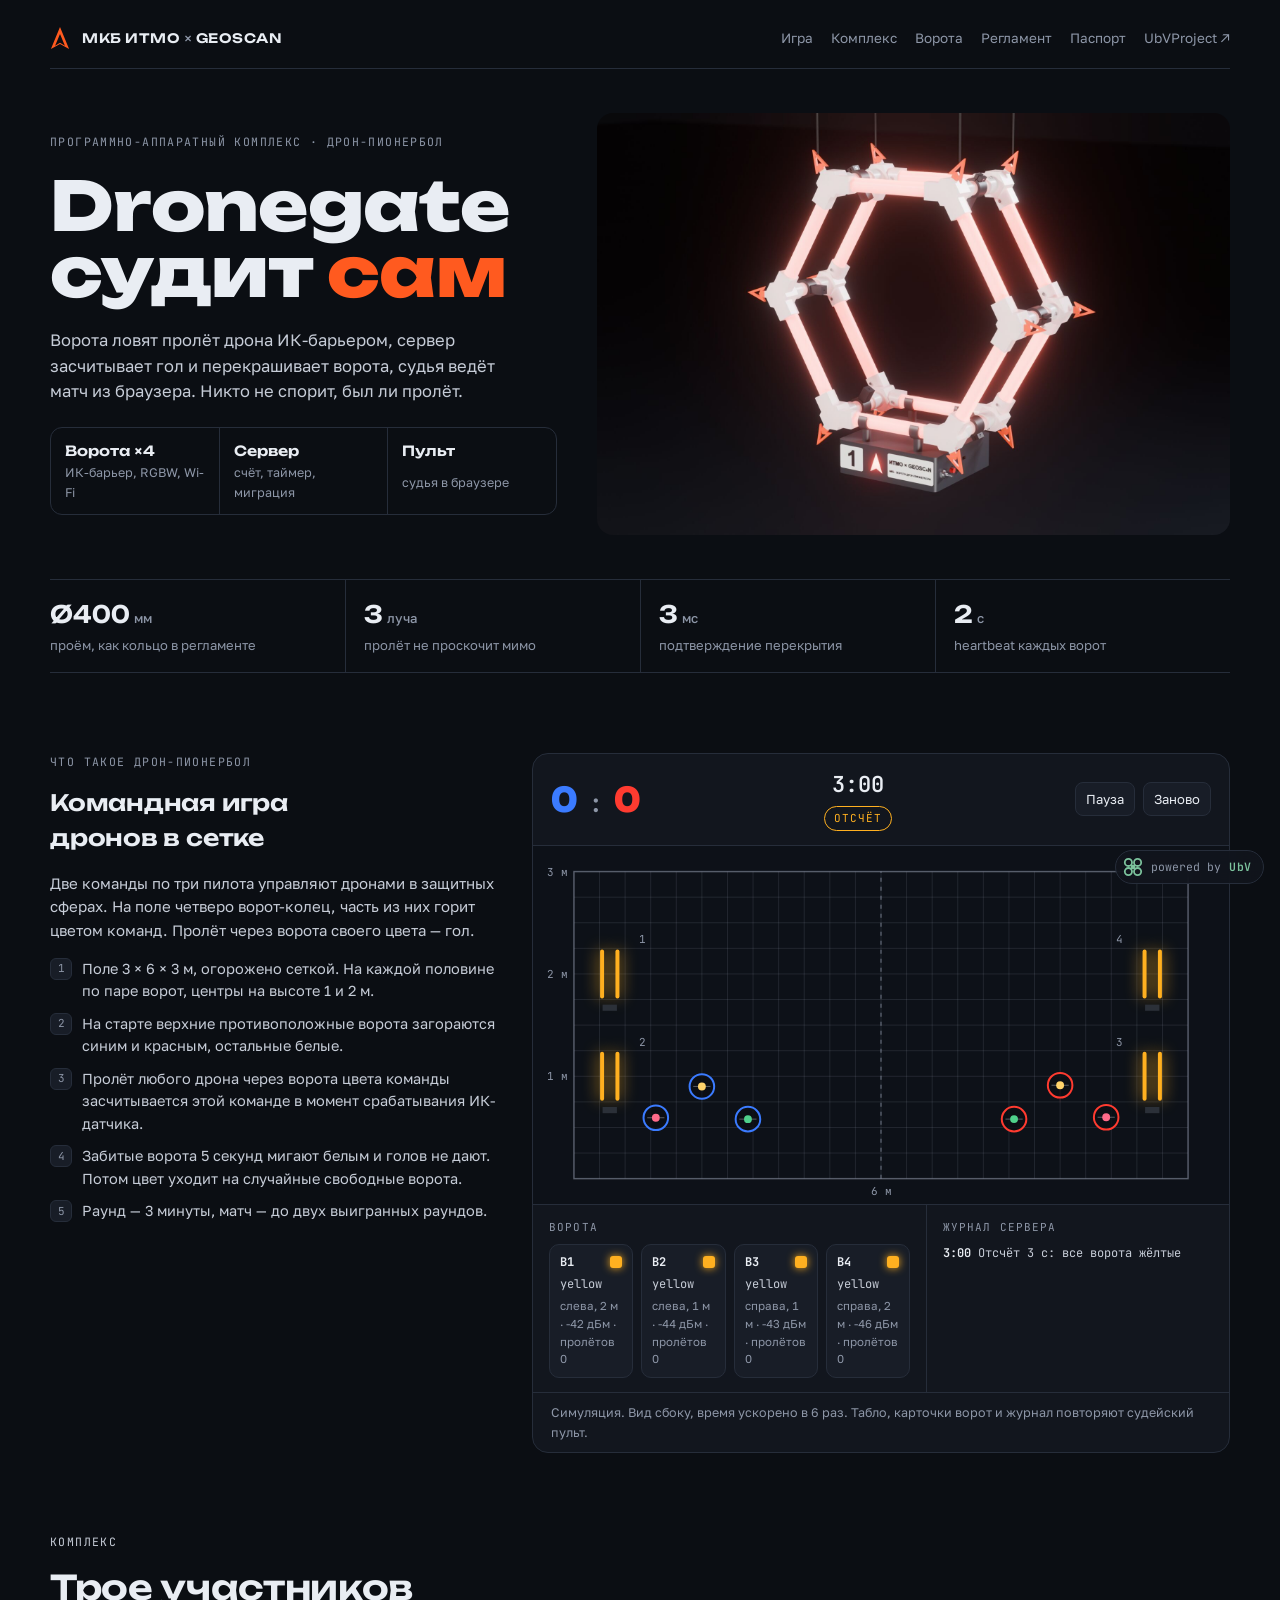
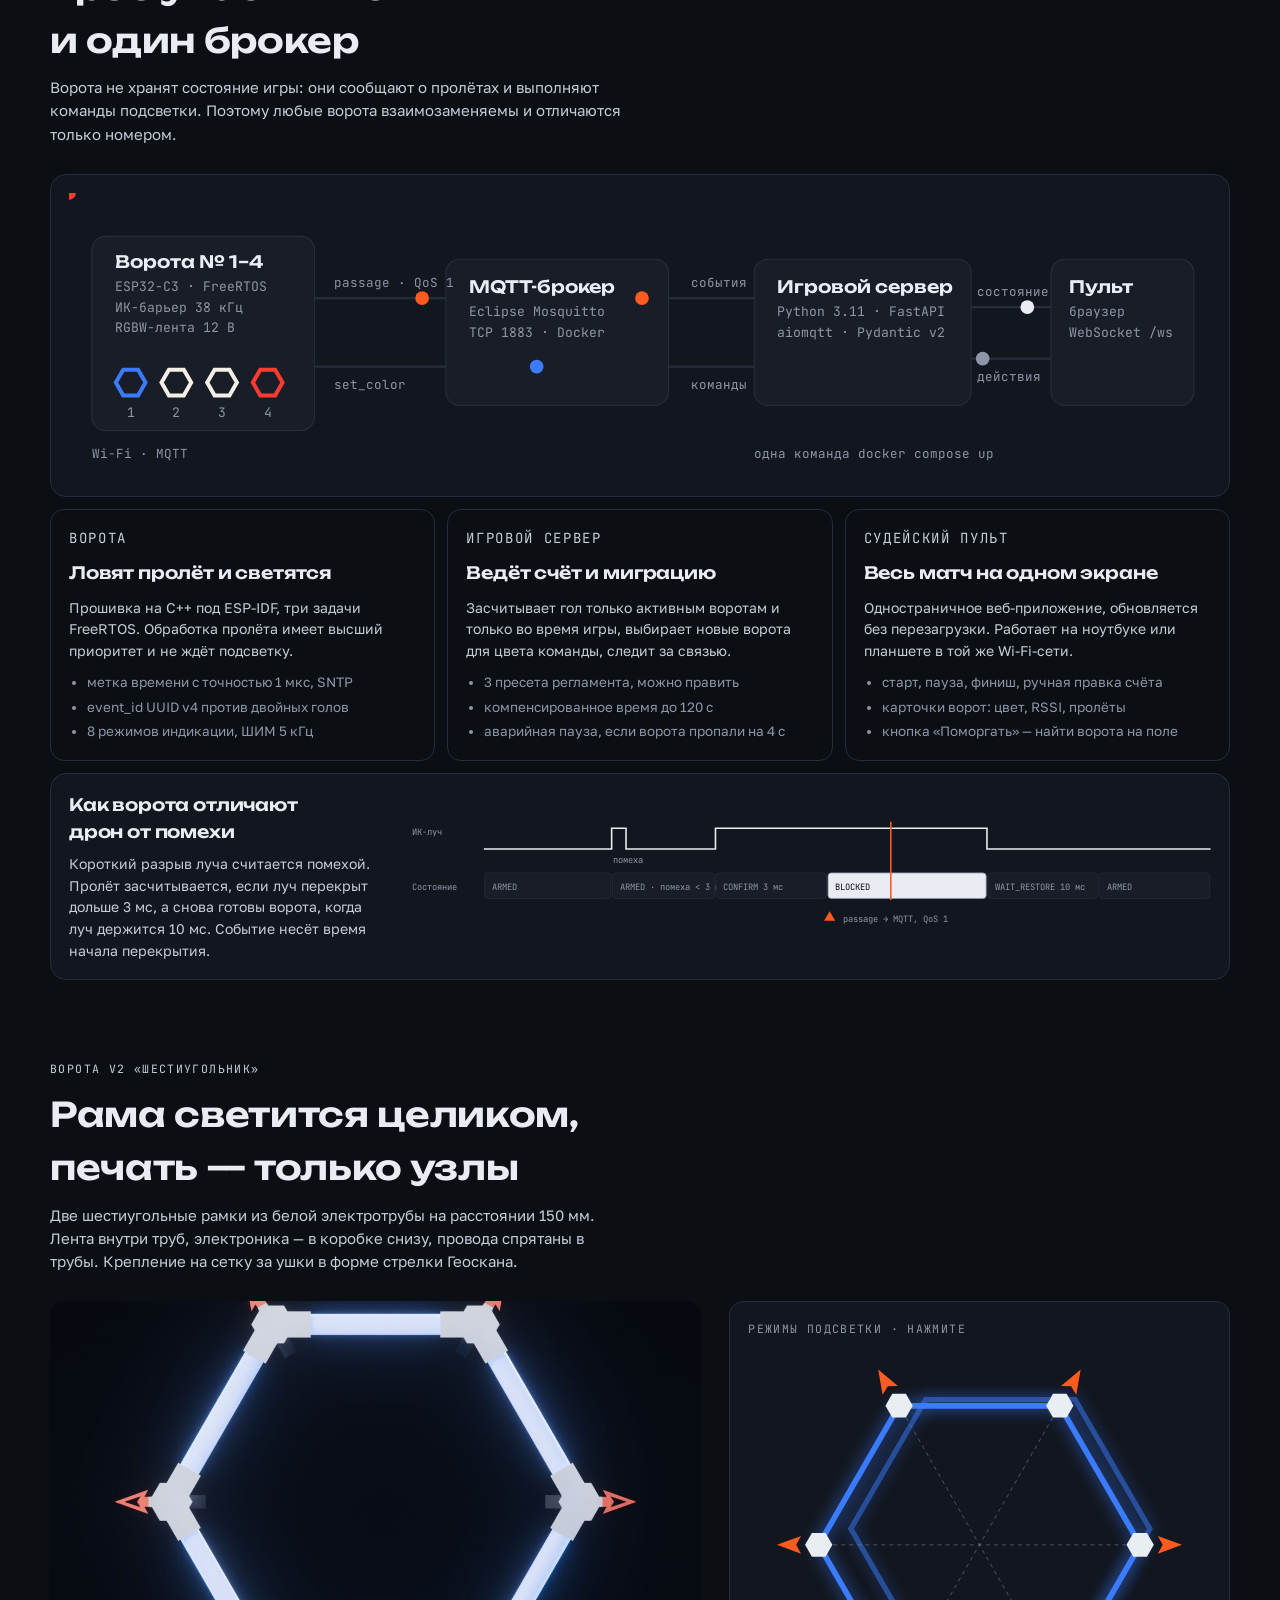
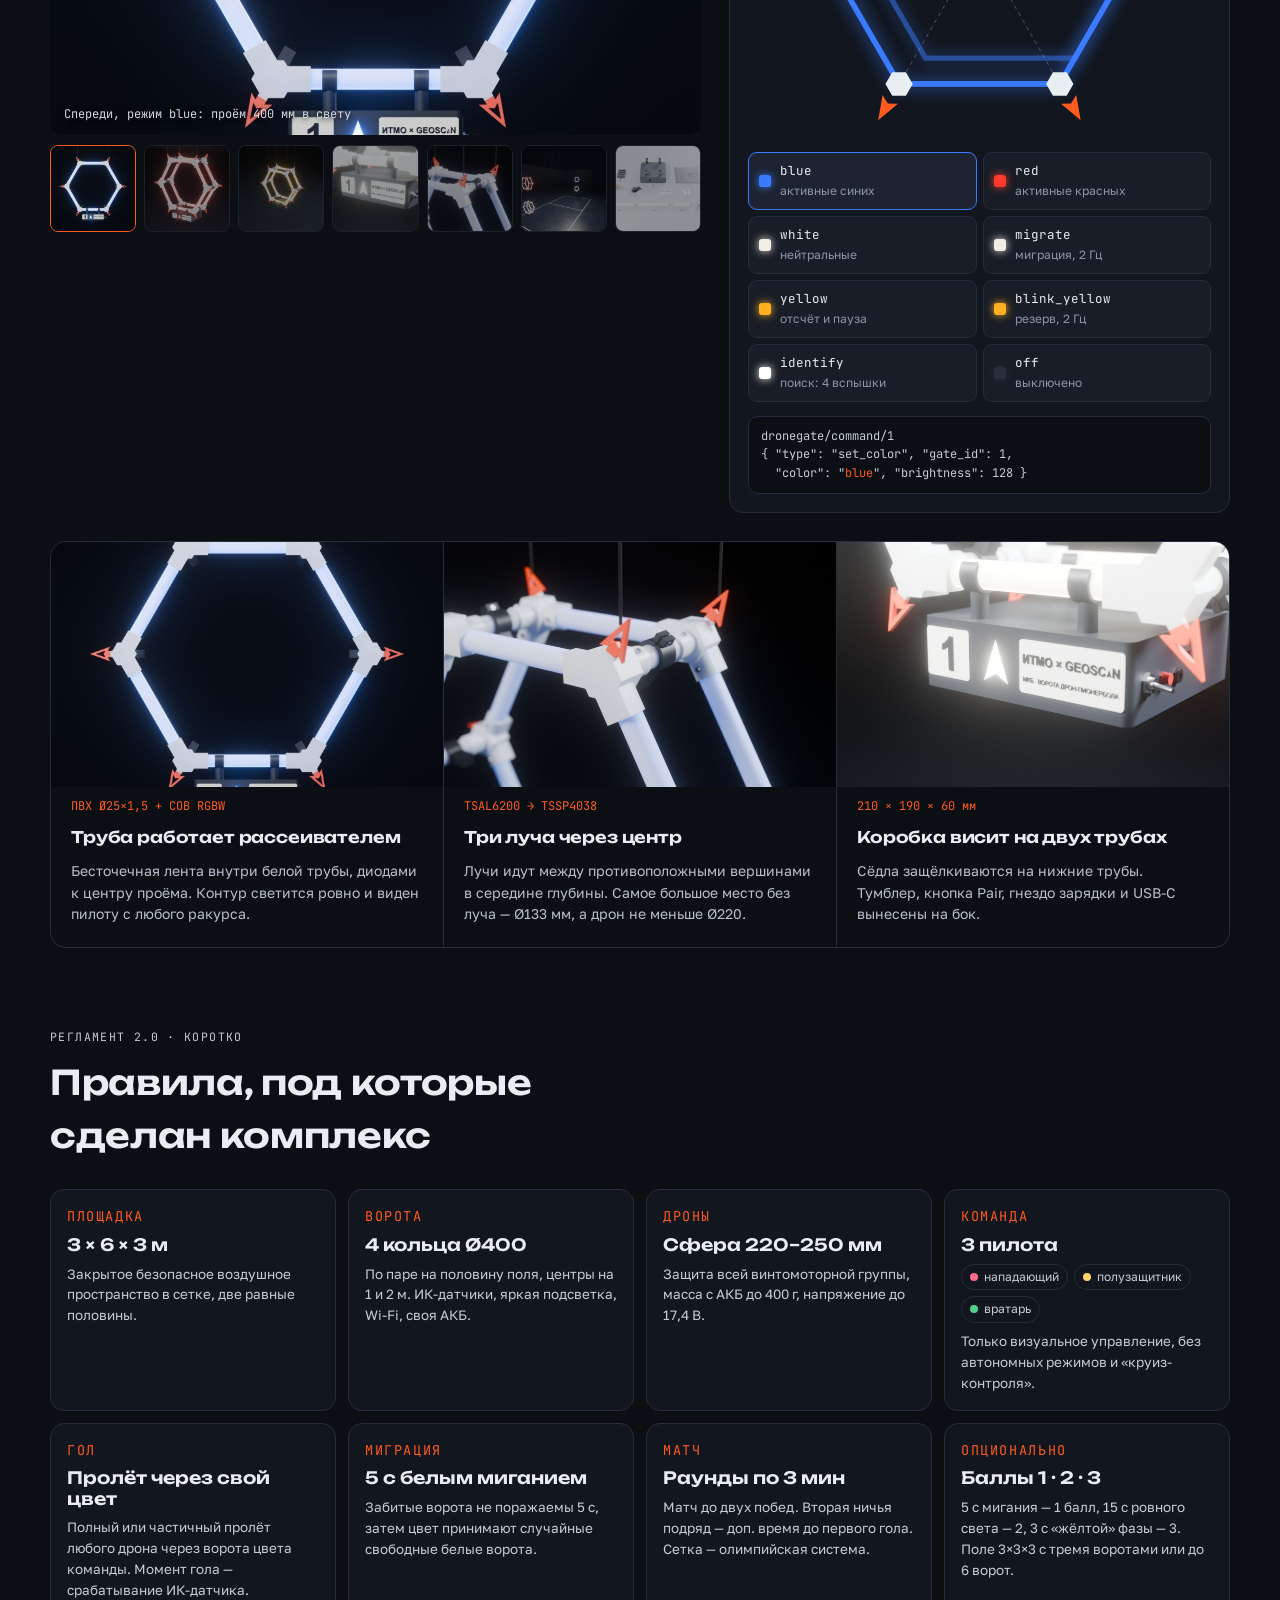
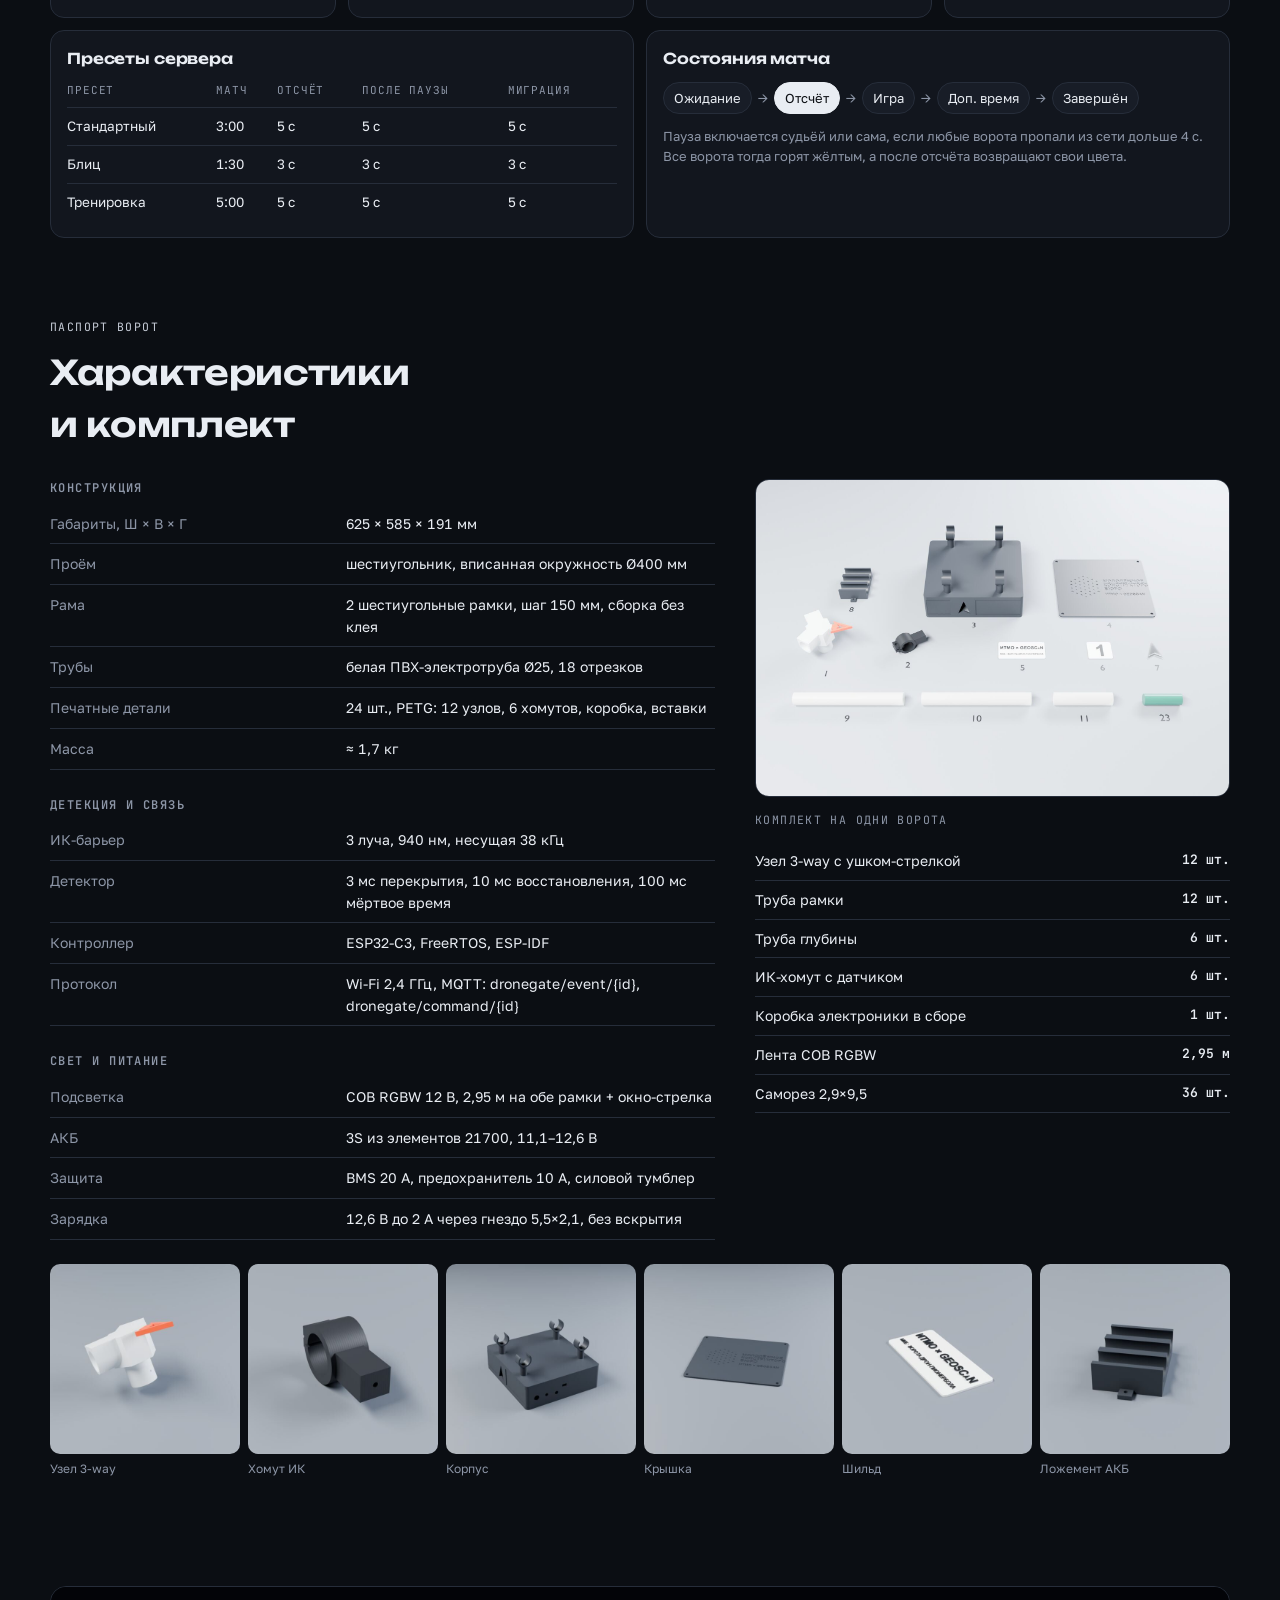
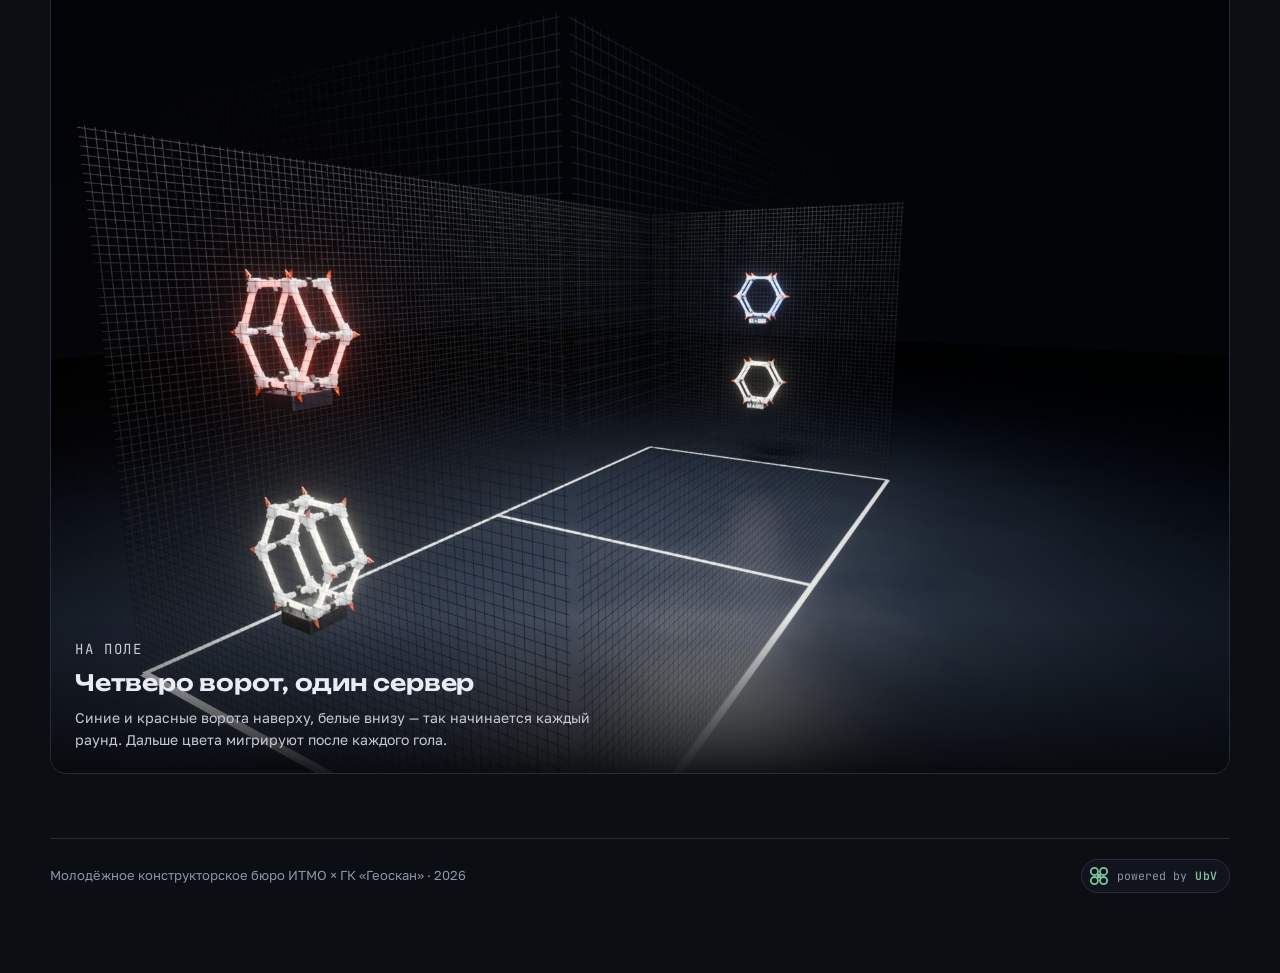
<file: projects/dronegate/index.html>
<!doctype html>
<html lang="ru">
<head>
<meta charset="utf-8">
<meta name="viewport" content="width=device-width, initial-scale=1, viewport-fit=cover">
<title>Dronegate — автосудейство для дрон-пионербола</title>
<meta name="description" content="Ворота с ИК-барьером и RGBW-подсветкой, игровой сервер и судейский пульт для дрон-пионербола. Проект МКБ ИТМО совместно с ГК «Геоскан».">
<link rel="canonical" href="https://ubvproject.github.io/projects/dronegate/">
<meta property="og:site_name" content="UbVProject">
<meta property="og:locale" content="ru_RU">
<meta property="og:type" content="article">
<meta property="og:title" content="Dronegate · автосудейство для дрон-пионербола">
<meta property="og:description" content="Ворота с ИК-барьером и RGBW-подсветкой, игровой сервер и судейский пульт для дрон-пионербола. Проект МКБ ИТМО совместно с ГК «Геоскан».">
<meta property="og:url" content="https://ubvproject.github.io/projects/dronegate/">
<meta property="og:image" content="https://ubvproject.github.io/projects/dronegate/og.png">
<meta property="og:image:width" content="1200">
<meta property="og:image:height" content="630">
<meta name="twitter:card" content="summary_large_image">
<meta name="theme-color" content="#0b0e13">
<link rel="icon" href="../../assets/logo.svg" type="image/svg+xml">
<link rel="preconnect" href="https://fonts.googleapis.com">
<link rel="preconnect" href="https://fonts.gstatic.com" crossorigin>
<link rel="stylesheet" href="https://fonts.googleapis.com/css2?family=Unbounded:wght@400;600;800&family=Golos+Text:wght@400;500;600&family=JetBrains+Mono:wght@400;600&display=swap">
<style>
/* Тёмная студия под рендеры. Презентация ПАК сверху вниз: игра → комплекс → ворота → регламент → паспорт → статус */
:root {
  --bg: #0b0e13;
  --panel: #12161e;
  --panel-2: #181d27;
  --line: #262d3a;
  --fg: #e9edf3;
  --soft: #c6ccd7;
  --mute: #8d96a7;
  --geo: #ff5a1f;
  --red: #ff3b30;
  --blue: #3b7bff;
  --white: #f4efe6;
  --yellow: #ffb020;
  --ubv: #7cc39d;
  --mode: #ff3b30;
  --display: "Unbounded", "Helvetica Neue", Arial, sans-serif;
  --body: "Golos Text", "Helvetica Neue", Arial, sans-serif;
  --mono: "JetBrains Mono", ui-monospace, Menlo, monospace;
  color-scheme: dark;
}
* { box-sizing: border-box; }
html { scroll-behavior: smooth; }
body {
  background: var(--bg); color: var(--fg); font-family: var(--body); font-size: 15px; line-height: 1.55;
  padding-left: max(16px, env(safe-area-inset-left, 0px)); padding-right: max(16px, env(safe-area-inset-right, 0px));
  padding-block: 0 72px;
}
.wrap { max-width: 1180px; margin: 0 auto; }
h1, h2, h3 { font-family: var(--display); font-weight: 600; text-wrap: balance; margin: 0; letter-spacing: -0.01em; }
p { margin: 0; }
a { color: inherit; }
.eyebrow { font-family: var(--mono); font-size: 11.5px; letter-spacing: 0.12em; text-transform: uppercase; color: var(--mute); }
.num { font-variant-numeric: tabular-nums; }
button { font: inherit; color: inherit; }
:focus-visible { outline: 2px solid var(--geo); outline-offset: 2px; }

/* шапка */
.top { display: flex; align-items: center; justify-content: space-between; gap: 12px 24px; padding-block: 18px; border-bottom: 1px solid var(--line); flex-wrap: wrap; }
.brand { display: flex; align-items: center; gap: 12px; font-family: var(--display); font-size: 13px; font-weight: 600; letter-spacing: 0.04em; }
.brand svg { width: 20px; height: 24px; flex: none; }
.brand .x { color: var(--mute); font-weight: 400; }
.nav { display: flex; gap: 4px 18px; flex-wrap: wrap; font-size: 13.5px; }
.nav a { color: var(--mute); text-decoration: none; }
.nav a:hover { color: var(--fg); }

/* главный экран */
.hero { display: grid; grid-template-columns: minmax(0, 1fr) minmax(0, 1.25fr); gap: 40px; padding-block: 44px 8px; align-items: center; }
.hero-text { display: grid; gap: 22px; min-width: 0; }
.hero h1 { font-size: clamp(38px, 6vw, 68px); line-height: 0.98; font-weight: 800; }
.hero h1 em { font-style: normal; color: var(--geo); }
.lead { color: var(--soft); font-size: 16.5px; max-width: 48ch; }
.parts3 { display: grid; grid-template-columns: repeat(3, minmax(0, 1fr)); border: 1px solid var(--line); border-radius: 12px; overflow: hidden; }
.parts3 div { padding: 12px 14px; display: grid; gap: 2px; min-width: 0; }
.parts3 div + div { border-left: 1px solid var(--line); }
.parts3 b { font-family: var(--display); font-size: 14px; font-weight: 600; }
.parts3 span { font-size: 12.5px; color: var(--mute); }
.hero-img { margin: 0; border-radius: 16px; overflow: hidden; background: #000; aspect-ratio: 3 / 2; max-width: 100%; }
.hero-img img { width: 100%; height: 100%; object-fit: cover; display: block; }
.facts { display: grid; grid-template-columns: repeat(4, minmax(0, 1fr)); border-top: 1px solid var(--line); border-bottom: 1px solid var(--line); margin-top: 36px; }
.facts div { padding: 16px 18px 16px 0; display: grid; gap: 2px; min-width: 0; }
.facts div + div { padding-left: 18px; border-left: 1px solid var(--line); }
.facts b { font-family: var(--display); font-weight: 600; font-size: 24px; font-variant-numeric: tabular-nums; }
.facts b small { font-family: var(--body); font-size: 13px; font-weight: 500; color: var(--mute); margin-left: 4px; }
.facts span { font-size: 13px; color: var(--mute); }

section { padding-block: 80px 0; scroll-margin-top: 16px; }
.sec-head { display: grid; gap: 10px; margin-bottom: 28px; max-width: 64ch; }
.sec-head h2 { font-size: clamp(24px, 3vw, 34px); }
.sec-head p { color: var(--soft); }

/* игра: симуляция матча */
.game { display: grid; grid-template-columns: minmax(0, 1fr) minmax(0, 1.55fr); gap: 32px; align-items: start; }
.game-text { display: grid; gap: 16px; min-width: 0; }
.game-text ul { margin: 0; padding: 0; list-style: none; display: grid; gap: 10px; }
.game-text li { display: grid; grid-template-columns: 22px minmax(0, 1fr); gap: 10px; color: var(--soft); font-size: 14.5px; }
.game-text li i { width: 22px; height: 22px; border-radius: 6px; display: grid; place-items: center; font-style: normal; font-family: var(--mono); font-size: 11px; background: var(--panel-2); border: 1px solid var(--line); color: var(--mute); }
.demo { background: var(--panel); border: 1px solid var(--line); border-radius: 16px; overflow: hidden; min-width: 0; }
.board { display: grid; grid-template-columns: auto minmax(0, 1fr) auto; align-items: center; gap: 12px; padding: 14px 18px; border-bottom: 1px solid var(--line); }
.score { display: flex; align-items: baseline; gap: 14px; font-family: var(--display); font-weight: 800; font-size: 34px; font-variant-numeric: tabular-nums; line-height: 1; }
.score .b { color: var(--blue); } .score .r { color: var(--red); } .score .c { color: var(--mute); font-weight: 400; font-size: 26px; }
.clock { justify-self: center; display: grid; justify-items: center; gap: 4px; }
.clock b { font-family: var(--mono); font-size: 22px; font-weight: 600; font-variant-numeric: tabular-nums; }
.phase { font-family: var(--mono); font-size: 11px; letter-spacing: .08em; text-transform: uppercase; padding: 3px 9px; border-radius: 999px; border: 1px solid var(--line); color: var(--soft); }
.phase[data-p="countdown"] { color: var(--yellow); border-color: var(--yellow); }
.phase[data-p="play"] { color: var(--ubv); border-color: var(--ubv); }
.ctl { display: flex; gap: 8px; }
.ctl button { background: var(--panel-2); border: 1px solid var(--line); border-radius: 8px; padding: 6px 10px; cursor: pointer; font-size: 13px; }
.ctl button:hover { border-color: var(--mute); }
#field { display: block; width: 100%; aspect-ratio: 6.8 / 3.5; max-width: 100%; background: #0d1118; }
.hud { display: grid; grid-template-columns: minmax(0, 1.3fr) minmax(0, 1fr); gap: 1px; background: var(--line); border-top: 1px solid var(--line); }
.hud > div { background: var(--panel); padding: 14px 16px; min-width: 0; }
.gates { display: grid; grid-template-columns: repeat(4, minmax(0, 1fr)); gap: 8px; }
.gcard { border: 1px solid var(--line); border-radius: 10px; padding: 8px 10px; display: grid; gap: 4px; background: var(--panel-2); min-width: 0; }
.gcard .h { display: flex; justify-content: space-between; align-items: center; gap: 6px; font-family: var(--mono); font-size: 12px; }
.gcard .sw { width: 12px; height: 12px; border-radius: 3px; background: var(--c, var(--white)); box-shadow: 0 0 8px var(--c, var(--white)); }
.gcard code { font-family: var(--mono); font-size: 12px; color: var(--soft); }
.gcard span { font-size: 11.5px; color: var(--mute); font-variant-numeric: tabular-nums; }
.log { font-family: var(--mono); font-size: 12px; color: var(--soft); display: grid; gap: 3px; min-height: 6.2em; }
.log div { white-space: nowrap; overflow: hidden; text-overflow: ellipsis; }
.log b { color: var(--fg); font-weight: 600; }
.hud .lbl { font-family: var(--mono); font-size: 11px; letter-spacing: .1em; text-transform: uppercase; color: var(--mute); margin-bottom: 8px; }
.demo-note { padding: 10px 18px; border-top: 1px solid var(--line); font-size: 12.5px; color: var(--mute); }

/* ПАК */
.flow { background: var(--panel); border: 1px solid var(--line); border-radius: 16px; padding: 18px; overflow-x: auto; }
.flow svg { display: block; width: 100%; min-width: 680px; height: auto; }
.flow .box { fill: var(--panel-2); stroke: var(--line); }
.flow .t1 { font-family: var(--display); font-size: 15px; font-weight: 600; fill: var(--fg); }
.flow .t2 { font-family: var(--mono); font-size: 11.5px; fill: var(--mute); }
.flow .lab { font-family: var(--mono); font-size: 11px; fill: var(--mute); }
.flow .wire { fill: none; stroke: var(--line); stroke-width: 2; }
.comps { display: grid; grid-template-columns: repeat(3, minmax(0, 1fr)); gap: 12px; margin-top: 12px; }
.comp { border: 1px solid var(--line); border-radius: 14px; padding: 18px; display: grid; gap: 10px; align-content: start; min-width: 0; }
.comp h3 { font-size: 17px; }
.comp p { color: var(--soft); font-size: 14px; }
.comp ul { margin: 0; padding-left: 18px; color: var(--mute); font-size: 13.5px; display: grid; gap: 4px; }
.det { margin-top: 12px; background: var(--panel); border: 1px solid var(--line); border-radius: 16px; padding: 18px; display: grid; grid-template-columns: minmax(0, 0.8fr) minmax(0, 2fr); gap: 24px; align-items: center; }
.det h3 { font-size: 17px; margin-bottom: 8px; }
.det p { color: var(--soft); font-size: 14px; }
.det-svg { overflow-x: auto; min-width: 0; }
.det-svg svg { display: block; width: 100%; min-width: 560px; height: auto; }
.det-svg .seg { fill: var(--panel-2); stroke: var(--line); transition: fill .15s; }
.det-svg .seg.on { fill: #2a3240; stroke: var(--mute); }
.det-svg .seg.on.blk { fill: var(--fg); }
.det-svg .st { font-family: var(--mono); font-size: 11px; fill: var(--mute); }
.det-svg .st.on { fill: var(--fg); }
.det-svg .st.on.blk { fill: var(--bg); }
.det-svg .wave { fill: none; stroke: var(--fg); stroke-width: 2; }
.det-svg .ax { font-family: var(--mono); font-size: 11px; fill: var(--mute); }
.det-svg .evt { fill: var(--geo); }

/* ворота */
.gate-grid { display: grid; grid-template-columns: minmax(0, 1.3fr) minmax(0, 1fr); gap: 28px; align-items: start; }
.stage { display: grid; gap: 10px; min-width: 0; }
.stage figure { margin: 0; position: relative; border-radius: 14px; overflow: hidden; background: #000; aspect-ratio: 3 / 2; max-width: 100%; }
.stage figure img { width: 100%; height: 100%; object-fit: cover; display: block; }
.stage figcaption { position: absolute; left: 14px; bottom: 12px; right: 14px; font-family: var(--mono); font-size: 12px; color: #d4dae4; text-shadow: 0 1px 6px #000; }
.thumbs { display: grid; grid-template-columns: repeat(7, minmax(0, 1fr)); gap: 8px; }
.thumbs button { padding: 0; border: 1px solid var(--line); border-radius: 8px; overflow: hidden; background: #000; cursor: pointer; aspect-ratio: 1; opacity: .6; transition: opacity .2s, border-color .2s; }
.thumbs button img { width: 100%; height: 100%; object-fit: cover; display: block; }
.thumbs button[aria-pressed="true"], .thumbs button:hover { opacity: 1; border-color: var(--geo); }
.modes-box { background: var(--panel); border: 1px solid var(--line); border-radius: 14px; padding: 18px; display: grid; gap: 14px; min-width: 0; }
.sim { aspect-ratio: 1.2; max-width: 100%; }
.sim svg { width: 100%; height: 100%; overflow: visible; display: block; }
.sim .ring { fill: none; stroke: var(--mode); transition: stroke .3s; }
.sim .glow { stroke-width: 16; opacity: .38; filter: url(#blur); }
.sim .core { stroke-width: 7; }
.sim .rear { opacity: .55; }
.sim .node { fill: #e9eef3; }
.sim .lug { fill: var(--geo); }
.sim .beam { stroke: var(--mute); stroke-width: 1.2; stroke-dasharray: 5 5; opacity: .5; }
.sim[data-anim="blink"] .ring { animation: blink 0.5s steps(1, end) infinite; }
.sim[data-anim="identify"] .ring { animation: blink 0.5s steps(1, end) 4; }
@keyframes blink { 50% { stroke: #2a303b; } }
.modes { display: grid; grid-template-columns: repeat(2, minmax(0, 1fr)); gap: 6px; }
.modes button { display: grid; grid-template-columns: 12px minmax(0, 1fr); gap: 2px 9px; align-items: center; text-align: left; padding: 8px 10px; background: var(--panel-2); border: 1px solid var(--line); border-radius: 9px; cursor: pointer; }
.modes button i { width: 12px; height: 12px; border-radius: 3px; background: var(--c); grid-row: span 2; box-shadow: 0 0 8px var(--c); }
.modes button code { font-family: var(--mono); font-size: 12.5px; }
.modes button span { font-size: 12px; color: var(--mute); }
.modes button[aria-pressed="true"] { border-color: var(--mode); background: #1d2330; }
.mqtt { font-family: var(--mono); font-size: 12px; color: var(--soft); background: var(--bg); border: 1px solid var(--line); border-radius: 10px; padding: 10px 12px; overflow-x: auto; white-space: pre; }
.mqtt em { font-style: normal; color: var(--geo); }
.features { display: grid; grid-template-columns: repeat(3, minmax(0, 1fr)); gap: 1px; background: var(--line); border: 1px solid var(--line); border-radius: 16px; overflow: hidden; margin-top: 28px; }
.feature { background: var(--bg); padding: 0 0 22px; display: grid; gap: 10px; align-content: start; min-width: 0; }
.feature img { width: 100%; aspect-ratio: 16 / 10; object-fit: cover; display: block; max-width: 100%; }
.feature h3 { font-size: 16px; padding-inline: 20px; }
.feature p { color: #b9c0cc; font-size: 14px; padding-inline: 20px; }
.feature .k { font-family: var(--mono); font-size: 12px; color: var(--geo); padding-inline: 20px; }

/* регламент */
.rules { display: grid; grid-template-columns: repeat(4, minmax(0, 1fr)); gap: 12px; }
.rule { border: 1px solid var(--line); border-radius: 14px; padding: 16px; display: grid; gap: 8px; align-content: start; background: var(--panel); min-width: 0; }
.rule .eyebrow { color: var(--geo); }
.rule b { font-family: var(--display); font-size: 17px; font-weight: 600; line-height: 1.2; }
.rule p { color: var(--soft); font-size: 13.5px; }
.roles { display: flex; gap: 6px; flex-wrap: wrap; }
.roles span { font-size: 12px; padding: 3px 8px; border-radius: 999px; border: 1px solid var(--line); display: inline-flex; align-items: center; gap: 6px; color: var(--soft); }
.roles span::before { content: ""; width: 8px; height: 8px; border-radius: 50%; background: var(--c); }
.rules-2 { display: grid; grid-template-columns: minmax(0, 1fr) minmax(0, 1fr); gap: 12px; margin-top: 12px; }
.tbl { border: 1px solid var(--line); border-radius: 14px; padding: 16px; background: var(--panel); min-width: 0; overflow-x: auto; }
.tbl table { width: 100%; border-collapse: collapse; font-size: 13.5px; font-variant-numeric: tabular-nums; }
.tbl th { text-align: left; font-family: var(--mono); font-size: 11px; letter-spacing: .08em; text-transform: uppercase; color: var(--mute); font-weight: 400; padding: 0 8px 8px 0; }
.tbl td { padding: 8px 8px 8px 0; border-top: 1px solid var(--line); }
.tbl h3, .states h3 { font-size: 15px; margin-bottom: 12px; }
.states { border: 1px solid var(--line); border-radius: 14px; padding: 16px; background: var(--panel); min-width: 0; }
.chain { display: flex; flex-wrap: wrap; align-items: center; gap: 6px; font-size: 13px; }
.chain span { padding: 5px 10px; border: 1px solid var(--line); border-radius: 999px; background: var(--panel-2); }
.chain span.hot { border-color: var(--fg); background: var(--fg); color: var(--bg); }
.chain i { font-style: normal; color: var(--mute); }
.states p { color: var(--mute); font-size: 13px; margin-top: 12px; }

/* паспорт */
.specs-grid { display: grid; grid-template-columns: minmax(0, 1.4fr) minmax(0, 1fr); gap: 40px; align-items: start; }
.specs { display: grid; gap: 26px; min-width: 0; }
.specs h3 { font-family: var(--mono); font-weight: 600; font-size: 12px; letter-spacing: .12em; text-transform: uppercase; color: var(--mute); margin-bottom: 6px; }
.specs dl { margin: 0; display: grid; grid-template-columns: minmax(0, 1fr) minmax(0, 1.25fr); }
.specs dt, .specs dd { margin: 0; padding: 9px 0; border-bottom: 1px solid var(--line); font-size: 14px; }
.specs dt { color: var(--mute); padding-right: 16px; }
.specs dd { font-variant-numeric: tabular-nums; }
.kit { display: grid; gap: 14px; }
.kit figure { margin: 0; border-radius: 14px; overflow: hidden; border: 1px solid var(--line); }
.kit figure img { display: block; width: 100%; max-width: 100%; }
.kit ul { list-style: none; margin: 0; padding: 0; display: grid; }
.kit li { display: flex; justify-content: space-between; gap: 12px; padding: 8px 0; border-bottom: 1px solid var(--line); font-size: 14px; }
.kit li b { font-family: var(--mono); font-weight: 600; font-size: 13px; white-space: nowrap; }
.parts { display: grid; grid-template-columns: repeat(6, minmax(0, 1fr)); gap: 8px; margin-top: 24px; }
.parts figure { margin: 0; display: grid; gap: 6px; }
.parts img { width: 100%; aspect-ratio: 1; object-fit: cover; border-radius: 10px; display: block; }
.parts figcaption { font-size: 12px; color: var(--mute); }

.arena { position: relative; border-radius: 16px; overflow: hidden; border: 1px solid var(--line); margin-top: 28px; }
.arena img { display: block; width: 100%; max-width: 100%; }
.arena .over { position: absolute; left: 0; right: 0; bottom: 0; padding: 22px 24px; background: linear-gradient(transparent, rgba(5, 7, 10, .92)); display: grid; gap: 6px; }
.arena .over p { color: var(--soft); max-width: 62ch; font-size: 14px; }
.docs { display: grid; grid-template-columns: repeat(4, minmax(0, 1fr)); gap: 12px; margin-top: 12px; }
.docs div { border: 1px solid var(--line); border-radius: 12px; padding: 16px; display: grid; gap: 6px; align-content: start; background: var(--panel); min-width: 0; }
.docs b { font-family: var(--mono); font-size: 12.5px; color: var(--geo); }
.docs span { font-size: 13.5px; color: var(--soft); }
footer { margin-top: 64px; padding-top: 20px; border-top: 1px solid var(--line); display: flex; justify-content: space-between; align-items: center; gap: 16px; flex-wrap: wrap; color: var(--mute); font-size: 13px; }

/* шилдик UbV */
.ubv { position: fixed; right: max(16px, env(safe-area-inset-right, 0px)); bottom: calc(16px + env(safe-area-inset-bottom, 0px)); z-index: 5;
  display: inline-flex; align-items: center; gap: 8px; padding: 6px 12px 6px 7px; border-radius: 999px; text-decoration: none;
  background: rgba(18, 22, 30, .86); border: 1px solid var(--line); backdrop-filter: blur(8px); -webkit-backdrop-filter: blur(8px);
  font-family: var(--mono); font-size: 11.5px; color: var(--mute); transition: border-color .2s, color .2s; }
.ubv:hover { border-color: var(--ubv); color: var(--fg); }
.ubv svg { width: 20px; height: 20px; flex: none; }
.ubv b { color: var(--ubv); font-weight: 600; letter-spacing: .02em; }
.ubv-inline { position: static; backdrop-filter: none; -webkit-backdrop-filter: none; }

@media (max-width: 980px) {
  .hero, .game, .gate-grid, .specs-grid, .det { grid-template-columns: minmax(0, 1fr); }
  .rules { grid-template-columns: repeat(2, minmax(0, 1fr)); }
  .features, .comps { grid-template-columns: minmax(0, 1fr); }
  .parts { grid-template-columns: repeat(3, minmax(0, 1fr)); }
}
@media (max-width: 640px) {
  .facts { grid-template-columns: repeat(2, minmax(0, 1fr)); }
  .facts div:nth-child(3) { padding-left: 0; border-left: 0; }
  .facts div:nth-child(n+3) { border-top: 1px solid var(--line); }
  .hud, .rules-2 { grid-template-columns: minmax(0, 1fr); }
  .gates { grid-template-columns: repeat(2, minmax(0, 1fr)); }
  .rules { grid-template-columns: minmax(0, 1fr); }
  .thumbs { grid-template-columns: repeat(4, minmax(0, 1fr)); }
  .parts3 { grid-template-columns: minmax(0, 1fr); }
  .parts3 div + div { border-left: 0; border-top: 1px solid var(--line); }
  .board { grid-template-columns: auto minmax(0, 1fr); }
  .ctl { grid-column: 1 / -1; }
  .score { font-size: 28px; }
  .arena .over { position: static; background: var(--panel); }
  .ubv { display: none; }
  .ubv.ubv-inline { display: inline-flex; }
}
@media (prefers-reduced-motion: reduce) {
  html { scroll-behavior: auto; }
  .sim .ring { animation: none !important; }
}
</style>
</head>
<body>
<div class="wrap">
  <header class="top">
    <div class="brand">
      <svg viewBox="0 0 22 26" aria-hidden="true"><path d="M11 1 L21 25 L11 19.5 L1 25 Z M11 8.5 L5.6 21.4 L11 18.3 L16.4 21.4 Z" fill="var(--geo)" fill-rule="evenodd"/></svg>
      <span>МКБ ИТМО <span class="x">×</span> GEOSCAN</span>
    </div>
    <nav class="nav" aria-label="Разделы">
      <a href="#game">Игра</a><a href="#pak">Комплекс</a><a href="#gate">Ворота</a><a href="#rules">Регламент</a><a href="#specs">Паспорт</a><a href="../../">UbVProject ↗</a>
    </nav>
  </header>

  <div class="hero">
    <div class="hero-text">
      <p class="eyebrow">Программно-аппаратный комплекс · дрон-пионербол</p>
      <h1>Dronegate<br>судит <em>сам</em></h1>
      <p class="lead">Ворота ловят пролёт дрона ИК-барьером, сервер засчитывает гол и перекрашивает ворота, судья ведёт матч из браузера. Никто не спорит, был ли пролёт.</p>
      <div class="parts3">
        <div><b>Ворота ×4</b><span>ИК-барьер, RGBW, Wi-Fi</span></div>
        <div><b>Сервер</b><span>счёт, таймер, миграция</span></div>
        <div><b>Пульт</b><span>судья в браузере</span></div>
      </div>
    </div>
    <figure class="hero-img"><img src="img/hero.jpg" alt="Ворота Dronegate v2 светятся красным: шестиугольная рама с коробкой электроники снизу"></figure>
  </div>
  <div class="facts">
    <div><b class="num">Ø400<small>мм</small></b><span>проём, как кольцо в регламенте</span></div>
    <div><b class="num">3<small>луча</small></b><span>пролёт не проскочит мимо</span></div>
    <div><b class="num">3<small>мс</small></b><span>подтверждение перекрытия</span></div>
    <div><b class="num">2<small>с</small></b><span>heartbeat каждых ворот</span></div>
  </div>

  <section id="game">
    <div class="game">
      <div class="game-text">
        <p class="eyebrow">Что такое дрон-пионербол</p>
        <h2>Командная игра дронов в сетке</h2>
        <p style="color:var(--soft)">Две команды по три пилота управляют дронами в защитных сферах. На поле четверо ворот-колец, часть из них горит цветом команд. Пролёт через ворота своего цвета — гол.</p>
        <ul>
          <li><i>1</i><span>Поле 3 × 6 × 3 м, огорожено сеткой. На каждой половине по паре ворот, центры на высоте 1 и 2 м.</span></li>
          <li><i>2</i><span>На старте верхние противоположные ворота загораются синим и красным, остальные белые.</span></li>
          <li><i>3</i><span>Пролёт любого дрона через ворота цвета команды засчитывается этой команде в момент срабатывания ИК-датчика.</span></li>
          <li><i>4</i><span>Забитые ворота 5 секунд мигают белым и голов не дают. Потом цвет уходит на случайные свободные ворота.</span></li>
          <li><i>5</i><span>Раунд — 3 минуты, матч — до двух выигранных раундов.</span></li>
        </ul>
      </div>
      <div class="demo" id="demo">
        <div class="board">
          <div class="score"><span class="b num" id="sb">0</span><span class="c">:</span><span class="r num" id="sr">0</span></div>
          <div class="clock"><b id="clk">3:00</b><span class="phase" id="phase" data-p="countdown">отсчёт</span></div>
          <div class="ctl"><button type="button" id="play">Пауза</button><button type="button" id="restart">Заново</button></div>
        </div>
        <canvas id="field" aria-label="Симуляция матча: вид сбоку на поле 6 × 3 м, дроны двух команд и четверо ворот"></canvas>
        <div class="hud">
          <div><p class="lbl">Ворота</p><div class="gates" id="gates"></div></div>
          <div><p class="lbl">Журнал сервера</p><div class="log" id="log"></div></div>
        </div>
        <p class="demo-note">Симуляция. Вид сбоку, время ускорено в 6 раз. Табло, карточки ворот и журнал повторяют судейский пульт.</p>
      </div>
    </div>
  </section>

  <section id="pak">
    <div class="sec-head">
      <p class="eyebrow">Комплекс</p>
      <h2>Трое участников и один брокер</h2>
      <p>Ворота не хранят состояние игры: они сообщают о пролётах и выполняют команды подсветки. Поэтому любые ворота взаимозаменяемы и отличаются только номером.</p>
    </div>
    <div class="flow">
      <svg viewBox="0 0 1000 250" role="img" aria-label="Схема: ворота отправляют события через MQTT-брокер на игровой сервер, сервер шлёт команды обратно и состояние на пульт">
        <path id="p-ev" class="wire" d="M215,92 C270,92 270,92 330,92 L525,92 C560,92 560,92 600,92"/>
        <path id="p-cmd" class="wire" d="M600,152 L525,152 L330,152 C270,152 270,152 215,152"/>
        <path id="p-ws" class="wire" d="M790,100 L860,100"/>
        <path id="p-http" class="wire" d="M860,145 L790,145"/>
        <g>
          <rect class="box" x="20" y="38" width="195" height="170" rx="12"/>
          <text class="t1" x="40" y="66">Ворота № 1–4</text>
          <text class="t2" x="40" y="86">ESP32-C3 · FreeRTOS</text>
          <text class="t2" x="40" y="104">ИК-барьер 38 кГц</text>
          <text class="t2" x="40" y="122">RGBW-лента 12 В</text>
          <g id="mini-gates" transform="translate(40 150)"></g>
        </g>
        <g>
          <rect class="box" x="330" y="58" width="195" height="128" rx="12"/>
          <text class="t1" x="350" y="88">MQTT-брокер</text>
          <text class="t2" x="350" y="108">Eclipse Mosquitto</text>
          <text class="t2" x="350" y="126">TCP 1883 · Docker</text>
        </g>
        <g>
          <rect class="box" x="600" y="58" width="190" height="128" rx="12"/>
          <text class="t1" x="620" y="88">Игровой сервер</text>
          <text class="t2" x="620" y="108">Python 3.11 · FastAPI</text>
          <text class="t2" x="620" y="126">aiomqtt · Pydantic v2</text>
        </g>
        <g>
          <rect class="box" x="860" y="58" width="125" height="128" rx="12"/>
          <text class="t1" x="876" y="88">Пульт</text>
          <text class="t2" x="876" y="108">браузер</text>
          <text class="t2" x="876" y="126">WebSocket /ws</text>
        </g>
        <text class="lab" x="232" y="82">passage · QoS 1</text>
        <text class="lab" x="232" y="172">set_color</text>
        <text class="lab" x="545" y="82">события</text>
        <text class="lab" x="545" y="172">команды</text>
        <text class="lab" x="795" y="90">состояние</text>
        <text class="lab" x="795" y="165">действия</text>
        <text class="lab" x="20" y="232">Wi-Fi · MQTT</text>
        <text class="lab" x="600" y="232">одна команда docker compose up</text>
        <g id="packets"></g>
      </svg>
    </div>
    <div class="comps">
      <div class="comp">
        <p class="eyebrow">Ворота</p>
        <h3>Ловят пролёт и светятся</h3>
        <p>Прошивка на C++ под ESP-IDF, три задачи FreeRTOS. Обработка пролёта имеет высший приоритет и не ждёт подсветку.</p>
        <ul><li>метка времени с точностью 1 мкс, SNTP</li><li>event_id UUID v4 против двойных голов</li><li>8 режимов индикации, ШИМ 5 кГц</li></ul>
      </div>
      <div class="comp">
        <p class="eyebrow">Игровой сервер</p>
        <h3>Ведёт счёт и миграцию</h3>
        <p>Засчитывает гол только активным воротам и только во время игры, выбирает новые ворота для цвета команды, следит за связью.</p>
        <ul><li>3 пресета регламента, можно править</li><li>компенсированное время до 120 с</li><li>аварийная пауза, если ворота пропали на 4 с</li></ul>
      </div>
      <div class="comp">
        <p class="eyebrow">Судейский пульт</p>
        <h3>Весь матч на одном экране</h3>
        <p>Одностраничное веб-приложение, обновляется без перезагрузки. Работает на ноутбуке или планшете в той же Wi-Fi-сети.</p>
        <ul><li>старт, пауза, финиш, ручная правка счёта</li><li>карточки ворот: цвет, RSSI, пролёты</li><li>кнопка «Поморгать» — найти ворота на поле</li></ul>
      </div>
    </div>
    <div class="det">
      <div>
        <h3>Как ворота отличают дрон от помехи</h3>
        <p>Короткий разрыв луча считается помехой. Пролёт засчитывается, если луч перекрыт дольше 3 мс, а снова готовы ворота, когда луч держится 10 мс. Событие несёт время начала перекрытия.</p>
      </div>
      <div class="det-svg">
        <svg viewBox="0 0 1000 150" role="img" aria-label="Временная диаграмма детектора: помеха отброшена, подтверждение 3 мс, пролёт, восстановление 10 мс">
          <text class="ax" x="0" y="22">ИК-луч</text>
          <path class="wave" d="M90,40 L250,40 L250,14 L268,14 L268,40 L380,40 L380,14 L720,14 L720,40 L1000,40"/>
          <text class="ax" x="252" y="58">помеха</text>
          <g id="segs"></g>
          <path class="evt" d="M523,118 l7,12 l-14,0 z"/>
          <text class="ax" x="540" y="132">passage → MQTT, QoS 1</text>
          <line id="head" x1="90" y1="6" x2="90" y2="104" stroke="var(--geo)" stroke-width="2"/>
        </svg>
      </div>
    </div>
  </section>

  <section id="gate">
    <div class="sec-head">
      <p class="eyebrow">Ворота v2 «Шестиугольник»</p>
      <h2>Рама светится целиком, печать — только узлы</h2>
      <p>Две шестиугольные рамки из белой электротрубы на расстоянии 150 мм. Лента внутри труб, электроника — в коробке снизу, провода спрятаны в трубы. Крепление на сетку за ушки в форме стрелки Геоскана.</p>
    </div>
    <div class="gate-grid">
      <div class="stage">
        <figure>
          <img id="main-img" src="img/front.jpg" alt="Ворота спереди в режиме blue">
          <figcaption id="main-cap">Спереди, режим blue: проём 400 мм в свету</figcaption>
        </figure>
        <div class="thumbs" id="thumbs">
          <button aria-pressed="true" data-src="img/front.jpg" data-cap="Спереди, режим blue: проём 400 мм в свету"><img src="img/front.jpg" alt="Вид спереди"></button>
          <button aria-pressed="false" data-src="img/hero.jpg" data-cap="Режим red — активные ворота красной команды"><img src="img/hero.jpg" alt="Вид 3/4"></button>
          <button aria-pressed="false" data-src="img/rear.jpg" data-cap="Режим yellow — отсчёт перед стартом и пауза"><img src="img/rear.jpg" alt="Вид сзади сверху"></button>
          <button aria-pressed="false" data-src="img/box.jpg" data-cap="Коробка: номер ворот, окно-стрелка в цвет команды, тумблер и зарядка сбоку"><img src="img/box.jpg" alt="Коробка электроники"></button>
          <button aria-pressed="false" data-src="img/node.jpg" data-cap="Узел вершины, ушко-стрелка и ИК-хомут на трубе глубины"><img src="img/node.jpg" alt="Узел крупно"></button>
          <button aria-pressed="false" data-src="img/arena.jpg" data-cap="Поле 3×6 м: по паре ворот на торцах, центры на 1 и 2 м"><img src="img/arena.jpg" alt="Арена"></button>
          <button aria-pressed="false" data-src="img/catalog.jpg" data-cap="Печатные детали, трубы и АКБ — комплект на одни ворота"><img src="img/catalog.jpg" alt="Каталог деталей"></button>
        </div>
      </div>
      <div class="modes-box">
        <p class="eyebrow">Режимы подсветки · нажмите</p>
        <div class="sim" id="sim">
          <svg viewBox="-260 -240 520 480" role="img" aria-label="Ворота спереди: две рамки и три ИК-луча">
            <defs><filter id="blur" x="-30%" y="-30%" width="160%" height="160%"><feGaussianBlur stdDeviation="9"/></filter></defs>
            <g class="rear" transform="translate(26 -20) scale(.93)">
              <polygon class="ring glow" points="200,0 100,173 -100,173 -200,0 -100,-173 100,-173"/>
              <polygon class="ring core" points="200,0 100,173 -100,173 -200,0 -100,-173 100,-173"/>
            </g>
            <line class="beam" x1="-182" y1="0" x2="182" y2="0"/>
            <line class="beam" x1="-91" y1="158" x2="91" y2="-158"/>
            <line class="beam" x1="91" y1="158" x2="-91" y2="-158"/>
            <polygon class="ring glow" points="200,0 100,173 -100,173 -200,0 -100,-173 100,-173"/>
            <polygon class="ring core" points="200,0 100,173 -100,173 -200,0 -100,-173 100,-173"/>
            <g id="nodes"></g>
          </svg>
        </div>
        <div class="modes" id="modes-list"></div>
        <div class="mqtt" id="mqtt"></div>
      </div>
    </div>
    <div class="features">
      <article class="feature">
        <img src="img/front.jpg" alt="Светящаяся рама спереди" loading="lazy">
        <p class="k">ПВХ Ø25×1,5 + COB RGBW</p>
        <h3>Труба работает рассеивателем</h3>
        <p>Бесточечная лента внутри белой трубы, диодами к центру проёма. Контур светится ровно и виден пилоту с любого ракурса.</p>
      </article>
      <article class="feature">
        <img src="img/node.jpg" alt="Узел вершины и ИК-хомут" loading="lazy">
        <p class="k">TSAL6200 → TSSP4038</p>
        <h3>Три луча через центр</h3>
        <p>Лучи идут между противоположными вершинами в середине глубины. Самое большое место без луча — Ø133 мм, а дрон не меньше Ø220.</p>
      </article>
      <article class="feature">
        <img src="img/box.jpg" alt="Коробка электроники" loading="lazy">
        <p class="k">210 × 190 × 60 мм</p>
        <h3>Коробка висит на двух трубах</h3>
        <p>Сёдла защёлкиваются на нижние трубы. Тумблер, кнопка Pair, гнездо зарядки и USB-C вынесены на бок.</p>
      </article>
    </div>
  </section>

  <section id="rules">
    <div class="sec-head">
      <p class="eyebrow">Регламент 2.0 · коротко</p>
      <h2>Правила, под которые сделан комплекс</h2>
    </div>
    <div class="rules">
      <div class="rule"><p class="eyebrow">Площадка</p><b>3 × 6 × 3 м</b><p>Закрытое безопасное воздушное пространство в сетке, две равные половины.</p></div>
      <div class="rule"><p class="eyebrow">Ворота</p><b>4 кольца Ø400</b><p>По паре на половину поля, центры на 1 и 2 м. ИК-датчики, яркая подсветка, Wi-Fi, своя АКБ.</p></div>
      <div class="rule"><p class="eyebrow">Дроны</p><b>Сфера 220–250 мм</b><p>Защита всей винтомоторной группы, масса с АКБ до 400 г, напряжение до 17,4 В.</p></div>
      <div class="rule"><p class="eyebrow">Команда</p><b>3 пилота</b><div class="roles"><span style="--c:#ff6b8a">нападающий</span><span style="--c:#ffd36b">полузащитник</span><span style="--c:#4fd18b">вратарь</span></div><p>Только визуальное управление, без автономных режимов и «круиз-контроля».</p></div>
      <div class="rule"><p class="eyebrow">Гол</p><b>Пролёт через свой цвет</b><p>Полный или частичный пролёт любого дрона через ворота цвета команды. Момент гола — срабатывание ИК-датчика.</p></div>
      <div class="rule"><p class="eyebrow">Миграция</p><b>5 с белым миганием</b><p>Забитые ворота не поражаемы 5 с, затем цвет принимают случайные свободные белые ворота.</p></div>
      <div class="rule"><p class="eyebrow">Матч</p><b>Раунды по 3 мин</b><p>Матч до двух побед. Вторая ничья подряд — доп. время до первого гола. Сетка — олимпийская система.</p></div>
      <div class="rule"><p class="eyebrow">Опционально</p><b>Баллы 1 · 2 · 3</b><p>5 с мигания — 1 балл, 15 с ровного света — 2, 3 с «жёлтой» фазы — 3. Поле 3×3×3 с тремя воротами или до 6 ворот.</p></div>
    </div>
    <div class="rules-2">
      <div class="tbl">
        <h3>Пресеты сервера</h3>
        <table>
          <thead><tr><th>Пресет</th><th>Матч</th><th>Отсчёт</th><th>После паузы</th><th>Миграция</th></tr></thead>
          <tbody>
            <tr><td>Стандартный</td><td>3:00</td><td>5 с</td><td>5 с</td><td>5 с</td></tr>
            <tr><td>Блиц</td><td>1:30</td><td>3 с</td><td>3 с</td><td>3 с</td></tr>
            <tr><td>Тренировка</td><td>5:00</td><td>5 с</td><td>5 с</td><td>5 с</td></tr>
          </tbody>
        </table>
      </div>
      <div class="states">
        <h3>Состояния матча</h3>
        <div class="chain" id="chain">
          <span data-s="idle">Ожидание</span><i>→</i><span data-s="countdown">Отсчёт</span><i>→</i><span data-s="play">Игра</span><i>→</i><span data-s="extra">Доп. время</span><i>→</i><span data-s="finished">Завершён</span>
        </div>
        <p>Пауза включается судьёй или сама, если любые ворота пропали из сети дольше 4 с. Все ворота тогда горят жёлтым, а после отсчёта возвращают свои цвета.</p>
      </div>
    </div>
  </section>

  <section id="specs">
    <div class="sec-head">
      <p class="eyebrow">Паспорт ворот</p>
      <h2>Характеристики и комплект</h2>
    </div>
    <div class="specs-grid">
      <div class="specs">
        <div>
          <h3>Конструкция</h3>
          <dl>
            <dt>Габариты, Ш × В × Г</dt><dd>625 × 585 × 191 мм</dd>
            <dt>Проём</dt><dd>шестиугольник, вписанная окружность Ø400 мм</dd>
            <dt>Рама</dt><dd>2 шестиугольные рамки, шаг 150 мм, сборка без клея</dd>
            <dt>Трубы</dt><dd>белая ПВХ-электротруба Ø25, 18 отрезков</dd>
            <dt>Печатные детали</dt><dd>24 шт., PETG: 12 узлов, 6 хомутов, коробка, вставки</dd>
            <dt>Масса</dt><dd>≈ 1,7 кг</dd>
          </dl>
        </div>
        <div>
          <h3>Детекция и связь</h3>
          <dl>
            <dt>ИК-барьер</dt><dd>3 луча, 940 нм, несущая 38 кГц</dd>
            <dt>Детектор</dt><dd>3 мс перекрытия, 10 мс восстановления, 100 мс мёртвое время</dd>
            <dt>Контроллер</dt><dd>ESP32-C3, FreeRTOS, ESP-IDF</dd>
            <dt>Протокол</dt><dd>Wi-Fi 2,4 ГГц, MQTT: dronegate/event/{id}, dronegate/command/{id}</dd>
          </dl>
        </div>
        <div>
          <h3>Свет и питание</h3>
          <dl>
            <dt>Подсветка</dt><dd>COB RGBW 12 В, 2,95 м на обе рамки + окно-стрелка</dd>
            <dt>АКБ</dt><dd>3S из элементов 21700, 11,1–12,6 В</dd>
            <dt>Защита</dt><dd>BMS 20 А, предохранитель 10 А, силовой тумблер</dd>
            <dt>Зарядка</dt><dd>12,6 В до 2 А через гнездо 5,5×2,1, без вскрытия</dd>
          </dl>
        </div>
      </div>
      <aside class="kit">
        <figure><img src="img/catalog.jpg" alt="Детали комплекта, разложенные на столе" loading="lazy"></figure>
        <p class="eyebrow">Комплект на одни ворота</p>
        <ul>
          <li>Узел 3-way с ушком-стрелкой<b>12 шт.</b></li>
          <li>Труба рамки<b>12 шт.</b></li>
          <li>Труба глубины<b>6 шт.</b></li>
          <li>ИК-хомут с датчиком<b>6 шт.</b></li>
          <li>Коробка электроники в сборе<b>1 шт.</b></li>
          <li>Лента COB RGBW<b>2,95 м</b></li>
          <li>Саморез 2,9×9,5<b>36 шт.</b></li>
        </ul>
      </aside>
    </div>
    <div class="parts">
      <figure><img src="img/p01.jpg" alt="Узел 3-way" loading="lazy"><figcaption>Узел 3-way</figcaption></figure>
      <figure><img src="img/p02.jpg" alt="Хомут ИК" loading="lazy"><figcaption>Хомут ИК</figcaption></figure>
      <figure><img src="img/p03.jpg" alt="Корпус коробки" loading="lazy"><figcaption>Корпус</figcaption></figure>
      <figure><img src="img/p04.jpg" alt="Крышка коробки с гравировкой МКБ" loading="lazy"><figcaption>Крышка</figcaption></figure>
      <figure><img src="img/p05.jpg" alt="Шильд ИТМО × GEOSCAN" loading="lazy"><figcaption>Шильд</figcaption></figure>
      <figure><img src="img/p08.jpg" alt="Ложемент АКБ" loading="lazy"><figcaption>Ложемент АКБ</figcaption></figure>
    </div>
  </section>

  <section id="arena">
    <div class="arena">
      <img src="img/arena.jpg" alt="Игровое поле с четырьмя воротами на защитной сетке" loading="lazy">
      <div class="over">
        <p class="eyebrow">На поле</p>
        <h2>Четверо ворот, один сервер</h2>
        <p>Синие и красные ворота наверху, белые внизу — так начинается каждый раунд. Дальше цвета мигрируют после каждого гола.</p>
      </div>
    </div>
  </section>

  <footer>
    <span>Молодёжное конструкторское бюро ИТМО × ГК «Геоскан» · 2026</span>
    <a class="ubv ubv-inline" href="https://ubvproject.github.io" target="_blank" rel="noopener">
      <svg viewBox="0 0 100 100" aria-hidden="true"><g fill="none" stroke="var(--ubv)" stroke-width="9"><circle cx="27" cy="27" r="18"/><circle cx="73" cy="27" r="18"/><circle cx="27" cy="73" r="18"/><circle cx="73" cy="73" r="18"/></g><rect x="39" y="39" width="22" height="22" fill="var(--ubv)"/></svg>
      powered by <b>UbV</b>
    </a>
  </footer>
</div>

<a class="ubv" href="https://ubvproject.github.io" target="_blank" rel="noopener" aria-label="powered by UbV">
  <svg viewBox="0 0 100 100" aria-hidden="true"><g fill="none" stroke="var(--ubv)" stroke-width="9"><circle cx="27" cy="27" r="18"/><circle cx="73" cy="27" r="18"/><circle cx="27" cy="73" r="18"/><circle cx="73" cy="73" r="18"/></g><rect x="39" y="39" width="22" height="22" fill="var(--ubv)"/></svg>
  powered by <b>UbV</b>
</a>

<script>
(function () {
  var reduce = window.matchMedia && window.matchMedia('(prefers-reduced-motion: reduce)').matches;
  var css = getComputedStyle(document.documentElement);
  var C = {
    red: css.getPropertyValue('--red').trim() || '#ff3b30',
    blue: css.getPropertyValue('--blue').trim() || '#3b7bff',
    white: css.getPropertyValue('--white').trim() || '#f4efe6',
    yellow: css.getPropertyValue('--yellow').trim() || '#ffb020',
    geo: css.getPropertyValue('--geo').trim() || '#ff5a1f',
    line: css.getPropertyValue('--line').trim() || '#262d3a',
    mute: css.getPropertyValue('--mute').trim() || '#8d96a7',
    fg: css.getPropertyValue('--fg').trim() || '#e9edf3'
  };

  /* ---------- галерея ---------- */
  var main = document.getElementById('main-img'), cap = document.getElementById('main-cap');
  document.getElementById('thumbs').addEventListener('click', function (e) {
    var b = e.target.closest('button'); if (!b) return;
    this.querySelectorAll('button').forEach(function (x) { x.setAttribute('aria-pressed', x === b ? 'true' : 'false'); });
    main.src = b.dataset.src; main.alt = b.querySelector('img').alt; cap.textContent = b.dataset.cap;
  });

  /* ---------- режимы подсветки ---------- */
  var MODES = [
    { id: 'blue', c: C.blue, t: 'активные синих' },
    { id: 'red', c: C.red, t: 'активные красных' },
    { id: 'white', c: C.white, t: 'нейтральные' },
    { id: 'migrate', c: C.white, t: 'миграция, 2 Гц', anim: 'blink' },
    { id: 'yellow', c: C.yellow, t: 'отсчёт и пауза' },
    { id: 'blink_yellow', c: C.yellow, t: 'резерв, 2 Гц', anim: 'blink' },
    { id: 'identify', c: '#ffffff', t: 'поиск: 4 вспышки', anim: 'identify' },
    { id: 'off', c: '#2a303b', t: 'выключено' }
  ];
  var sim = document.getElementById('sim'), list = document.getElementById('modes-list'), mq = document.getElementById('mqtt');
  var ns = 'http://www.w3.org/2000/svg', nodes = document.getElementById('nodes');
  for (var k = 0; k < 6; k++) {
    var a = Math.PI / 3 * k, g = document.createElementNS(ns, 'g');
    g.setAttribute('transform', 'translate(' + (200 * Math.cos(a)).toFixed(1) + ' ' + (-200 * Math.sin(a)).toFixed(1) + ') rotate(' + (90 - 60 * k) + ')');
    g.innerHTML = '<path class="lug" d="M0,-52 L11,-22 L0,-28 L-11,-22 Z"/><polygon class="node" points="0,-17 14.7,-8.5 14.7,8.5 0,17 -14.7,8.5 -14.7,-8.5"/>';
    nodes.appendChild(g);
  }
  function setMode(m, btn) {
    document.documentElement.style.setProperty('--mode', m.c);
    sim.dataset.anim = ''; void sim.offsetWidth; sim.dataset.anim = m.anim || '';
    list.querySelectorAll('button').forEach(function (x) { x.setAttribute('aria-pressed', x === btn ? 'true' : 'false'); });
    mq.innerHTML = 'dronegate/command/1\n{ "type": "set_color", "gate_id": 1,\n  "color": "<em>' + m.id + '</em>", "brightness": 128 }';
  }
  MODES.forEach(function (m, i) {
    var b = document.createElement('button');
    b.type = 'button'; b.style.setProperty('--c', m.c);
    b.innerHTML = '<i></i><code>' + m.id + '</code><span>' + m.t + '</span>';
    b.addEventListener('click', function () { setMode(m, b); });
    list.appendChild(b);
    if (i === 0) setMode(m, b);
  });

  /* ---------- схема ПАК: пакеты ---------- */
  var mg = document.getElementById('mini-gates');
  for (var i = 0; i < 4; i++) {
    var gg = document.createElementNS(ns, 'g');
    gg.setAttribute('transform', 'translate(' + (i * 40 + 14) + ' 16)');
    gg.innerHTML = '<polygon points="13,0 6.5,11.3 -6.5,11.3 -13,0 -6.5,-11.3 6.5,-11.3" fill="none" stroke-width="3.5" stroke="' +
      [C.blue, C.white, C.white, C.red][i] + '"/><text x="0" y="30" text-anchor="middle" class="t2">' + (i + 1) + '</text>';
    mg.appendChild(gg);
  }
  var pk = document.getElementById('packets');
  function packet(path, color, dur, begin) {
    var c = document.createElementNS(ns, 'circle');
    c.setAttribute('r', '6'); c.setAttribute('fill', color);
    c.innerHTML = '<animateMotion dur="' + dur + 's" begin="' + begin + 's" repeatCount="indefinite" calcMode="linear"><mpath href="#' + path + '"/></animateMotion>';
    pk.appendChild(c);
  }
  packet('p-ev', C.geo, 3.2, 0); packet('p-ev', C.geo, 3.2, 1.6);
  packet('p-cmd', C.blue, 3.2, 0.8); packet('p-cmd', C.red, 3.2, 2.4);
  packet('p-ws', C.fg, 1.4, 0); packet('p-http', C.mute, 2.2, 0.5);
  if (reduce) document.querySelector('.flow svg').pauseAnimations();

  /* ---------- диаграмма детектора ---------- */
  var SEG = [
    { x0: 90, x1: 250, t: 'ARMED' }, { x0: 250, x1: 380, t: 'ARMED · помеха < 3 мс' },
    { x0: 380, x1: 520, t: 'CONFIRM 3 мс' }, { x0: 520, x1: 720, t: 'BLOCKED', blk: 1 },
    { x0: 720, x1: 860, t: 'WAIT_RESTORE 10 мс' }, { x0: 860, x1: 1000, t: 'ARMED' }
  ];
  var segs = document.getElementById('segs'), head = document.getElementById('head'), segEls = [];
  SEG.forEach(function (s) {
    var r = document.createElementNS(ns, 'rect');
    r.setAttribute('x', s.x0 + 1); r.setAttribute('y', 70); r.setAttribute('width', s.x1 - s.x0 - 2); r.setAttribute('height', 32); r.setAttribute('rx', 4);
    r.setAttribute('class', 'seg' + (s.blk ? ' blk' : ''));
    var t = document.createElementNS(ns, 'text');
    t.setAttribute('x', s.x0 + 10); t.setAttribute('y', 91); t.setAttribute('class', 'st' + (s.blk ? ' blk' : '')); t.textContent = s.t;
    segs.appendChild(r); segs.appendChild(t); segEls.push([r, t]);
  });
  var tx = document.createElementNS(ns, 'text');
  tx.setAttribute('x', 0); tx.setAttribute('y', 91); tx.setAttribute('class', 'ax'); tx.textContent = 'Состояние'; segs.appendChild(tx);

  /* ---------- симуляция матча ---------- */
  var cv = document.getElementById('field'), ctx = cv.getContext('2d');
  var W = 6.8, H = 3.5, MX = 0.4, MY = 0.25, S = 100, DPR = 1;
  function resize() {
    DPR = Math.min(2, window.devicePixelRatio || 1);
    var w = cv.clientWidth || 600; S = w / W;
    cv.width = Math.round(w * DPR); cv.height = Math.round(w * H / W * DPR);
    ctx.setTransform(DPR, 0, 0, DPR, 0, 0);
  }
  function px(x) { return (MX + x) * S; }
  function py(y) { return (H - MY - y) * S; }

  var GATES = [
    { n: 1, x: 0.35, y: 2, inw: 1, where: 'слева, 2 м', rssi: -42 },
    { n: 2, x: 0.35, y: 1, inw: 1, where: 'слева, 1 м', rssi: -44 },
    { n: 3, x: 5.65, y: 1, inw: -1, where: 'справа, 1 м', rssi: -43 },
    { n: 4, x: 5.65, y: 2, inw: -1, where: 'справа, 2 м', rssi: -46 }
  ];
  var ROLE = { A: '#ff6b8a', M: '#ffd36b', K: '#4fd18b' };
  var st, drones, logLines, last = 0, running = !reduce, visible = true;
  var TEAM_RU = { blue: 'синих', red: 'красных' };

  function reset() {
    st = { phase: 'countdown', t: 0, clock: 180, sb: 0, sr: 0, end: 0 };
    GATES.forEach(function (g) { g.color = 'yellow'; g.mig = 0; g.flash = 0; g.passes = 0; });
    drones = [];
    [['blue', 0.8], ['red', 5.2]].forEach(function (tm, ti) {
      ['A', 'M', 'K'].forEach(function (role, ri) {
        var x = tm[1] + (ti ? -1 : 1) * ri * 0.45;
        drones.push({ team: tm[0], role: role, x: x, y: 0.13, vx: 0, vy: 0, tx: x, ty: 0.13, mode: 'idle', timer: 0, trail: [], seed: Math.random() * 10 });
      });
    });
    logLines = [];
    addLog('Отсчёт 3 с: все ворота жёлтые');
  }
  function fmt(s) { s = Math.max(0, Math.ceil(s)); return Math.floor(s / 60) + ':' + ('0' + s % 60).slice(-2); }
  function addLog(t) { logLines.unshift((st ? '<b>' + fmt(st.clock) + '</b> ' : '') + t); logLines = logLines.slice(0, 5); dirty = true; }
  var dirty = true;

  function ownGate(team) { for (var i = 0; i < 4; i++) if (GATES[i].color === team && !GATES[i].mig) return GATES[i]; return null; }
  function enemy(team) { return team === 'blue' ? 'red' : 'blue'; }
  function find(team, role) { for (var i = 0; i < drones.length; i++) if (drones[i].team === team && drones[i].role === role) return drones[i]; }

  function goal(g, d) {
    g.mig = 2.2; g.color = 'migrate';
    if (d.team === 'blue') st.sb++; else st.sr++;
    addLog('гол ' + TEAM_RU[d.team] + ' · ворота ' + g.n + ' → migrate');
    dirty = true;
  }
  function finishMig(g, team) {
    g.mig = 0; g.color = 'white';
    var free = GATES.filter(function (x) { return x !== g && x.color === 'white' && !x.mig; });
    var pick = free[Math.floor(Math.random() * free.length)] || g;
    pick.color = team;
    addLog('ворота ' + pick.n + ' → ' + team);
  }

  function steer(d, dt, vmax) {
    var dx = d.tx - d.x, dy = d.ty - d.y, dist = Math.hypot(dx, dy);
    var sp = Math.min(vmax, dist * 2.4), dvx = dist > 1e-4 ? dx / dist * sp : 0, dvy = dist > 1e-4 ? dy / dist * sp : 0;
    var k = Math.min(1, dt * 3.2);
    d.vx += (dvx - d.vx) * k; d.vy += (dvy - d.vy) * k;
    var ox = d.x;
    d.x += d.vx * dt; d.y += d.vy * dt;
    d.x = Math.max(0.12, Math.min(5.88, d.x)); d.y = Math.max(0.12, Math.min(2.85, d.y));
    return [ox, dist];
  }

  function think(d, dt, tt) {
    if (st.phase === 'countdown') { d.ty = 0.55 + (d.role === 'M' ? 0.3 : 0); return 1; }
    if (st.phase === 'finished') { d.ty = 0.13; return 0.8; }
    d.timer -= dt;
    if (d.role === 'A') {
      var g = (d.mode === 'through' || d.mode === 'around' || d.mode === 'exit') ? d.gate : ownGate(d.team);
      if (!g) { if (d.timer <= 0) { d.tx = 1.5 + Math.random() * 3; d.ty = 0.7 + Math.random() * 1.6; d.timer = 1.2; d.mode = 'wander'; } return 1.4; }
      if (d.gate !== g) { d.gate = g; d.mode = 'approach'; d.aim = (Math.random() - 0.5) * 0.3; }
      if (d.mode === 'wander') d.mode = 'approach';
      if (d.mode === 'approach') {
        d.tx = g.x + g.inw * 0.85; d.ty = g.y + d.aim;
        if (Math.hypot(d.tx - d.x, d.ty - d.y) < 0.12) {
          var k = find(enemy(d.team), 'K');
          var blocked = k && Math.abs(k.y - g.y) < 0.22 && Math.abs(k.x - (g.x + g.inw * 0.5)) < 0.3 && Math.random() < 0.55;
          if (blocked) { d.mode = 'evade'; d.timer = 1.1; d.tx = 3 + (Math.random() - 0.5) * 1.6; d.ty = 0.6 + Math.random() * 1.8; }
          else { d.mode = 'through'; d.tx = g.x - g.inw * 0.22; d.ty = g.y + d.aim * 0.4; }
        }
      } else if (d.mode === 'through') {
        if (Math.abs(d.x - d.tx) < 0.06) { d.mode = 'around'; d.tx = g.x - g.inw * 0.2; d.ty = g.y + (g.y > 1.5 ? -0.45 : 0.45); }
      } else if (d.mode === 'around') {
        if (Math.abs(d.y - d.ty) < 0.08) { d.mode = 'exit'; d.tx = g.x + g.inw * 1.3; }
      } else if (d.mode === 'exit') {
        if (Math.hypot(d.tx - d.x, d.ty - d.y) < 0.15) { d.mode = 'approach'; d.aim = (Math.random() - 0.5) * 0.3; }
      } else if (d.mode === 'evade') {
        if (d.timer <= 0) d.mode = 'approach';
      }
      return d.mode === 'through' ? 1.9 : 1.5;
    }
    if (d.role === 'K') {
      var eg = ownGate(enemy(d.team));
      var att = find(enemy(d.team), 'A');
      if (eg) {
        d.tx = eg.x + eg.inw * 0.55;
        var ty = eg.y + 0.12 * Math.sin(tt * 1.7 + d.seed);
        if (att && Math.abs(att.x - eg.x) < 1.6) ty = eg.y + (att.y - eg.y) * 0.75;
        d.ty = ty;
      } else if (d.timer <= 0) { d.tx = 2 + Math.random() * 2; d.ty = 1 + Math.random(); d.timer = 1.5; }
      return 1.05;
    }
    if (d.timer <= 0) { d.tx = 1.4 + Math.random() * 3.2; d.ty = 0.5 + Math.random() * 2; d.timer = 1.5 + Math.random() * 1.5; }
    return 0.9;
  }

  function update(dt, tt) {
    st.t += dt;
    if (st.phase === 'countdown' && st.t > 3) {
      st.phase = 'play'; st.t = 0;
      GATES.forEach(function (g) { g.color = 'white'; });
      GATES[0].color = 'blue'; GATES[3].color = 'red';
      addLog('старт: ворота 1 → blue, 4 → red');
    } else if (st.phase === 'play') {
      st.clock -= dt * 6;
      if (st.clock <= 0) {
        st.clock = 0; st.phase = 'finished'; st.t = 0;
        GATES.forEach(function (g) { g.color = 'white'; g.mig = 0; });
        addLog('раунд окончен ' + st.sb + ':' + st.sr);
      }
    } else if (st.phase === 'finished' && st.t > 4) { reset(); }
    GATES.forEach(function (g) {
      if (g.flash > 0) g.flash = Math.max(0, g.flash - dt * 3);
      if (g.mig > 0) { g.mig -= dt; if (g.mig <= 0) finishMig(g, g.migTeam); }
    });
    drones.forEach(function (d) {
      var vmax = think(d, dt, tt);
      var r = steer(d, dt, vmax), ox = r[0];
      GATES.forEach(function (g) {
        if ((ox - g.x) * (d.x - g.x) < 0 && Math.abs(d.y - g.y) < 0.2) {
          g.flash = 1; g.passes++; dirty = true;
          if (st.phase === 'play' && g.color === d.team && !g.mig) { g.migTeam = d.team; goal(g, d); }
          else if (st.phase === 'play' && g.color === 'migrate') addLog('пролёт · ворота ' + g.n + ' в миграции — гол не засчитан');
        }
      });
      d.trail.push([d.x, d.y]); if (d.trail.length > 26) d.trail.shift();
    });
  }

  function gateColor(g, tt) {
    if (g.color === 'migrate') return (Math.floor(tt * 4) % 2) ? '#3a414d' : C.white;
    return { blue: C.blue, red: C.red, white: C.white, yellow: C.yellow }[g.color] || C.white;
  }

  function draw(tt) {
    var w = cv.width / DPR, h = cv.height / DPR;
    ctx.clearRect(0, 0, w, h);
    // сетка БВП
    ctx.strokeStyle = 'rgba(141,150,167,.16)'; ctx.lineWidth = 1;
    ctx.beginPath();
    for (var gx = 0; gx <= 6.001; gx += 0.25) { ctx.moveTo(px(gx), py(0)); ctx.lineTo(px(gx), py(3)); }
    for (var gy = 0; gy <= 3.001; gy += 0.25) { ctx.moveTo(px(0), py(gy)); ctx.lineTo(px(6), py(gy)); }
    ctx.stroke();
    ctx.strokeStyle = 'rgba(141,150,167,.5)'; ctx.lineWidth = 1.5;
    ctx.strokeRect(px(0), py(3), 6 * S, 3 * S);
    ctx.setLineDash([4, 5]); ctx.beginPath(); ctx.moveTo(px(3), py(0)); ctx.lineTo(px(3), py(3)); ctx.stroke(); ctx.setLineDash([]);
    ctx.fillStyle = C.mute; ctx.font = '11px "JetBrains Mono", monospace';
    ctx.textAlign = 'right';
    [1, 2, 3].forEach(function (m) { ctx.fillText(m + ' м', px(0) - 6, py(m) + 4); });
    ctx.textAlign = 'center'; ctx.fillText('6 м', px(3), py(0) + 16);
    // ворота
    GATES.forEach(function (g) {
      var col = gateColor(g, tt);
      ctx.save();
      ctx.shadowColor = col; ctx.shadowBlur = 16; ctx.strokeStyle = col; ctx.lineWidth = 4; ctx.lineCap = 'round';
      [0, 0.15].forEach(function (dz) {
        var xx = px(g.x + g.inw * (dz - 0.075));
        ctx.beginPath(); ctx.moveTo(xx, py(g.y + 0.22)); ctx.lineTo(xx, py(g.y - 0.22)); ctx.stroke();
      });
      ctx.restore();
      ctx.fillStyle = '#2b3038'; ctx.fillRect(px(g.x) - 0.07 * S, py(g.y - 0.3), 0.14 * S, 0.06 * S);
      if (g.flash > 0) {
        ctx.strokeStyle = 'rgba(255,90,31,' + g.flash + ')'; ctx.lineWidth = 2;
        ctx.beginPath(); ctx.moveTo(px(g.x), py(g.y + 0.2)); ctx.lineTo(px(g.x), py(g.y - 0.2)); ctx.stroke();
      }
      ctx.fillStyle = C.mute; ctx.textAlign = 'center';
      ctx.fillText(String(g.n), px(g.x + g.inw * 0.32), py(g.y + 0.3));
    });
    // дроны
    drones.forEach(function (d) {
      var col = d.team === 'blue' ? C.blue : C.red;
      ctx.lineWidth = 2;
      for (var i = 1; i < d.trail.length; i++) {
        ctx.strokeStyle = (d.team === 'blue' ? 'rgba(59,123,255,' : 'rgba(255,59,48,') + (i / d.trail.length * 0.35).toFixed(3) + ')';
        ctx.beginPath(); ctx.moveTo(px(d.trail[i - 1][0]), py(d.trail[i - 1][1])); ctx.lineTo(px(d.trail[i][0]), py(d.trail[i][1])); ctx.stroke();
      }
      var bob = d.y > 0.2 ? Math.sin(tt * 6 + d.seed) * 0.012 : 0;
      var cx = px(d.x), cy = py(d.y + bob), r = 0.12 * S;
      ctx.fillStyle = 'rgba(11,14,19,.75)'; ctx.beginPath(); ctx.arc(cx, cy, r, 0, 7); ctx.fill();
      ctx.strokeStyle = col; ctx.lineWidth = 2; ctx.beginPath(); ctx.arc(cx, cy, r, 0, 7); ctx.stroke();
      ctx.strokeStyle = 'rgba(233,237,243,.35)'; ctx.lineWidth = 1;
      ctx.beginPath(); ctx.moveTo(cx - r * 0.7, cy); ctx.lineTo(cx + r * 0.7, cy); ctx.stroke();
      ctx.fillStyle = ROLE[d.role]; ctx.beginPath(); ctx.arc(cx, cy, r * 0.32, 0, 7); ctx.fill();
    });
  }

  var gatesEl = document.getElementById('gates'), logEl = document.getElementById('log');
  var sbEl = document.getElementById('sb'), srEl = document.getElementById('sr'), clk = document.getElementById('clk'), ph = document.getElementById('phase');
  var chain = document.getElementById('chain');
  var PH = { countdown: 'отсчёт', play: 'игра', finished: 'завершён' };
  GATES.forEach(function (g) {
    var c = document.createElement('div'); c.className = 'gcard';
    c.innerHTML = '<div class="h"><b>В' + g.n + '</b><i class="sw"></i></div><code></code><span></span>';
    gatesEl.appendChild(c); g.el = c;
  });
  function hud() {
    sbEl.textContent = st.sb; srEl.textContent = st.sr; clk.textContent = fmt(st.clock);
    ph.textContent = PH[st.phase]; ph.dataset.p = st.phase;
    chain.querySelectorAll('span').forEach(function (s) { s.classList.toggle('hot', s.dataset.s === st.phase); });
    if (!dirty) return;
    GATES.forEach(function (g) {
      var col = { blue: C.blue, red: C.red, white: C.white, yellow: C.yellow, migrate: C.white }[g.color];
      g.el.style.setProperty('--c', col);
      g.el.querySelector('code').textContent = g.color;
      g.el.querySelector('span').textContent = g.where + ' · ' + g.rssi + ' дБм · пролётов ' + g.passes;
    });
    logEl.innerHTML = logLines.map(function (l) { return '<div>' + l + '</div>'; }).join('');
    dirty = false;
  }

  function detector(tt) {
    var x = 90 + ((tt % 7) / 7) * 910;
    head.setAttribute('x1', x); head.setAttribute('x2', x);
    SEG.forEach(function (s, i) {
      var on = x >= s.x0 && x < s.x1;
      segEls[i][0].classList.toggle('on', on); segEls[i][1].classList.toggle('on', on);
    });
  }

  var t0 = performance.now(), simT = 0;
  function frame(now) {
    var dt = Math.min(0.05, (now - last) / 1000 || 0.016); last = now;
    var tt = (now - t0) / 1000;
    if (running && visible) { simT += dt; update(dt, simT); }
    draw(simT); hud();
    if (!reduce) detector(tt);
    requestAnimationFrame(frame);
  }

  var playBtn = document.getElementById('play');
  playBtn.textContent = running ? 'Пауза' : 'Пуск';
  playBtn.addEventListener('click', function () { running = !running; playBtn.textContent = running ? 'Пауза' : 'Пуск'; });
  document.getElementById('restart').addEventListener('click', function () { reset(); dirty = true; });
  if ('IntersectionObserver' in window) {
    new IntersectionObserver(function (es) { visible = es[0].isIntersecting; }).observe(document.getElementById('demo'));
  }
  window.addEventListener('resize', resize);
  resize(); reset();
  if (reduce) {
    // статичный кадр середины матча
    st.phase = 'play'; GATES.forEach(function (g) { g.color = 'white'; }); GATES[0].color = 'blue'; GATES[3].color = 'red';
    for (var i = 0; i < 300; i++) update(0.03, i * 0.03);
    detector(3.2);
  }
  requestAnimationFrame(function (n) { last = n; frame(n); });
})();
</script>
</body>
</html>
</file>
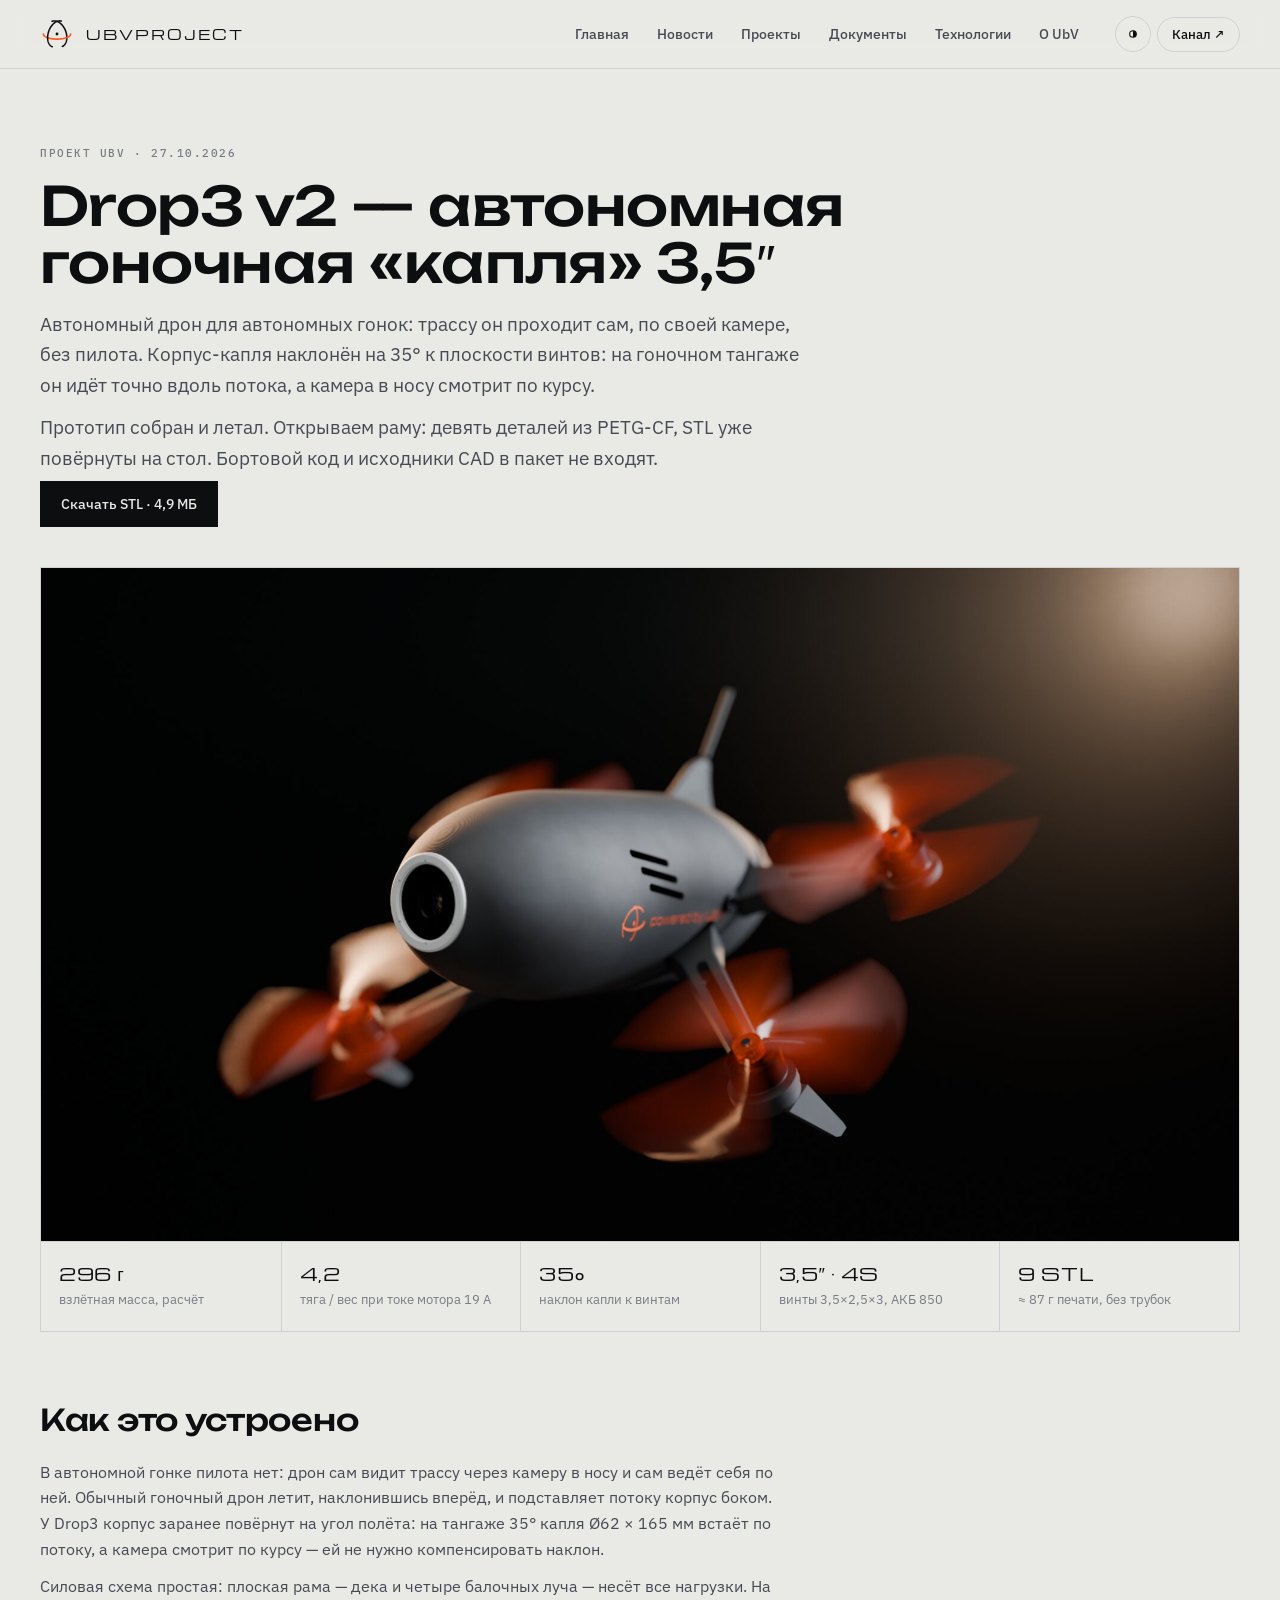
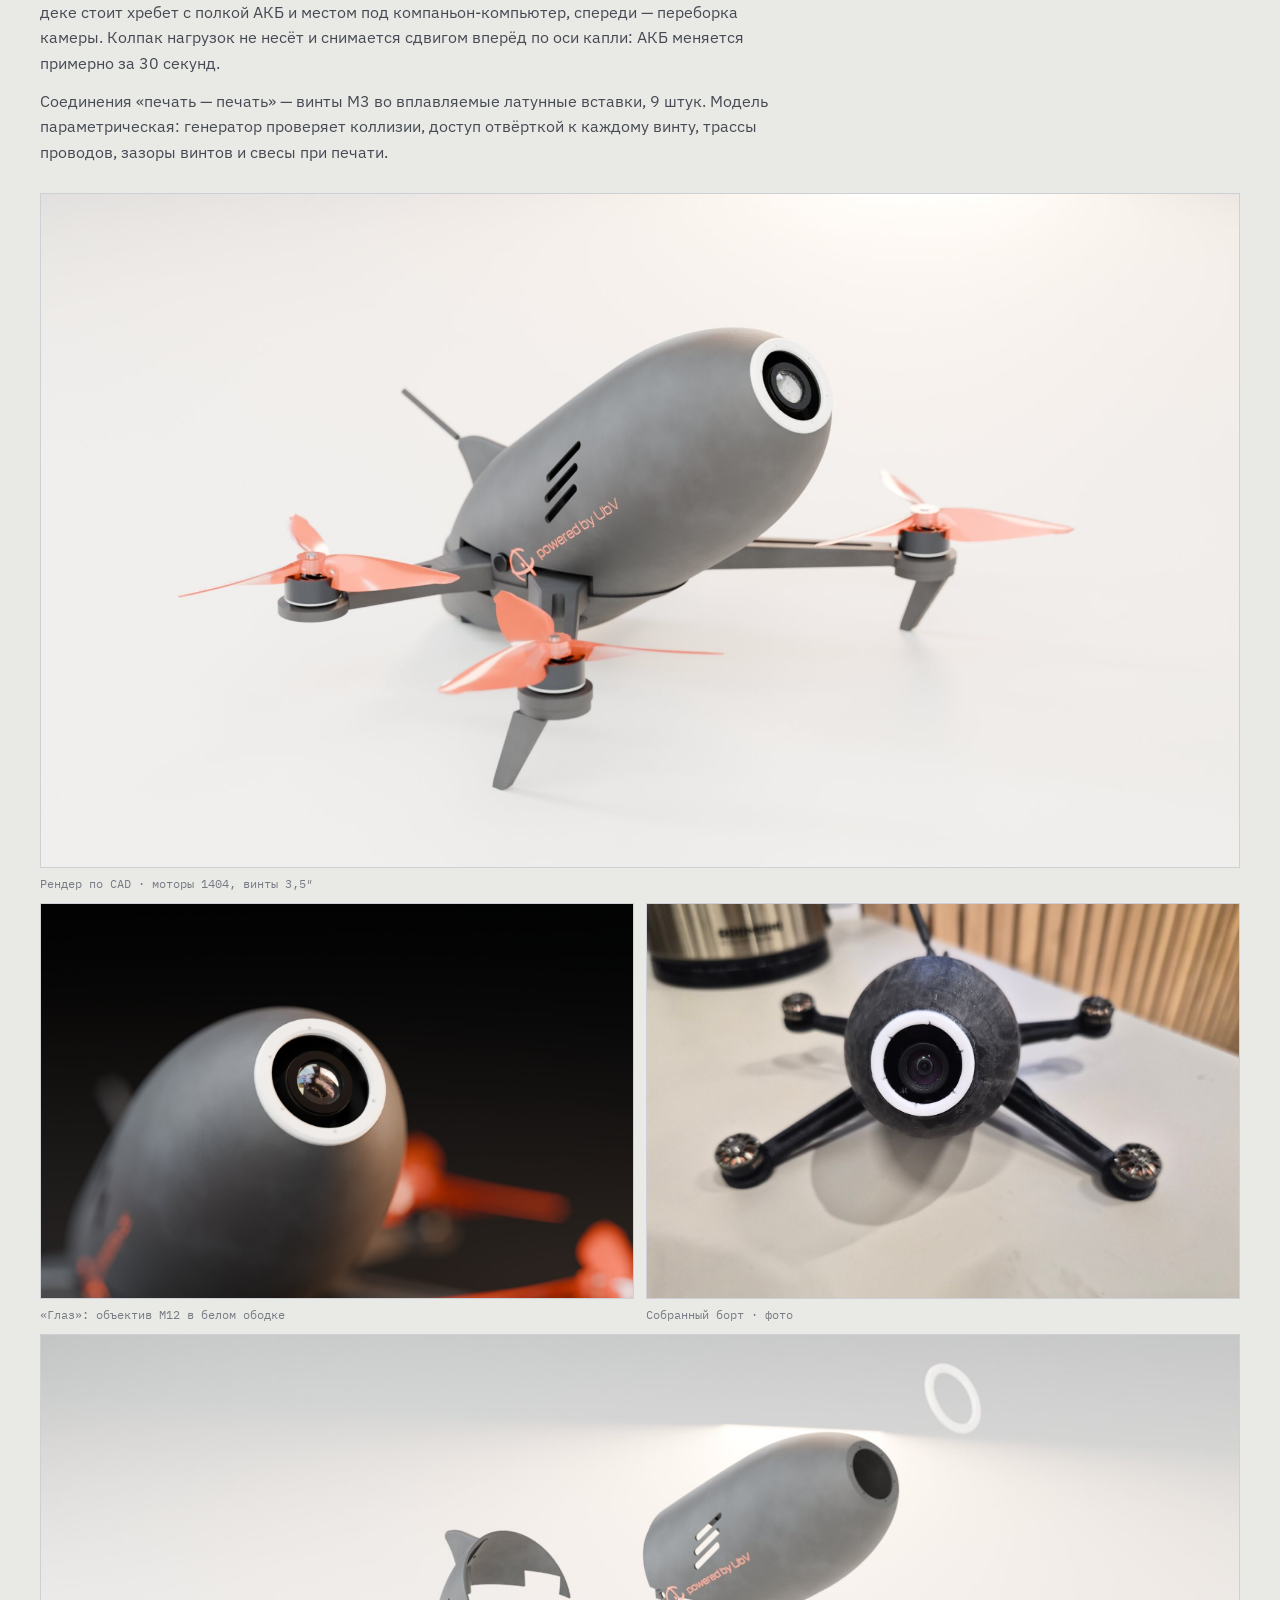
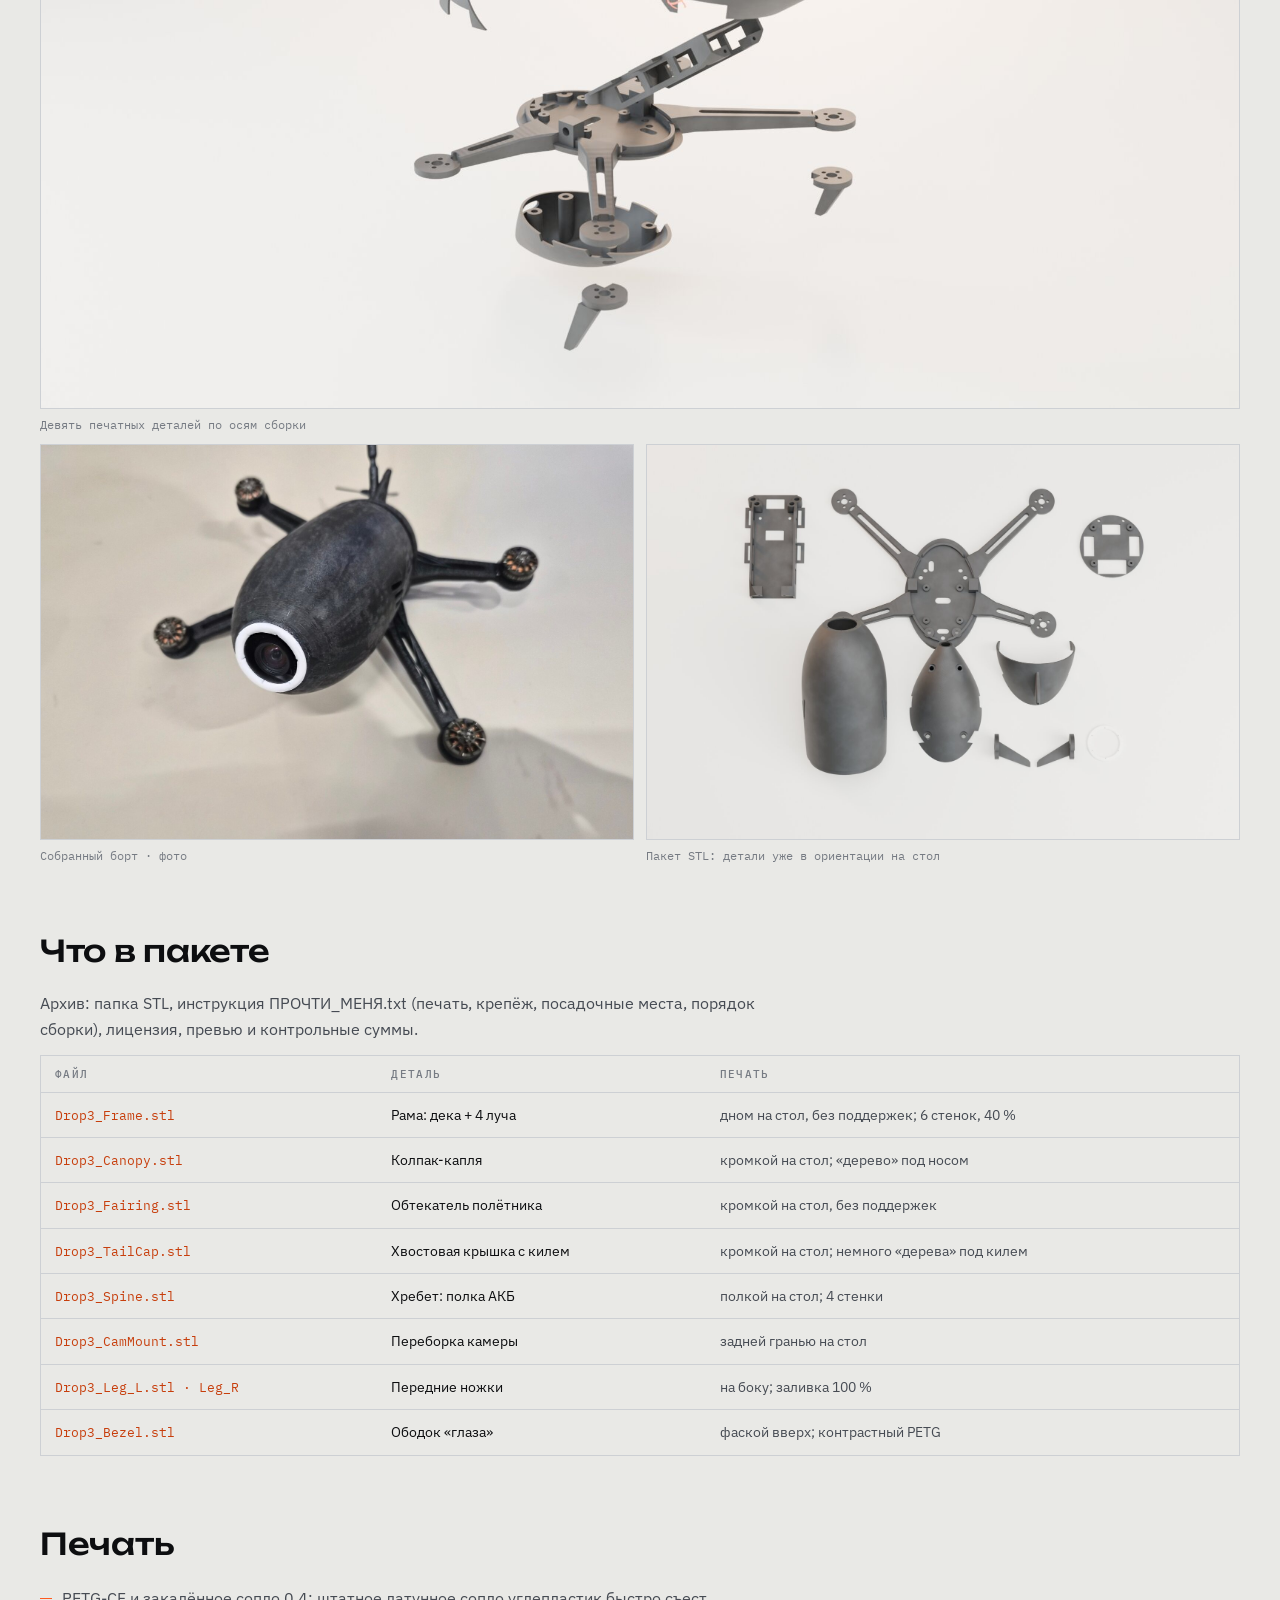
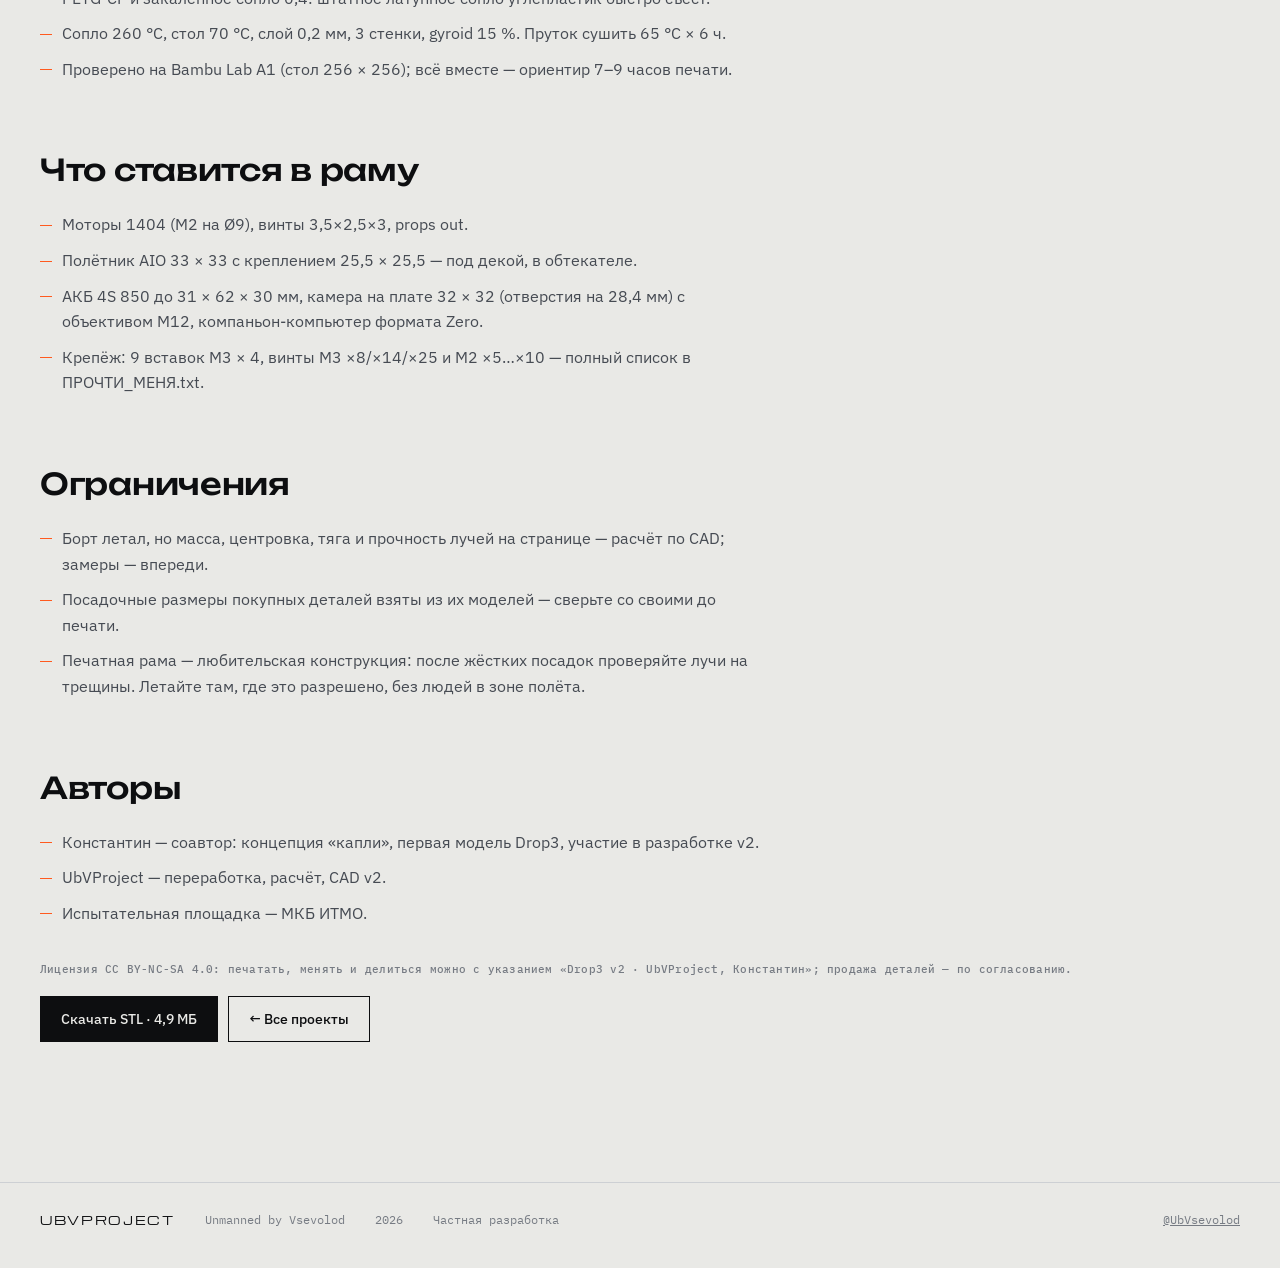
<file: projects/drop3/index.html>
<!doctype html>
<html lang="ru"><head><meta charset="utf-8"><meta name="viewport" content="width=device-width, initial-scale=1, viewport-fit=cover"><title>DROP3 v2 — Автономная гоночная «капля» 3,5″ — рама открыта · UBVPROJECT</title><meta name="description" content="Автономный дрон для автономных гонок: трассу проходит сам, по своей камере. Корпус-капля под 35° к винтам идёт в полёте вдоль потока. Борт летал; рама из PETG-CF — девять STL."><link rel="canonical" href="https://ubvproject.github.io/projects/drop3/"><meta property="og:site_name" content="UBVPROJECT"><meta property="og:locale" content="ru_RU"><meta property="og:type" content="article"><meta property="og:title" content="DROP3 v2 — Автономная гоночная «капля» 3,5″ — рама открыта · UBVPROJECT"><meta property="og:description" content="Автономный дрон для автономных гонок: трассу проходит сам, по своей камере. Корпус-капля под 35° к винтам идёт в полёте вдоль потока. Борт летал; рама из PETG-CF — девять STL."><meta property="og:url" content="https://ubvproject.github.io/projects/drop3/"><meta property="og:image" content="https://ubvproject.github.io/projects/drop3/og.png"><meta property="og:image:width" content="1200"><meta property="og:image:height" content="630"><meta name="twitter:card" content="summary_large_image"><meta name="theme-color" content="#0D0E10"><link rel="icon" href="../../assets/logo.svg" type="image/svg+xml"><link rel="preconnect" href="https://fonts.googleapis.com"><link rel="preconnect" href="https://fonts.gstatic.com" crossorigin><link rel="stylesheet" href="https://fonts.googleapis.com/css2?family=IBM+Plex+Mono:wght@400;500&family=IBM+Plex+Sans:wght@400;500;600&family=Michroma&family=Unbounded:wght@400;500;600&display=swap"><link rel="stylesheet" href="../../assets/site.css"></head><body><header class="top"><div class="wrap"><a class="brand" href="../../" aria-label="UBVPROJECT — на главную"><svg viewBox="0 0 200 200" class="sym" data-gimbal='{"w":9,"speed":14,"hover":false,"hidden":false}'></svg><span class="word">UBVPROJECT</span></a><nav class="tabs" aria-label="Разделы"><a class="tablink" href="../../#home">Главная</a><a class="tablink" href="../../#news">Новости</a><a class="tablink" href="../../#projects">Проекты</a><a class="tablink" href="../../#docs">Документы</a><a class="tablink" href="../../#tech">Технологии</a><a class="tablink" href="../../#about">О UbV</a><i class="ink"></i></nav><div class="tools"><button class="icon-btn" type="button" data-act="theme" aria-label="Сменить тему"><svg viewBox="0 0 24 24" aria-hidden="true"><circle cx="12" cy="12" r="5" fill="none" stroke="currentColor" stroke-width="1.6"/><path d="M12 7a5 5 0 0 1 0 10Z" fill="currentColor"/></svg></button><a class="tg" href="https://t.me/UbVsevolod" rel="noopener">Канал ↗</a></div></div></header><main><section class="on"><div class="wrap page pj"><span class="label">Проект UbV · 27.10.2026</span><h1>Drop3 v2 — автономная гоночная «капля» 3,5″</h1><p class="lead">Автономный дрон для автономных гонок: трассу он проходит сам, по своей камере, без пилота. Корпус-капля наклонён на 35° к плоскости винтов: на гоночном тангаже он идёт точно вдоль потока, а камера в носу смотрит по курсу.</p><p class="lead">Прототип собран и летал. Открываем раму: девять деталей из PETG-CF, STL уже повёрнуты на стол. Бортовой код и исходники CAD в пакет не входят.</p><div class="btns"><a class="btn solid" href="Drop3_v2_frame_STL_2026-10-27.zip">Скачать STL · 4,9 МБ</a></div><figure class="pj-hero reveal"><img src="../../assets/v2/drop3_hero.jpg" alt="Drop3 v2 — автономная гоночная «капля» 3,5″" loading="lazy"></figure><div class="pj-facts num reveal"><div><b>296 г</b><span>взлётная масса, расчёт</span></div><div><b>4,2</b><span>тяга / вес при токе мотора 19 А</span></div><div><b>35°</b><span>наклон капли к винтам</span></div><div><b>3,5″ · 4S</b><span>винты 3,5×2,5×3, АКБ 850</span></div><div><b>9 STL</b><span>≈ 87 г печати, без трубок</span></div></div><h2>Как это устроено</h2><p class='pj-p'>В автономной гонке пилота нет: дрон сам видит трассу через камеру в носу и сам ведёт себя по ней. Обычный гоночный дрон летит, наклонившись вперёд, и подставляет потоку корпус боком. У Drop3 корпус заранее повёрнут на угол полёта: на тангаже 35° капля Ø62 × 165 мм встаёт по потоку, а камера смотрит по курсу — ей не нужно компенсировать наклон.</p><p class='pj-p'>Силовая схема простая: плоская рама — дека и четыре балочных луча — несёт все нагрузки. На деке стоит хребет с полкой АКБ и местом под компаньон-компьютер, спереди — переборка камеры. Колпак нагрузок не несёт и снимается сдвигом вперёд по оси капли: АКБ меняется примерно за 30 секунд.</p><p class='pj-p'>Соединения «печать — печать» — винты M3 во вплавляемые латунные вставки, 9 штук. Модель параметрическая: генератор проверяет коллизии, доступ отвёрткой к каждому винту, трассы проводов, зазоры винтов и свесы при печати.</p><div class="pj-gal reveal"><figure class="wide"><img class="t-dark" src="../../assets/v2/drop3_studio_d.jpg" alt="Рендер по CAD · моторы 1404, винты 3,5″" loading="lazy"><img class="t-light" src="../../assets/v2/drop3_studio_l.jpg" alt="Рендер по CAD · моторы 1404, винты 3,5″" loading="lazy"><figcaption>Рендер по CAD · моторы 1404, винты 3,5″</figcaption></figure><figure class=""><img src="../../assets/v2/drop3_eye.jpg" alt="«Глаз»: объектив M12 в белом ободке" loading="lazy"><figcaption>«Глаз»: объектив M12 в белом ободке</figcaption></figure><figure class=""><img src="../../assets/v2/drop3_photo_1.jpg" alt="Собранный борт · фото" loading="lazy"><figcaption>Собранный борт · фото</figcaption></figure><figure class="wide"><img class="t-dark" src="../../assets/v2/drop3_parts_d.jpg" alt="Девять печатных деталей по осям сборки" loading="lazy"><img class="t-light" src="../../assets/v2/drop3_parts_l.jpg" alt="Девять печатных деталей по осям сборки" loading="lazy"><figcaption>Девять печатных деталей по осям сборки</figcaption></figure><figure class=""><img src="../../assets/v2/drop3_photo_2.jpg" alt="Собранный борт · фото" loading="lazy"><figcaption>Собранный борт · фото</figcaption></figure><figure class=""><img src="../../assets/v2/drop3_stl_pack.jpg" alt="Пакет STL: детали уже в ориентации на стол" loading="lazy"><figcaption>Пакет STL: детали уже в ориентации на стол</figcaption></figure></div><h2>Что в пакете</h2><p class="pj-p">Архив: папка STL, инструкция ПРОЧТИ_МЕНЯ.txt (печать, крепёж, посадочные места, порядок сборки), лицензия, превью и контрольные суммы.</p><div class="pj-table"><table><thead><tr><th>Файл</th><th>Деталь</th><th>Печать</th></tr></thead><tbody><tr><td><code>Drop3_Frame.stl</code></td><td>Рама: дека + 4 луча</td><td>дном на стол, без поддержек; 6 стенок, 40 %</td></tr><tr><td><code>Drop3_Canopy.stl</code></td><td>Колпак-капля</td><td>кромкой на стол; «дерево» под носом</td></tr><tr><td><code>Drop3_Fairing.stl</code></td><td>Обтекатель полётника</td><td>кромкой на стол, без поддержек</td></tr><tr><td><code>Drop3_TailCap.stl</code></td><td>Хвостовая крышка с килем</td><td>кромкой на стол; немного «дерева» под килем</td></tr><tr><td><code>Drop3_Spine.stl</code></td><td>Хребет: полка АКБ</td><td>полкой на стол; 4 стенки</td></tr><tr><td><code>Drop3_CamMount.stl</code></td><td>Переборка камеры</td><td>задней гранью на стол</td></tr><tr><td><code>Drop3_Leg_L.stl · Leg_R</code></td><td>Передние ножки</td><td>на боку; заливка 100 %</td></tr><tr><td><code>Drop3_Bezel.stl</code></td><td>Ободок «глаза»</td><td>фаской вверх; контрастный PETG</td></tr></tbody></table></div><h2>Печать</h2><ul class="dash"><li>PETG-CF и закалённое сопло 0,4: штатное латунное сопло углепластик быстро съест.</li><li>Сопло 260 °C, стол 70 °C, слой 0,2 мм, 3 стенки, gyroid 15 %. Пруток сушить 65 °C × 6 ч.</li><li>Проверено на Bambu Lab A1 (стол 256 × 256); всё вместе — ориентир 7–9 часов печати.</li></ul><h2>Что ставится в раму</h2><ul class="dash"><li>Моторы 1404 (M2 на Ø9), винты 3,5×2,5×3, props out.</li><li>Полётник AIO 33 × 33 с креплением 25,5 × 25,5 — под декой, в обтекателе.</li><li>АКБ 4S 850 до 31 × 62 × 30 мм, камера на плате 32 × 32 (отверстия на 28,4 мм) с объективом M12, компаньон-компьютер формата Zero.</li><li>Крепёж: 9 вставок M3 × 4, винты M3 ×8/×14/×25 и M2 ×5…×10 — полный список в ПРОЧТИ_МЕНЯ.txt.</li></ul><h2>Ограничения</h2><ul class="dash"><li>Борт летал, но масса, центровка, тяга и прочность лучей на странице — расчёт по CAD; замеры — впереди.</li><li>Посадочные размеры покупных деталей взяты из их моделей — сверьте со своими до печати.</li><li>Печатная рама — любительская конструкция: после жёстких посадок проверяйте лучи на трещины. Летайте там, где это разрешено, без людей в зоне полёта.</li></ul><h2>Авторы</h2><ul class="dash"><li>Константин — соавтор: концепция «капли», первая модель Drop3, участие в разработке v2.</li><li>UbVProject — переработка, расчёт, CAD v2.</li><li>Испытательная площадка — МКБ ИТМО.</li></ul><p class="pj-lic label">Лицензия CC BY-NC-SA 4.0: печатать, менять и делиться можно с указанием «Drop3 v2 · UbVProject, Константин»; продажа деталей — по согласованию.</p><div class="btns"><a class="btn solid" href="Drop3_v2_frame_STL_2026-10-27.zip">Скачать STL · 4,9 МБ</a><a class="btn" href="../../#projects">← Все проекты</a></div></div></section></main><footer><div class="wrap"><span class="word">UBVPROJECT</span><span>Unmanned by Vsevolod</span><span>2026</span><span>Частная разработка</span><span style="margin-left:auto"><a href="https://t.me/UbVsevolod" rel="noopener">@UbVsevolod</a></span></div></footer><script src="../../assets/site.js"></script></body></html>
</file>
<file: assets/site.css>
/* UBVPROJECT — тема сайта (вариант A «Подвес»). Цвета: «Карбон» (тёмная) / «Карбон светлый» (светлая). */

:root {
  --bg: #0D0E10; --fg: #E9E9E6; --fg-2: #A4A9B0; --muted: #6F757D; --rule: #24272C; --panel: #131518; --panel-2: #181B1F;
  --accent: #FF5A1F; --accent-text: #FF7A45; --on-accent: #0D0E10;
  --i: #E9E9E6; --a: #FF5A1F; --b: #0D0E10; --m: #3A3E44;
  --word: "Michroma", "Eurostile", "Arial", sans-serif;
  --display: "Unbounded", "Arial", sans-serif;
  --body: "IBM Plex Sans", system-ui, sans-serif;
  --mono: "IBM Plex Mono", Menlo, monospace;
  --ease: cubic-bezier(.2, .7, .1, 1);
  color-scheme: dark;
}
:root[data-theme="light"] {
  --bg: #E9E9E6; --fg: #0D0E10; --fg-2: #464B53; --muted: #767B83; --rule: #CDD0D4; --panel: #F2F2EF; --panel-2: #E1E2E0;
  --accent-text: #C73E0C; --i: #0D0E10; --b: #E9E9E6; --m: #B3B7BC; color-scheme: light;
}
@media (prefers-color-scheme: light) {
  :root:not([data-theme="dark"]) {
    --bg: #E9E9E6; --fg: #0D0E10; --fg-2: #464B53; --muted: #767B83; --rule: #CDD0D4; --panel: #F2F2EF; --panel-2: #E1E2E0;
    --accent-text: #C73E0C; --i: #0D0E10; --b: #E9E9E6; --m: #B3B7BC; color-scheme: light;
  }
}
* { box-sizing: border-box; }
[hidden] { display: none !important; }
html { scroll-behavior: smooth; }
body { margin: 0; background: var(--bg); color: var(--fg); font: 16px/1.6 var(--body); -webkit-font-smoothing: antialiased; transition: background .5s var(--ease), color .5s var(--ease); }
a { color: inherit; }
button { font: inherit; color: inherit; cursor: pointer; background: none; border: 0; }
:focus-visible { outline: 2px solid var(--accent); outline-offset: 3px; }
.wrap { max-width: 1240px; margin: 0 auto; padding-left: max(20px, env(safe-area-inset-left, 0px)); padding-right: max(20px, env(safe-area-inset-right, 0px)); }
.label { font: 500 11px/1.4 var(--mono); letter-spacing: .14em; text-transform: uppercase; color: var(--muted); }
.word { font-family: var(--word); letter-spacing: .14em; text-transform: uppercase; }
h1, h2, h3 { font-family: var(--display); font-weight: 500; margin: 0; text-wrap: balance; letter-spacing: -.01em; }
p { margin: 0; }
.num { font-variant-numeric: tabular-nums; }
.sym .f-i { fill: var(--i); } .sym .f-a { fill: var(--a); } .sym .f-b { fill: var(--b); } .sym .f-m { fill: var(--m); }
.sym .s-i { stroke: var(--i); } .sym .s-a { stroke: var(--a); } .sym .s-b { stroke: var(--b); } .sym .s-m { stroke: var(--m); }
.t-light { display: none; }
:root[data-theme="light"] .t-light { display: block; } :root[data-theme="light"] .t-dark { display: none; }
@media (prefers-color-scheme: light) { :root:not([data-theme="dark"]) .t-light { display: block; } :root:not([data-theme="dark"]) .t-dark { display: none; } }
:root[data-theme="light"] .lineart { filter: invert(1); }
@media (prefers-color-scheme: light) { :root:not([data-theme="dark"]) .lineart { filter: invert(1); } }

/* шапка */
.top { position: sticky; top: env(safe-area-inset-top, 0px); z-index: 20; backdrop-filter: blur(14px) saturate(1.2); -webkit-backdrop-filter: blur(14px); background: color-mix(in srgb, var(--bg) 78%, transparent); border-bottom: 1px solid var(--rule); }
body::before { content: ""; position: fixed; inset: 0 0 auto; height: env(safe-area-inset-top, 0px); z-index: 30; background: var(--bg); }
.top .wrap { display: flex; align-items: center; gap: 24px; min-height: 68px; }
.brand { display: flex; align-items: center; gap: 12px; text-decoration: none; }
.brand svg { width: 34px; height: 34px; }
.brand .word { font-size: 14px; }
.tabs { display: flex; gap: 4px; margin-left: auto; position: relative; flex-wrap: wrap; }
.tabs button { padding: 8px 12px; font: 500 14px var(--body); color: var(--fg-2); position: relative; transition: color .3s; }
.tabs button[aria-current="page"] { color: var(--fg); }
.tabs .ink { position: absolute; bottom: -1px; height: 2px; background: var(--accent); transition: left .45s var(--ease), width .45s var(--ease); }
.tools { display: flex; gap: 6px; align-items: center; }
.icon-btn { width: 36px; height: 36px; display: grid; place-items: center; border: 1px solid var(--rule); border-radius: 50%; transition: border-color .3s, transform .4s var(--ease); }
.icon-btn:hover { border-color: var(--fg-2); transform: rotate(-20deg); }
.icon-btn svg { width: 16px; height: 16px; }
.tg { font: 500 13px var(--body); text-decoration: none; padding: 8px 14px; border: 1px solid var(--rule); border-radius: 99px; transition: background .3s, color .3s, border-color .3s; }
.tg:hover { background: var(--fg); color: var(--bg); border-color: var(--fg); }

/* вкладки и переходы */
main > section { display: none; }
main > section.on { display: block; animation: tabIn .7s var(--ease) both; }
@keyframes tabIn { from { opacity: 0; transform: translateY(14px); filter: blur(4px); } to { opacity: 1; transform: none; filter: none; } }
::view-transition-old(root) { animation: vtOut .35s var(--ease) both; }
::view-transition-new(root) { animation: vtIn .55s var(--ease) both; }
@keyframes vtOut { to { opacity: 0; transform: translateY(-8px); } }
@keyframes vtIn { from { opacity: 0; transform: translateY(10px); } }
.pre { opacity: 0; transform: translateY(26px); }
.reveal { transition: opacity .9s var(--ease), transform .9s var(--ease); }
.sec { padding-block: 96px 24px; }
.sec-h { display: grid; grid-template-columns: 160px minmax(0, 1fr); gap: 10px 40px; margin-bottom: 44px; align-items: baseline; }
.sec-h .label { color: var(--accent-text); }
.sec-h h2 { font-size: clamp(30px, 4.2vw, 54px); line-height: 1.05; }
.sec-h p { grid-column: 2; color: var(--fg-2); max-width: 44em; margin-top: 14px; font-size: 18px; }

/* оптимизация */
.opt { display: grid; grid-template-columns: 1fr 1fr; gap: 1px; background: var(--rule); border: 1px solid var(--rule); }
.opt > div { background: var(--bg); padding: 28px 28px 30px; display: grid; gap: 18px; align-content: start; }
.opt .dir { display: flex; align-items: center; gap: 12px; font: 400 13px var(--word); letter-spacing: .2em; }
.opt .dir i { width: 34px; height: 34px; border: 1px solid var(--rule); border-radius: 50%; display: grid; place-items: center; font-style: normal; color: var(--accent); }
.opt ul { list-style: none; margin: 0; padding: 0; display: grid; gap: 0; }
.opt li { display: grid; grid-template-columns: minmax(0, 1fr) 120px; gap: 6px 18px; padding: 16px 0; border-top: 1px solid var(--rule); align-items: center; }
.opt li b { font: 500 20px var(--display); }
.opt li span { color: var(--fg-2); font-size: 15px; grid-column: 1; }
.opt li .bar { grid-column: 2; grid-row: 1 / span 2; height: 4px; background: var(--rule); position: relative; overflow: hidden; }
.opt li .bar::after { content: ""; position: absolute; inset: 0; background: var(--accent); transform-origin: left; transform: scaleX(var(--v, .5)); transition: transform 1.6s var(--ease); }
.opt .min li .bar::after { background: var(--fg-2); }
.opt.idle li .bar::after { transform: scaleX(0); }
.opt .result { grid-column: 1 / -1; display: flex; flex-wrap: wrap; justify-content: space-between; gap: 12px 30px; align-items: baseline; }
.opt .result b { font: 500 clamp(24px, 3vw, 36px) var(--display); }
.opt .result b em { font-style: normal; color: var(--accent); }
.opt .result span { color: var(--fg-2); max-width: 30em; }

/* технологии */
.techs { display: grid; grid-template-columns: repeat(3, minmax(0, 1fr)); gap: 1px; background: var(--rule); border: 1px solid var(--rule); }
.tech { background: var(--bg); padding: 26px 24px 28px; display: grid; gap: 14px; align-content: start; transition: background .4s var(--ease); }
.tech:hover { background: var(--panel); }
.tech svg { width: 64px; height: 64px; transition: transform .8s var(--ease); }
.tech:hover svg { transform: rotate(-8deg) scale(1.06); }
.tech b { font: 500 19px var(--display); }
.tech p { color: var(--fg-2); font-size: 15px; }

/* новости */
.news { display: grid; gap: 0; border-top: 1px solid var(--rule); }
.news article { display: grid; grid-template-columns: 140px 150px minmax(0, 1fr); gap: 8px 28px; padding: 24px 0; border-bottom: 1px solid var(--rule); align-items: baseline; transition: padding .5s var(--ease); }
.news article:hover { padding-left: 10px; }
.news time { font: 500 13px var(--mono); color: var(--fg-2); }
.news .tag { font: 500 11px var(--mono); letter-spacing: .1em; text-transform: uppercase; color: var(--accent-text); }
.news h3 { font-size: 21px; line-height: 1.25; }
.news p { color: var(--fg-2); margin-top: 6px; grid-column: 3; }

/* документы */
.doccard { display: grid; grid-template-columns: minmax(0, 1.1fr) minmax(0, 1fr); gap: 0; border: 1px solid var(--rule); overflow: hidden; }
.doccard .pic { position: relative; overflow: hidden; min-height: 320px; background: #0D0E10; }
.doccard .pic img { position: absolute; inset: 0; width: 100%; height: 100%; object-fit: cover; transition: transform 1.6s var(--ease); }
.doccard:hover .pic img { transform: scale(1.05); }
.doccard .txt { padding: 34px; display: grid; gap: 14px; align-content: center; }
.doccard code { font: 500 14px var(--mono); color: var(--accent-text); }
.doccard h3 { font-size: clamp(24px, 2.6vw, 32px); line-height: 1.15; }
.doccard p { color: var(--fg-2); }
.btns { display: flex; flex-wrap: wrap; gap: 10px; margin-top: 8px; }
.btn { display: inline-flex; align-items: center; gap: 10px; padding: 13px 20px; font: 500 14px var(--body); text-decoration: none; border: 1px solid var(--fg); transition: background .35s, color .35s, gap .35s var(--ease); }
.btn.solid { background: var(--fg); color: var(--bg); }
.btn:hover { gap: 16px; }
.btn.solid:hover { background: var(--accent); border-color: var(--accent); color: var(--on-accent); }

/* проекты */
.soon { display: grid; grid-template-columns: minmax(0, 1fr) minmax(0, 1fr); gap: 0; border: 1px solid var(--rule); overflow: hidden; }
.soon .pic { position: relative; min-height: 360px; background: var(--panel); overflow: hidden; }
.soon .pic img { position: absolute; inset: 0; width: 100%; height: 100%; object-fit: contain; transition: opacity 1.2s var(--ease), transform 1.6s var(--ease); }
.soon .pic img.lineart { opacity: 0; transform: scale(1.03); }
.soon:hover .pic img.lineart { opacity: 1; transform: none; }
.soon:hover .pic img.shade { opacity: 0; }
.soon .txt { padding: 34px; display: grid; gap: 14px; align-content: center; }
.soon .txt p { color: var(--fg-2); font-size: 18px; }
.powered { margin-top: 28px; display: grid; grid-template-columns: minmax(0, 1fr) auto; gap: 18px; align-items: center; padding: 26px 30px; border: 1px solid var(--rule); background: var(--panel); }
.powered .pb { font: 500 12px var(--mono); letter-spacing: .12em; text-transform: uppercase; color: var(--accent-text); }
.powered b { font: 500 22px var(--display); display: block; margin-top: 6px; }
.gal { display: grid; grid-template-columns: 2fr 1fr; grid-template-rows: auto auto; gap: 12px; margin-top: 28px; }
.gal figure { margin: 0; position: relative; overflow: hidden; background: #0D0E10; }
.gal figure:first-child { grid-row: span 2; }
.gal img { width: 100%; height: 100%; object-fit: cover; display: block; transition: transform 1.4s var(--ease); }
.gal figure:hover img { transform: scale(1.04); }

/* о UbV */
.about { display: grid; grid-template-columns: minmax(0, 1fr) minmax(0, 1fr); gap: 56px; align-items: start; }
.about .txt { display: grid; gap: 18px; font-size: 19px; }
.about .txt p:first-child { font: 400 clamp(22px, 2.4vw, 30px)/1.35 var(--display); }
.policy { display: grid; gap: 0; border-top: 1px solid var(--rule); }
.policy div { display: grid; grid-template-columns: 44px minmax(0, 1fr); gap: 4px 16px; padding: 18px 0; border-bottom: 1px solid var(--rule); }
.policy .n { font: 400 12px var(--word); color: var(--accent-text); padding-top: 4px; }
.policy b { font: 500 18px var(--display); }
.policy p { grid-column: 2; color: var(--fg-2); font-size: 15px; }
.channel { margin-top: 48px; display: flex; flex-wrap: wrap; justify-content: space-between; align-items: center; gap: 16px; padding: 30px; border: 1px solid var(--rule); }
.channel b { font: 500 22px var(--display); }
.draft { font: 500 11px var(--mono); color: var(--accent-text); letter-spacing: .1em; text-transform: uppercase; }

footer { margin-top: 110px; border-top: 1px solid var(--rule); }
footer .wrap { display: flex; flex-wrap: wrap; gap: 12px 30px; padding-block: 28px 40px; color: var(--muted); font: 12px var(--mono); align-items: center; }
footer .word { color: var(--fg); font-size: 12px; }

@media (max-width: 980px) {
  .tabs { order: 3; width: 100%; margin-left: 0; overflow-x: auto; flex-wrap: nowrap; }
  .top .wrap { flex-wrap: wrap; padding-block: 8px; }
  .tools { margin-left: auto; }
  .techs { grid-template-columns: repeat(2, minmax(0, 1fr)); }
  .doccard, .soon, .about, .opt { grid-template-columns: minmax(0, 1fr); }
  .gal { grid-template-columns: minmax(0, 1fr); }
  .gal figure:first-child { grid-row: auto; }
}
@media (max-width: 640px) {
  .sec { padding-block: 64px 12px; }
  .sec-h { grid-template-columns: minmax(0, 1fr); }
  .sec-h p { grid-column: 1; }
  .techs { grid-template-columns: minmax(0, 1fr); }
  .news article { grid-template-columns: minmax(0, 1fr); gap: 4px; }
  .news p { grid-column: 1; }
  .opt li { grid-template-columns: minmax(0, 1fr) 70px; }
  .powered { grid-template-columns: minmax(0, 1fr); }
  .tg { display: none; }
}
@media (prefers-reduced-motion: reduce) {
  *, *::before, *::after { animation-duration: .01ms !important; transition-duration: .01ms !important; }
  .pre { opacity: 1; transform: none; }
}

.heroA { position: relative; overflow: hidden; min-height: min(86vh, 860px); display: grid; align-items: center; }
.heroA .wrap { display: grid; grid-template-columns: minmax(0, 1.05fr) minmax(0, 1fr); gap: 40px; align-items: center; padding-block: 60px; }
.heroA .kick { display: flex; gap: 14px; align-items: center; }
.heroA .kick i { width: 40px; height: 1px; background: var(--accent); }
.heroA h1 { font-size: clamp(36px, 5vw, 66px); line-height: 1.02; margin: 22px 0 22px; }
.heroA h1 span { display: block; overflow: hidden; }
.heroA h1 span > em { display: block; font-style: normal; animation: rise 1.1s var(--ease) both; }
.heroA h1 span:nth-child(2) > em { animation-delay: .12s; } .heroA h1 span:nth-child(3) > em { animation-delay: .24s; }
@keyframes rise { from { transform: translateY(105%); } }
.heroA .lead { color: var(--fg-2); font-size: 19px; max-width: 34em; animation: fade 1.2s .4s var(--ease) both; }
@keyframes fade { from { opacity: 0; transform: translateY(10px); } }
.heroA .facts { display: grid; grid-template-columns: repeat(3, minmax(0, 1fr)); margin-top: 40px; border-top: 1px solid var(--rule); animation: fade 1.2s .6s var(--ease) both; }
.heroA .facts div { padding: 16px 16px 0 0; display: grid; gap: 4px; }
.heroA .facts div + div { padding-left: 16px; border-left: 1px solid var(--rule); }
.heroA .facts b { font: 400 15px var(--word); letter-spacing: .04em; }
.heroA .facts span { color: var(--muted); font-size: 13px; }
.stage { position: relative; aspect-ratio: 1; max-width: 620px; justify-self: end; width: 100%; }
.stage svg { width: 100%; height: 100%; overflow: visible; }
.stage .halo { position: absolute; inset: 12%; border-radius: 50%; background: radial-gradient(circle, color-mix(in srgb, var(--accent) 22%, transparent), transparent 62%); filter: blur(30px); animation: breathe 7s ease-in-out infinite; }
@keyframes breathe { 50% { opacity: .55; transform: scale(.92); } }
.stage .ticks { position: absolute; inset: 0; }
.stage .wm { position: absolute; left: 50%; bottom: -6px; transform: translateX(-50%); font-size: 13px; color: var(--muted); white-space: nowrap; }
.bigword { font: 400 clamp(40px, 10.5vw, 150px)/1 var(--word); letter-spacing: .06em; color: transparent; -webkit-text-stroke: 1px var(--rule); white-space: nowrap; overflow: hidden; padding-block: 10px 40px; text-align: center; user-select: none; }
@media (max-width: 980px) { .heroA .wrap { grid-template-columns: minmax(0, 1fr); } .stage { justify-self: center; max-width: 420px; order: -1; } }
@media (max-width: 640px) { .heroA .facts { grid-template-columns: minmax(0, 1fr); } .heroA .facts div + div { border-left: 0; padding-left: 0; } }

/* страницы документов (не справка) и 404 */
.page { padding-block: 70px 30px; }
.page h1 { font-size: clamp(30px, 4.4vw, 54px); line-height: 1.06; margin: 12px 0 18px; }
.page .lead { color: var(--fg-2); font-size: 19px; max-width: 40em; }
.page ul.dash { list-style: none; padding: 0; margin: 18px 0; display: grid; gap: 10px; max-width: 46em; }
.page ul.dash li { padding-left: 22px; position: relative; color: var(--fg-2); }
.page ul.dash li::before { content: ""; position: absolute; left: 0; top: .78em; width: 12px; height: 1px; background: var(--accent); }
.nf { font: 400 clamp(60px, 14vw, 180px)/1 var(--word); letter-spacing: .1em; color: transparent; -webkit-text-stroke: 1px var(--fg-2); }
a.tablink { color: var(--fg-2); text-decoration: none; padding: 8px 12px; font: 500 14px var(--body); }
a.tablink:hover { color: var(--fg); }
.news a.more { font: 500 13px var(--body); color: var(--accent-text); }

/* страница собственного изделия (projects/<slug>/) */
.pj h2 { font-size: clamp(22px, 2.6vw, 30px); margin: 64px 0 16px; }
.pj .lead + .lead { margin-top: 12px; }
.pj-p { color: var(--fg-2); max-width: 46em; margin-bottom: 12px; }
.pj-hero { margin: 40px 0 0; position: relative; overflow: hidden; background: #060708; border: 1px solid var(--rule); aspect-ratio: 16 / 9; }
.pj-hero img, .pj-gal img { width: 100%; height: 100%; object-fit: cover; vertical-align: top; }   /* без display: иначе перебьёт .t-dark / .t-light */
.pj-facts { display: grid; grid-template-columns: repeat(5, minmax(0, 1fr)); border: 1px solid var(--rule); border-top: 0; }
.pj-facts div { padding: 18px 18px 20px; display: grid; gap: 4px; align-content: start; }
.pj-facts div + div { border-left: 1px solid var(--rule); }
.pj-facts b { font: 400 18px var(--word); letter-spacing: .03em; }
.pj-facts span { color: var(--muted); font-size: 13px; }
.pj-gal { display: grid; grid-template-columns: repeat(6, minmax(0, 1fr)); gap: 12px; margin-top: 28px; }
.pj-gal figure { margin: 0; grid-column: span 3; display: grid; gap: 8px; align-content: start; }
.pj-gal figure.wide { grid-column: span 6; }
.pj-gal figure.third { grid-column: span 2; }
.pj-gal figure > img { aspect-ratio: 3 / 2; border: 1px solid var(--rule); background: var(--panel); }
.pj-gal figure.wide > img { aspect-ratio: 16 / 9; }
.pj-gal figure.third > img { aspect-ratio: 1; }
.pj-gal figcaption { font: 12px var(--mono); color: var(--muted); }
.pj-table { overflow-x: auto; border: 1px solid var(--rule); max-width: 100%; }
.pj-table table { width: 100%; border-collapse: collapse; font-size: 14px; }
.pj-table th, .pj-table td { text-align: left; padding: 11px 14px; border-bottom: 1px solid var(--rule); vertical-align: top; }
.pj-table th { font: 500 11px var(--mono); letter-spacing: .12em; text-transform: uppercase; color: var(--muted); }
.pj-table tr:last-child td { border-bottom: 0; }
.pj-table code { font: 13px var(--mono); color: var(--accent-text); white-space: nowrap; }
.pj-table td:last-child { color: var(--fg-2); }
.pj-lic { margin: 36px 0 18px; text-transform: none; letter-spacing: .02em; }
@media (max-width: 980px) { .pj-facts { grid-template-columns: repeat(2, minmax(0, 1fr)); } .pj-facts div + div { border-left: 0; } .pj-facts div { border-top: 1px solid var(--rule); } }
@media (max-width: 640px) { .pj-gal { grid-template-columns: minmax(0, 1fr); } .pj-gal figure, .pj-gal figure.wide, .pj-gal figure.third { grid-column: auto; } .pj-facts { grid-template-columns: minmax(0, 1fr); } }
@media (max-width: 640px) {
  .pj-table thead { display: none; }
  .pj-table tr { display: grid; gap: 4px; padding: 12px 14px; border-bottom: 1px solid var(--rule); }
  .pj-table tr:last-child { border-bottom: 0; }
  .pj-table td { padding: 0; border: 0; }
  .pj-table code { white-space: normal; }
}
</file>
